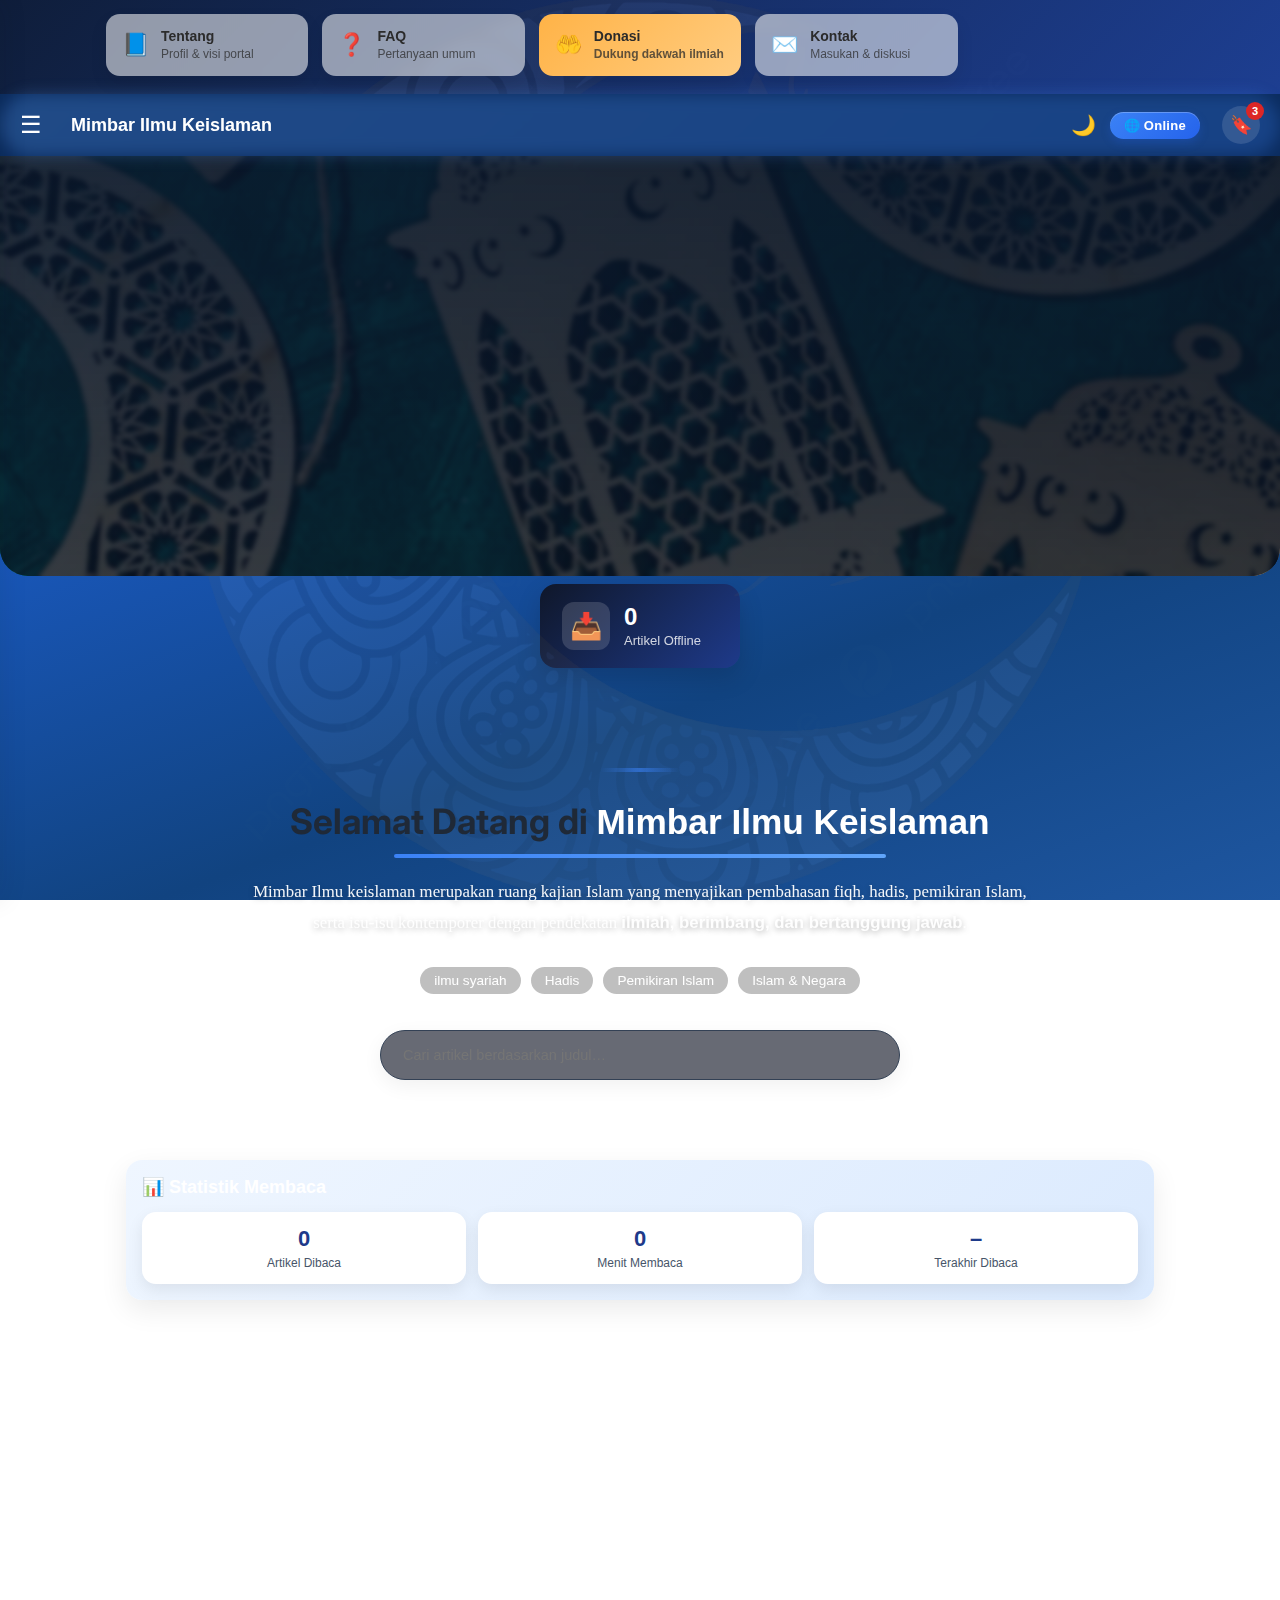
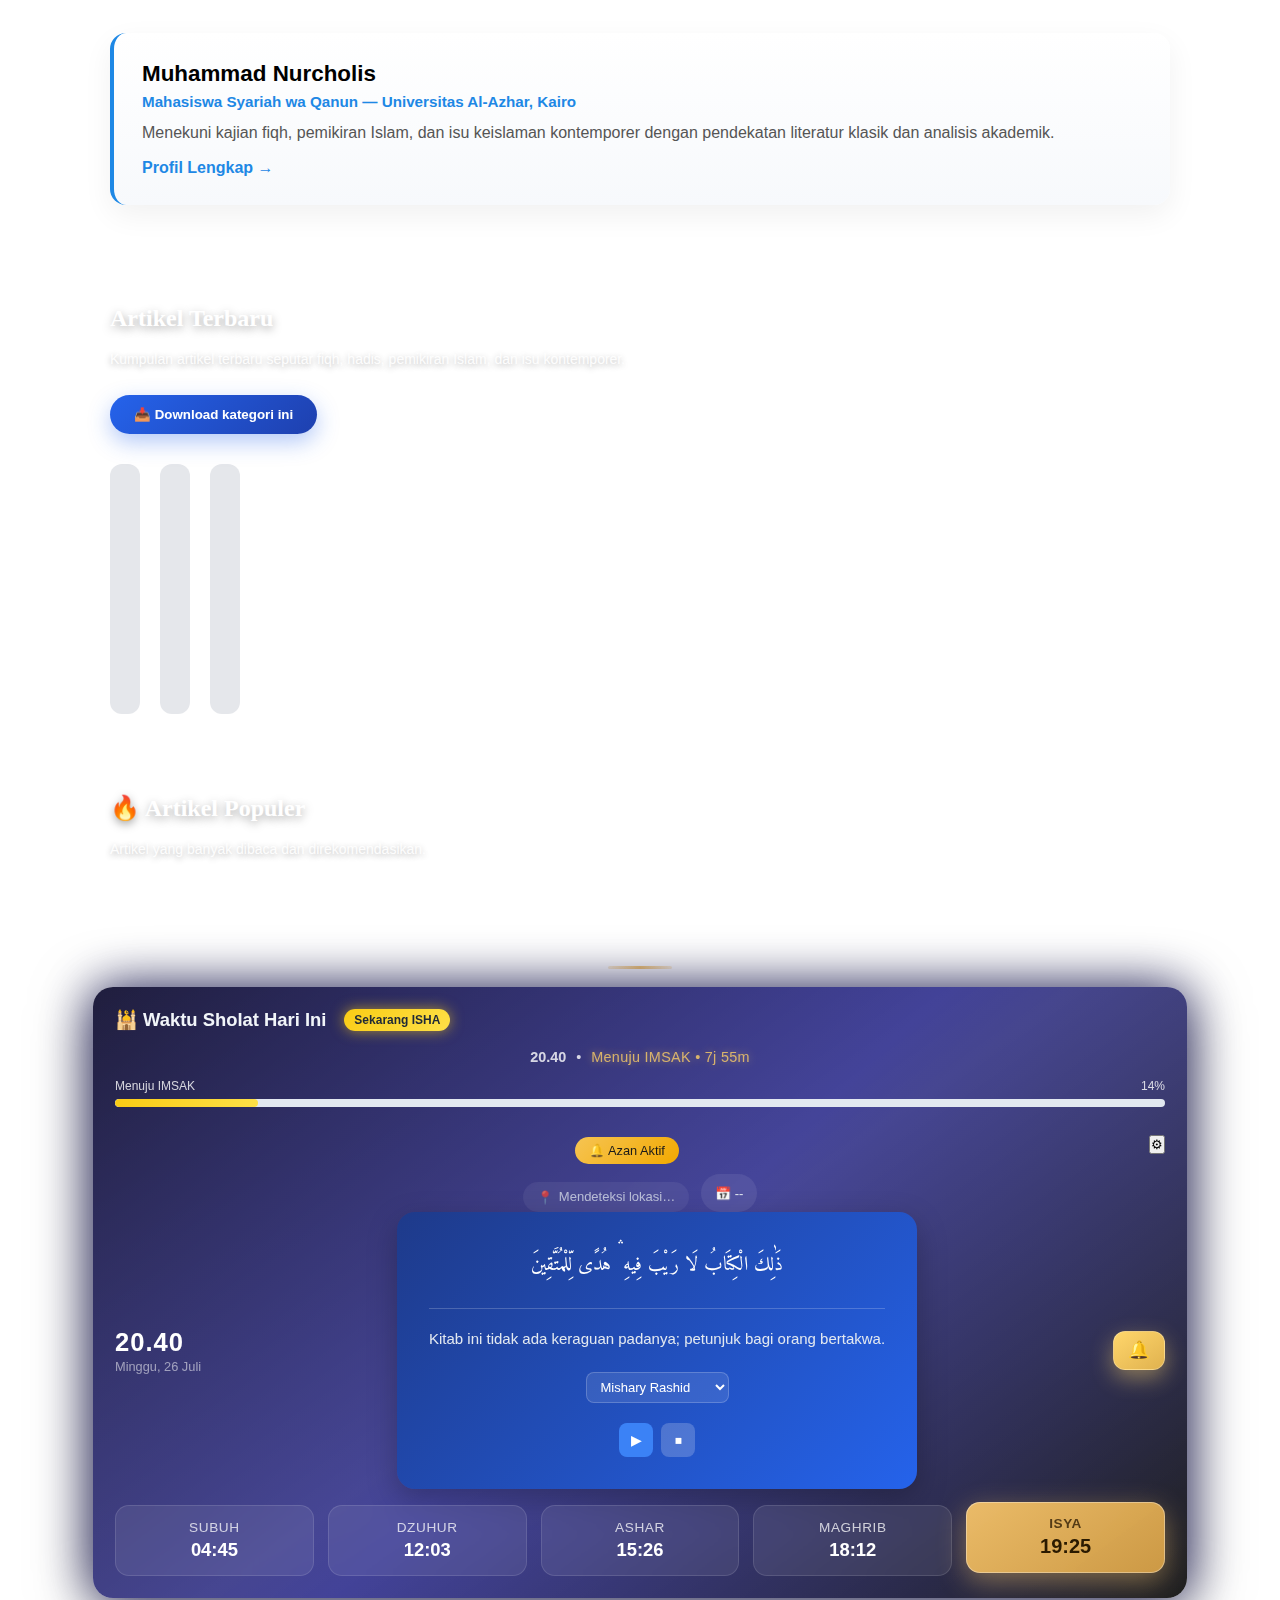
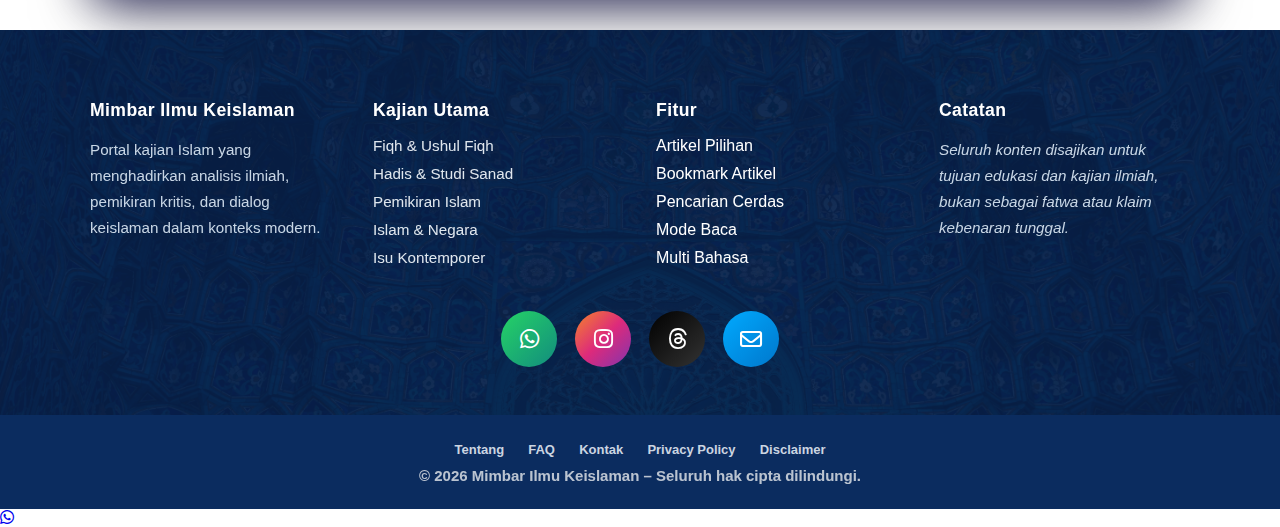
<file: index.html>
<!DOCTYPE html>
<html lang="id">
<head>
  <meta charset="UTF-8">
  <meta name="viewport" content="width=device-width, initial-scale=1.0">
  <title>Mimbar Ilmu Keislaman</title>

  <meta name="description" content="Portal kajian Islam berbasis literatur ilmiah, fiqh, hadis, dan pemikiran Islam kontemporer.">
  <meta name="keywords" content="kajian islam, fiqh, hadis, pemikiran islam, artikel islam, ilmu islam">
  <meta name="author" content="Mimbar Ilmu Keislaman">

  <!-- Open Graph -->
  <meta property="og:title" content="Mimbar Ilmu Keislaman">
  <meta property="og:description" content="Portal kajian Islam berbasis literatur ilmiah.">
  <meta property="og:type" content="website">
  <meta property="og:image" content="assets/img/preview.jpg">

  <!-- SCHEMA WEBSITE -->
<script type="application/ld+json">
{
  "@context": "https://schema.org",
  "@type": "WebSite",
  "name": "Mimbar Ilmu Keislaman",
  "url": "https://islamic-portal.vercel.app/",
  "description": "Portal kajian Islam berbasis literatur ilmiah, fiqh, hadis, dan pemikiran Islam kontemporer.",
  "inLanguage": "id",
  "publisher": {
    "@type": "Organization",
    "name": "Mimbar Ilmu Keislaman"
  }
}
</script>

 <!-- Google tag (gtag.js) -->
<script async src="https://www.googletagmanager.com/gtag/js?id=G-WGG5REMSC6"></script>
<script>
  window.dataLayer = window.dataLayer || [];
  function gtag(){dataLayer.push(arguments);}
  gtag('js', new Date());

  gtag('config', 'G-WGG5REMSC6');
</script>

   <link rel="icon" href="favicon.ico" type="image/x-icon">
<link rel="manifest" href="manifest.json">
<meta name="theme-color" content="#1e3a8a">
  <link rel="stylesheet" href="css/style.css">
   <link href="https://fonts.googleapis.com/css2?family=Amiri:wght@400;700&display=swap" rel="stylesheet">
  <link href="https://fonts.googleapis.com/css2?family=Playfair+Display:wght@600;700&family=Inter:wght@400;500;600&family=Amiri&display=swap" rel="stylesheet">
  <link rel="stylesheet" href="https://cdnjs.cloudflare.com/ajax/libs/font-awesome/6.5.0/css/all.min.css">
</head>


<body>

<!-- TOP QUICK MENU (DI ATAS NAV, NEMPEL) -->
<section class="quick-menu">
  <div class="quick-menu-inner">

    <a href="about.html" class="quick-card">
      <span class="icon">📘</span>
      <div>
        <strong>Tentang</strong>
        <small>Profil & visi portal</small>
      </div>
    </a>

    <a href="faq.html" class="quick-card">
      <span class="icon">❓</span>
      <div>
        <strong>FAQ</strong>
        <small>Pertanyaan umum</small>
      </div>
    </a>

    <a href="donasi.html" class="quick-card highlight">
      <span class="icon">🤲</span>
      <div>
        <strong>Donasi</strong>
        <small>Dukung dakwah ilmiah</small>
      </div>
    </a>

    <a href="kontak.html" class="quick-card">
      <span class="icon">✉️</span>
      <div>
        <strong>Kontak</strong>
        <small>Masukan & diskusi</small>
      </div>
    </a>

  </div>
</section>

  <!-- NAVBAR -->
  <header class="navbar">
    <button id="menuBtn" class="menu-btn">&#9776;</button>
    <h1 class="logo">Mimbar Ilmu Keislaman</h1>
    <button id="themeToggle" class="theme-toggle">🌙</button>
    <span id="offline-indicator" class="offline-indicator">
  🌐 Online
    </span>
      <a href="bookmark.html" class="nav-bookmark-icon">🔖 <span class="bookmark-count">3</span></a>
  </header>

<!-- HERO / SELAMAT DATANG -->
<section class="hero">
  <div class="hero-overlay"></div>

 <div class="hero-content">
  <h1 class="hero-title">Mimbar Ilmu Keislaman</h1>

  <p id="hero-subtitle" class="hero-text">
    Ruang kajian Islam yang membahas fiqh, hadis, dan pemikiran
    keislaman dalam konteks zaman modern secara ilmiah dan mendalam.
  </p>

  <p class="hero-tagline hero-text">
    Portal kajian Islam berbasis literatur, analisis ilmiah,
dan refleksi pemikiran kontemporer
  </p>

  <div class="hero-buttons hero-cta">
    <a href="#articles-container" class="btn-primary">📖 Mulai Membaca</a>
    <a href="#featured-article" class="btn-secondary">⭐ Artikel Pilihan</a>
  </div>

    <div class="hero-featured-mini">
      🔥 Artikel Pilihan:
      <a href="#" id="hero-featured-title">Memuat...</a>
    </div>
  </div>
</section>

<!-- STATISTIK OFFLINE -->
<section class="home-stats">
  <div class="stat-card">
    <div class="stat-icon">📥</div>
    <div class="stat-info">
      <span id="stat-offline">0</span>
      <small>Artikel Offline</small>
    </div>
  </div>
</section>

  <!-- MAIN CONTENT -->
  <main class="content">

    <section class="welcome">
  <h2 class="welcome-title">
    Selamat Datang di <span>Mimbar Ilmu Keislaman</span>
  </h2>

  <p class="welcome-desc">
    Mimbar Ilmu keislaman merupakan ruang kajian Islam yang menyajikan pembahasan
    fiqh, hadis, pemikiran Islam, serta isu-isu kontemporer dengan pendekatan
    <strong>ilmiah, berimbang, dan bertanggung jawab</strong>.
  </p>

  <div class="welcome-topics">
    <span>ilmu syariah</span>
    <span>Hadis</span>
    <span>Pemikiran Islam</span>
    <span>Islam & Negara</span>
  </div>

  <!-- SEARCH (ID TETAP, JS AMAN) -->
  <div class="welcome-search">
    <input
      type="text"
      id="searchInput"
      placeholder="Cari artikel berdasarkan judul…"
    />
  </div>
</section>

<section id="last-reading" class="last-reading" style="display:none;">
  <h2>📖 Lanjutkan Membaca</h2>
  <div id="last-reading-card"></div>
</section>

<section class="reader-stats" id="reader-stats">
  <h3>📊 Statistik Membaca</h3>
  <div class="stats-grid">
    <div class="stat-box">
      <span id="stat-articles">0</span>
      <p>Artikel Dibaca</p>
    </div>

    <div class="stat-box">
      <span id="stat-time">0</span>
      <p>Menit Membaca</p>
    </div>

    <div class="stat-box">
      <span id="stat-last">–</span>
      <p>Terakhir Dibaca</p>
    </div>
  </div>
</section>

<section class="intro-values">
  <div class="values-inner">

    <div class="value-item">
      <h3>Landasan Keilmuan</h3>
      <p>
        Setiap tulisan disusun dengan rujukan literatur dan metodologi yang
        dapat dipertanggungjawabkan secara akademik.
      </p>
    </div>

    <div class="value-item">
      <h3>Konteks Kontemporer</h3>
      <p>
        Islam dibahas dalam relasinya dengan realitas sosial, politik, dan
        intelektual masa kini secara proporsional.
      </p>
    </div>

  </div>
</section>


<section class="author-preview">

  <div class="author-preview-card">

    <h3 class="author-name">
      Muhammad Nurcholis
    </h3>

    <p class="author-cred">
      Mahasiswa Syariah wa Qanun — Universitas Al-Azhar, Kairo
    </p>

    <p class="author-desc">
      Menekuni kajian fiqh, pemikiran Islam, dan isu keislaman kontemporer
      dengan pendekatan literatur klasik dan analisis akademik.
    </p>

    <a href="about.html" class="author-btn">
      Profil Lengkap →
    </a>

  </div>

</section>

</section>



<!-- FEATURED ARTICLE -->
<section id="featured-article" class="featured-section" style="display:none;">
  <a id="featured-link" class="featured-card">
    <img id="featured-thumb" class="featured-thumb" alt="">

    <div class="featured-content">
      <span id="featured-category" class="category"></span>
      <h2 id="featured-title"></h2>
      <p id="featured-excerpt"></p>
      <span class="featured-cta">Baca Artikel →</span>
    </div>
  </a>
</section>


    <!-- LIST ARTIKEL -->
   <section class="articles" id="articles">
  <div class="section-header">
    <h2>Artikel Terbaru</h2>
    <p class="section-subtitle">
      Kumpulan artikel terbaru seputar fiqh, hadis, pemikiran Islam, dan isu kontemporer.
    </p>

    <button id="download-category" class="btn-premium">
    📥 Download kategori ini
  </button>

  <div id="download-progress" class="download-progress" style="display:none;">
  <div class="progress-bar">
    <div id="progress-fill"></div>
  </div>
  <span id="progress-text">0%</span>
</div>
  </div>

  <div id="articles-container">

    <!-- empty state -->
    <p id="empty-state" style="display:none; text-align:center; color:#666; margin-top:40px;">
      😕 Artikel tidak ditemukan
    </p>
  
    <!-- skeleton sementara -->
    <div class="skeleton-card">
      <div class="skeleton-thumb"></div>
      <div class="skeleton-line"></div>
      <div class="skeleton-line short"></div>
    </div>

    <div class="skeleton-card">
      <div class="skeleton-thumb"></div>
      <div class="skeleton-line"></div>
      <div class="skeleton-line short"></div>
    </div>

    <div class="skeleton-card">
      <div class="skeleton-thumb"></div>
      <div class="skeleton-line"></div>
      <div class="skeleton-line short"></div>
    </div>
  </div>
</section>
</section>


<!-- ===================== -->
<!-- ARTIKEL POPULER -->
<!-- ===================== -->
<section class="articles popular-section">
  <div class="section-header">
    <h2>🔥 Artikel Populer</h2>
    <p class="section-subtitle">
      Artikel yang banyak dibaca dan direkomendasikan.
    </p>
  </div>

  <div id="popular-container" class="articles-grid"></div>
</section>

<!-- ===================== -->
<!-- ARTIKEL OFFLINE -->
<!-- ===================== -->
<section id="offline-section" class="offline-section" style="display:none;">
  <div class="section-header">
    <h2>📥 Artikel Offline</h2>
    <a href="offline.html" class="see-all">Lihat Semua</a>
  </div>

  <div id="offline-home-list" class="cards"></div>
</section>
  </main>


 <!-- SIDEBAR -->
<aside id="sidebar" class="sidebar">
  <ul class="sidebar-menu">

    <!-- SEMUA -->
    <li class="single-item">
      <a href="#" data-filter="all" class="sidebar-link">
        <span class="icon">📚</span>
        <span class="text">Semua Artikel</span>
        <span class="badge" data-count="all">0</span>
      </a>
    </li>

   <li class="has-children">
  <button class="sidebar-toggle">
    📕 Ilmu Syariah
    <span class="badge" data-count="ilmusyariah">0</span>
  </button>

  <ul class="submenu">

    <!-- FIQH -->
    <li class="has-children">
      <button class="sidebar-toggle">
        📘 Fiqh
        <span class="badge" data-count="fiqh">0</span>
      </button>
      <ul class="submenu">
        <li>
          <a href="#" data-filter="fiqhibadah">
            Fiqh Ibadah
            <span class="badge" data-count="fiqhibadah">0</span>
          </a>
        </li>
        <li>
          <a href="#" data-filter="fiqhmuamalah">
            Fiqh Muamalah
            <span class="badge" data-count="fiqhmuamalah">0</span>
          </a>
        </li>
      </ul>
    </li>

    <!-- USHUL FIQH -->
    <li class="has-children">
      <button class="sidebar-toggle">
        📗 Ushul Fiqh
        <span class="badge" data-count="ushulfiqh">0</span>
      </button>
      <ul class="submenu">
        <li>
          <a href="#" data-filter="maqashidsyariah">
            Maqashid Syariah
            <span class="badge" data-count="maqashidsyariah">0</span>
          </a>
        </li>
      </ul>
    </li>

  </ul>
</li>


    <!-- HADIS -->
    <li class="has-children">
      <button class="sidebar-toggle">
        <span class="icon">📜</span>
        <span class="text">Hadis</span>
        <span class="badge" data-count="hadis">0</span>
      </button>
      <ul class="submenu">
        <li><a href="#" data-filter="hadis-mustolah">Mustolah Hadis</a></li>
        <li><a href="#" data-filter="hadis-ulumul">Ulumul Hadis</a></li>
         <li><a href="#" data-filter="syama'il">Syama'il</a></li>
      </ul>
    </li>

    <!-- PEMIKIRAN -->
    <li class="has-children">
      <button class="sidebar-toggle">
        <span class="icon">🧠</span>
        <span class="text">Pemikiran Islam</span>
        <span class="badge" data-count="pemikiran">0</span>
      </button>
      <ul class="submenu">
        <li><a href="#" data-filter="pemikiran-klasik">Klasik</a></li>
        <li><a href="#" data-filter="pemikiran-modern">Modern</a></li>
      </ul>
    </li>

    <!-- IBADAH -->
<li class="has-children">
  <button class="sidebar-toggle">
    <span class="icon">🕌</span>
    <span class="text">Ibadah</span>
    <span class="badge" data-count="ibadah">0</span>
  </button>

  <ul class="submenu">
    <li><a href="#" data-filter="ibadah-shalat">Shalat</a></li>
    <li><a href="#" data-filter="ibadah-puasa">Puasa</a></li>
    <li><a href="#" data-filter="ibadah-zakat">Zakat & Sedekah</a></li>
    <li><a href="#" data-filter="ibadah-haji">Haji & Umrah</a></li>
    <li><a href="#" data-filter="ibadah-dzikir">Doa & Dzikir</a></li>
    <li><a href="#" data-filter="ibadah-fadilah">Fadilah Ibadah</a></li>
  </ul>
</li>

<!-- AL-QUR'AN & TAFSIR -->
<li class="has-children">
  <button class="sidebar-toggle">
    <span class="icon">📖</span>
    <span class="text">Al-Qur’an & Tafsir</span>
    <span class="badge" data-count="quran">0</span>
  </button>

  <ul class="submenu">
    <li><a href="#" data-filter="quran-tafsir-ayat">Tafsir Ayat</a></li>
    <li><a href="#" data-filter="quran-tafsir-surah">Tafsir Surah</a></li>
    <li><a href="#" data-filter="quran-tematik">Tafsir Tematik</a></li>
    <li><a href="#" data-filter="quran-ulumul">Ulumul Qur’an</a></li>
    <li><a href="#" data-filter="quran-fadilah">Fadilah Al-Qur’an</a></li>
  </ul>
</li>

    <!-- POLITIK / ISLAM & NEGARA -->
    <li class="has-children">
      <button class="sidebar-toggle">
        <span class="icon">🏛️</span>
        <span class="text">Islam & Negara</span>
        <span class="badge" data-count="politik">0</span>
      </button>
      <ul class="submenu">
        <li><a href="#" data-filter="politik">Politik Islam</a></li>
        <li><a href="#" data-filter="khilafah">Khilafah</a></li>
        <li><a href="#" data-filter="negara">Negara & Syariah</a></li>
      </ul>
    </li>

<li class="has-children">
  <button class="sidebar-toggle">
    <span class="icon">🎓</span>
    <span class="text">Pendidikan & Bahasa Arab</span>
    <span class="badge" data-count="keilmuan">0</span>
  </button>
  <ul class="submenu">
    <li><a href="#" data-filter="bahasa-arab">Inovasi Pembelajaran</a></li>
    <li><a href="#" data-filter="pengembangan-bahan-ajar">Pengembangan Bahan Ajar</a></li>
    <li><a href="#" data-filter="manajemen-pendidikan">Manajemen Pendidikan</a></li>
    <li><a href="#" data-filter="pendidikan-anak-usia-dini">Pendidikan Anak Usia Dini</a></li>
    <li><a href="#" data-filter="tradisi-keilmuan">Tradisi Keilmuan Islam</a></li>
  </ul>
</li>

<li class="has-children">
  <button class="sidebar-toggle">
    <span class="icon">🌍</span>
    <span class="text">Islam & Tantangan Zaman</span>
    <span class="badge" data-count="kontemporer">0</span>
  </button>
  <ul class="submenu">
    <li><a href="#" data-filter="etika-digital">Etika Digital</a></li>
    <li><a href="#" data-filter="politik-global">Politik Global</a></li>
    <li><a href="#" data-filter="gender">Gender & Keadilan</a></li>
    <li><a href="#" data-filter="ekonomi-modern">Ekonomi Syariah Modern</a></li>
  </ul>
</li>

<li class="has-children ramadhan-special">
  <button class="sidebar-toggle">
    <span class="icon">🌙</span>
    <span class="text">Ramadhan di Al-Azhar</span>
    <span class="badge" data-count="ramadhan">0</span>
  </button>
  <ul class="submenu">
    <li><a href="#" data-filter="catatan-ramadhan">Catatan Ramadhan</a></li>
    <li><a href="#" data-filter="tradisi-azhar">Tradisi Al-Azhar</a></li>
    <li><a href="#" data-filter="tadabbur">Tadabbur & Refleksi</a></li>
    <li><a href="#" data-filter="kehidupan-mahasiswa">Kehidupan Mahasantri</a></li>
  </ul>
</li>

<!-- ILMU KALAM -->
<li class="has-children">
  <button class="sidebar-toggle">
    <span class="icon">🧠</span>
    <span class="text">Ilmu Kalam</span>
    <span class="badge" data-count="kalam">0</span>
  </button>
  <ul class="submenu">
    <li><a href="#" data-filter="kalam-akidah">Akidah Islam</a></li>
    <li><a href="#" data-filter="kalam-klasik">Kalam Klasik</a></li>
    <li><a href="#" data-filter="kalam-modern">Kalam Modern</a></li>
  </ul>
</li>

<!-- TASAWUF -->
<li class="has-children">
  <button class="sidebar-toggle">
    <span class="icon">🧿</span>
    <span class="text">Tasawuf</span>
    <span class="badge" data-count="tasawuf">0</span>
  </button>
  <ul class="submenu">
    <li><a href="#" data-filter="tasawuf-akhlak">Akhlak & Tazkiyah</a></li>
    <li><a href="#" data-filter="tasawuf-tarekat">Tasawuf & Tarekat</a></li>
  </ul>
</li>

<!-- SIRAH NABAWIYAH -->
<li class="has-children">
  <button class="sidebar-toggle">
    <span class="icon">📜</span>
    <span class="text">Sirah Nabawiyah</span>
    <span class="badge" data-count="sirah">0</span>
  </button>
  <ul class="submenu">
    <li><a href="#" data-filter="sirah-makkiyah">Periode Makkiyah</a></li>
    <li><a href="#" data-filter="sirah-madaniyah">Periode Madaniyah</a></li>
  </ul>
</li>

<!-- PSIKOLOGI -->
<li class="has-children">
  <button class="sidebar-toggle">
    <span class="icon">🧠</span>
    <span class="text">Psikologi</span>
    <span class="badge" data-count="psikologi">0</span>
  </button>

  <ul class="submenu">
    <li><a href="#" data-filter="nafs-dalam-islam">Konsep Nafs dalam Islam</a></li>
    <li><a href="#" data-filter="psikologi-ibadah">Psikologi Ibadah</a></li>
    <li><a href="#" data-filter="tazkiyatun-nafs">Tazkiyatun Nafs</a></li>
    <li><a href="#" data-filter="psikologi-sosial">Psikologi Sosial</a></li>
    <li><a href="#" data-filter="psikologi-pendidikan">Psikologi Pendidikan</a></li>
    <li><a href="#" data-filter="kesehatan-mental">Kesehatan Mental</a></li>
  </ul>
</li>

<li class="single-item">
  <a href="offline.html" class="sidebar-link menu-offline">
    <span class="icon">📥</span>
    <span class="text">Artikel Offline</span>
    <span id="offline-count" class="badge">0</span>
  </a>
</li>

</ul>
</aside>


<!-- OVERLAY (WAJIB ADA) -->
<div id="overlay"></div>

    <div class="prayer-wrapper">
  <div class="prayer-box">

    <!-- TITLE -->
    <div class="prayer-title">
      🕌 Waktu Sholat Hari Ini
      <span id="prayer-status" class="prayer-status"></span>
    </div>

    <!-- CLOCK + NEXT -->
    <div class="prayer-meta">
      <span id="current-clock">--:--</span>
      <span class="divider">•</span>
      <span id="next-prayer">Menuju sholat berikutnya…</span>
    </div>

    <!-- PROGRESS -->
    <div class="prayer-progress">
      <div class="progress-label">
        <span id="progress-prayer-name">Menuju sholat berikutnya</span>
        <span id="progress-percent">0%</span>
      </div>
      <div class="progress-bar">
        <div class="progress-fill" id="prayer-progress-fill"></div>
      </div>
    </div>

  
    <!-- KONTROL UTAMA (SIMPLE) -->
<div class="prayer-controls-simple">
  <button id="azan-toggle" class="azan-toggle active">
    🔔 Azan Aktif
  </button>

  <button id="settings-toggle" class="settings-btn">
    ⚙
  </button>

  <!-- PANEL SETTINGS MASUK KE DALAM -->
  <div id="settings-panel" class="settings-panel">

    <div class="setting-item">
      <label for="azanTolerance">Toleransi Azan</label>
<select id="azanTolerance">
        <option value="0">Tepat waktu</option>
        <option value="1">1 menit</option>
        <option value="2">2 menit</option>
        <option value="3" selected>3 menit</option>
        <option value="5">5 menit</option>
      </select>
    </div>

    <div class="setting-item">
      <label for="notif-toggle">Notifikasi</label>
<button id="notif-toggle">🔔 Aktifkan Notifikasi</button>
    </div>

    <div class="setting-item">
      <label for="azan-volume">Volume Azan</label>
      <div class="volume-control">
        <button id="volume-toggle">🔊</button>
        <input
          type="range"
          id="azan-volume"
          min="0"
          max="1"
          step="0.01"
          value="1"
        >
      </div>
    </div>

    <div class="setting-item">
    <label for="muadzin-select">Suara Muadzin</label>
<select id="muadzin-select">
        <option value="mishary">Mishary Rashid</option>
        <option value="makkah">Masjidil Haram</option>
        <option value="madinah">Masjid Nabawi</option>
        <option value="egypt">Mesir</option>
      </select>
    </div>

  </div>
</div>


<div class="prayer-info-row">
  <div class="prayer-location">
    📍 <span id="prayer-city">Mendeteksi lokasi…</span>
  </div>
  <div class="prayer-hijri" id="hijri-date">
    📅 --
  </div>
</div>


    <!-- AUDIO -->
    <audio id="azan-audio" preload="auto">
      <source src="assets/audio/azan/mishary.mp3" type="audio/mpeg">
    </audio>

    <!-- DEV ONLY -->
    <div class="azan-extra-controls dev-only">
      <button id="test-azan">🧪 Test Azan</button>
      <button id="azan-stop">⏹ Stop Azan</button>
      <div id="azan-status">
        ⏸ Tidak ada azan
      </div>
    </div>

    <!-- HEADER AYAT -->
    <div class="prayer-header">
      <div class="prayer-clock">
        <span id="current-time">--:--</span>
        <small id="current-date">--</small>
      </div>

      <div class="ayah-player">
        <p id="daily-ayah-arab"></p>
        <p id="daily-ayah-arti"></p>

       <select id="qari-select">
  <option value="mishary">Mishary Rashid</option>
  <option value="sudais">Sudais</option>
  <option value="maher">Maher Al Muaiqly</option>
</select>

        <div class="ayah-controls">
          <button id="daily-ayah-play">▶</button>
          <button id="daily-ayah-stop">⏹</button>
        </div>
      </div>

      <button id="alarm-toggle" class="alarm-btn" title="Alarm Adzan">
        🔔
      </button>
    </div>

    <!-- GRID WAKTU SHOLAT -->
    <div class="prayer-grid">
      <div class="prayer-item" id="prayer-fajr">
        <div class="prayer-name">Subuh</div>
        <div class="prayer-time" id="time-fajr">--:--</div>
      </div>

      <div class="prayer-item" id="prayer-dhuhr">
        <div class="prayer-name">Dzuhur</div>
        <div class="prayer-time" id="time-dhuhr">--:--</div>
      </div>

      <div class="prayer-item" id="prayer-asr">
        <div class="prayer-name">Ashar</div>
        <div class="prayer-time" id="time-asr">--:--</div>
      </div>

      <div class="prayer-item" id="prayer-maghrib">
        <div class="prayer-name">Maghrib</div>
        <div class="prayer-time" id="time-maghrib">--:--</div>
      </div>

      <div class="prayer-item" id="prayer-isha">
        <div class="prayer-name">Isya</div>
        <div class="prayer-time" id="time-isha">--:--</div>
      </div>
    </div>

  </div>
</div>

 <section class="prefooter">
  <div class="prefooter-overlay"></div>

  <div class="prefooter-inner">

    <!-- KOLOM 1 -->
    <div class="prefooter-col">
      <h4>Mimbar Ilmu Keislaman</h4>
      <p>
        Portal kajian Islam yang menghadirkan analisis ilmiah,
        pemikiran kritis, dan dialog keislaman dalam konteks modern.
      </p>
    </div>

    <!-- KOLOM 2 -->
    <div class="prefooter-col">
      <h4>Kajian Utama</h4>
      <ul>
      <li><a href="#" data-filter="fiqh">Fiqh & Ushul Fiqh</a></li>
<li><a href="#" data-filter="hadis">Hadis & Studi Sanad</a></li>
<li><a href="#" data-filter="pemikiran">Pemikiran Islam</a></li>
<li><a href="#" data-filter="politik">Islam & Negara</a></li>
<li><a href="#" data-filter="kontemporer">Isu Kontemporer</a></li>
</ul>
    </div>

    <!-- KOLOM 3 -->
    <div class="prefooter-col">
      <h4>Fitur</h4>
      <ul>
        <li>Artikel Pilihan</li>
        <li>Bookmark Artikel</li>
        <li>Pencarian Cerdas</li>
        <li>Mode Baca</li>
        <li>Multi Bahasa</li>
      </ul>
    </div>

    <!-- KOLOM 4 -->
    <div class="prefooter-col">
      <h4>Catatan</h4>
      <p class="prefooter-note">
        Seluruh konten disajikan untuk tujuan edukasi dan kajian ilmiah,
        bukan sebagai fatwa atau klaim kebenaran tunggal.
      </p>
    </div>

  </div>

  <!-- SOSIAL MEDIA (TENGAH BAWAH) -->
  <div class="prefooter-social">
    <a href="https://wa.me/6282124305278" aria-label="WhatsApp" target="_blank">
      <i class="fa-brands fa-whatsapp"></i>
    </a>
    <a href="https://instagram.com/nurcholism51" aria-label="Instagram" target="_blank">
      <i class="fa-brands fa-instagram"></i>
    </a>
   <a href="https://www.threads.net/@nurcholism51" aria-label="Threads" target="_blank">
  <i class="fa-brands fa-threads"></i>
</a>
    <a href="mailto:nurcholism51@gmail.com" aria-label="Email">
      <i class="fa-regular fa-envelope"></i>
    </a>
  </div>
</section>

  <footer class="site-footer">

  <div class="footer-links">
    <a href="about.html">Tentang</a>
    <a href="faq.html">FAQ</a>
    <a href="kontak.html">Kontak</a>
    <a href="privacy.html">Privacy Policy</a>
    <a href="disclaimer.html">Disclaimer</a>
  </div>

  <div class="footer-copy">
    © 2026 Mimbar Ilmu Keislaman – Seluruh hak cipta dilindungi.
  </div>

</footer>

<!-- FLOATING WHATSAPP -->
<a
  href="https://wa.me/6282124305278"
  class="floating-whatsapp"
  target="_blank"
  aria-label="Chat via WhatsApp"
>
  <i class="fa-brands fa-whatsapp"></i>
</a>

<!-- TOAST NOTIFICATION -->
<div id="toast" class="toast"></div>

 <script src="js/data.js"></script>
  <script src="js/article.js"></script>
  <script src="js/bookmark.js"></script>
  <script src="js/prayer.js"></script>
 
<div id="offline-toast" class="offline-toast">
  ⚠️ Anda sedang offline. Hanya artikel yang sudah diunduh yang bisa dibaca.
</div>

<script>
if ("serviceWorker" in navigator) {
  window.addEventListener("load", () => {
    navigator.serviceWorker.register("./sw.js");
  });
}
</script>

</body>

</html>
</file>
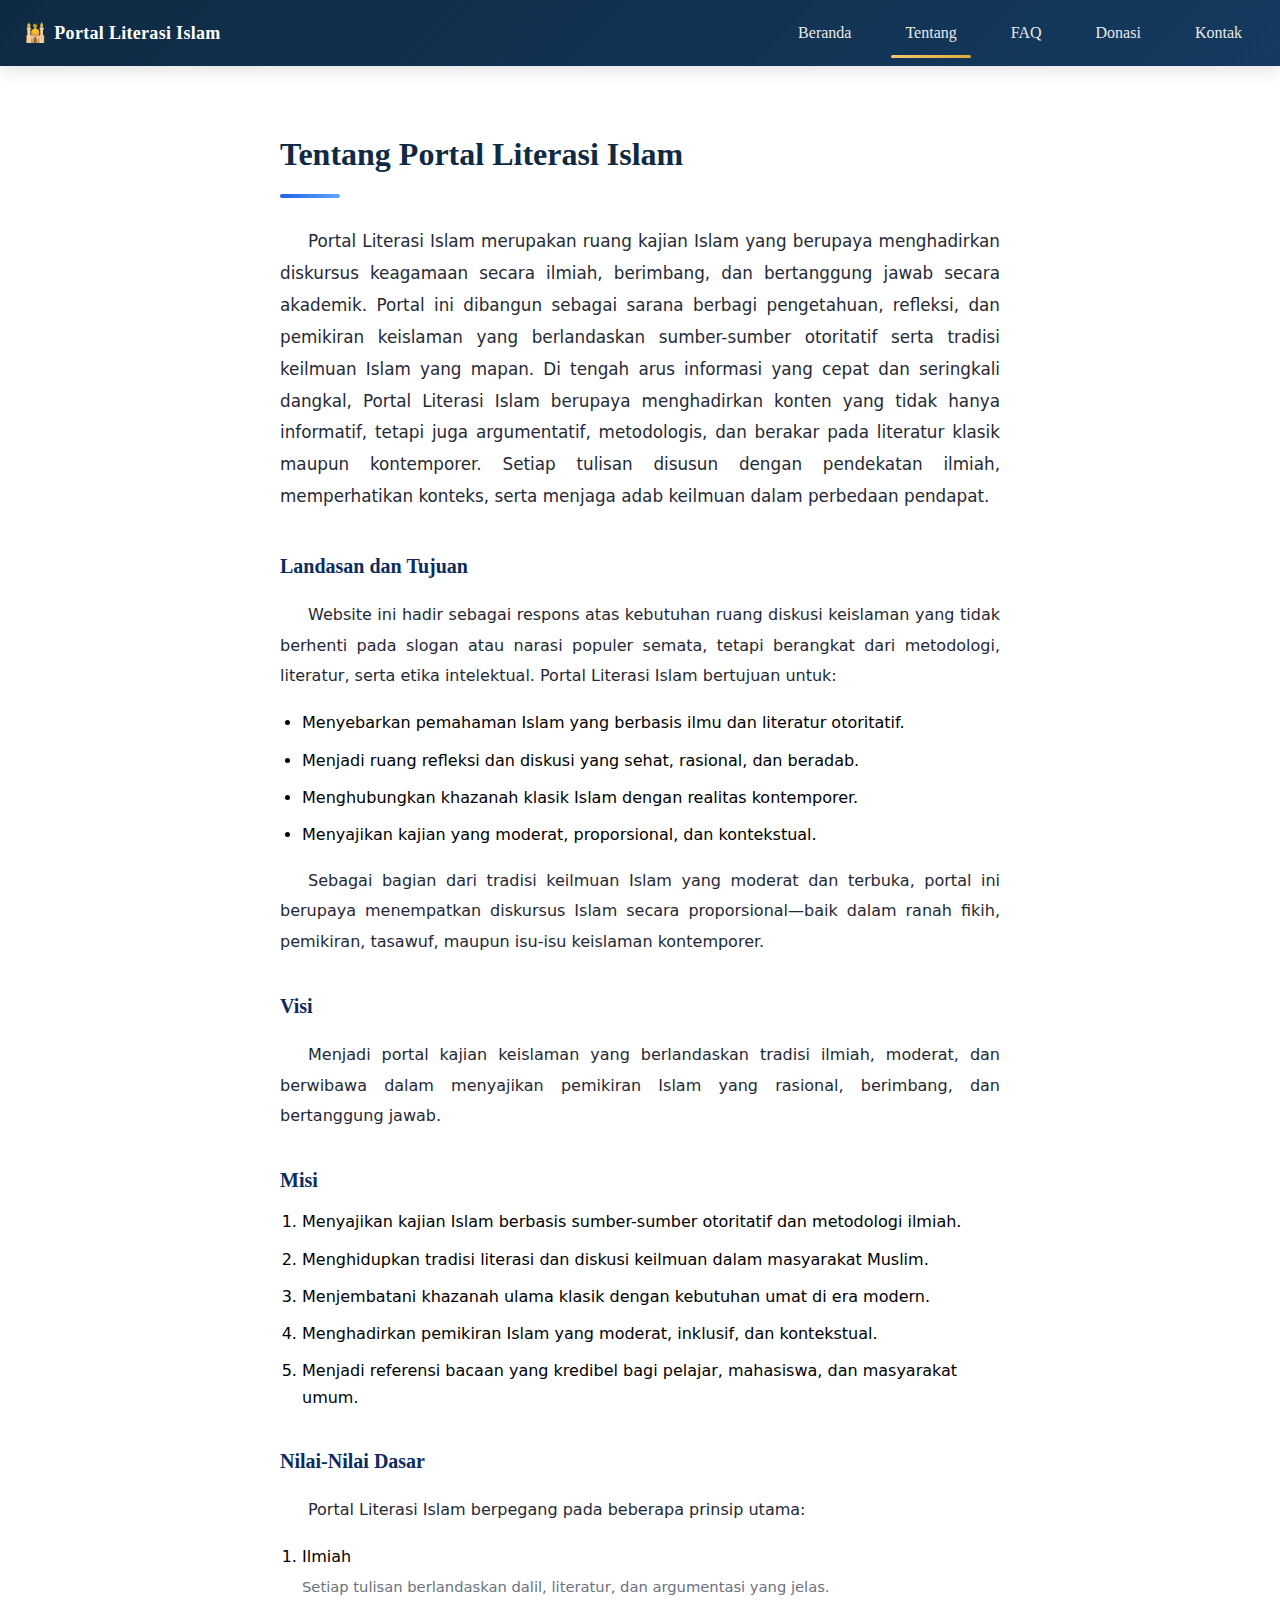
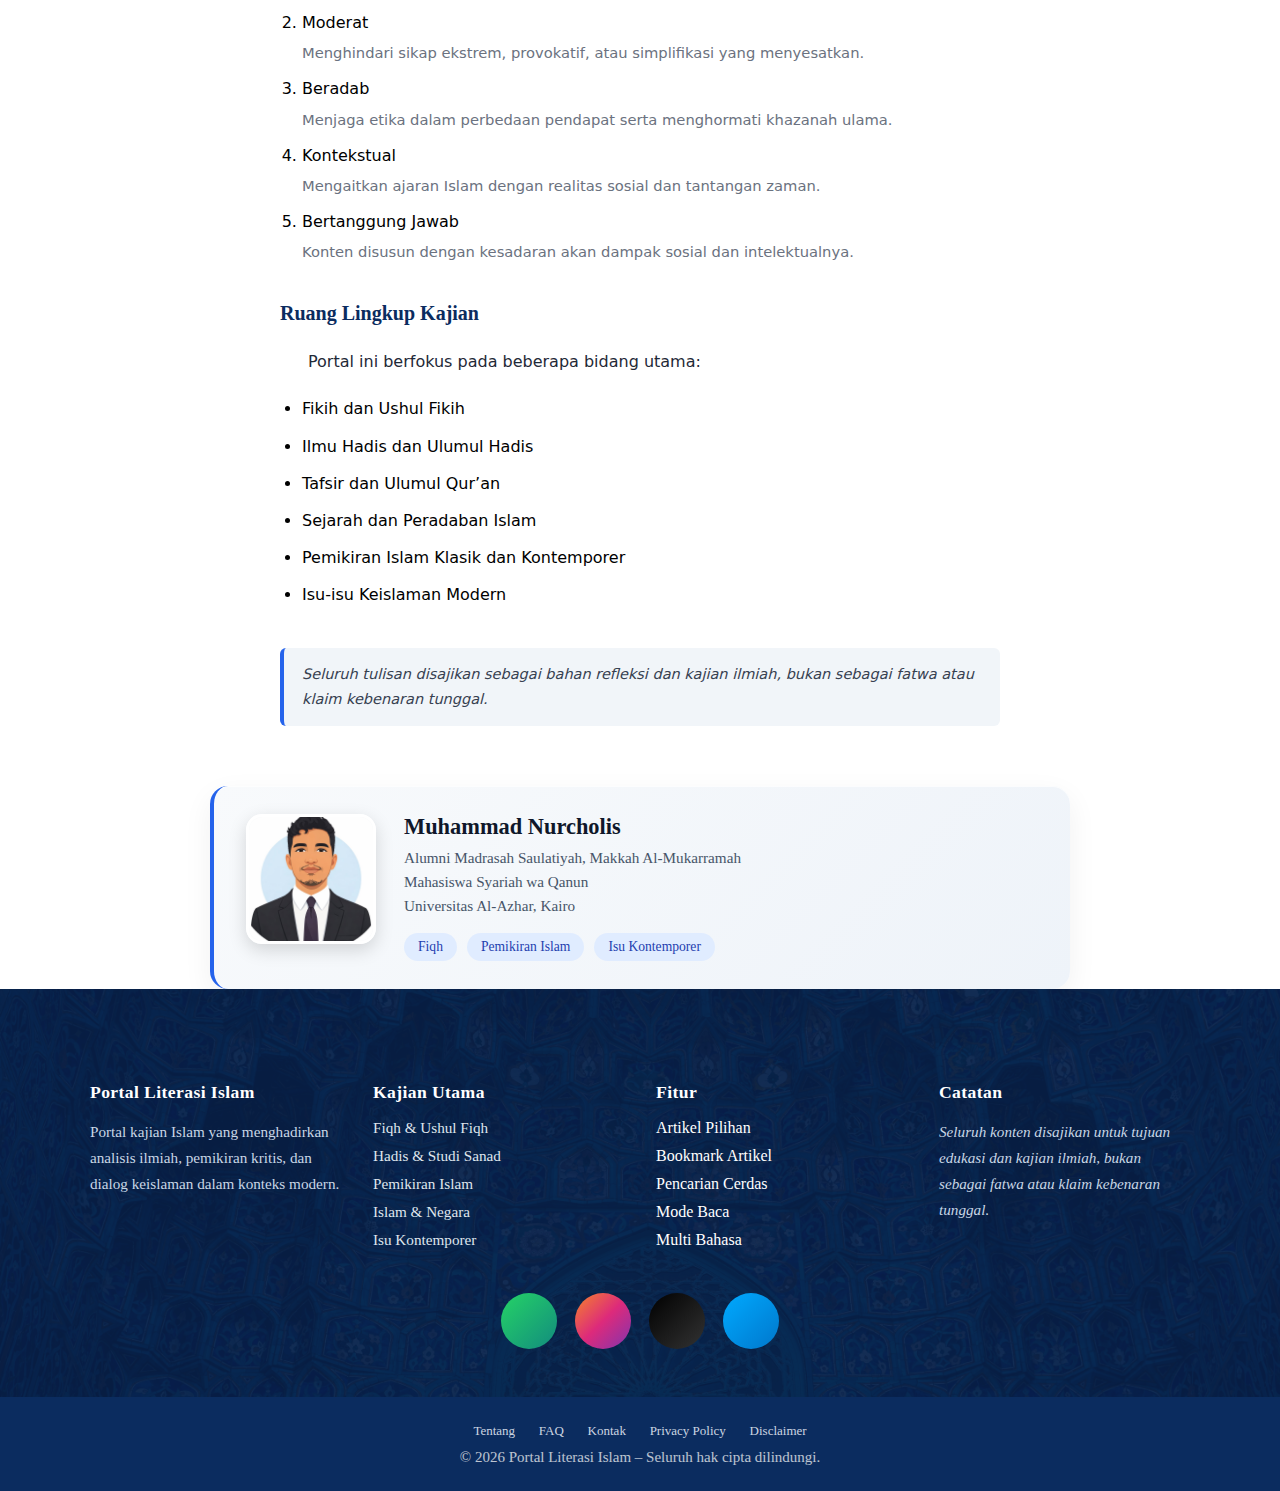
<file: about.html>
<!DOCTYPE html>
<html lang="id">
<head>
  <meta charset="UTF-8">
  <link href="https://fonts.googleapis.com/css2?family=Playfair+Display:wght@600;700&family=Inter:wght@400;500;600&family=Amiri&display=swap" rel="stylesheet">
  <link rel="stylesheet" href="https://cdnjs.cloudflare.com/ajax/libs/font-awesome/6.5.0/css/all.min.css">
  <meta name="viewport" content="width=device-width, initial-scale=1.0">
  <title>Tentang | Portal Literasi Islam</title>

  <!-- Google tag (gtag.js) -->
<script async src="https://www.googletagmanager.com/gtag/js?id=G-FD9932Y04M"></script>
<script>
  window.dataLayer = window.dataLayer || [];
  function gtag(){dataLayer.push(arguments);}
  gtag('js', new Date());

  gtag('config', 'G-FD9932Y04M');
</script>

   <link rel="icon" href="favicon.ico" type="image/x-icon">
  <link rel="stylesheet" href="css/pages.css">
</head>
<body>

<header class="navbar">
  <div class="nav-inner">
    <div class="nav-left">
      <a href="index.html" class="nav-brand">
        🕌 <span>Portal Literasi Islam</span>
      </a>
    </div>

    <nav class="nav-links">
      <a href="index.html">Beranda</a>
      <a href="about.html">Tentang</a>
      <a href="faq.html">FAQ</a>
      <a href="donasi.html">Donasi</a>
      <a href="kontak.html">Kontak</a>
    </nav>
  </div>
</header>

<!-- QUICK MENU -->
<!-- (paste quick menu di sini) -->

<main class="page">

  <h1 class="page-title">Tentang Portal Literasi Islam</h1>
  <div class="page-divider"></div>

  <p class="page-lead">
    Portal Literasi Islam merupakan ruang kajian Islam yang berupaya menghadirkan diskursus keagamaan secara ilmiah, berimbang, dan bertanggung jawab secara akademik. Portal ini dibangun sebagai sarana berbagi pengetahuan, refleksi, dan pemikiran keislaman yang berlandaskan sumber-sumber otoritatif serta tradisi keilmuan Islam yang mapan.
    Di tengah arus informasi yang cepat dan seringkali dangkal, Portal Literasi Islam berupaya menghadirkan konten yang tidak hanya informatif, tetapi juga argumentatif, metodologis, dan berakar pada literatur klasik maupun kontemporer. Setiap tulisan disusun dengan pendekatan ilmiah, memperhatikan konteks, serta menjaga adab keilmuan dalam perbedaan pendapat.
  </p>

  <section class="about-section">
    <h3>Landasan dan Tujuan</h3>
    <p>
      Website ini hadir sebagai respons atas kebutuhan ruang diskusi keislaman yang tidak berhenti pada slogan atau narasi populer semata, tetapi berangkat dari metodologi, literatur, serta etika intelektual.
      Portal Literasi Islam bertujuan untuk:
    </p>

    <ul>
  <li>Menyebarkan pemahaman Islam yang berbasis ilmu dan literatur otoritatif.</li>
  <li>Menjadi ruang refleksi dan diskusi yang sehat, rasional, dan beradab.</li>
  <li>Menghubungkan khazanah klasik Islam dengan realitas kontemporer.</li>
  <li>Menyajikan kajian yang moderat, proporsional, dan kontekstual.</li>
  </ul>

     <p>
     Sebagai bagian dari tradisi keilmuan Islam yang moderat dan terbuka, portal ini berupaya menempatkan diskursus Islam secara proporsional—baik dalam ranah fikih, pemikiran, tasawuf, maupun isu-isu keislaman kontemporer.
    </p>
    
     <h3>Visi</h3>
    <p>
        Menjadi portal kajian keislaman yang berlandaskan tradisi ilmiah, moderat, dan berwibawa dalam menyajikan pemikiran Islam yang rasional, berimbang, dan bertanggung jawab.
      </p>

      <h3>Misi</h3>
      <ol>
        <li>Menyajikan kajian Islam berbasis sumber-sumber otoritatif dan metodologi ilmiah.</li>
        <li>Menghidupkan tradisi literasi dan diskusi keilmuan dalam masyarakat Muslim.</li>
        <li>Menjembatani khazanah ulama klasik dengan kebutuhan umat di era modern.</li>
        <li>Menghadirkan pemikiran Islam yang moderat, inklusif, dan kontekstual.</li>
        <li>Menjadi referensi bacaan yang kredibel bagi pelajar, mahasiswa, dan masyarakat umum.</li>
      </ol>

      <h3>Nilai-Nilai Dasar</h3>
      <p>Portal Literasi Islam berpegang pada beberapa prinsip utama:</p>
      <ol>
  <li>
    Ilmiah<br>
    <span class="sub-text">Setiap tulisan berlandaskan dalil, literatur, dan argumentasi yang jelas.</span>
  </li>
  <li>
    Moderat<br>
    <span class="sub-text">Menghindari sikap ekstrem, provokatif, atau simplifikasi yang menyesatkan.</span>
  </li>
   <li>
   Beradab<br>
    <span class="sub-text">Menjaga etika dalam perbedaan pendapat serta menghormati khazanah ulama.</span>
  </li>
   <li>
   Kontekstual<br>
    <span class="sub-text">Mengaitkan ajaran Islam dengan realitas sosial dan tantangan zaman.</span>
  </li>
   <li>
    Bertanggung Jawab<br>
    <span class="sub-text">Konten disusun dengan kesadaran akan dampak sosial dan intelektualnya.</span>
  </li>
</ol>

      <h3>Ruang Lingkup Kajian</h3>
      <p>Portal ini berfokus pada beberapa bidang utama:</p>
      <ul>
      <li>Fikih dan Ushul Fikih</li>
      <li>Ilmu Hadis dan Ulumul Hadis</li>
      <li>Tafsir dan Ulumul Qur’an</li>
      <li>Sejarah dan Peradaban Islam</li>
      <li>Pemikiran Islam Klasik dan Kontemporer</li>
      <li>Isu-isu Keislaman Modern</li>
      </ul>
      </section>

  <section class="about-note">
    <blockquote>
      Seluruh tulisan disajikan sebagai bahan refleksi
      dan kajian ilmiah, bukan sebagai fatwa atau klaim
      kebenaran tunggal.
    </blockquote>
  </section>

</main>

<!-- PROFIL PENULIS BOX -->
<section class="author-section">
  <div class="author-card">

    <div class="author-photo">
      <img src="assets/images/author.jpg" alt="Muhammad Nurcholis">
    </div>

    <div class="author-info">
      <h3>Muhammad Nurcholis</h3>
      <span class="author-role">
        Alumni Madrasah Saulatiyah, Makkah Al-Mukarramah<br>
        Mahasiswa Syariah wa Qanun<br>
        Universitas Al-Azhar, Kairo
      </span>

      <div class="author-tags">
        <span>Fiqh</span>
        <span>Pemikiran Islam</span>
        <span>Isu Kontemporer</span>
      </div>
    </div>

  </div>
</section>

<section class="prefooter">
  <div class="prefooter-overlay"></div>

  <div class="prefooter-inner">

    <!-- KOLOM 1 -->
    <div class="prefooter-col">
      <h4>Portal Literasi Islam</h4>
      <p>
        Portal kajian Islam yang menghadirkan analisis ilmiah,
        pemikiran kritis, dan dialog keislaman dalam konteks modern.
      </p>
    </div>

    <!-- KOLOM 2 -->
    <div class="prefooter-col">
      <h4>Kajian Utama</h4>
      <ul>
        <li><a href="index.html?filter=fiqh">Fiqh & Ushul Fiqh</a></li>
<li><a href="index.html?filter=hadis">Hadis & Studi Sanad</a></li>
<li><a href="index.html?filter=pemikiran">Pemikiran Islam</a></li>
<li><a href="index.html?filter=politik">Islam & Negara</a></li>
<li><a href="index.html?filter=kontemporer">Isu Kontemporer</a></li>
      </ul>
    </div>

    <!-- KOLOM 3 -->
    <div class="prefooter-col">
      <h4>Fitur</h4>
      <ul>
        <li>Artikel Pilihan</li>
        <li>Bookmark Artikel</li>
        <li>Pencarian Cerdas</li>
        <li>Mode Baca</li>
        <li>Multi Bahasa</li>
      </ul>
    </div>

    <!-- KOLOM 4 -->
    <div class="prefooter-col">
      <h4>Catatan</h4>
      <p class="prefooter-note">
        Seluruh konten disajikan untuk tujuan edukasi dan kajian ilmiah,
        bukan sebagai fatwa atau klaim kebenaran tunggal.
      </p>
    </div>

  </div>

  <!-- SOSIAL MEDIA (TENGAH BAWAH) -->
  <div class="prefooter-social">
    <a href="https://wa.me/6282124305278" aria-label="WhatsApp" target="_blank">
      <i class="fa-brands fa-whatsapp"></i>
    </a>
    <a href="https://instagram.com/nurcholism51" aria-label="Instagram" target="_blank">
      <i class="fa-brands fa-instagram"></i>
    </a>
   <a href="https://www.threads.net/@nurcholism51" aria-label="Threads" target="_blank">
  <i class="fa-brands fa-threads"></i>
</a>
    <a href="mailto:nurcholism51@gmail.com" aria-label="Email">
      <i class="fa-regular fa-envelope"></i>
    </a>
  </div>
</section>

 <footer class="site-footer">

  <div class="footer-links">
    <a href="about.html">Tentang</a>
    <a href="faq.html">FAQ</a>
    <a href="kontak.html">Kontak</a>
    <a href="privacy.html">Privacy Policy</a>
    <a href="disclaimer.html">Disclaimer</a>
  </div>

  <div class="footer-copy">
    © 2026 Portal Literasi Islam – Seluruh hak cipta dilindungi.
  </div>

</footer>

<div id="google_translate_element" style="display:none;"></div>

<script>
function googleTranslateElementInit() {
  new google.translate.TranslateElement({
    pageLanguage: 'id',
    autoDisplay: false
  }, 'google_translate_element');
}
</script>

<script src="//translate.google.com/translate_a/element.js?cb=googleTranslateElementInit"></script>

<script src="js/nav-active.js"></script>
<script src="js/translate.js"></script>
<script src="js/sw-register.js"></script>
  
</body>
</html>
</file>
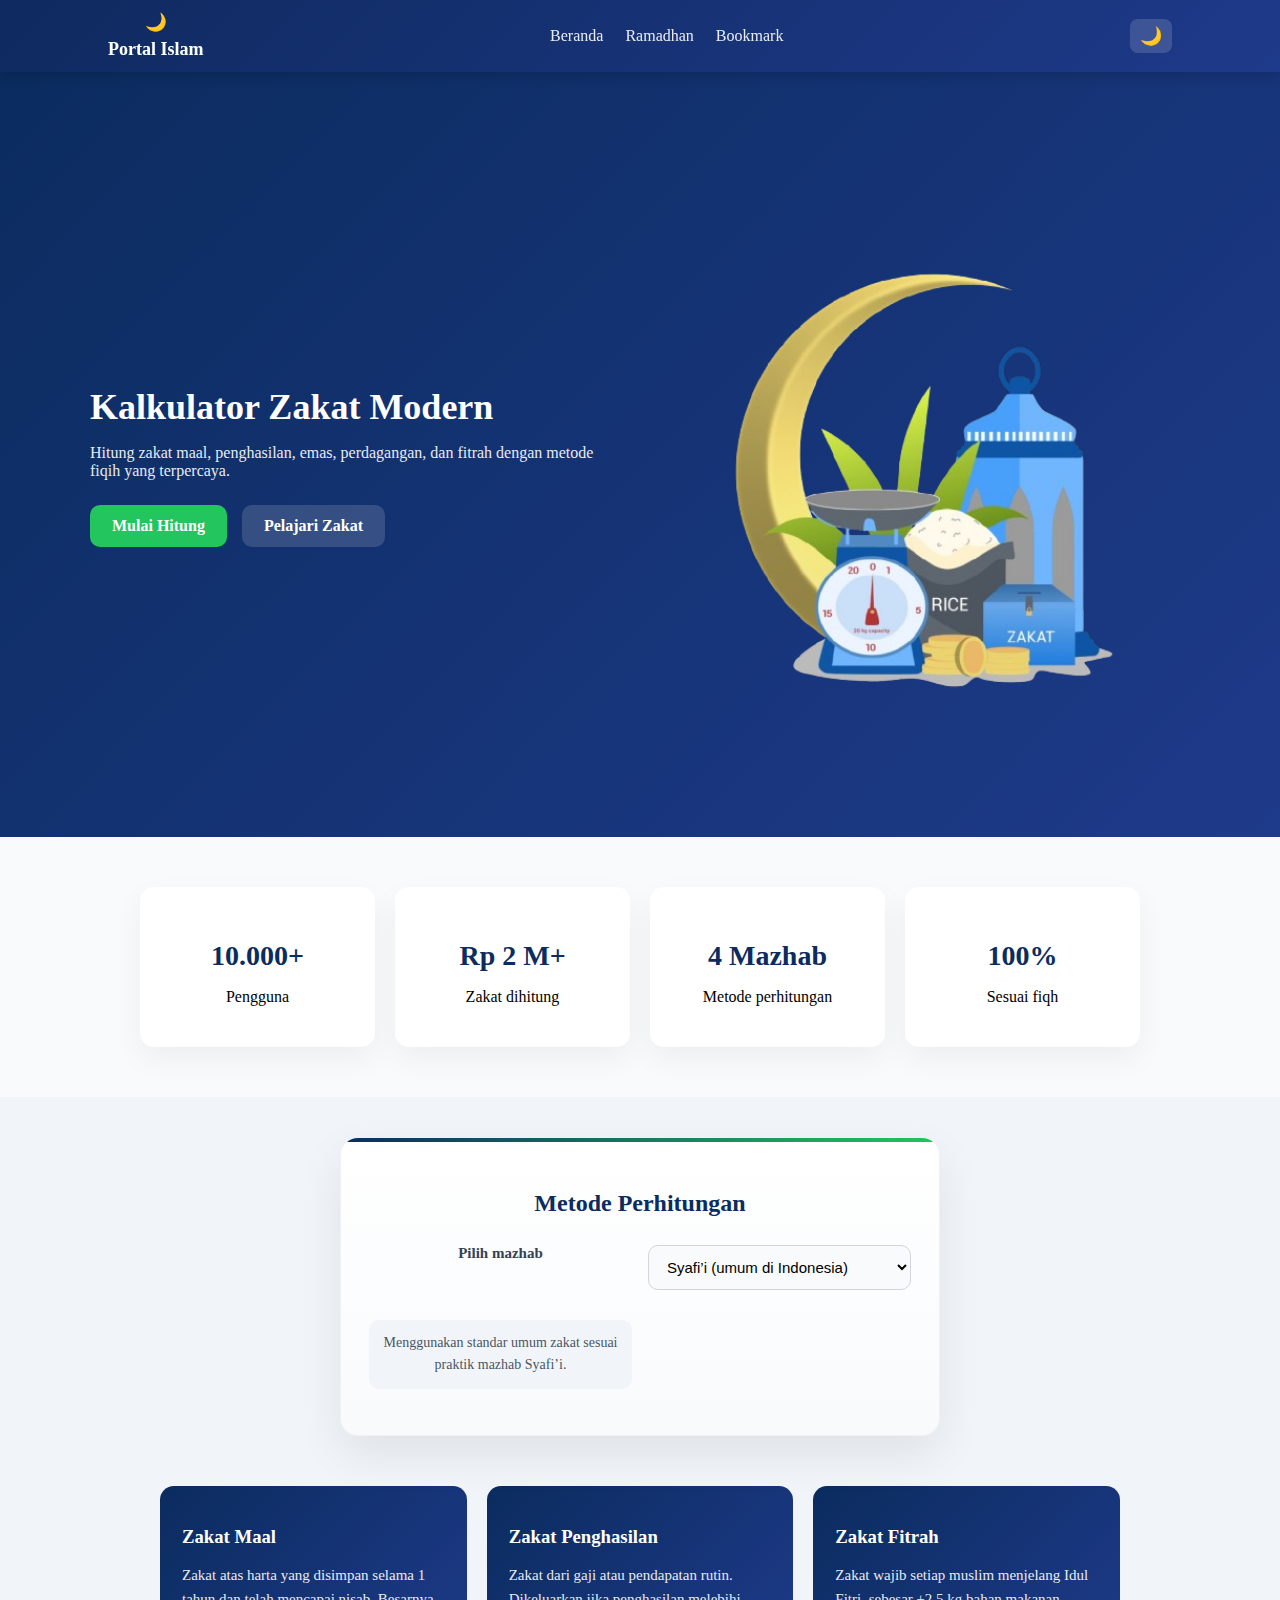
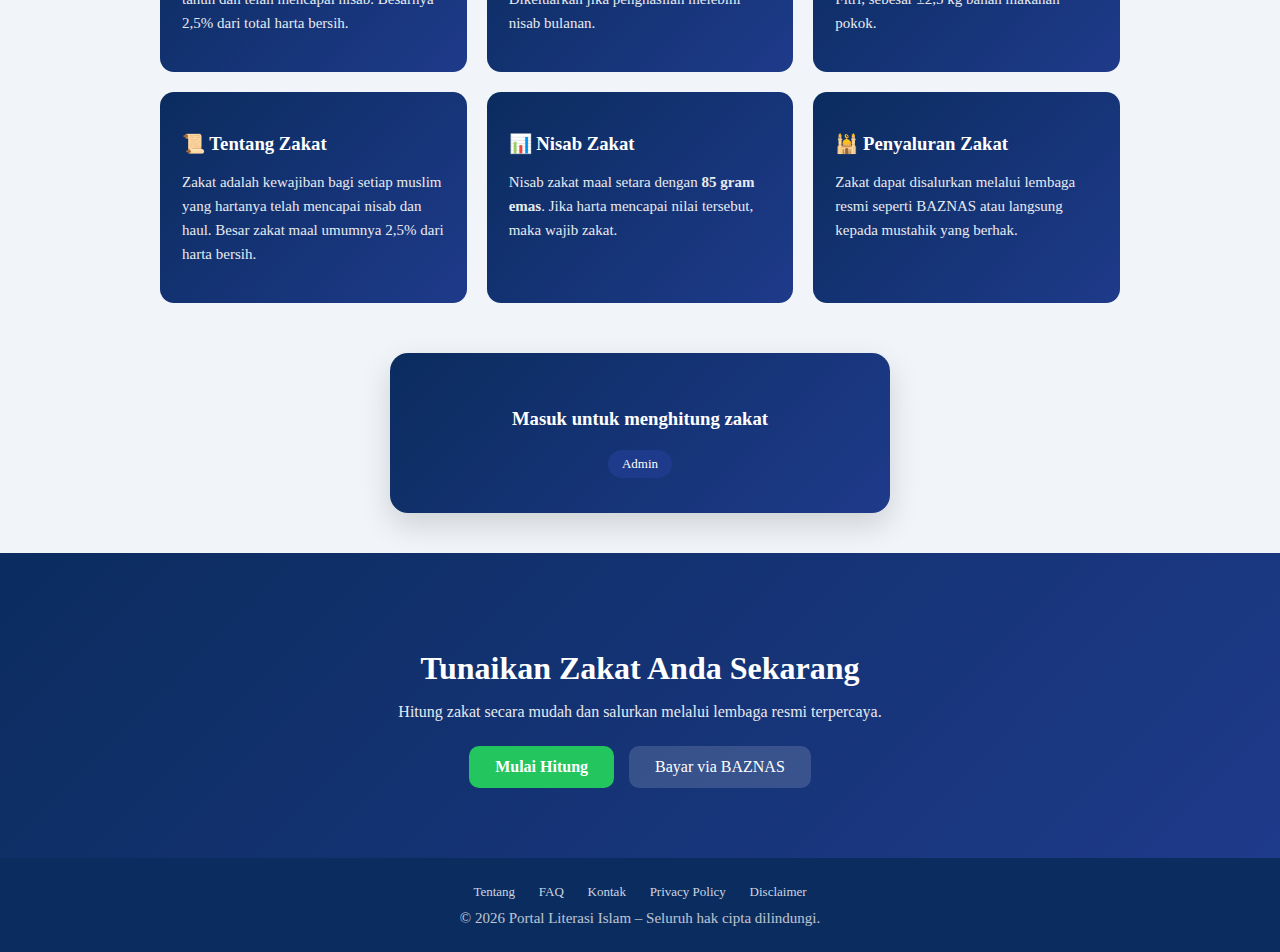
<file: admin.html>
<!DOCTYPE html>
<html lang="id">
<head>
  <meta charset="UTF-8">
  <meta name="viewport" content="width=device-width, initial-scale=1.0">
  <link rel="icon" href="favicon.ico" type="image/x-icon">
  <title>Dashboard Admin Zakat</title>

  <!-- Google tag (gtag.js) -->
<script async src="https://www.googletagmanager.com/gtag/js?id=G-FD9932Y04M"></script>
<script>
  window.dataLayer = window.dataLayer || [];
  function gtag(){dataLayer.push(arguments);}
  gtag('js', new Date());

  gtag('config', 'G-FD9932Y04M');
</script>

  <link rel="stylesheet" href="css/admin.css">
</head>

<nav class="main-navbar">
  <div class="nav-container">
    <div class="logo">
      <span class="logo-icon">🕌</span>
      <span class="logo-text">Zakat Portal</span>
    </div>

    <ul class="nav-menu">
      <li><a href="index.html">Beranda</a></li>
      <li><a href="zakat.html">Kalkulator Zakat</a></li>
      <li><a href="donasi.html">Donasi</a></li>
      <li><a href="about.html">Tentang</a></li>
      <li><a href="admin.html">Admin</a></li>
    </ul>
  </div>
</nav>

<body>


<div class="admin-header">
  <h1>Dashboard Zakat</h1>

  <div class="admin-actions">
    <select id="filter-type" class="filter-select">
      <option value="all">Semua Kategori</option>
      <option value="Zakat">Zakat</option>
      <option value="Donasi">Donasi</option>
      <option value="Fitrah">Fitrah</option>
    </select>

    <button class="export-btn" onclick="exportToExcel()">
      Export Excel
    </button>

    <button class="pdf-btn" onclick="exportToPDF()">
      Export PDF
    </button>

    <button class="reset-btn" onclick="resetAllData()">
      Reset Data
    </button>
  </div>
</div>

</div>
<div class="admin-stats">
  <div class="stat">
    <h2 id="total-users">0</h2>
    <p>Total Pengguna</p>
  </div>

  <div class="stat">
    <h2 id="total-zakat">Rp 0</h2>
    <p>Total Zakat</p>
  </div>
</div>

<h2>Riwayat Zakat</h2>
<table>
  <thead>
    <tr>
      <th>Nama</th>
      <th>Jenis</th>
      <th>Jumlah</th>
      <th>Tanggal</th>
    </tr>
  </thead>
  <tbody id="zakat-table">
  </tbody>
</table>

<div class="admin-chart">
  <h3>Grafik Zakat Bulanan</h3>
  <canvas id="monthlyChart"></canvas>
</div>

<section class="admin-dashboard">

  <!-- STAT CARDS -->
  <div class="admin-stats">
    <div class="stat-card">
      <span>Total Zakat</span>
      <h2 id="stat-total-zakat">Rp 0</h2>
    </div>

    <div class="stat-card">
      <span>Total Transaksi</span>
      <h2 id="stat-total-transaksi">0</h2>
    </div>

    <div class="stat-card">
      <span>Total User</span>
      <h2 id="stat-total-user">0</h2>
    </div>
  </div>

  <!-- FILTER -->
  <div class="admin-filters">
    <label>Dari:</label>
    <input type="date" id="filter-from">

    <label>Sampai:</label>
    <input type="date" id="filter-to">

    <button onclick="applyDateFilter()" class="filter-btn">
      Terapkan
    </button>
  </div>

  <!-- GRAFIK -->
  <div class="admin-charts">
    <canvas id="monthlyChart" height="120"></canvas>
    <canvas id="yearlyChart" height="120"></canvas>
  </div>

</section>

<footer class="main-footer">
  <div class="footer-container">

    <div class="footer-col">
      <h3>Zakat Portal</h3>
      <p>
        Platform kalkulator dan pengelolaan zakat modern
        untuk memudahkan umat menunaikan kewajiban.
      </p>
    </div>

    <div class="footer-col">
      <h4>Menu</h4>
      <ul>
        <li><a href="index.html">Beranda</a></li>
        <li><a href="zakat.html">Kalkulator</a></li>
        <li><a href="donasi.html">Donasi</a></li>
        <li><a href="about.html">Tentang</a></li>
      </ul>
    </div>

    <div class="footer-col">
      <h4>Kontak</h4>
      <p>Email: info@zakatportal.com</p>
      <p>WhatsApp: +62 812-0000-0000</p>
    </div>

  </div>

  <div class="footer-bottom">
    © 2026 Zakat Portal. All rights reserved.
  </div>
</footer>

<script src="https://cdn.jsdelivr.net/npm/chart.js"></script>

<script src="js/zakat.js"></script>
<script src="js/admin.js"></script>
  <script src="js/clean-url.js"></script>
 <script src="js/translate.js"></script>
  
  <div id="google_translate_element" style="display:none;"></div>

<script>
function googleTranslateElementInit() {
  new google.translate.TranslateElement({
    pageLanguage: 'id',
    autoDisplay: false
  }, 'google_translate_element');
}
</script>

<script src="//translate.google.com/translate_a/element.js?cb=googleTranslateElementInit"></script>
  
</body>
</html>
</file>
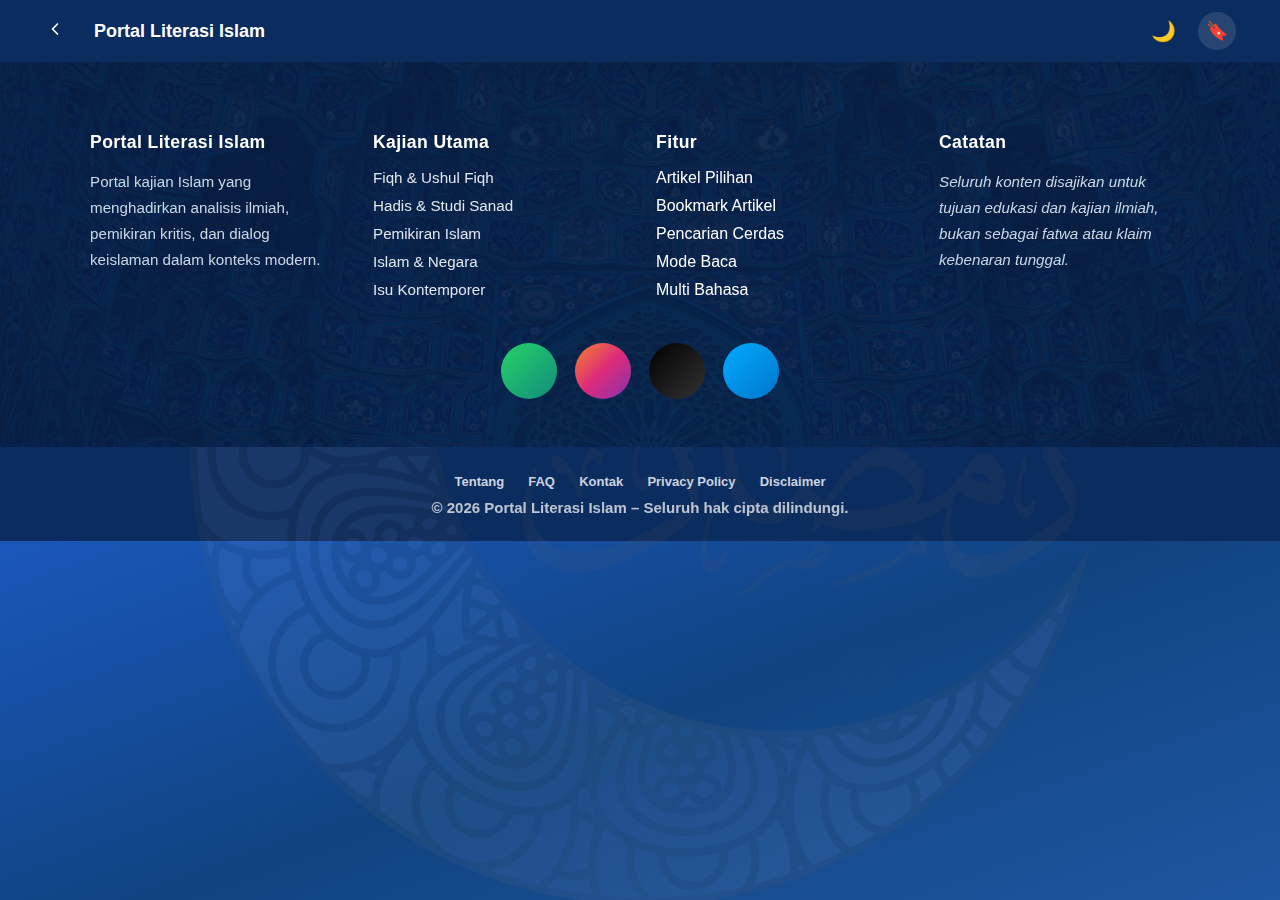
<file: article.html>
<!DOCTYPE html>
<html lang="id">
<head>
<meta charset="UTF-8">
<link rel="icon" href="favicon.ico" type="image/x-icon">
<meta name="viewport" content="width=device-width, initial-scale=1.0">

<!-- BASIC SEO -->
<title>Portal Literasi Islam | Mimbar Ilmu untuk Umat</title>


<!-- Google tag (gtag.js) -->
<script async src="https://www.googletagmanager.com/gtag/js?id=G-FD9932Y04M"></script>
<script>
  window.dataLayer = window.dataLayer || [];
  function gtag(){dataLayer.push(arguments);}
  gtag('js', new Date());

  gtag('config', 'G-FD9932Y04M');
</script>

<meta name="description" content="Portal artikel Islam ilmiah dan akademik.">
<meta name="author" content="Muhammad Nurcholis">


<!-- OPEN GRAPH -->
<meta property="og:title" content="">
<meta property="og:description" content="">
<meta property="og:image" content="">
<meta property="og:url" content="">
<meta property="og:type" content="article">
<meta property="og:site_name" content="Portal Literasi Islam">

<!-- Twitter Card -->
<meta name="twitter:card" content="summary_large_image">
<meta name="twitter:title" content="Portal Literasi Islam">
<meta name="twitter:description" content="Mimbar Ilmu untuk Umat. Kajian fiqih, hadis, dan pemikiran Islam.">
<meta name="twitter:image" content="https://islamic-portal.vercel.app/assets/images/preview.jpg">

<!-- SCHEMA JSON -->
<script id="schema-article" type="application/ld+json"></script>

<!-- STYLE -->
  <link rel="icon" href="favicon.ico" type="image/x-icon">
<link rel="stylesheet" href="css/style.css">
<link rel="stylesheet" href="css/article.css">
<link href="https://fonts.googleapis.com/css2?family=Amiri&family=Scheherazade+New&display=swap" rel="stylesheet">
<link rel="stylesheet" href="https://cdnjs.cloudflare.com/ajax/libs/font-awesome/6.5.0/css/all.min.css">
<link href="https://fonts.googleapis.com/css2?family=Playfair+Display:wght@600;700&family=Inter:wght@400;500;600&family=Amiri&display=swap" rel="stylesheet">
</head>

<body>
<div id="progress-bar"></div>

<!-- NAVBAR -->
<header class="navbar">
  <a href="/index" class="back-btn" aria-label="Kembali ke Beranda">
    <svg width="20" height="20" viewBox="0 0 24 24" fill="none"
         stroke="white" stroke-width="2"
         stroke-linecap="round" stroke-linejoin="round">
      <polyline points="15 18 9 12 15 6"></polyline>
    </svg>
  </a>
  <h1 class="logo">Portal Literasi Islam</h1>
   <!-- 🌙 DARK MODE -->
  <button id="themeToggle" class="theme-toggle">🌙</button>
  <a href="/bookmark" class="nav-bookmark-icon">🔖 <span class="bookmark-count">3</span></a>
  <a href="/bookmark" class="nav-bookmark">
  <i class="fa-solid fa-bookmark"></i>
  <span id="bookmark-count" class="bookmark-badge">0</span>
</a>
</header>

<!-- ARTIKEL -->
<main class="article-content">

  <!-- BREADCRUMB -->
  <nav class="breadcrumb">
    <a href="/index">Home</a>
    <span id="breadcrumb-category"></span>
    <span id="breadcrumb-title"></span>
  </nav>

<button id="musicToggle" class="music-toggle">
  🎵
</button>

<audio id="bgMusic" loop></audio>


  <!-- THUMBNAIL -->
  <img id="article-thumb" class="article-thumb" alt="">

  <button id="tocToggle" class="toc-toggle">
  📑 Daftar Isi
</button>

  <!-- TABLE OF CONTENTS -->
  <nav id="toc" class="toc">
    <h3>Daftar Isi</h3>
    <ul id="toc-list"></ul>
  </nav>

  <!-- NOT FOUND -->
  <div id="not-found" style="display:none; text-align:center; padding:40px;">
    <h2>Artikel tidak ditemukan</h2>
    <p>Artikel yang Anda cari belum tersedia atau tautan tidak valid.</p>
    <a href="/index" class="btn-premium">Kembali ke Beranda</a>
  </div>

 <!-- KONTEN ARTIKEL -->
<article id="article-body">

  <h2 id="judul-artikel"></h2>

  <!-- TOOLBAR ATAS -->
  <div class="article-tools">
    <div class="article-translate">
      🌐 Terjemahkan:
      <button onclick="translateTo('id')">ID</button>
      <button onclick="translateTo('en')">EN</button>
      <button onclick="translateTo('ar')">AR</button>
    </div>

    <div class="font-size-control">
      <button id="fontMinus">A−</button>
      <button id="fontPlus">A+</button>
    </div>
  </div>

  <!-- READER CONTROLS -->
 <div class="reader-controls">
  <button id="focusModeBtn" class="focus-btn">
    🔔 Mode Fokus
  </button>
<button id="offlineSaveBtn" class="reader-btn">
  ⬇️ Simpan Offline
</button>
  <button id="bookmarkBtn" class="bookmark-btn">⭐ Simpan</button>
  <button id="readModeBtn" class="reader-btn">📖 Mode Baca</button>
  <button id="resetBtn" class="reader-btn danger">♻️ Reset</button>
</div>

<p class="bookmark-hint">
  🔖 Artikel tersimpan dapat dilihat di menu <strong>Bookmark</strong>
</p>


  <!-- META -->
  <div class="meta">
    <span id="penulis"></span>
    <span id="tanggal"></span>
    <span id="read-time">⏱️ 0 menit baca</span>
    <span id="kategori" class="category"></span>
  </div>

  <!-- SHARE -->
  <div class="share-buttons">
    <button id="share-wa" class="share-btn wa">🟢 WhatsApp</button>
    <button id="copy-link" class="share-btn">🔗 Copy Link</button>
  </div>

  <!-- ISI -->
  <div id="isi-artikel"></div>

</article>
<!-- QUOTE BOX (GLOBAL, FIXED) -->
<div id="quoteBox" class="quote-box">
  <p id="quoteText"></p>
  <div class="quote-actions">
    <button id="copyQuote">📋 Copy</button>
    <button id="waQuote">🟢 WhatsApp</button>
    <button id="closeQuote">✖</button>
  </div>
</div>

  <!-- PREV / NEXT -->
  <div class="article-nav">
    <a id="prev-article" class="nav-link"></a>
    <a id="next-article" class="nav-link"></a>
  </div>

  <!-- RELATED ARTICLES -->
  <section class="related-articles">
    <h3>Artikel Terkait</h3>
    <div id="related-container" class="related-list"></div>
  </section>

<section class="recommended-section">
  <h3>📚 Artikel Direkomendasikan</h3>
  <div id="recommended-container" class="recommended-list"></div>
</section>

</main>
<section class="prefooter">
  <div class="prefooter-overlay"></div>

  <div class="prefooter-inner">

    <!-- KOLOM 1 -->
    <div class="prefooter-col">
      <h4>Portal Literasi Islam</h4>
      <p>
        Portal kajian Islam yang menghadirkan analisis ilmiah,
        pemikiran kritis, dan dialog keislaman dalam konteks modern.
      </p>
    </div>

    <!-- KOLOM 2 -->
    <div class="prefooter-col">
      <h4>Kajian Utama</h4>
      <ul>
      <li><a href="/index?filter=fiqh">Fiqh & Ushul Fiqh</a></li>
<li><a href="/index?filter=hadis">Hadis & Studi Sanad</a></li>
<li><a href="/index?filter=pemikiran">Pemikiran Islam</a></li>
<li><a href="/index?filter=politik">Islam & Negara</a></li>
<li><a href="/index?filter=kontemporer">Isu Kontemporer</a></li>
</ul>
    </div>

    <!-- KOLOM 3 -->
    <div class="prefooter-col">
      <h4>Fitur</h4>
      <ul>
        <li>Artikel Pilihan</li>
        <li>Bookmark Artikel</li>
        <li>Pencarian Cerdas</li>
        <li>Mode Baca</li>
        <li>Multi Bahasa</li>
      </ul>
    </div>

    <!-- KOLOM 4 -->
    <div class="prefooter-col">
      <h4>Catatan</h4>
      <p class="prefooter-note">
        Seluruh konten disajikan untuk tujuan edukasi dan kajian ilmiah,
        bukan sebagai fatwa atau klaim kebenaran tunggal.
      </p>
    </div>

  </div>

  <!-- SOSIAL MEDIA (TENGAH BAWAH) -->
   <div class="prefooter-social">
    <a href="https://wa.me/6282124305278" aria-label="WhatsApp" target="_blank">
      <i class="fa-brands fa-whatsapp"></i>
    </a>
    <a href="https://instagram.com/nurcholism51" aria-label="Instagram" target="_blank">
      <i class="fa-brands fa-instagram"></i>
    </a>
    <a href="https://www.threads.net/@nurcholism51" aria-label="Threads" target="_blank">
  <i class="fa-brands fa-threads"></i>
</a>
    <a href="mailto:nurcholism51@gmail.com" aria-label="Email">
      <i class="fa-regular fa-envelope"></i>
    </a>
  </div>
</section>


 <footer class="site-footer">

  <div class="footer-links">
    <a href="/about">Tentang</a>
    <a href="/faq">FAQ</a>
    <a href="/kontak">Kontak</a>
    <a href="/privacy">Privacy Policy</a>
    <a href="/disclaimer">Disclaimer</a>
  </div>

  <div class="footer-copy">
    © 2026 Portal Literasi Islam – Seluruh hak cipta dilindungi.
  </div>

</footer>

<script type="module" src="js/data.js"></script>
<script type="module" src="js/bookmark.js"></script>
<script type="module" src="js/article.js"></script>
<script type="module" src="js/music.js"></script>
<script src="js/translate.js"></script>

<!-- TOAST NOTIFICATION -->
<div id="toast" class="toast"></div>

<div id="google_translate_element" style="display:none;"></div>

<script>
function googleTranslateElementInit() {
  new google.translate.TranslateElement({
    pageLanguage: 'id',
    autoDisplay: false
  }, 'google_translate_element');
}
</script>

<script src="//translate.google.com/translate_a/element.js?cb=googleTranslateElementInit"></script>

</body>
</html>
</file>
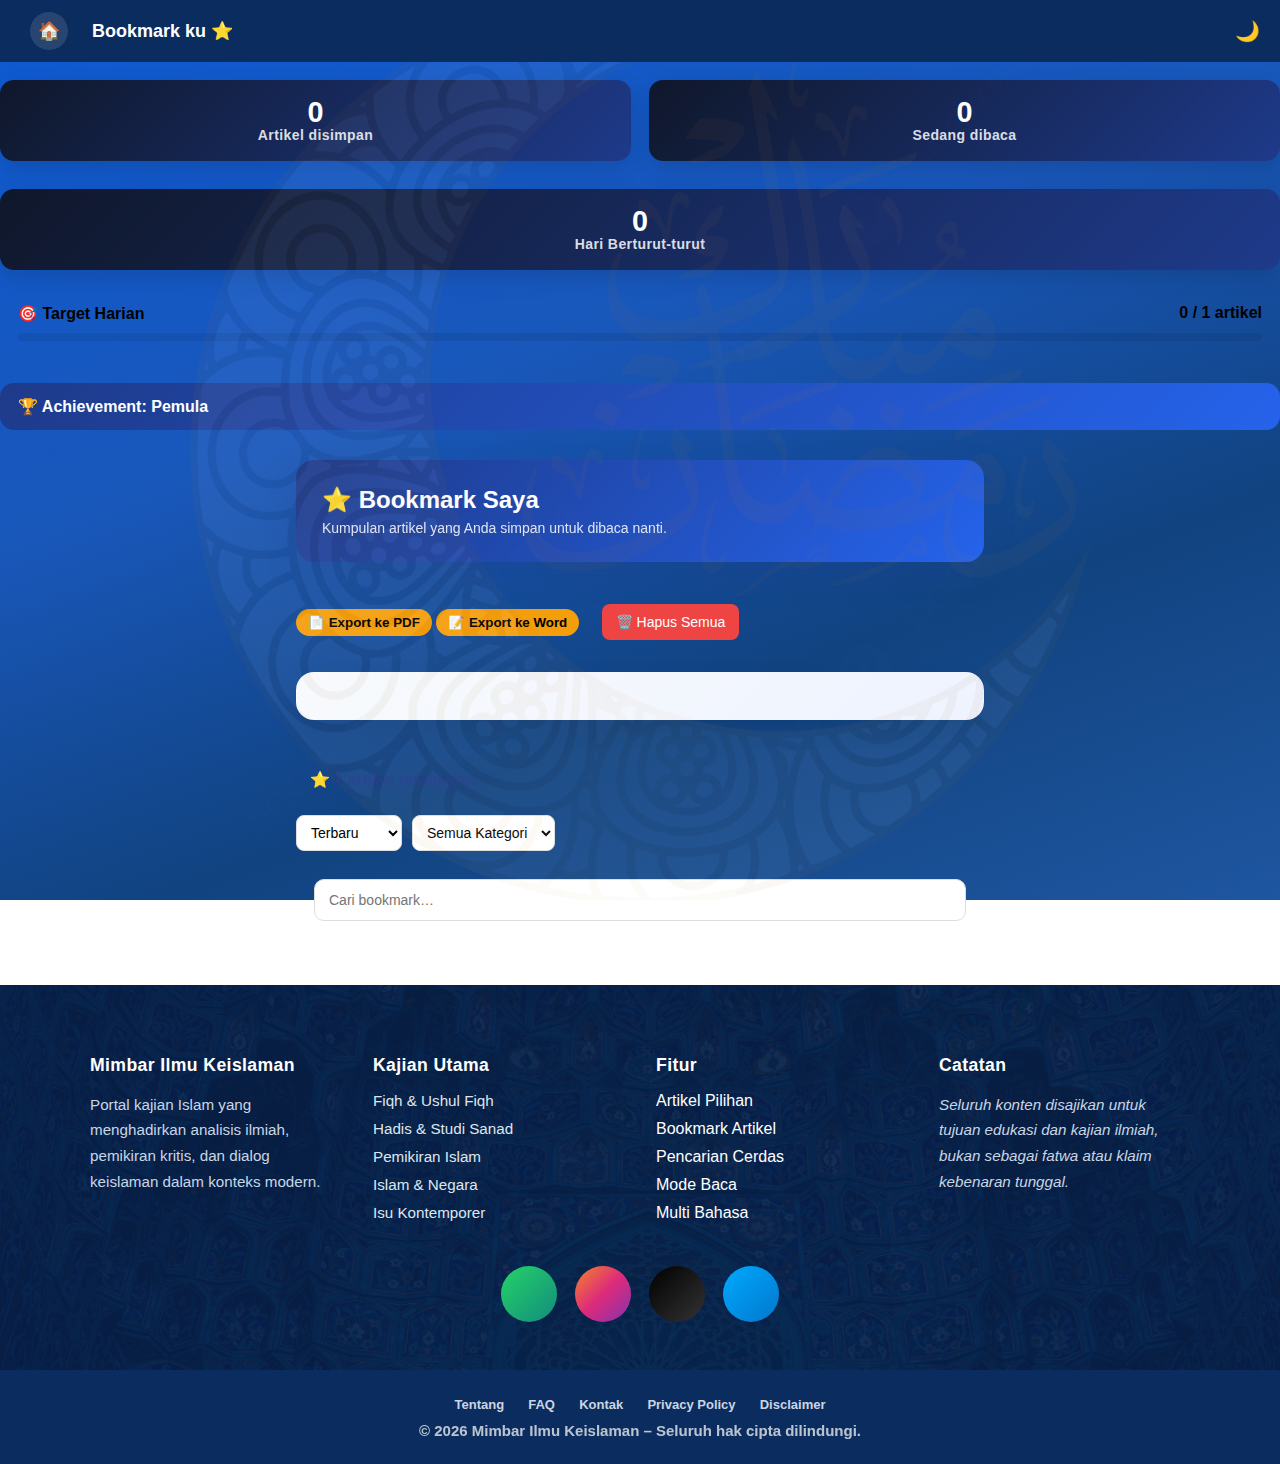
<file: bookmark.html>
<!DOCTYPE html>
<html lang="id">
<head>
  <meta charset="UTF-8">
  <link rel="stylesheet" href="https://cdnjs.cloudflare.com/ajax/libs/font-awesome/6.5.0/css/all.min.css">
  <meta name="viewport" content="width=device-width, initial-scale=1.0">
  <title>Artikel Tersimpan</title>

  <!-- Google tag (gtag.js) -->
<script async src="https://www.googletagmanager.com/gtag/js?id=G-WGG5REMSC6"></script>
<script>
  window.dataLayer = window.dataLayer || [];
  function gtag(){dataLayer.push(arguments);}
  gtag('js', new Date());

  gtag('config', 'G-WGG5REMSC6');
</script>

  <link rel="stylesheet" href="css/style.css">
  <link rel="stylesheet" href="css/bookmark.css">
   <link rel="stylesheet" href="css/article.css">
</head>
<body>

<header class="navbar">
  <a href="index.html" class="nav-icon" title="Beranda">🏠</a>
  <h1 class="logo">Bookmark ku ⭐</h1>
  <button id="themeToggle" class="theme-toggle">🌙</button>
</header>

<div class="bookmark-stats-modern">
  <div class="stat-box">
    <b id="stat-bookmark-count">0</b>
    <span>Artikel disimpan</span>
  </div>

  <div class="stat-box">
    <b id="stat-reading-count">0</b>
    <span>Sedang dibaca</span>
  </div>
</div>

<div class="stat-box">
  <b id="stat-streak">0</b>
  <span>Hari Berturut-turut</span>
</div>

<div class="reading-goal">
  <div class="goal-info">
    <span>🎯 Target Harian</span>
    <strong id="goal-status">0 / 1 artikel</strong>
  </div>
  <div class="goal-bar">
    <div id="goal-progress"></div>
  </div>
</div>

<div class="reading-achievement">
  <span>🏆 Achievement:</span>
  <strong id="achievement-label">Pemula</strong>
</div>

<main class="bookmark-container">
<div class="bookmark-header">
  <h1>⭐ Bookmark Saya</h1>
  <p>Kumpulan artikel yang Anda simpan untuk dibaca nanti.</p>
</div>

<button id="exportPdfBtn" class="bookmark-btn">
  📄 Export ke PDF
</button>
<button id="exportWordBtn" class="bookmark-btn">
  📝 Export ke Word
</button>
<button id="clearBookmarks" class="clear-bookmark">
  🗑️ Hapus Semua
</button>

<div id="continue-reading" class="continue-reading"></div>

<div id="bookmarkStats" class="bookmark-stats">
  ⭐ 0 artikel tersimpan
</div>

<div class="bookmark-controls">
  <select id="bookmarkSort">
    <option value="newest">Terbaru</option>
    <option value="oldest">Terlama</option>
    <option value="az">Judul A–Z</option>
  </select>

  <select id="bookmarkFilter">
    <option value="all">Semua Kategori</option>
  </select>
</div>

<div class="bookmark-search">
  <input
    type="text"
    id="bookmarkSearch"
    placeholder="Cari bookmark…"
  />
</div>

<div id="bookmarkNotFound" class="not-found" style="display:none;">
  ❌ Bookmark tidak ditemukan
</div>


  <!-- LIST BOOKMARK (DIISI JS) -->
  <div id="bookmark-list" class="bookmark-list"></div>

  <!-- EMPTY STATE -->
  <p id="bookmark-empty" class="bookmark-empty" style="display:none;">
    ⭐ Belum ada artikel yang disimpan
  </p>

</main>

<section class="prefooter">
  <div class="prefooter-overlay"></div>

  <div class="prefooter-inner">

    <!-- KOLOM 1 -->
    <div class="prefooter-col">
      <h4>Mimbar Ilmu Keislaman</h4>
      <p>
        Portal kajian Islam yang menghadirkan analisis ilmiah,
        pemikiran kritis, dan dialog keislaman dalam konteks modern.
      </p>
    </div>

    <!-- KOLOM 2 -->
    <div class="prefooter-col">
      <h4>Kajian Utama</h4>
      <ul>
        <li><a href="index.html?filter=fiqh">Fiqh & Ushul Fiqh</a></li>
<li><a href="index.html?filter=hadis">Hadis & Studi Sanad</a></li>
<li><a href="index.html?filter=pemikiran">Pemikiran Islam</a></li>
<li><a href="index.html?filter=politik">Islam & Negara</a></li>
<li><a href="index.html?filter=kontemporer">Isu Kontemporer</a></li>
      </ul>
    </div>

    <!-- KOLOM 3 -->
    <div class="prefooter-col">
      <h4>Fitur</h4>
      <ul>
        <li>Artikel Pilihan</li>
        <li>Bookmark Artikel</li>
        <li>Pencarian Cerdas</li>
        <li>Mode Baca</li>
        <li>Multi Bahasa</li>
      </ul>
    </div>

    <!-- KOLOM 4 -->
    <div class="prefooter-col">
      <h4>Catatan</h4>
      <p class="prefooter-note">
        Seluruh konten disajikan untuk tujuan edukasi dan kajian ilmiah,
        bukan sebagai fatwa atau klaim kebenaran tunggal.
      </p>
    </div>

  </div>

  <!-- SOSIAL MEDIA (TENGAH BAWAH) -->
   <div class="prefooter-social">
    <a href="https://wa.me/6282124305278" aria-label="WhatsApp" target="_blank">
      <i class="fa-brands fa-whatsapp"></i>
    </a>
    <a href="https://instagram.com/nurcholism51" aria-label="Instagram" target="_blank">
      <i class="fa-brands fa-instagram"></i>
    </a>
   <a href="https://www.threads.net/@nurcholism51" aria-label="Threads" target="_blank">
  <i class="fa-brands fa-threads"></i>
</a>
    <a href="mailto:nurcholism51@gmail.com" aria-label="Email">
      <i class="fa-regular fa-envelope"></i>
    </a>
  </div>
</section>

<footer class="site-footer">

  <div class="footer-links">
    <a href="about.html">Tentang</a>
    <a href="faq.html">FAQ</a>
    <a href="kontak.html">Kontak</a>
    <a href="privacy.html">Privacy Policy</a>
    <a href="disclaimer.html">Disclaimer</a>
  </div>

  <div class="footer-copy">
    © 2026 Mimbar Ilmu Keislaman – Seluruh hak cipta dilindungi.
  </div>

</footer>

<div id="toast" class="toast"></div>
<script src="js/data.js"></script>
<script src="js/article.js"></script>
<script src="js/bookmark.js"></script>
<!-- TOAST NOTIFICATION -->
<div id="toast" class="toast"></div>

</body>
</html>
</file>
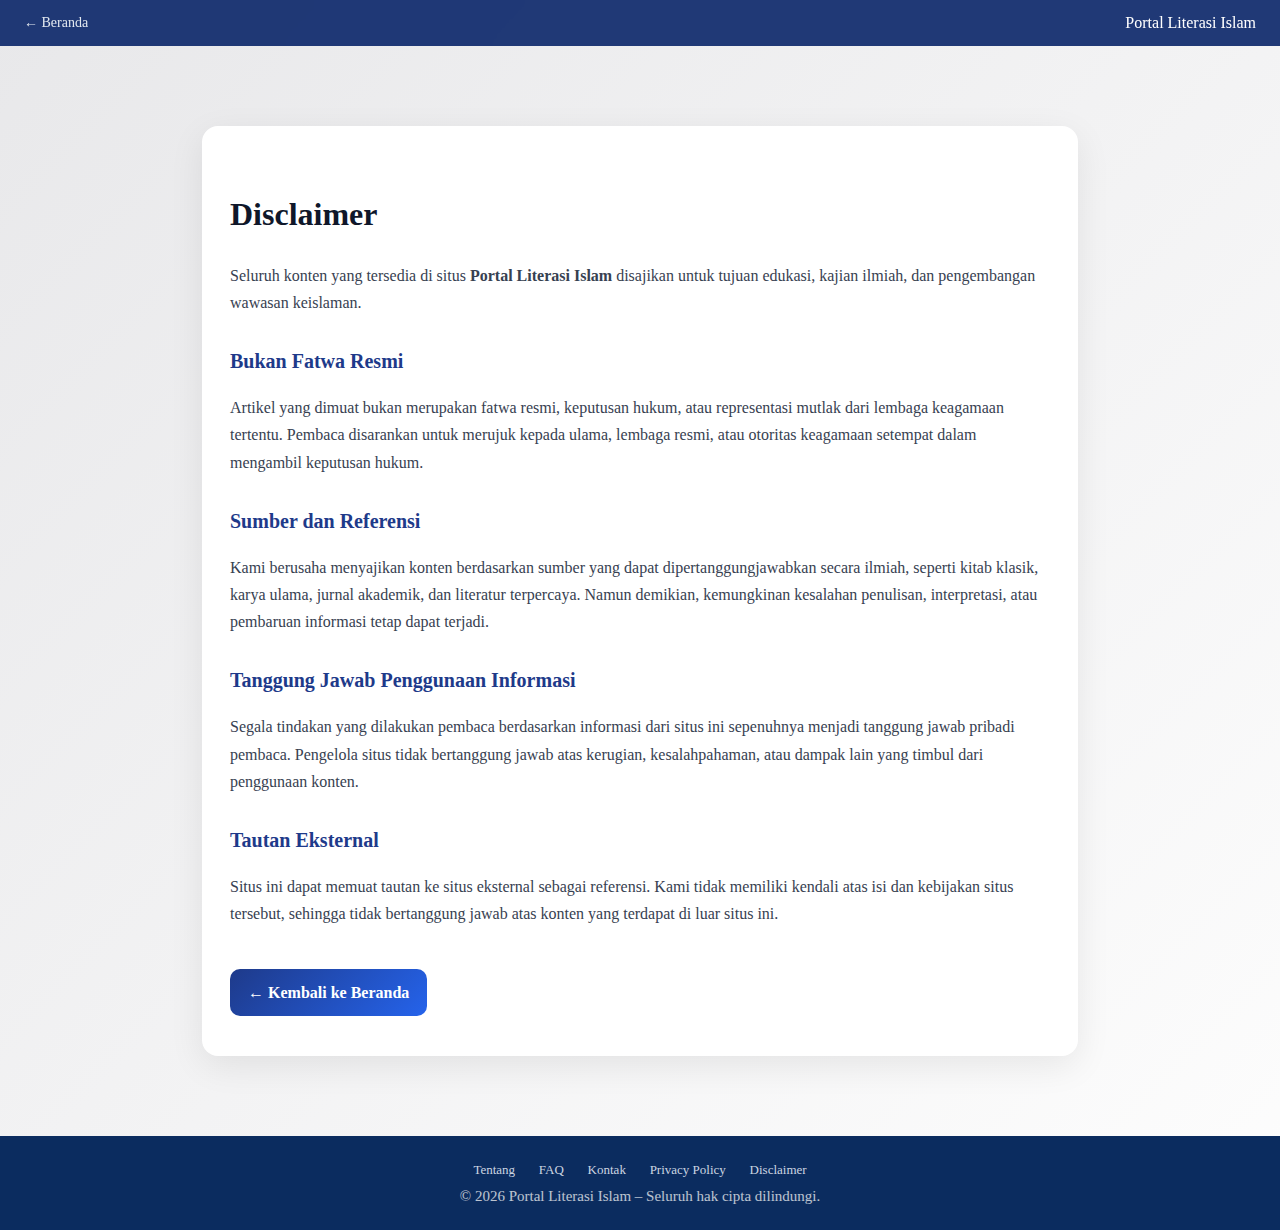
<file: disclaimer.html>
<!DOCTYPE html>
<html lang="id">
<head>
  <meta charset="UTF-8">
  <meta name="viewport" content="width=device-width, initial-scale=1.0">
  <title>Disclaimer - Portal Literasi Islam</title>

 <!-- Google tag (gtag.js) -->
<script async src="https://www.googletagmanager.com/gtag/js?id=G-FD9932Y04M"></script>
<script>
  window.dataLayer = window.dataLayer || [];
  function gtag(){dataLayer.push(arguments);}
  gtag('js', new Date());

  gtag('config', 'G-FD9932Y04M');
</script>

  <link rel="icon" href="favicon.ico" type="image/x-icon">
  <link rel="stylesheet" href="css/legal.css">
</head>


  <body>

    <header class="legal-header">
  <a href="index.html" class="legal-back">← Beranda</a>
  <div class="legal-title">Portal Literasi Islam</div>
</header>

<div class="page-container">
  <h1>Disclaimer</h1>

  <p>
    Seluruh konten yang tersedia di situs <strong>Portal Literasi Islam</strong>
    disajikan untuk tujuan edukasi, kajian ilmiah, dan pengembangan wawasan keislaman.
  </p>

  <h2>Bukan Fatwa Resmi</h2>
  <p>
    Artikel yang dimuat bukan merupakan fatwa resmi, keputusan hukum,
    atau representasi mutlak dari lembaga keagamaan tertentu.
    Pembaca disarankan untuk merujuk kepada ulama,
    lembaga resmi, atau otoritas keagamaan setempat
    dalam mengambil keputusan hukum.
  </p>

  <h2>Sumber dan Referensi</h2>
  <p>
    Kami berusaha menyajikan konten berdasarkan sumber yang dapat
    dipertanggungjawabkan secara ilmiah, seperti kitab klasik,
    karya ulama, jurnal akademik, dan literatur terpercaya.
    Namun demikian, kemungkinan kesalahan penulisan,
    interpretasi, atau pembaruan informasi tetap dapat terjadi.
  </p>

  <h2>Tanggung Jawab Penggunaan Informasi</h2>
  <p>
    Segala tindakan yang dilakukan pembaca berdasarkan informasi
    dari situs ini sepenuhnya menjadi tanggung jawab pribadi pembaca.
    Pengelola situs tidak bertanggung jawab atas kerugian,
    kesalahpahaman, atau dampak lain yang timbul
    dari penggunaan konten.
  </p>

  <h2>Tautan Eksternal</h2>
  <p>
    Situs ini dapat memuat tautan ke situs eksternal sebagai referensi.
    Kami tidak memiliki kendali atas isi dan kebijakan situs tersebut,
    sehingga tidak bertanggung jawab atas konten yang terdapat
    di luar situs ini.
  </p>

    <a href="index.html" class="page-back">← Kembali ke Beranda</a>
</div>

 <footer class="site-footer">

  <div class="footer-links">
    <a href="about.html">Tentang</a>
    <a href="faq.html">FAQ</a>
    <a href="kontak.html">Kontak</a>
    <a href="privacy.html">Privacy Policy</a>
    <a href="disclaimer.html">Disclaimer</a>
  </div>

  <div class="footer-copy">
    © 2026 Portal Literasi Islam – Seluruh hak cipta dilindungi.
  </div>

</footer>

    <script src="js/article.js"></script>

    <div id="google_translate_element" style="display:none;"></div>

<script>
function googleTranslateElementInit() {
  new google.translate.TranslateElement({
    pageLanguage: 'id',
    autoDisplay: false
  }, 'google_translate_element');
}
</script>

<script src="//translate.google.com/translate_a/element.js?cb=googleTranslateElementInit"></script>

</body>
</html>
</file>
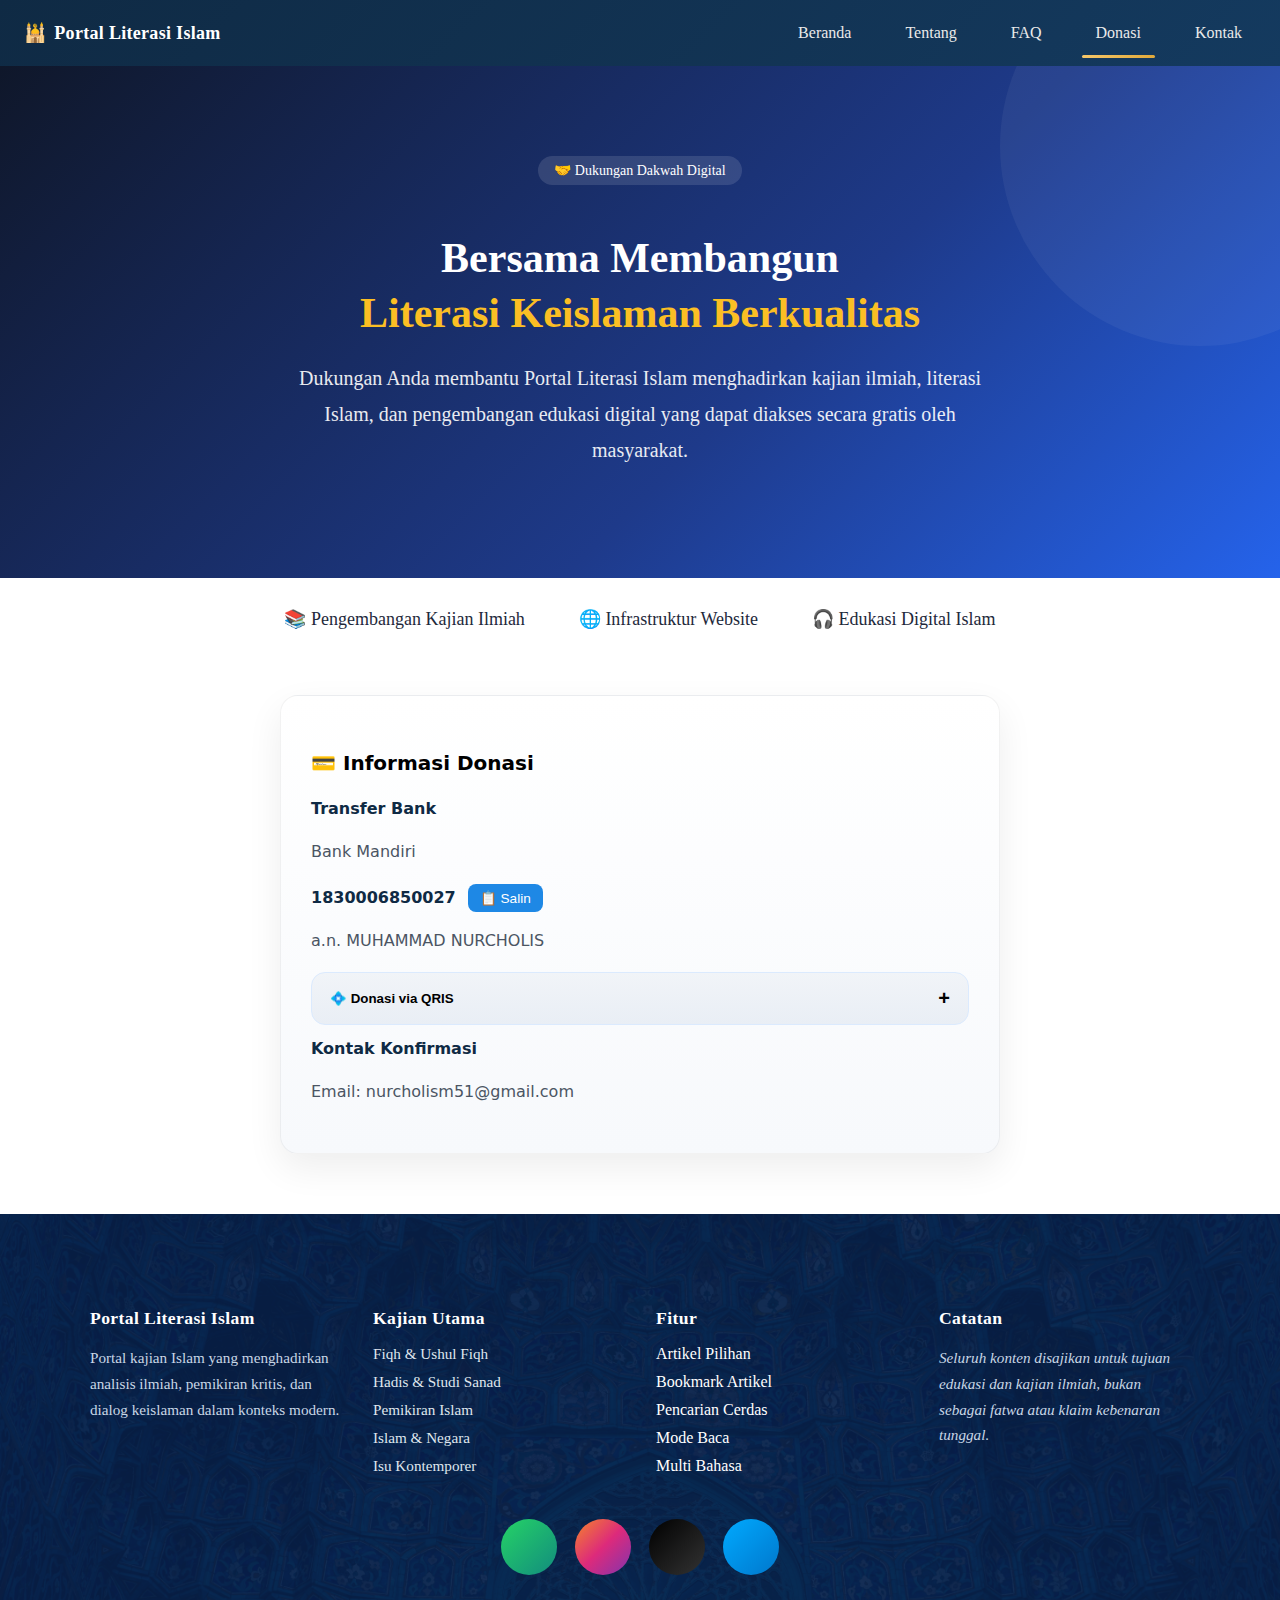
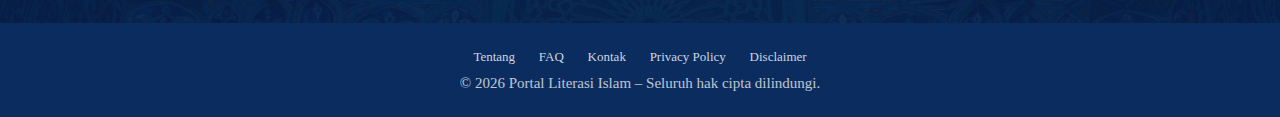
<file: donasi.html>
<!DOCTYPE html>
<html lang="id">
<head>
  <meta charset="UTF-8">
  <link href="https://fonts.googleapis.com/css2?family=Playfair+Display:wght@600;700&family=Inter:wght@400;500;600&family=Amiri&display=swap" rel="stylesheet">
  <link rel="stylesheet" href="https://cdnjs.cloudflare.com/ajax/libs/font-awesome/6.5.0/css/all.min.css">
  <meta name="viewport" content="width=device-width, initial-scale=1.0">
  <title>Donasi | Portal Literasi Islam</title>
  
<!-- Google tag (gtag.js) -->
<script async src="https://www.googletagmanager.com/gtag/js?id=G-FD9932Y04M"></script>
<script>
  window.dataLayer = window.dataLayer || [];
  function gtag(){dataLayer.push(arguments);}
  gtag('js', new Date());

  gtag('config', 'G-FD9932Y04M');
</script>
  
   <link rel="icon" href="favicon.ico" type="image/x-icon">
  <link rel="stylesheet" href="css/pages.css">
</head>
<body>

<header class="navbar">
  <div class="nav-inner">
    <div class="nav-left">
      <a href="index.html" class="nav-brand">
        🕌 <span>Portal Literasi Islam</span>
      </a>
    </div>

    <nav class="nav-links">
      <a href="index.html">Beranda</a>
      <a href="about.html">Tentang</a>
      <a href="faq.html">FAQ</a>
      <a href="donasi.html">Donasi</a>
      <a href="kontak.html">Kontak</a>
    </nav>
  </div>
</header>
<!-- QUICK MENU -->

<section class="donation-hero">

  <div class="donation-hero-content">

    <span class="donation-tag">🤝 Dukungan Dakwah Digital</span>

    <h1>
      Bersama Membangun <br>
      <span>Literasi Keislaman Berkualitas</span>
    </h1>

    <p>
      Dukungan Anda membantu Portal Literasi Islam menghadirkan
      kajian ilmiah, literasi Islam, dan pengembangan edukasi digital
      yang dapat diakses secara gratis oleh masyarakat.
    </p>

  </div>

</section>

 <div class="donation-highlights">

  <div class="highlight">
    📚 Pengembangan Kajian Ilmiah
  </div>

  <div class="highlight">
    🌐 Infrastruktur Website
  </div>

  <div class="highlight">
    🎧 Edukasi Digital Islam
  </div>

</div>

<main class="page">
  <div class="donation-card">
    <div class="donation-wrapper">
  <div class="donation-box">
  <h3>💳 Informasi Donasi</h3>

  <!-- TRANSFER BANK -->
  <div class="donation-info">
  <strong>Transfer Bank</strong>
  <p>Bank Mandiri</p>

  <div class="copy-row">
    <span id="bank-number">1830006850027</span>
    <button class="copy-btn" data-copy="bank-number">
      📋 Salin
    </button>
  </div>

  <p>a.n. MUHAMMAD NURCHOLIS</p>
</div>

  <!-- QRIS TOGGLE -->
  <button class="qris-toggle" type="button">
    <span>💠 Donasi via QRIS</span>
    <span class="qris-icon">+</span>
  </button>

  <div class="qris-content">
    <img
      src="assets/images/qris.png"
      alt="QRIS Donasi Portal Literasi Islam"
    />
    <p class="qris-text">
      Scan QRIS menggunakan e-wallet atau mobile banking Anda.
    </p>
  </div>

  <!-- KONFIRMASI -->
  <div class="donation-info">
    <strong>Kontak Konfirmasi</strong>
    <p>Email: nurcholism51@gmail.com</p>
  </div>
</div>
</main>
<section class="prefooter">
  <div class="prefooter-overlay"></div>

  <div class="prefooter-inner">

    <!-- KOLOM 1 -->
    <div class="prefooter-col">
      <h4>Portal Literasi Islam</h4>
      <p>
        Portal kajian Islam yang menghadirkan analisis ilmiah,
        pemikiran kritis, dan dialog keislaman dalam konteks modern.
      </p>
    </div>

    <!-- KOLOM 2 -->
    <div class="prefooter-col">
      <h4>Kajian Utama</h4>
      <ul>
      <li><a href="index.html?filter=fiqh">Fiqh & Ushul Fiqh</a></li>
<li><a href="index.html?filter=hadis">Hadis & Studi Sanad</a></li>
<li><a href="index.html?filter=pemikiran">Pemikiran Islam</a></li>
<li><a href="index.html?filter=politik">Islam & Negara</a></li>
<li><a href="index.html?filter=kontemporer">Isu Kontemporer</a></li>
      </ul>
    </div>

    <!-- KOLOM 3 -->
    <div class="prefooter-col">
      <h4>Fitur</h4>
      <ul>
        <li>Artikel Pilihan</li>
        <li>Bookmark Artikel</li>
        <li>Pencarian Cerdas</li>
        <li>Mode Baca</li>
        <li>Multi Bahasa</li>
      </ul>
    </div>

    <!-- KOLOM 4 -->
    <div class="prefooter-col">
      <h4>Catatan</h4>
      <p class="prefooter-note">
        Seluruh konten disajikan untuk tujuan edukasi dan kajian ilmiah,
        bukan sebagai fatwa atau klaim kebenaran tunggal.
      </p>
    </div>

  </div>

  <!-- SOSIAL MEDIA (TENGAH BAWAH) -->
  <div class="prefooter-social">
    <a href="https://wa.me/6282124305278" aria-label="WhatsApp" target="_blank">
      <i class="fa-brands fa-whatsapp"></i>
    </a>
    <a href="https://instagram.com/nurcholism51" aria-label="Instagram" target="_blank">
      <i class="fa-brands fa-instagram"></i>
    </a>
   <a href="https://www.threads.net/@nurcholism51" aria-label="Threads" target="_blank">
  <i class="fa-brands fa-threads"></i>
</a>
    <a href="mailto:nurcholism51@gmail.com" aria-label="Email">
      <i class="fa-regular fa-envelope"></i>
    </a>
  </div>
</section>

 <footer class="site-footer">

  <div class="footer-links">
    <a href="about.html">Tentang</a>
    <a href="faq.html">FAQ</a>
    <a href="kontak.html">Kontak</a>
    <a href="privacy.html">Privacy Policy</a>
    <a href="disclaimer.html">Disclaimer</a>
  </div>

  <div class="footer-copy">
    © 2026 Portal Literasi Islam – Seluruh hak cipta dilindungi.
  </div>

</footer>

<div id="google_translate_element" style="display:none;"></div>

<script>
function googleTranslateElementInit() {
  new google.translate.TranslateElement({
    pageLanguage: 'id',
    autoDisplay: false
  }, 'google_translate_element');
}
</script>

<script src="//translate.google.com/translate_a/element.js?cb=googleTranslateElementInit"></script>

<script src="js/nav-active.js"></script>
<script src="js/donation.js"></script>
<script src="js/translate.js"></script>
<script src="js/sw-register.js"></script>

</body>
</html>
</file>
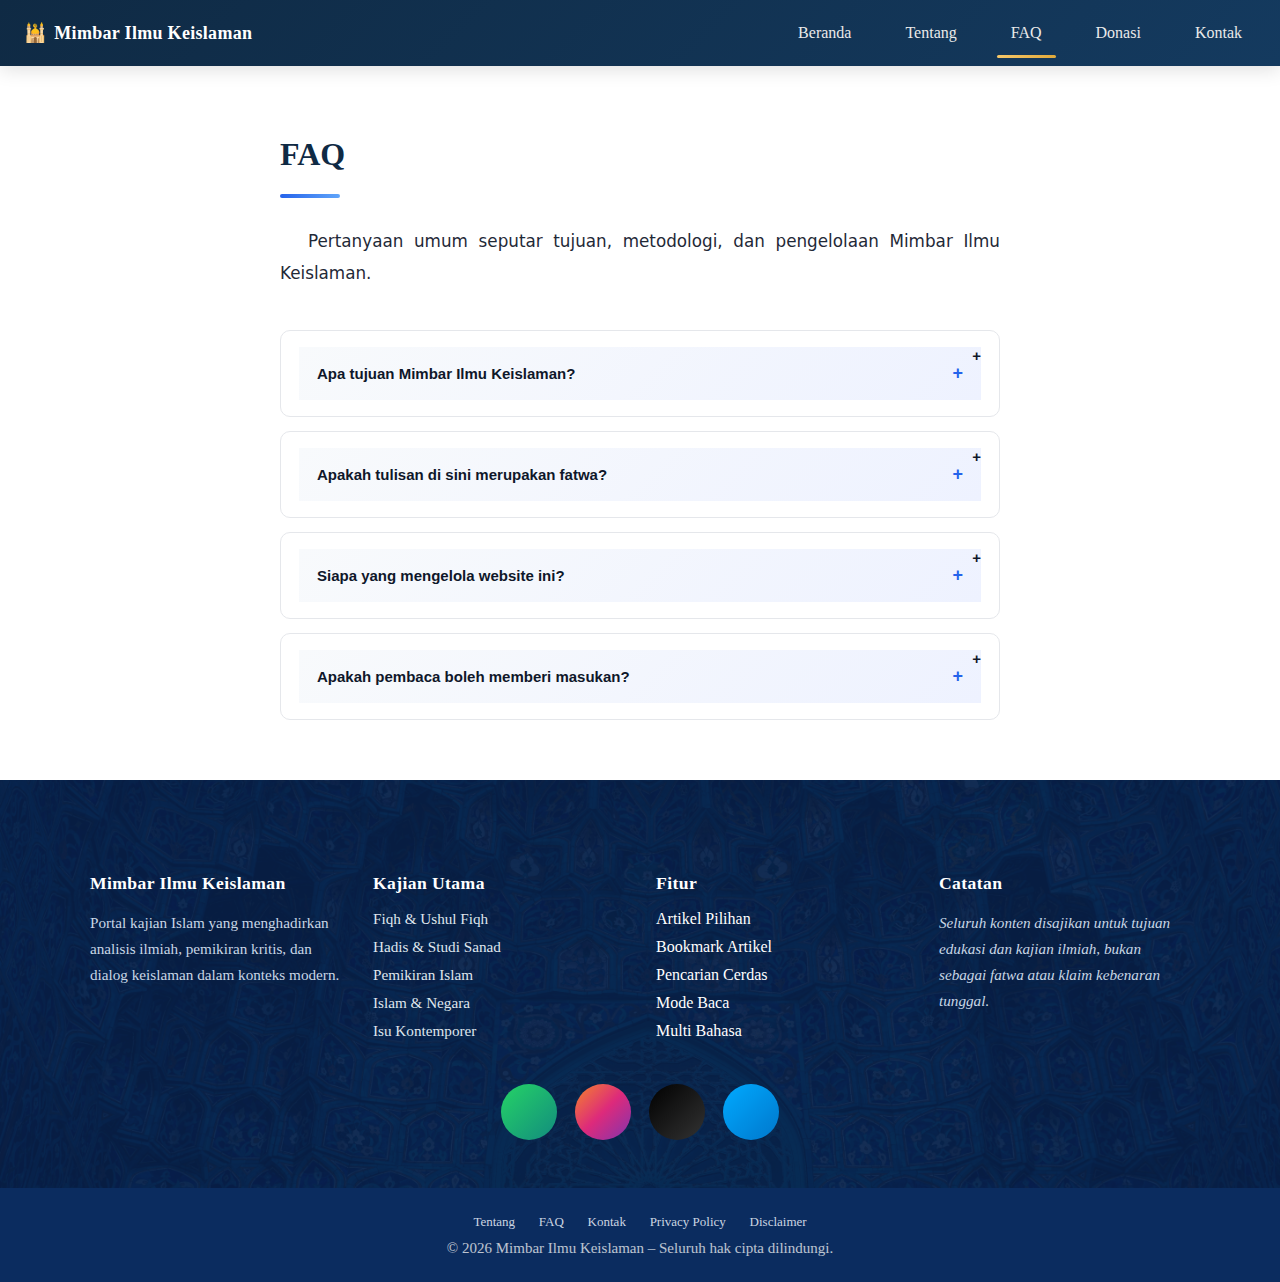
<file: faq.html>
<!DOCTYPE html>
<html lang="id">
<head>
  <meta charset="UTF-8">
  <link href="https://fonts.googleapis.com/css2?family=Playfair+Display:wght@600;700&family=Inter:wght@400;500;600&family=Amiri&display=swap" rel="stylesheet">
  <link rel="stylesheet" href="https://cdnjs.cloudflare.com/ajax/libs/font-awesome/6.5.0/css/all.min.css">
  <meta name="viewport" content="width=device-width, initial-scale=1.0">
  <title>FAQ | Mimbar Ilmu Keislaman</title>

  <!-- Google tag (gtag.js) -->
<script async src="https://www.googletagmanager.com/gtag/js?id=G-B4XQ6GMWZ6"></script>
<script>
  window.dataLayer = window.dataLayer || [];
  function gtag(){dataLayer.push(arguments);}
  gtag('js', new Date());

  gtag('config', 'G-B4XQ6GMWZ6');
</script>

  <link rel="stylesheet" href="css/pages.css">
</head>

<body>

<header class="navbar">
  <div class="nav-inner">
    <div class="nav-left">
      <a href="index.html" class="nav-brand">
        🕌 <span>Mimbar Ilmu Keislaman</span>
      </a>
    </div>

    <nav class="nav-links">
      <a href="index.html">Beranda</a>
      <a href="about.html">Tentang</a>
      <a href="faq.html">FAQ</a>
      <a href="donasi.html">Donasi</a>
      <a href="kontak.html">Kontak</a>
    </nav>
  </div>
</header>

<!-- QUICK MENU -->

<main class="page">
  <h1 class="page-title">FAQ</h1>
<div class="page-divider"></div>

<p class="page-lead">
  Pertanyaan umum seputar tujuan, metodologi, dan pengelolaan
  Mimbar Ilmu Keislaman.
</p>

<section class="faq-section">

  <div class="faq-item">
    <button class="faq-question">
      Apa tujuan Mimbar Ilmu Keislaman?
      <span class="faq-icon">+</span>
    </button>
    <div class="faq-answer">
      Portal ini bertujuan menghadirkan kajian Islam berbasis keilmuan,
      metodologi yang jelas, serta adab akademik yang bertanggung jawab.
    </div>
  </div>

  <div class="faq-item">
    <button class="faq-question">
      Apakah tulisan di sini merupakan fatwa?
      <span class="faq-icon">+</span>
    </button>
    <div class="faq-answer">
      Tidak. Seluruh tulisan disajikan sebagai bahan kajian dan refleksi
      ilmiah, bukan sebagai fatwa atau klaim kebenaran tunggal.
    </div>
  </div>

  <div class="faq-item">
    <button class="faq-question">
      Siapa yang mengelola website ini?
      <span class="faq-icon">+</span>
    </button>
    <div class="faq-answer">
      Website ini dikelola secara mandiri oleh Muhammad Nurcholis,
      mahasiswa Syariah wa Qanun Universitas Al-Azhar, Kairo.
    </div>
  </div>

  <div class="faq-item">
    <button class="faq-question">
      Apakah pembaca boleh memberi masukan?
      <span class="faq-icon">+</span>
    </button>
    <div class="faq-answer">
      Sangat boleh. Masukan dan diskusi terbuka melalui halaman Kontak
      atau media sosial yang tersedia.
    </div>
  </div>

</section>
</main>

<section class="prefooter">
  <div class="prefooter-overlay"></div>

  <div class="prefooter-inner">

    <!-- KOLOM 1 -->
    <div class="prefooter-col">
      <h4>Mimbar Ilmu Keislaman</h4>
      <p>
        Portal kajian Islam yang menghadirkan analisis ilmiah,
        pemikiran kritis, dan dialog keislaman dalam konteks modern.
      </p>
    </div>

    <!-- KOLOM 2 -->
    <div class="prefooter-col">
      <h4>Kajian Utama</h4>
      <ul>
       <li><a href="index.html?filter=fiqh">Fiqh & Ushul Fiqh</a></li>
<li><a href="index.html?filter=hadis">Hadis & Studi Sanad</a></li>
<li><a href="index.html?filter=pemikiran">Pemikiran Islam</a></li>
<li><a href="index.html?filter=politik">Islam & Negara</a></li>
<li><a href="index.html?filter=kontemporer">Isu Kontemporer</a></li>
      </ul>
    </div>

    <!-- KOLOM 3 -->
    <div class="prefooter-col">
      <h4>Fitur</h4>
      <ul>
        <li>Artikel Pilihan</li>
        <li>Bookmark Artikel</li>
        <li>Pencarian Cerdas</li>
        <li>Mode Baca</li>
        <li>Multi Bahasa</li>
      </ul>
    </div>

    <!-- KOLOM 4 -->
    <div class="prefooter-col">
      <h4>Catatan</h4>
      <p class="prefooter-note">
        Seluruh konten disajikan untuk tujuan edukasi dan kajian ilmiah,
        bukan sebagai fatwa atau klaim kebenaran tunggal.
      </p>
    </div>

  </div>

  <!-- SOSIAL MEDIA (TENGAH BAWAH) -->
  <div class="prefooter-social">
    <a href="https://wa.me/6282124305278" aria-label="WhatsApp" target="_blank">
      <i class="fa-brands fa-whatsapp"></i>
    </a>
    <a href="https://instagram.com/nurcholism51" aria-label="Instagram" target="_blank">
      <i class="fa-brands fa-instagram"></i>
    </a>
   <a href="https://www.threads.net/@nurcholism51" aria-label="Threads" target="_blank">
  <i class="fa-brands fa-threads"></i>
</a>
    <a href="mailto:nurcholism51@gmail.com" aria-label="Email">
      <i class="fa-regular fa-envelope"></i>
    </a>
  </div>
</section>

 <footer class="site-footer">

  <div class="footer-links">
    <a href="about.html">Tentang</a>
    <a href="faq.html">FAQ</a>
    <a href="kontak.html">Kontak</a>
    <a href="privacy.html">Privacy Policy</a>
    <a href="disclaimer.html">Disclaimer</a>
  </div>

  <div class="footer-copy">
    © 2026 Mimbar Ilmu Keislaman – Seluruh hak cipta dilindungi.
  </div>

</footer>
<script src="js/faq.js"></script>
<script src="js/nav-active.js"></script>
</body>
</html>
</file>
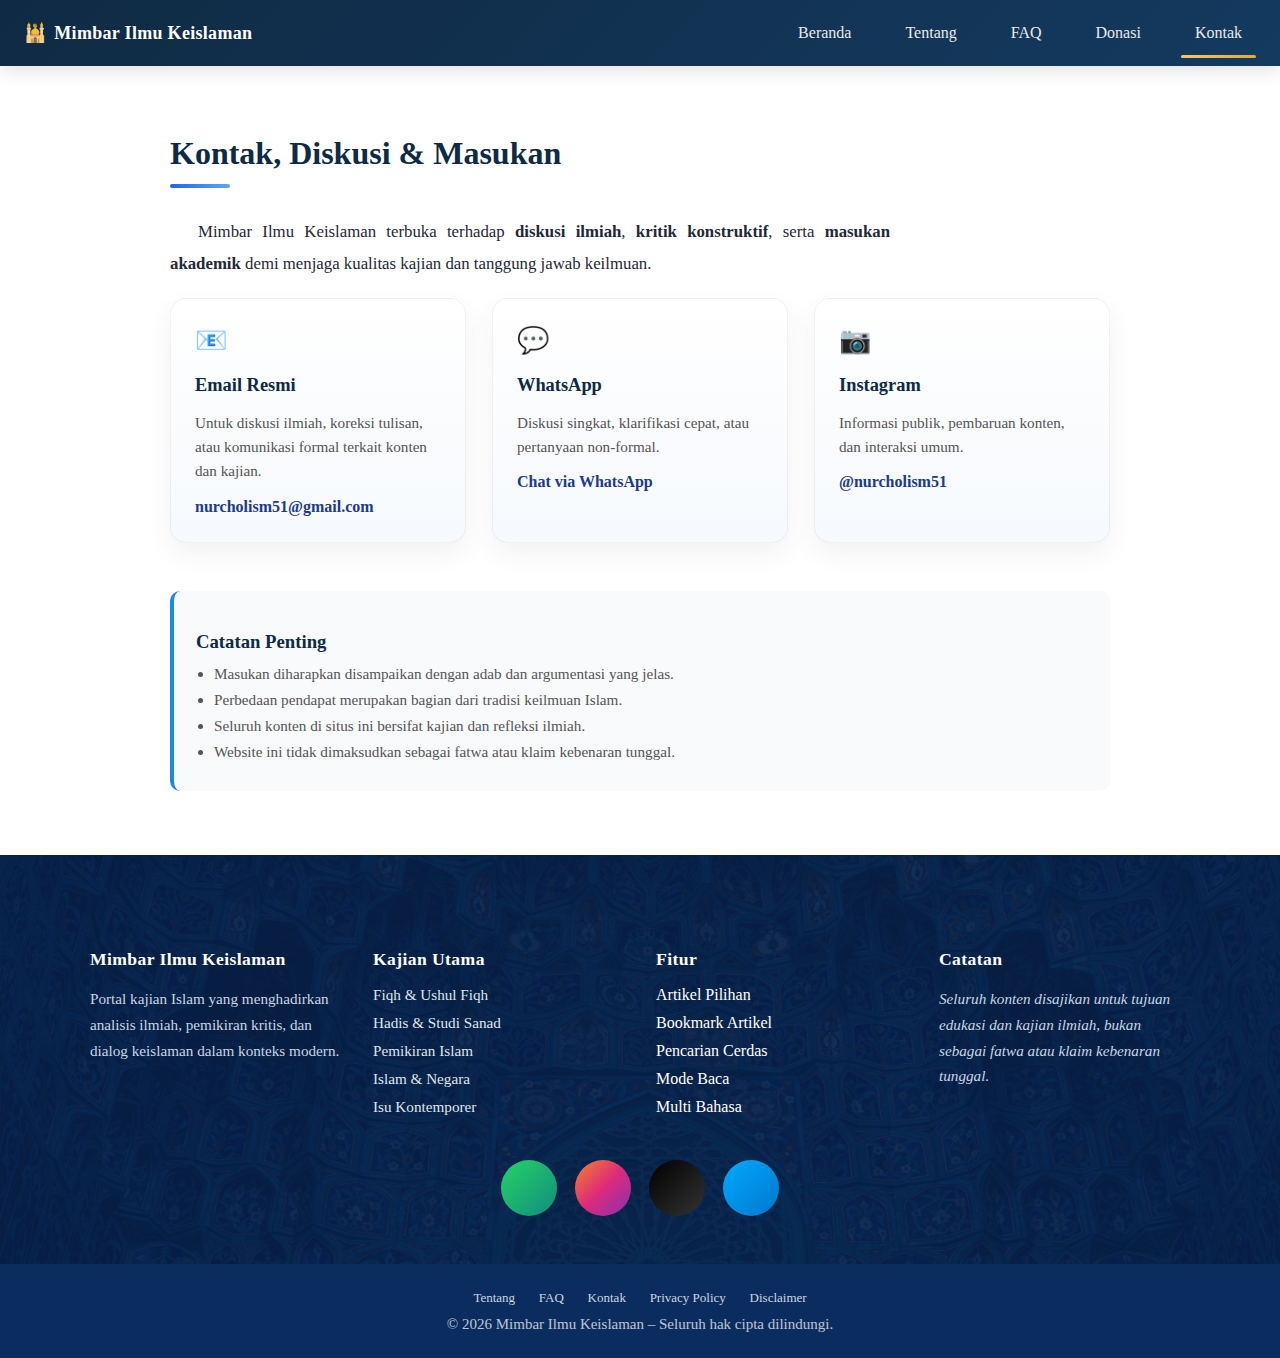
<file: kontak.html>
<!DOCTYPE html>
<html lang="id">
<head>
  <meta charset="UTF-8">
  <link href="https://fonts.googleapis.com/css2?family=Playfair+Display:wght@600;700&family=Inter:wght@400;500;600&family=Amiri&display=swap" rel="stylesheet">
  <link rel="stylesheet" href="https://cdnjs.cloudflare.com/ajax/libs/font-awesome/6.5.0/css/all.min.css">
  <meta name="viewport" content="width=device-width, initial-scale=1.0">
  <title>Kontak | Mimbar Ilmu Keislaman</title>

  
 <!-- Google tag (gtag.js) -->
<script async src="https://www.googletagmanager.com/gtag/js?id=G-WGG5REMSC6"></script>
<script>
  window.dataLayer = window.dataLayer || [];
  function gtag(){dataLayer.push(arguments);}
  gtag('js', new Date());

  gtag('config', 'G-WGG5REMSC6');
</script>

  <link rel="stylesheet" href="css/pages.css">
</head>
<body>

<header class="navbar">
  <div class="nav-inner">
    <div class="nav-left">
      <a href="index.html" class="nav-brand">
        🕌 <span>Mimbar Ilmu Keislaman</span>
      </a>
    </div>

    <nav class="nav-links">
      <a href="index.html">Beranda</a>
      <a href="about.html">Tentang</a>
      <a href="faq.html">FAQ</a>
      <a href="donasi.html">Donasi</a>
      <a href="kontak.html">Kontak</a>
    </nav>
  </div>
</header>

<!-- QUICK MENU -->

<main class="page-container">

  <h1 class="page-title">Kontak, Diskusi & Masukan</h1>
  <div class="page-divider"></div>

  <p class="page-lead">
    Mimbar Ilmu Keislaman terbuka terhadap <b>diskusi ilmiah</b>,
    <b>kritik konstruktif</b>, serta <b>masukan akademik</b> demi
    menjaga kualitas kajian dan tanggung jawab keilmuan.
  </p>

  <!-- GRID KONTAK -->
  <section class="contact-grid">

    <!-- EMAIL -->
    <div class="contact-card">
      <div class="contact-icon">📧</div>
      <h3>Email Resmi</h3>
      <p>
        Untuk diskusi ilmiah, koreksi tulisan, atau komunikasi formal
        terkait konten dan kajian.
      </p>
      <a href="mailto:nurcholism51@gmail.com" class="contact-link">
        nurcholism51@gmail.com
      </a>
    </div>

    <!-- WHATSAPP -->
    <div class="contact-card">
      <div class="contact-icon">💬</div>
      <h3>WhatsApp</h3>
      <p>
        Diskusi singkat, klarifikasi cepat, atau pertanyaan non-formal.
      </p>
      <a href="https://wa.me/6282124305278" target="_blank" class="contact-link">
        Chat via WhatsApp
      </a>
    </div>

    <!-- INSTAGRAM -->
    <div class="contact-card">
      <div class="contact-icon">📷</div>
      <h3>Instagram</h3>
      <p>
        Informasi publik, pembaruan konten, dan interaksi umum.
      </p>
      <a href="https://instagram.com/nurcholism51" target="_blank" class="contact-link">
        @nurcholism51
      </a>
    </div>

  </section>

  <!-- CATATAN DISKUSI -->
  <section class="contact-note">
    <h3>Catatan Penting</h3>
    <ul>
      <li>Masukan diharapkan disampaikan dengan adab dan argumentasi yang jelas.</li>
      <li>Perbedaan pendapat merupakan bagian dari tradisi keilmuan Islam.</li>
      <li>Seluruh konten di situs ini bersifat kajian dan refleksi ilmiah.</li>
      <li>Website ini tidak dimaksudkan sebagai fatwa atau klaim kebenaran tunggal.</li>
    </ul>
  </section>
</main>

<section class="prefooter">
  <div class="prefooter-overlay"></div>

  <div class="prefooter-inner">

    <!-- KOLOM 1 -->
    <div class="prefooter-col">
      <h4>Mimbar Ilmu Keislaman</h4>
      <p>
        Portal kajian Islam yang menghadirkan analisis ilmiah,
        pemikiran kritis, dan dialog keislaman dalam konteks modern.
      </p>
    </div>

    <!-- KOLOM 2 -->
    <div class="prefooter-col">
      <h4>Kajian Utama</h4>
      <ul>
       <li><a href="index.html?filter=fiqh">Fiqh & Ushul Fiqh</a></li>
<li><a href="index.html?filter=hadis">Hadis & Studi Sanad</a></li>
<li><a href="index.html?filter=pemikiran">Pemikiran Islam</a></li>
<li><a href="index.html?filter=politik">Islam & Negara</a></li>
<li><a href="index.html?filter=kontemporer">Isu Kontemporer</a></li>
      </ul>
    </div>

    <!-- KOLOM 3 -->
    <div class="prefooter-col">
      <h4>Fitur</h4>
      <ul>
        <li>Artikel Pilihan</li>
        <li>Bookmark Artikel</li>
        <li>Pencarian Cerdas</li>
        <li>Mode Baca</li>
        <li>Multi Bahasa</li>
      </ul>
    </div>

    <!-- KOLOM 4 -->
    <div class="prefooter-col">
      <h4>Catatan</h4>
      <p class="prefooter-note">
        Seluruh konten disajikan untuk tujuan edukasi dan kajian ilmiah,
        bukan sebagai fatwa atau klaim kebenaran tunggal.
      </p>
    </div>

  </div>

  <!-- SOSIAL MEDIA (TENGAH BAWAH) -->
  <div class="prefooter-social">
    <a href="https://wa.me/6282124305278" aria-label="WhatsApp" target="_blank">
      <i class="fa-brands fa-whatsapp"></i>
    </a>
    <a href="https://instagram.com/nurcholism51" aria-label="Instagram" target="_blank">
      <i class="fa-brands fa-instagram"></i>
    </a>
   <a href="https://www.threads.net/@nurcholism51" aria-label="Threads" target="_blank">
  <i class="fa-brands fa-threads"></i>
</a>
    <a href="mailto:nurcholism51@gmail.com" aria-label="Email">
      <i class="fa-regular fa-envelope"></i>
    </a>
  </div>
</section>

  <footer class="site-footer">

  <div class="footer-links">
    <a href="about.html">Tentang</a>
    <a href="faq.html">FAQ</a>
    <a href="kontak.html">Kontak</a>
    <a href="privacy.html">Privacy Policy</a>
    <a href="disclaimer.html">Disclaimer</a>
  </div>

  <div class="footer-copy">
    © 2026 Mimbar Ilmu Keislaman – Seluruh hak cipta dilindungi.
  </div>

</footer>
<script src="js/nav-active.js"></script>
<script src="js/kontak.js"></script>

</body>

</html>
</file>
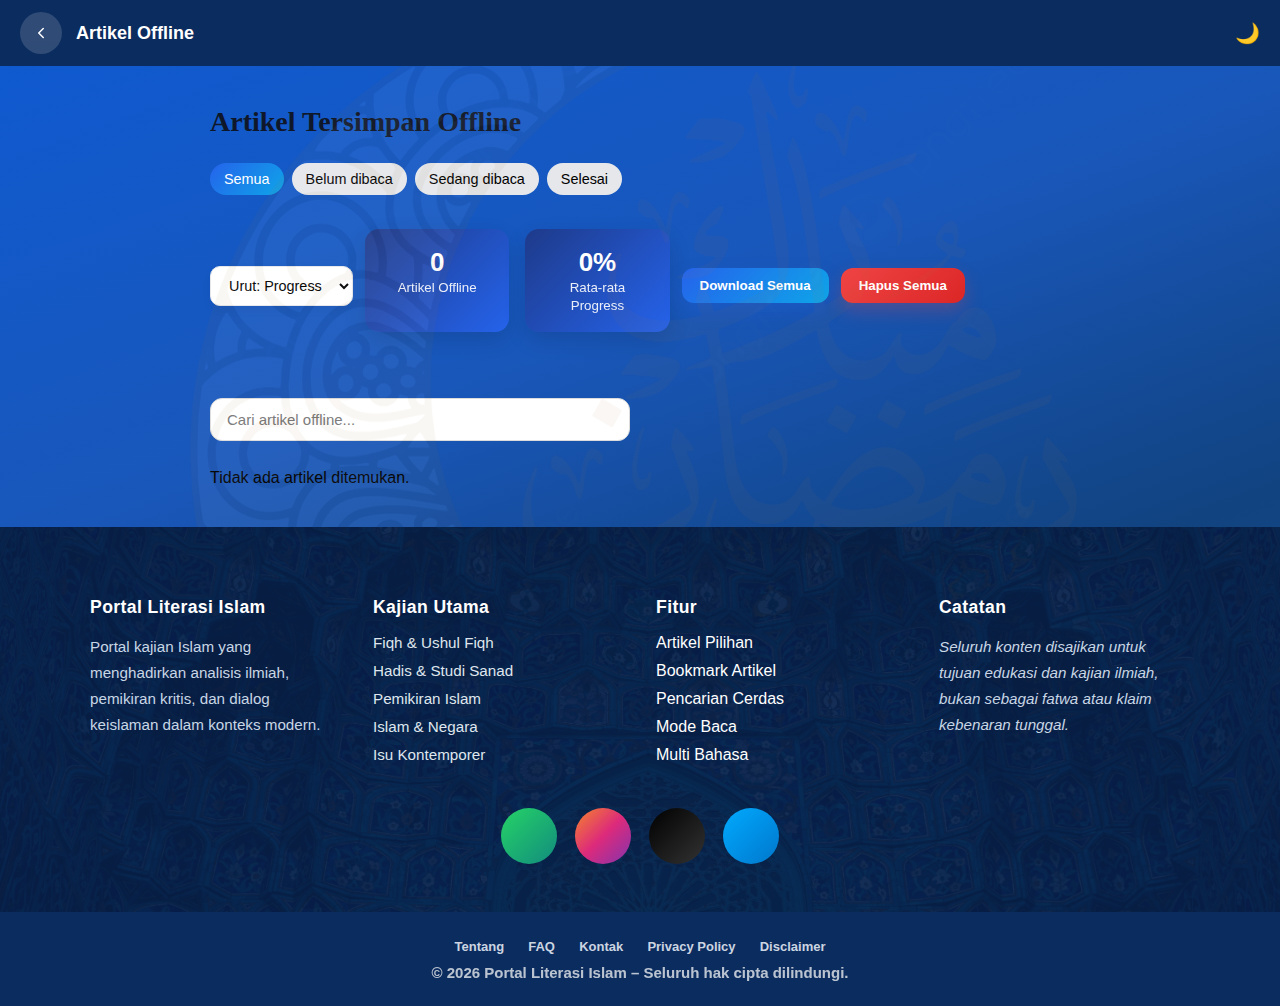
<file: offline.html>
<!DOCTYPE html>
<html lang="id">
<head>
  <meta charset="UTF-8">
  <title>Artikel Offline</title>

 <!-- Google tag (gtag.js) -->
<script async src="https://www.googletagmanager.com/gtag/js?id=G-FD9932Y04M"></script>
<script>
  window.dataLayer = window.dataLayer || [];
  function gtag(){dataLayer.push(arguments);}
  gtag('js', new Date());

  gtag('config', 'G-FD9932Y04M');
</script>

    <link rel="icon" href="favicon.ico" type="image/x-icon">
   <link rel="stylesheet" href="https://cdnjs.cloudflare.com/ajax/libs/font-awesome/6.5.0/css/all.min.css">
  <meta name="viewport" content="width=device-width, initial-scale=1.0">

  <link rel="stylesheet" href="css/style.css">
    <link rel="stylesheet" href="css/offline.css">
</head>

<body>

<header class="navbar">
  <a href="index.html" class="back-btn" aria-label="Kembali">
  <svg width="18" height="18" viewBox="0 0 24 24" fill="none"
       stroke="white" stroke-width="2"
       stroke-linecap="round" stroke-linejoin="round">
    <polyline points="15 18 9 12 15 6"></polyline>
  </svg>
</a>
  <h1 class="logo">Artikel Offline</h1>
  <button id="themeToggle" class="theme-toggle">🌙</button>
</header>

<main class="container">
  <h2>Artikel Tersimpan Offline</h2>

  <div class="offline-tools">

    <div class="offline-filters">
      <button class="filter-btn active" data-filter="all">Semua</button>
      <button class="filter-btn" data-filter="new">Belum dibaca</button>
      <button class="filter-btn" data-filter="reading">Sedang dibaca</button>
      <button class="filter-btn" data-filter="done">Selesai</button>
    </div>

    <div class="offline-actions-top">
      <select id="sort-select">
        <option value="progress">Urut: Progress</option>
        <option value="title">Urut: Judul</option>
      </select>

      <div class="offline-stats">
  <div class="offline-stat-card">
    <span id="stat-offline-count">0</span>
    <small>Artikel Offline</small>
  </div>

  <div class="offline-stat-card">
    <span id="stat-offline-progress">0%</span>
    <small>Rata-rata Progress</small>
  </div>
</div>

      <button id="download-all" class="btn-premium">
        Download Semua
      </button>

      <button id="delete-all" class="btn-danger">
        Hapus Semua
      </button>
    </div>

  </div>

  <input
    type="text"
    id="offline-search"
    class="offline-search"
    placeholder="Cari artikel offline..."
  />

  <div id="offline-list" class="cards"></div>
</main>

 <section class="prefooter">
  <div class="prefooter-overlay"></div>

  <div class="prefooter-inner">

    <!-- KOLOM 1 -->
    <div class="prefooter-col">
      <h4>Portal Literasi Islam</h4>
      <p>
        Portal kajian Islam yang menghadirkan analisis ilmiah,
        pemikiran kritis, dan dialog keislaman dalam konteks modern.
      </p>
    </div>

    <!-- KOLOM 2 -->
    <div class="prefooter-col">
      <h4>Kajian Utama</h4>
      <ul>
 <li><a href="index.html?filter=fiqh">Fiqh & Ushul Fiqh</a></li>
<li><a href="index.html?filter=hadis">Hadis & Studi Sanad</a></li>
<li><a href="index.html?filter=pemikiran">Pemikiran Islam</a></li>
<li><a href="index.html?filter=politik">Islam & Negara</a></li>
<li><a href="index.html?filter=kontemporer">Isu Kontemporer</a></li>
</ul>
    </div>

    <!-- KOLOM 3 -->
    <div class="prefooter-col">
      <h4>Fitur</h4>
      <ul>
        <li>Artikel Pilihan</li>
        <li>Bookmark Artikel</li>
        <li>Pencarian Cerdas</li>
        <li>Mode Baca</li>
        <li>Multi Bahasa</li>
      </ul>
    </div>

    <!-- KOLOM 4 -->
    <div class="prefooter-col">
      <h4>Catatan</h4>
      <p class="prefooter-note">
        Seluruh konten disajikan untuk tujuan edukasi dan kajian ilmiah,
        bukan sebagai fatwa atau klaim kebenaran tunggal.
      </p>
    </div>

  </div>

  <!-- SOSIAL MEDIA (TENGAH BAWAH) -->
  <div class="prefooter-social">
    <a href="https://wa.me/6282124305278" aria-label="WhatsApp" target="_blank">
      <i class="fa-brands fa-whatsapp"></i>
    </a>
    <a href="https://instagram.com/nurcholism51" aria-label="Instagram" target="_blank">
      <i class="fa-brands fa-instagram"></i>
    </a>
   <a href="https://www.threads.net/@nurcholism51" aria-label="Threads" target="_blank">
  <i class="fa-brands fa-threads"></i>
</a>
    <a href="mailto:nurcholism51@gmail.com" aria-label="Email">
      <i class="fa-regular fa-envelope"></i>
    </a>
  </div>
</section>

  <footer class="site-footer">

  <div class="footer-links">
    <a href="about.html">Tentang</a>
    <a href="faq.html">FAQ</a>
    <a href="kontak.html">Kontak</a>
    <a href="privacy.html">Privacy Policy</a>
    <a href="disclaimer.html">Disclaimer</a>
  </div>

  <div class="footer-copy">
    © 2026 Portal Literasi Islam – Seluruh hak cipta dilindungi.
  </div>

</footer>

<script src="js/offline.js"></script>
<script type="module" src="js/data.js"></script>
<script type="module" src="js/article.js"></script>
<script type="module" src="js/bookmark.js"></script>
 <script src="js/translate.js"></script> 

  <div id="google_translate_element" style="display:none;"></div>

<script>
function googleTranslateElementInit() {
  new google.translate.TranslateElement({
    pageLanguage: 'id',
    autoDisplay: false
  }, 'google_translate_element');
}
</script>

<script src="//translate.google.com/translate_a/element.js?cb=googleTranslateElementInit"></script>


</body>
</html>
</file>
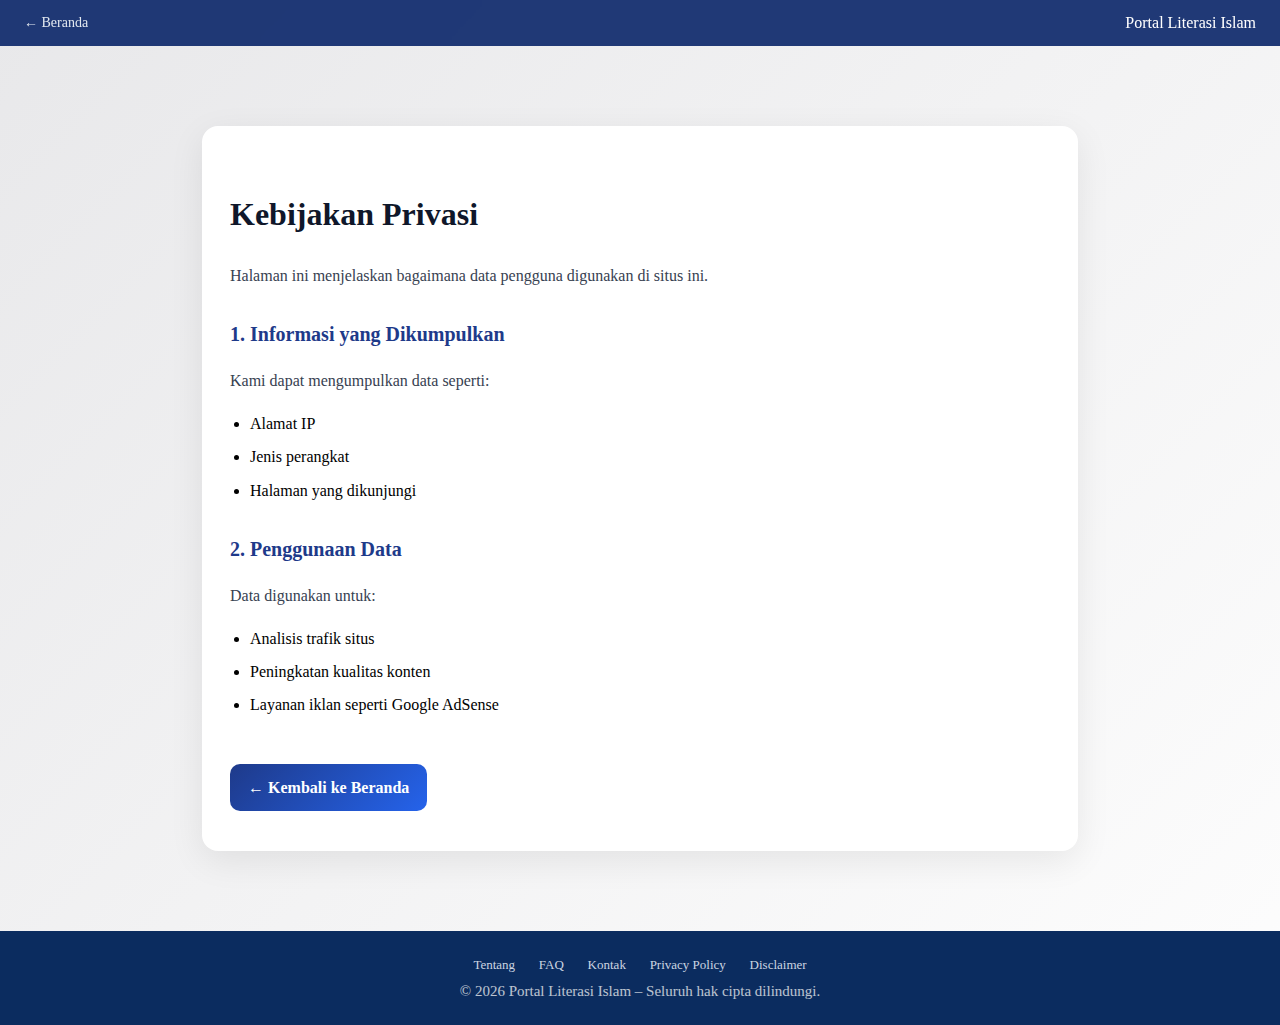
<file: privacy.html>
<!DOCTYPE html>
<html lang="id">
<head>
  <meta charset="UTF-8">
  <meta name="viewport" content="width=device-width, initial-scale=1.0">
  <title>Privacy Policy - Portal Literasi Islam</title>

  
  <!-- Security headers (HTML-level) -->
 <!-- Google tag (gtag.js) -->
<script async src="https://www.googletagmanager.com/gtag/js?id=G-FD9932Y04M"></script>
<script>
  window.dataLayer = window.dataLayer || [];
  function gtag(){dataLayer.push(arguments);}
  gtag('js', new Date());

  gtag('config', 'G-FD9932Y04M');
</script>

  <link rel="icon" href="favicon.ico" type="image/x-icon">
  <link rel="stylesheet" href="css/legal.css">
</head>

  <body>

     <header class="legal-header">
  <a href="index.html" class="legal-back">← Beranda</a>
  <div class="legal-title">Portal Literasi Islam</div>
</header>

<div class="page-container">
  <h1>Kebijakan Privasi</h1>

  <p>Halaman ini menjelaskan bagaimana data pengguna digunakan di situs ini.</p>

  <h2>1. Informasi yang Dikumpulkan</h2>
  <p>Kami dapat mengumpulkan data seperti:</p>
  <ul>
    <li>Alamat IP</li>
    <li>Jenis perangkat</li>
    <li>Halaman yang dikunjungi</li>
  </ul>

  <h2>2. Penggunaan Data</h2>
  <p>Data digunakan untuk:</p>
  <ul>
    <li>Analisis trafik situs</li>
    <li>Peningkatan kualitas konten</li>
    <li>Layanan iklan seperti Google AdSense</li>
  </ul>

  <a href="index.html" class="page-back">← Kembali ke Beranda</a>
</div>

 <footer class="site-footer">

  <div class="footer-links">
    <a href="about.html">Tentang</a>
    <a href="faq.html">FAQ</a>
    <a href="kontak.html">Kontak</a>
    <a href="privacy.html">Privacy Policy</a>
    <a href="disclaimer.html">Disclaimer</a>
  </div>

  <div class="footer-copy">
    © 2026 Portal Literasi Islam – Seluruh hak cipta dilindungi.
  </div>

</footer>



<div id="google_translate_element" style="display:none;"></div>

<script>
function googleTranslateElementInit() {
  new google.translate.TranslateElement({
    pageLanguage: 'id',
    autoDisplay: false
  }, 'google_translate_element');
}
</script>

<script src="//translate.google.com/translate_a/element.js?cb=googleTranslateElementInit"></script>

<script src="js/translate.js"></script>
<script src="js/sw-register.js"></script>
    
</body>
</html>
</file>
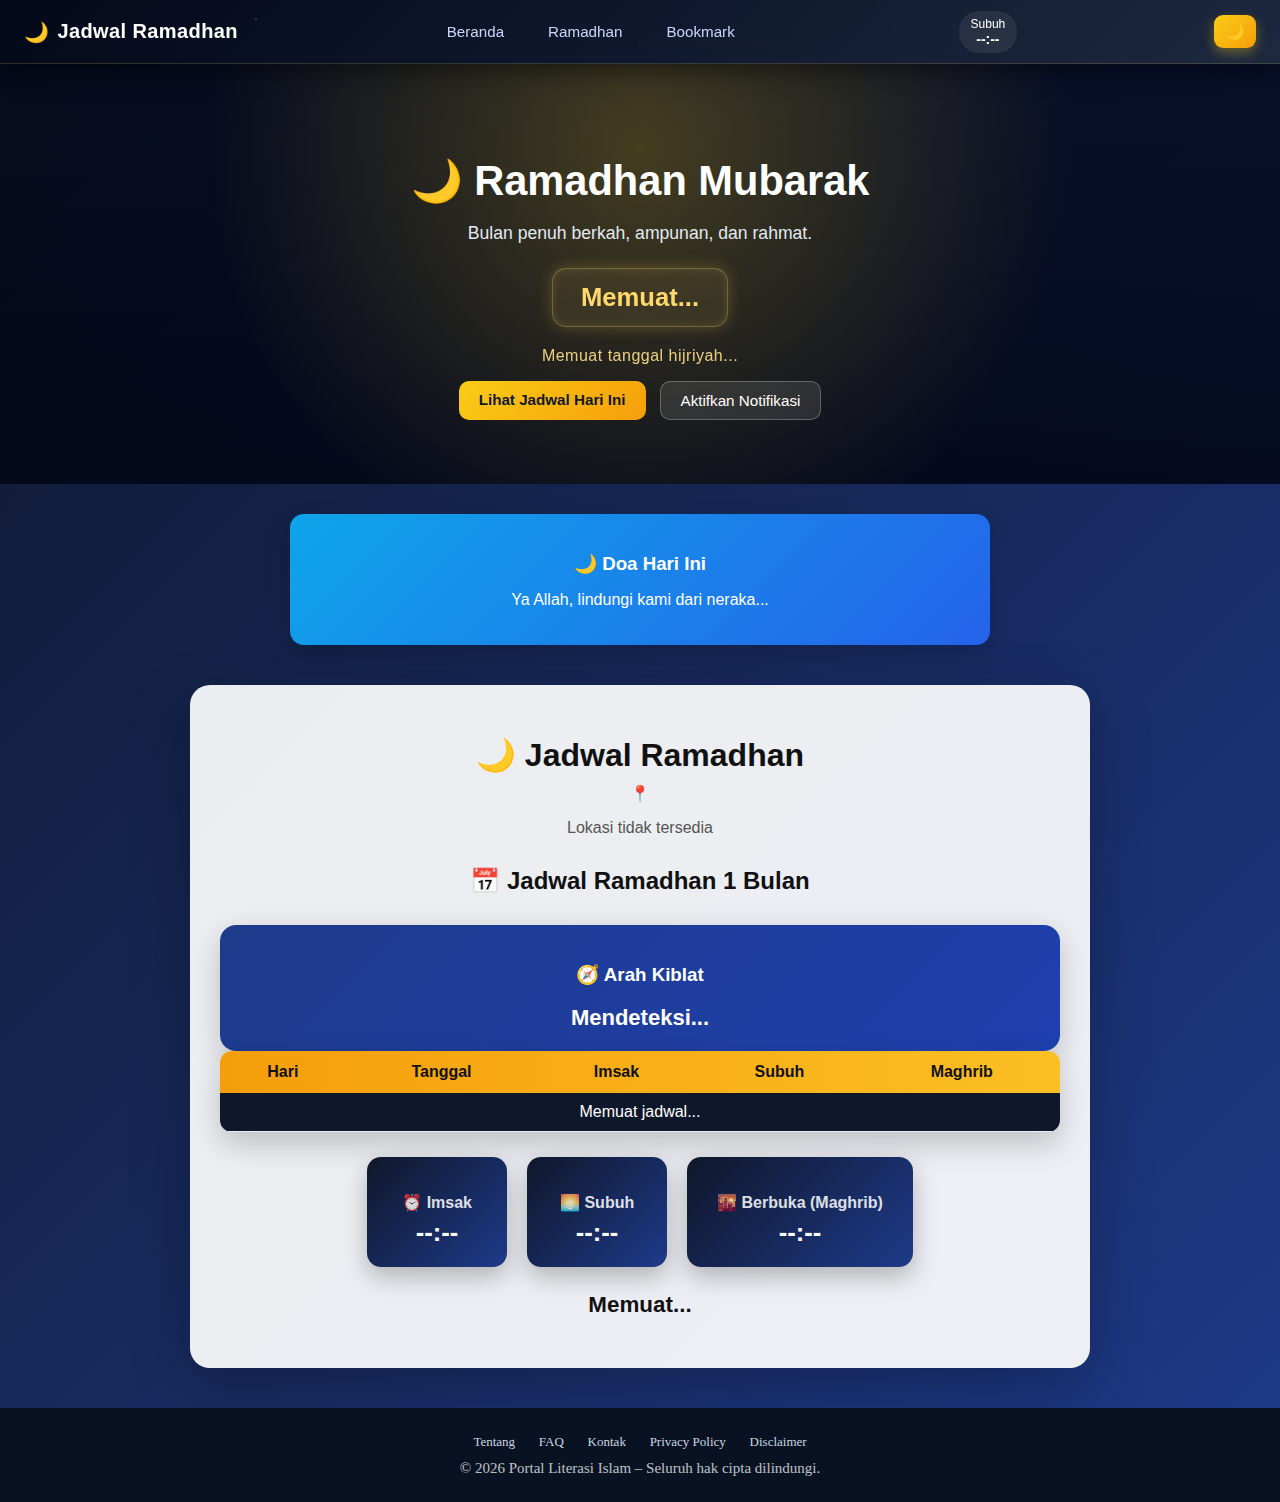
<file: ramadhan.html>
<!DOCTYPE html>
<html lang="id">
<head>
  <meta charset="UTF-8">
   <meta name="viewport" content="width=device-width, initial-scale=1.0">
  <title>Jadwal Ramadhan</title>

  <meta name="description" content="Jadwal Ramadhan, waktu imsak, subuh, dan berbuka puasa otomatis berdasarkan lokasi Anda.">
<meta name="keywords" content="Ramadhan, Jadwal Puasa, Imsak, Subuh, Maghrib, Al-Qur'an">
<meta name="author" content="Portal Literasi Islam">
<meta name="theme-color" content="#0f172a">

   <!-- Google tag (gtag.js) -->
<script async src="https://www.googletagmanager.com/gtag/js?id=G-FD9932Y04M"></script>
<script>
  window.dataLayer = window.dataLayer || [];
  function gtag(){dataLayer.push(arguments);}
  gtag('js', new Date());

  gtag('config', 'G-FD9932Y04M');
</script>

  <link rel="icon" href="favicon.ico" type="image/x-icon">

  <link rel="stylesheet" href="css/ramadhan.css">
</head>
<body>

    <nav class="ramadhan-navbar">
  <div class="logo">
    🌙 <span>Jadwal Ramadhan</span>
  </div>

  <div class="nav-links">
    <a href="index.html">Beranda</a>
    <a href="ramadhan.html">Ramadhan</a>
    <a href="bookmark.html">Bookmark</a>
  </div>

  <div class="prayer-mini" id="prayerMini">
  <span id="mini-name">Subuh</span>
  <strong id="mini-time">--:--</strong>
</div>

  <button id="themeToggle">🌙</button>
</nav>

<section class="ramadhan-hero">
  <div class="hero-overlay"></div>

  <div class="hero-content">
    <h1>🌙 Ramadhan Mubarak</h1>
    <p class="hero-sub">
      Bulan penuh berkah, ampunan, dan rahmat.
    </p>

   <h2 class="ramadhan-countdown">
  <span id="hero-countdown" class="countdown-box">
    Memuat...
  </span>
</h2>

<p class="hijri-date" id="hijriDate">Memuat tanggal hijriyah...</p>

    <div class="hero-buttons">
      <a href="#jadwal" class="hero-btn primary">
        Lihat Jadwal Hari Ini
      </a>
      <button class="hero-btn secondary" id="notifyBtn">
        Aktifkan Notifikasi
      </button>
    </div>
  </div>
</section>

<main>

<div class="doa-harian-box">
  <h3>🌙 Doa Hari Ini</h3>
  <p id="doa-harian">Memuat doa...</p>
</div>

<section class="ramadhan-box" id="jadwal">
  <h1>🌙 Jadwal Ramadhan</h1>
 📍 <p id="ramadhan-city">Mendeteksi lokasi…</p>

 <!-- DOA RAMADHAN -->
<div id="ramadhan-dua" class="ramadhan-dua" style="display:none;">
  <p id="dua-text"></p>
</div>

 <!-- TABEL RAMADHAN -->
<div class="ramadhan-table-box">
  <h2>📅 Jadwal Ramadhan 1 Bulan</h2>

  <div class="qibla-box">
  <h3>🧭 Arah Kiblat</h3>
  <div id="qiblaDirection">Mendeteksi...</div>
</div>

  <div class="table-scroll">
    <table class="ramadhan-table">
      <thead>
        <tr>
          <th>Hari</th>
          <th>Tanggal</th>
          <th>Imsak</th>
          <th>Subuh</th>
          <th>Maghrib</th>
        </tr>
      </thead>
      <tbody id="ramadhan-table-body">
        <tr>
          <td colspan="5">Memuat jadwal...</td>
        </tr>
      </tbody>
    </table>
  </div>
</div>

  <div class="ramadhan-grid">
    <div class="ramadhan-card">
      <h3>⏰ Imsak</h3>
      <span id="time-imsak">--:--</span>
    </div>

    <div class="ramadhan-card">
      <h3>🌅 Subuh</h3>
      <span id="time-fajr">--:--</span>
    </div>

    <div class="ramadhan-card">
      <h3>🌇 Berbuka (Maghrib)</h3>
      <span id="time-maghrib">--:--</span>
    </div>
  </div>

  <div class="ramadhan-countdown">
  <h2 id="ramadhan-next">Memuat...</h2>
</div>

</section>

</main>

<footer class="site-footer">

  <div class="footer-links">
    <a href="about.html">Tentang</a>
    <a href="faq.html">FAQ</a>
    <a href="kontak.html">Kontak</a>
    <a href="privacy.html">Privacy Policy</a>
    <a href="disclaimer.html">Disclaimer</a>
  </div>

  <div class="footer-copy">
    © 2026 Portal Literasi Islam – Seluruh hak cipta dilindungi.
  </div>

</footer>

<script src="js/ramadhan.js"></script>
 <script src="js/translate.js"></script>

<audio id="adzan-audio" src="assets/audio/azan/mishary.mp3" preload="auto"></audio>

  <div id="google_translate_element" style="display:none;"></div>

<script>
function googleTranslateElementInit() {
  new google.translate.TranslateElement({
    pageLanguage: 'id',
    autoDisplay: false
  }, 'google_translate_element');
}
</script>

<script src="//translate.google.com/translate_a/element.js?cb=googleTranslateElementInit"></script>


</body>
</html>
</file>
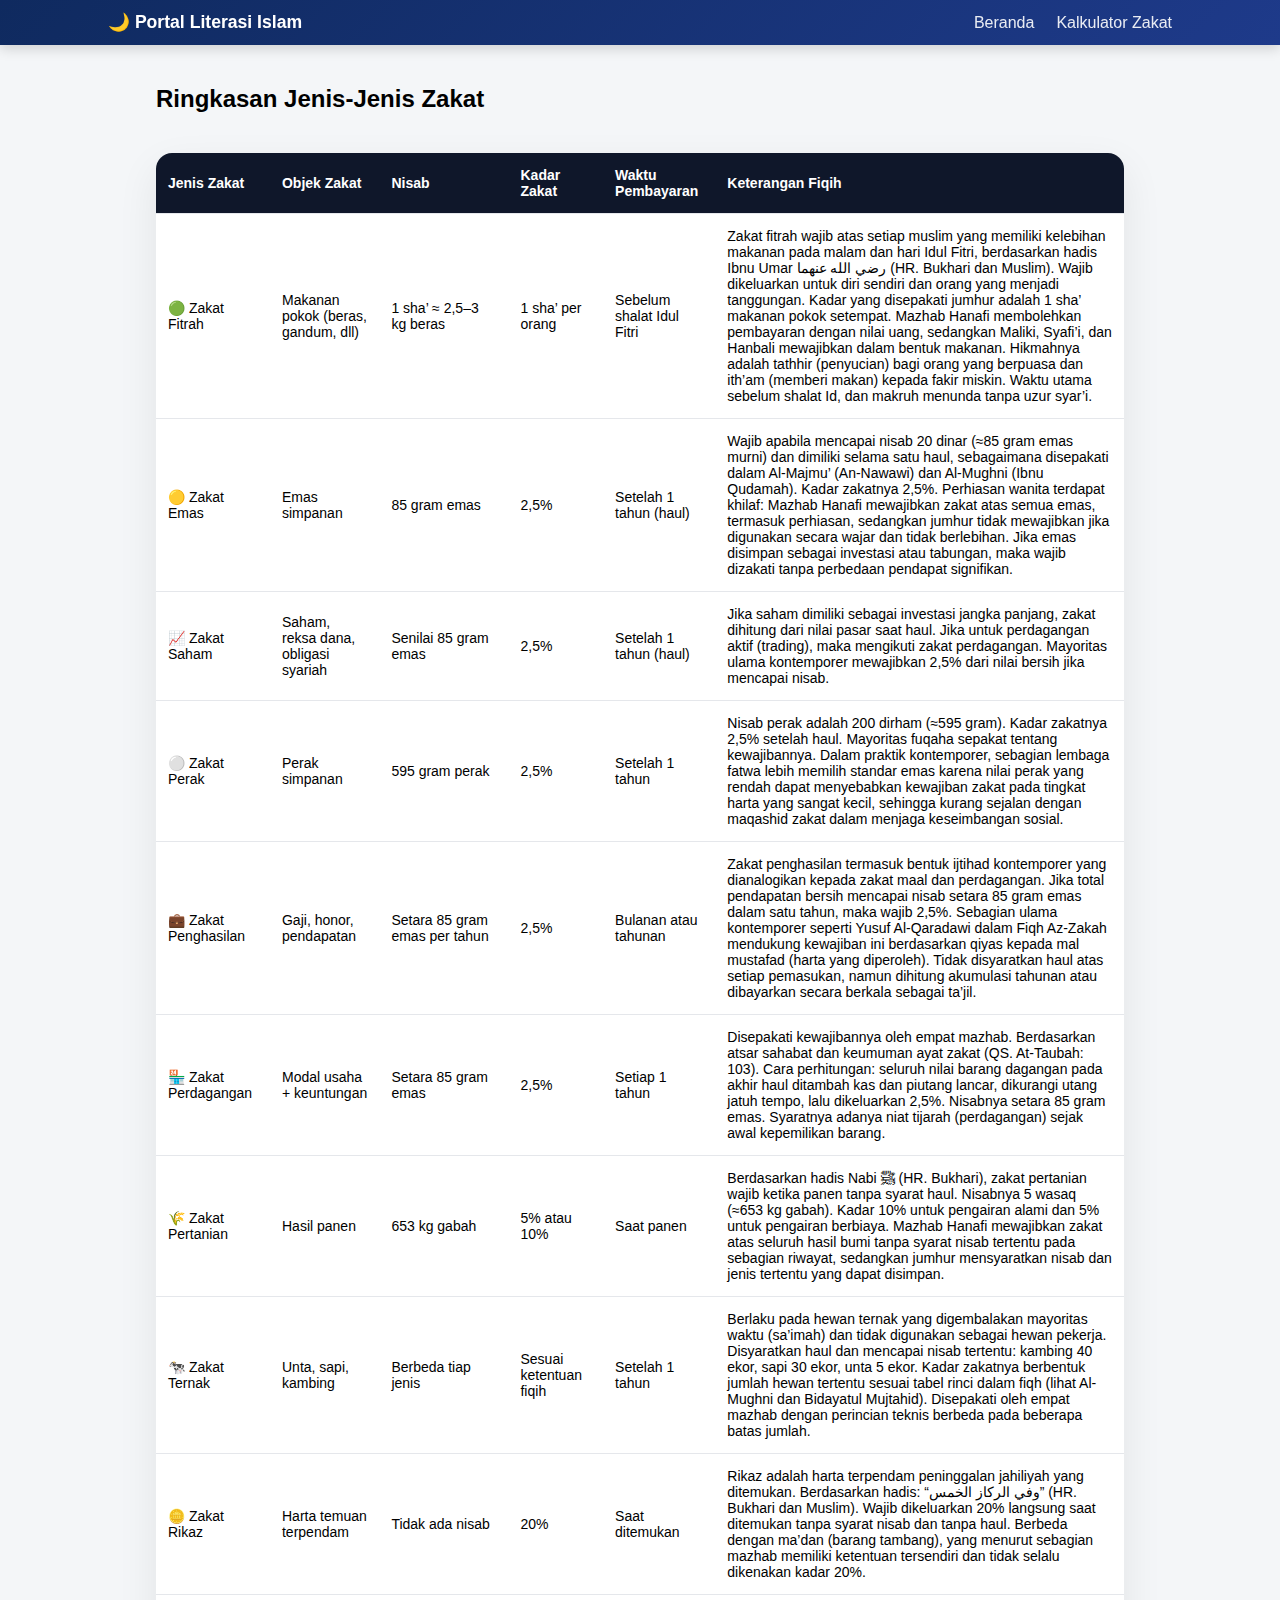
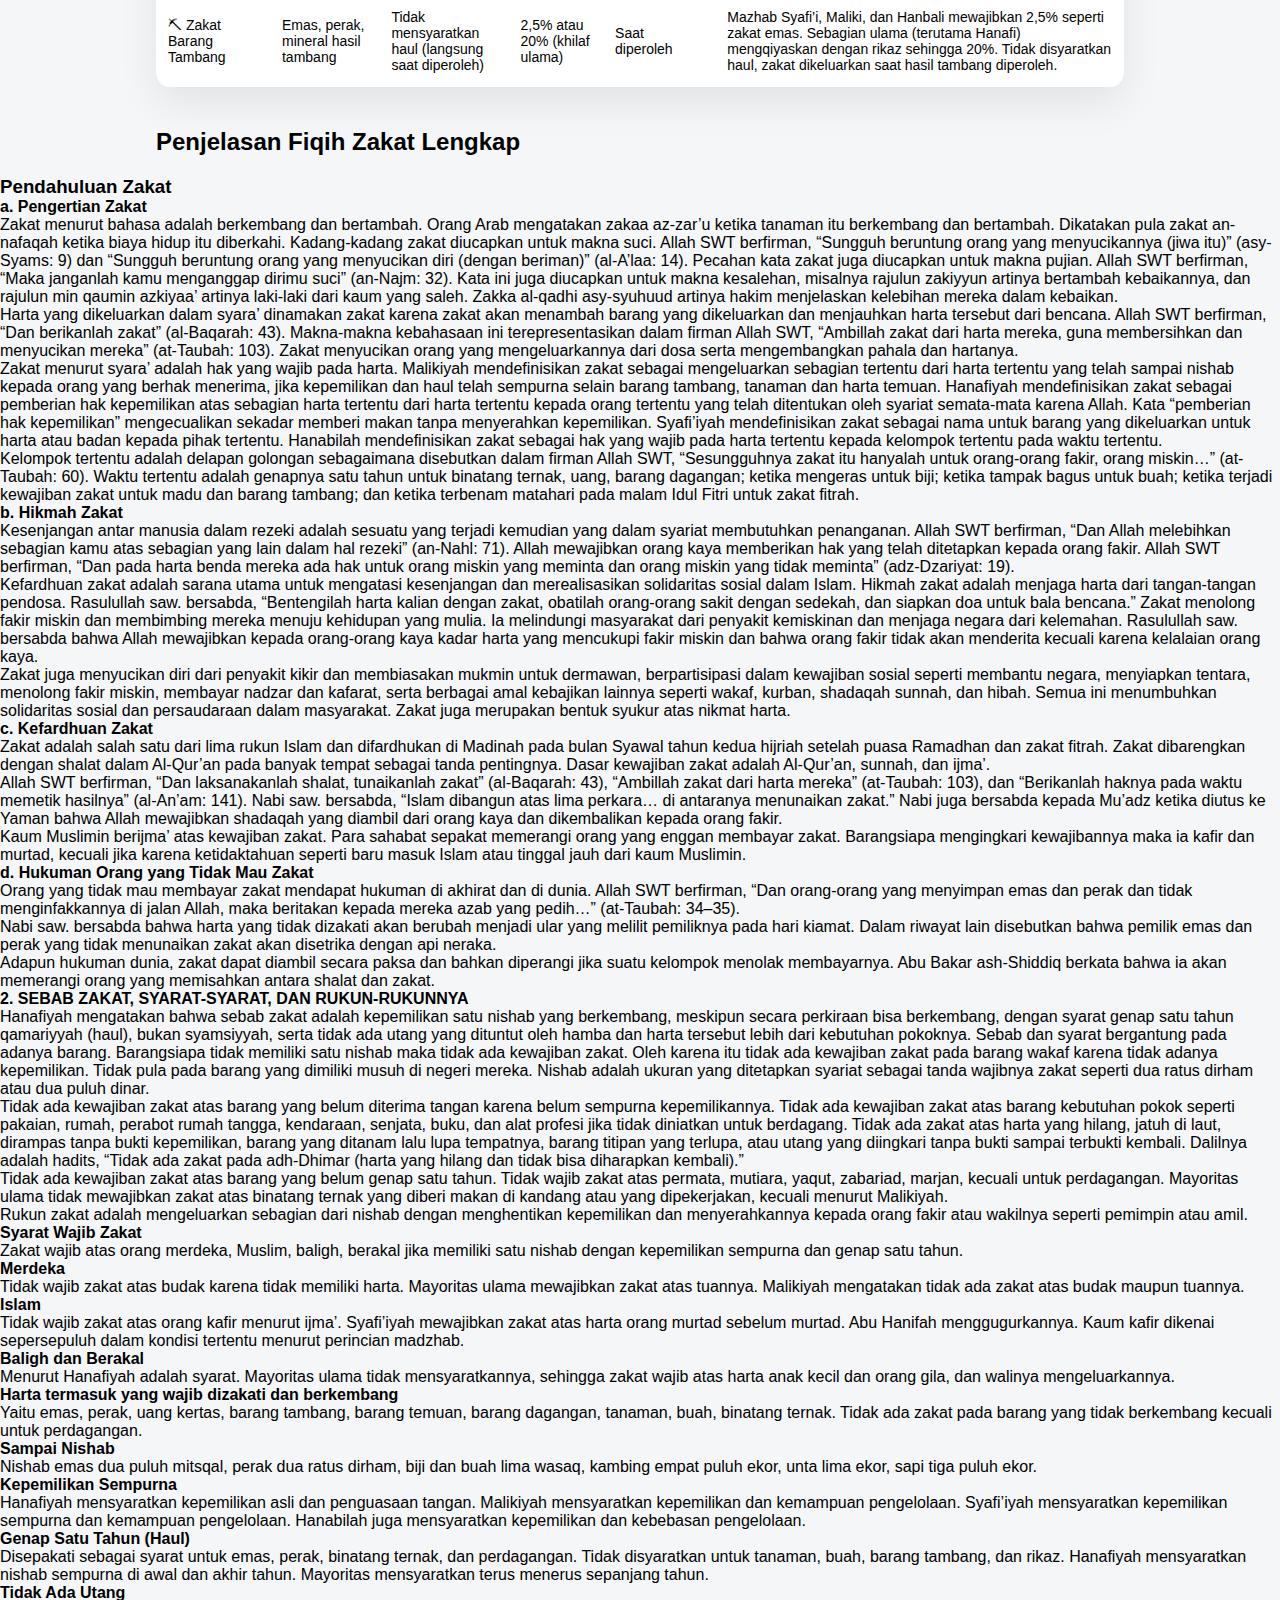
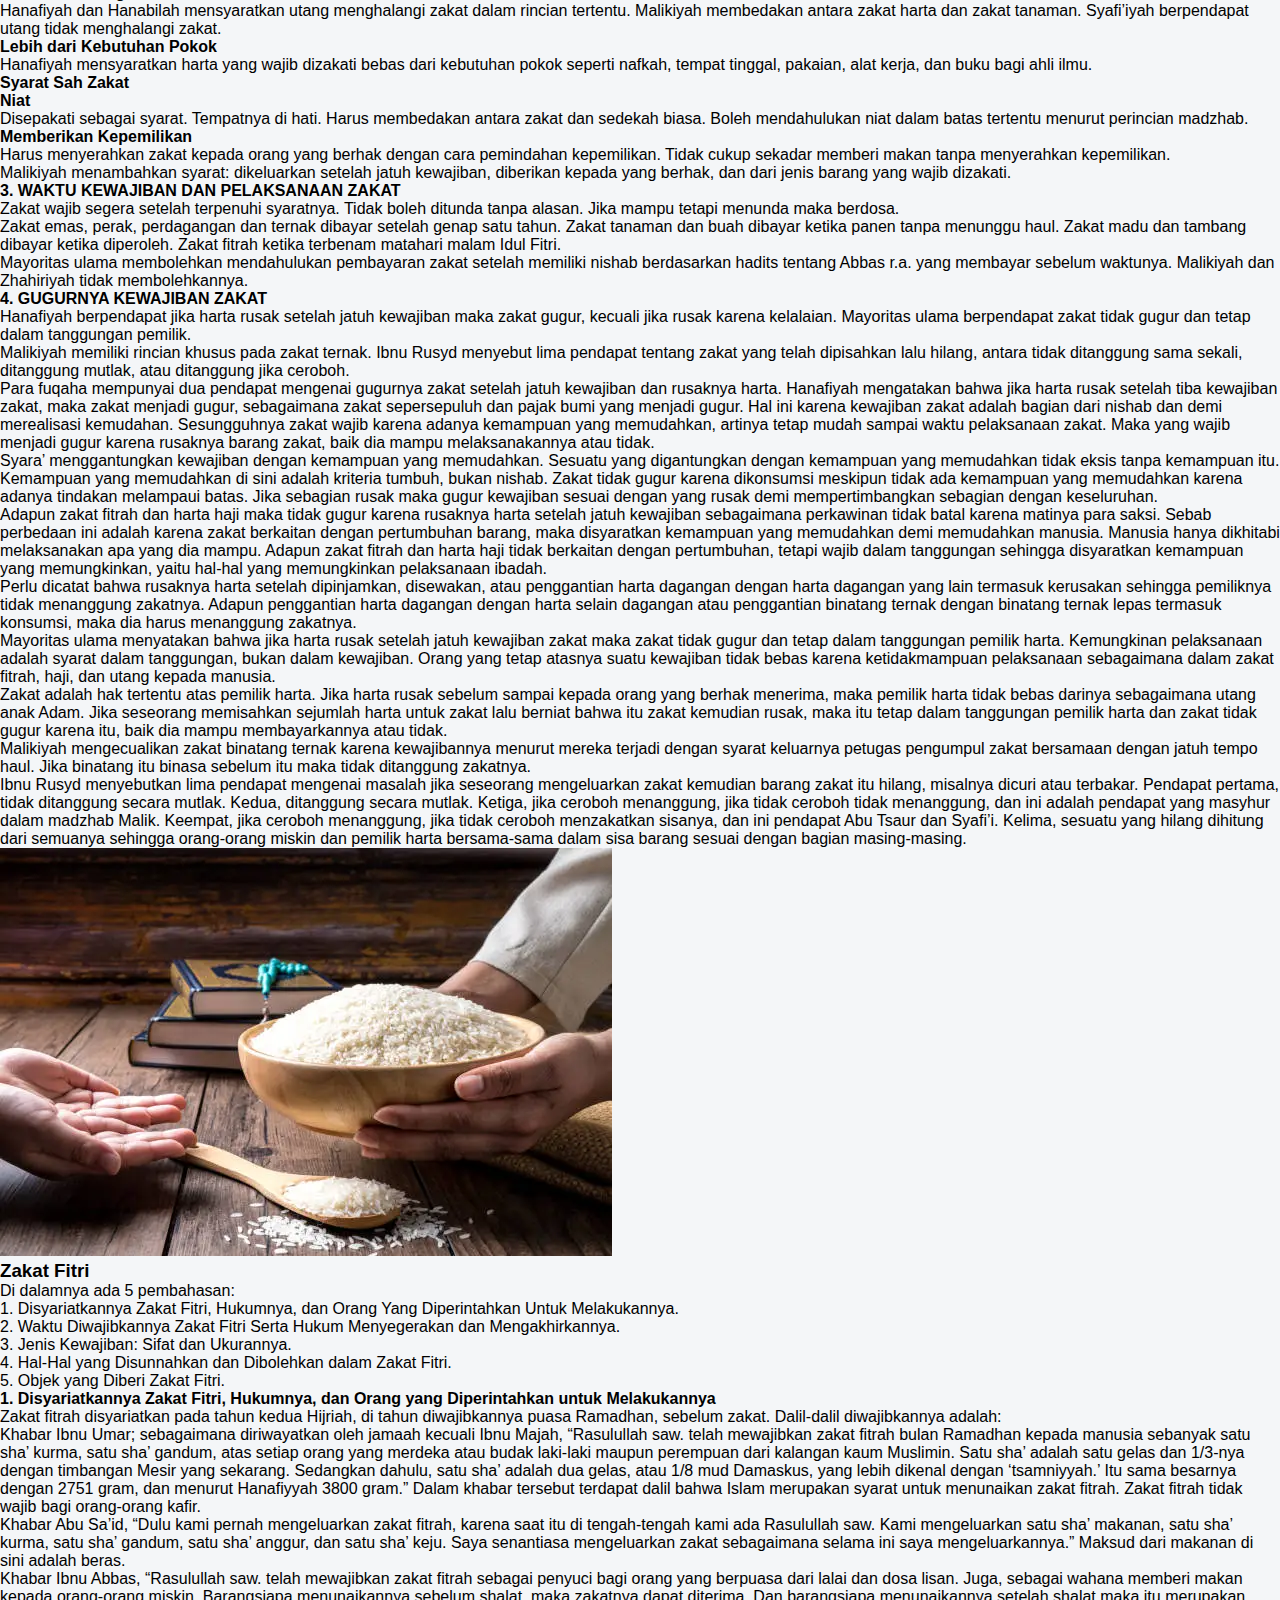
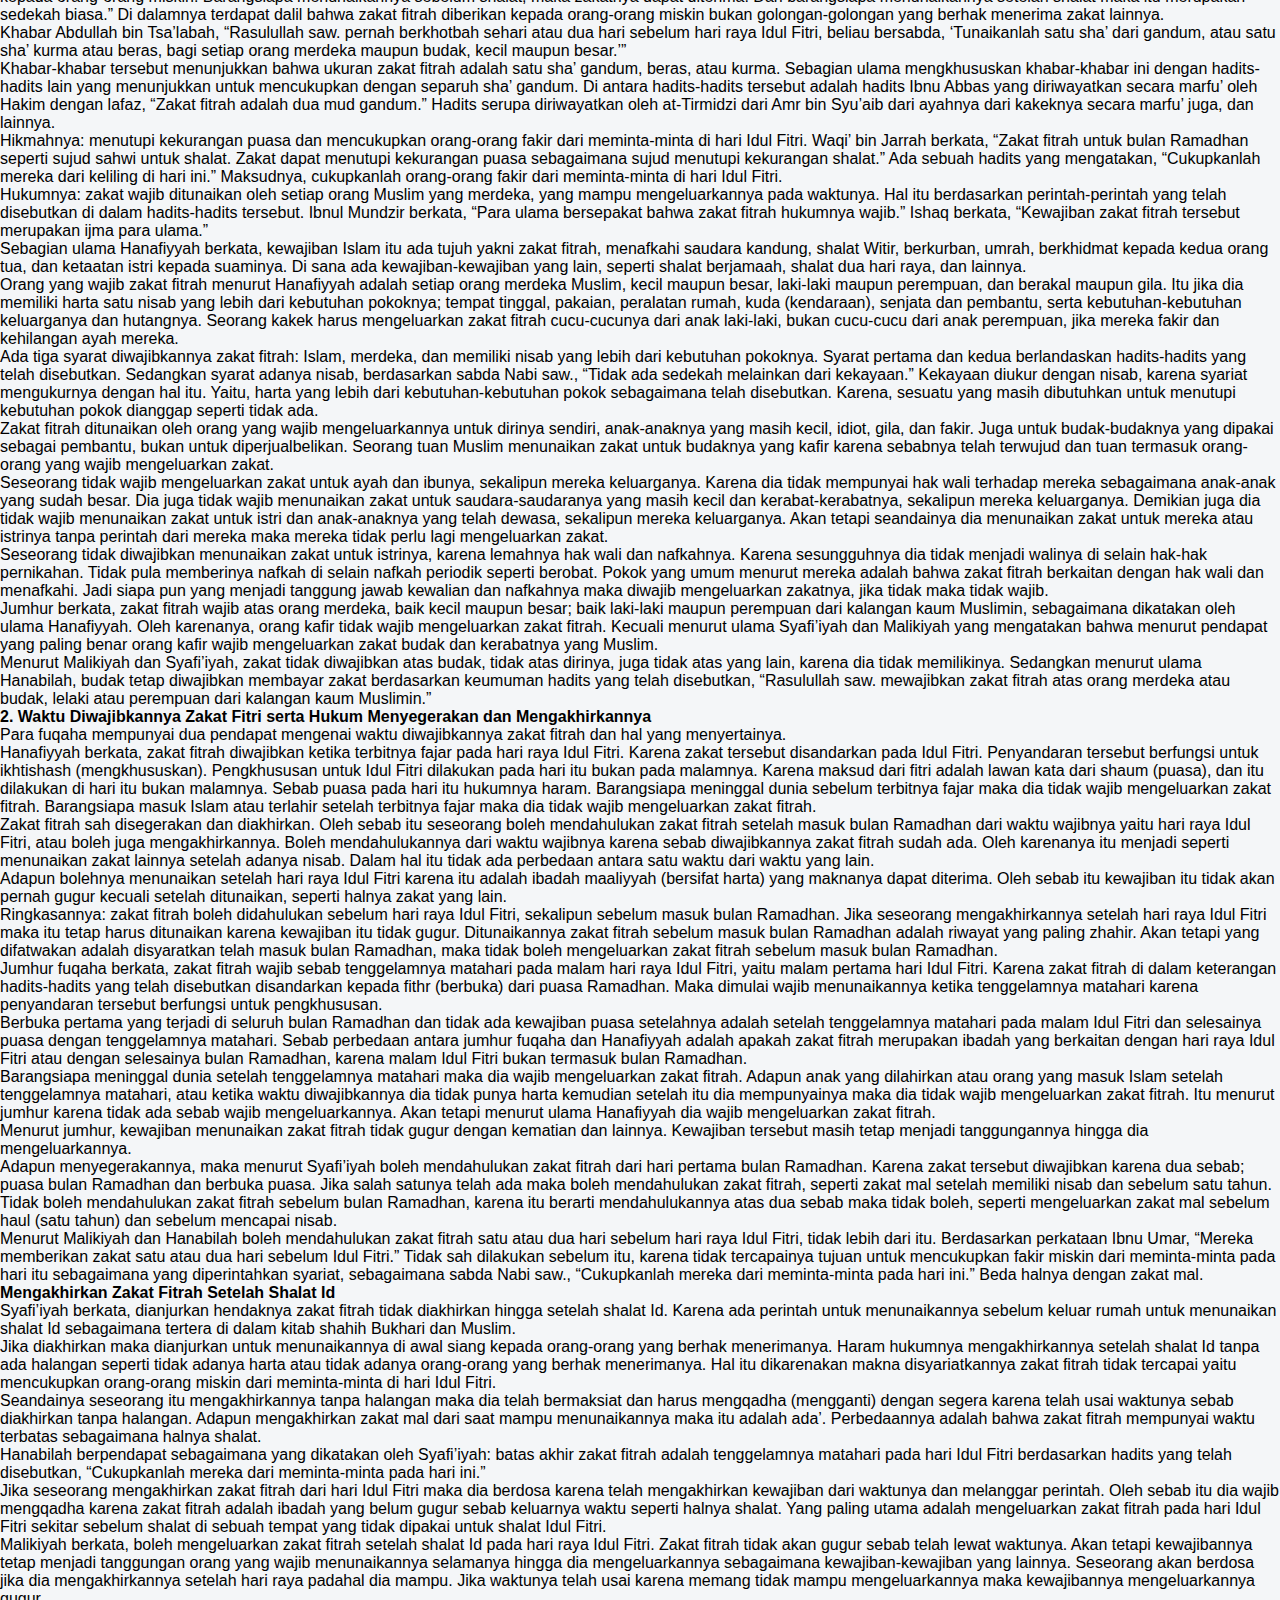
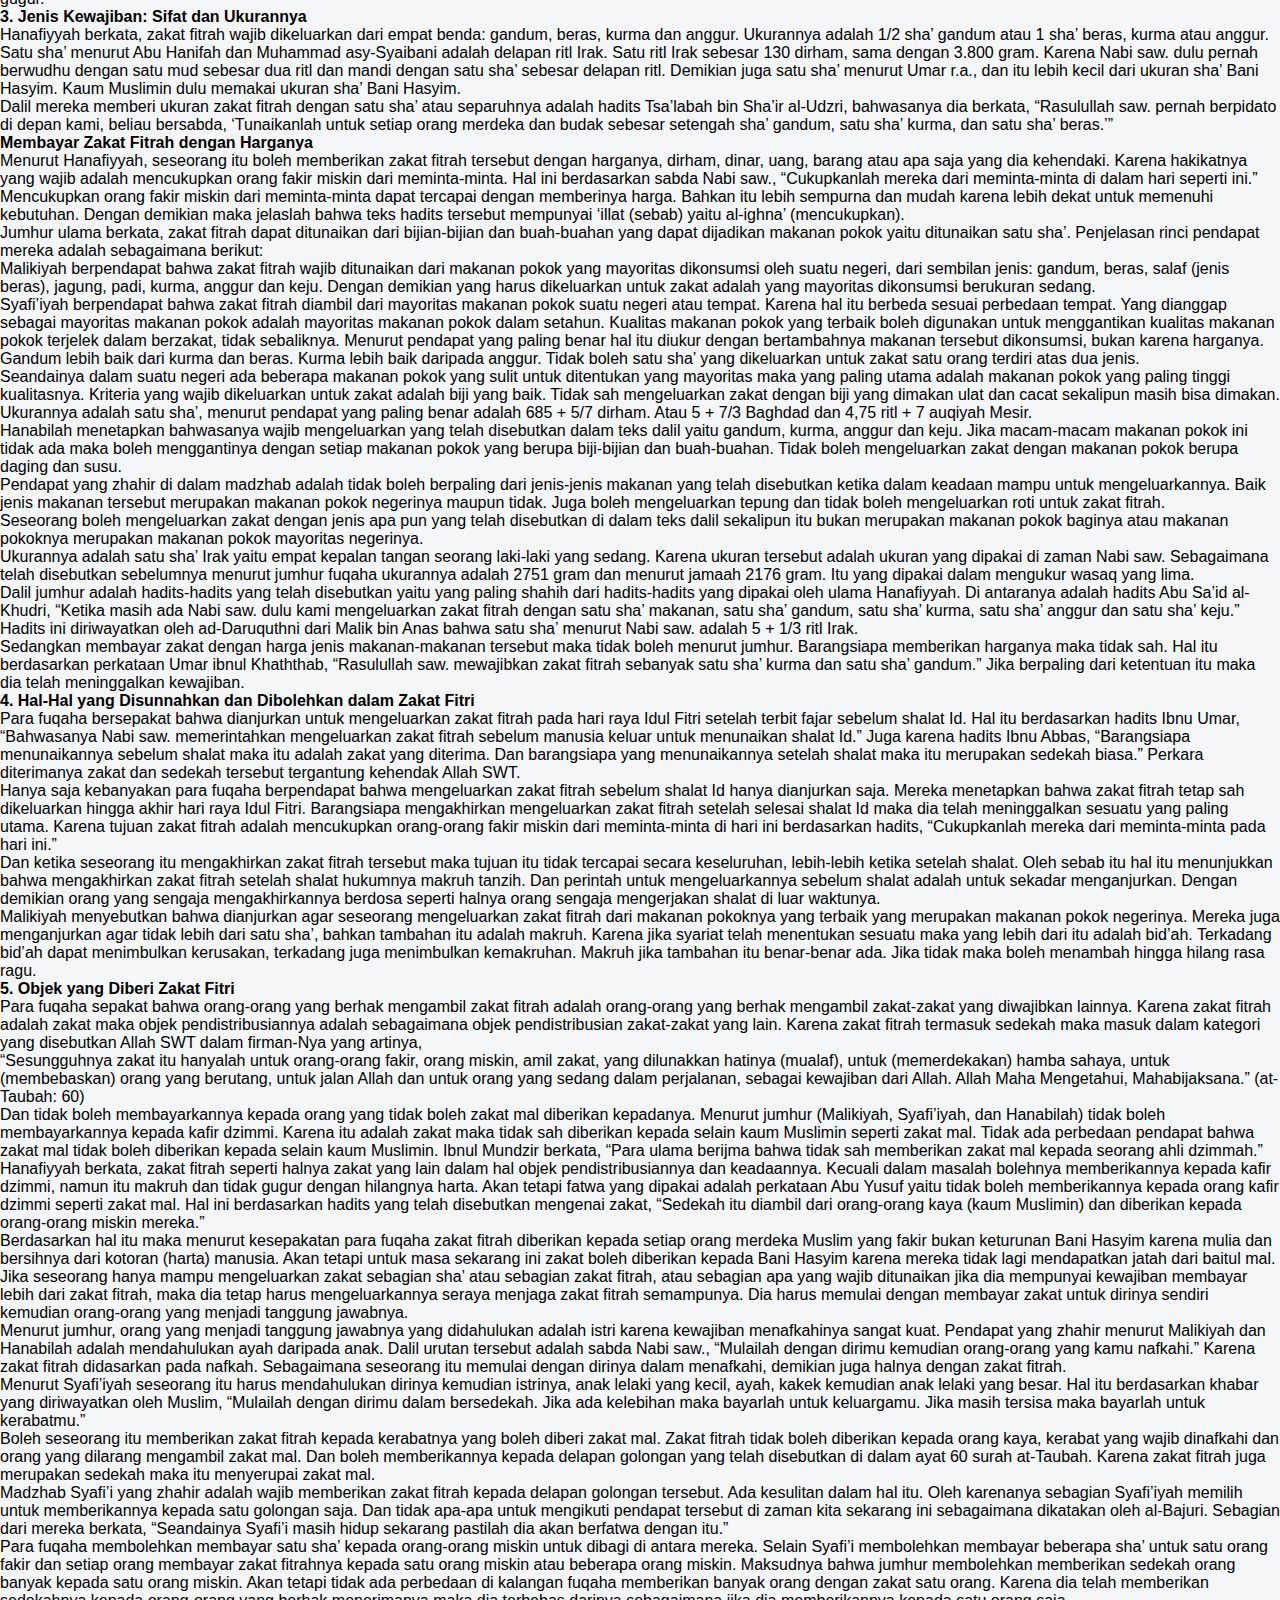
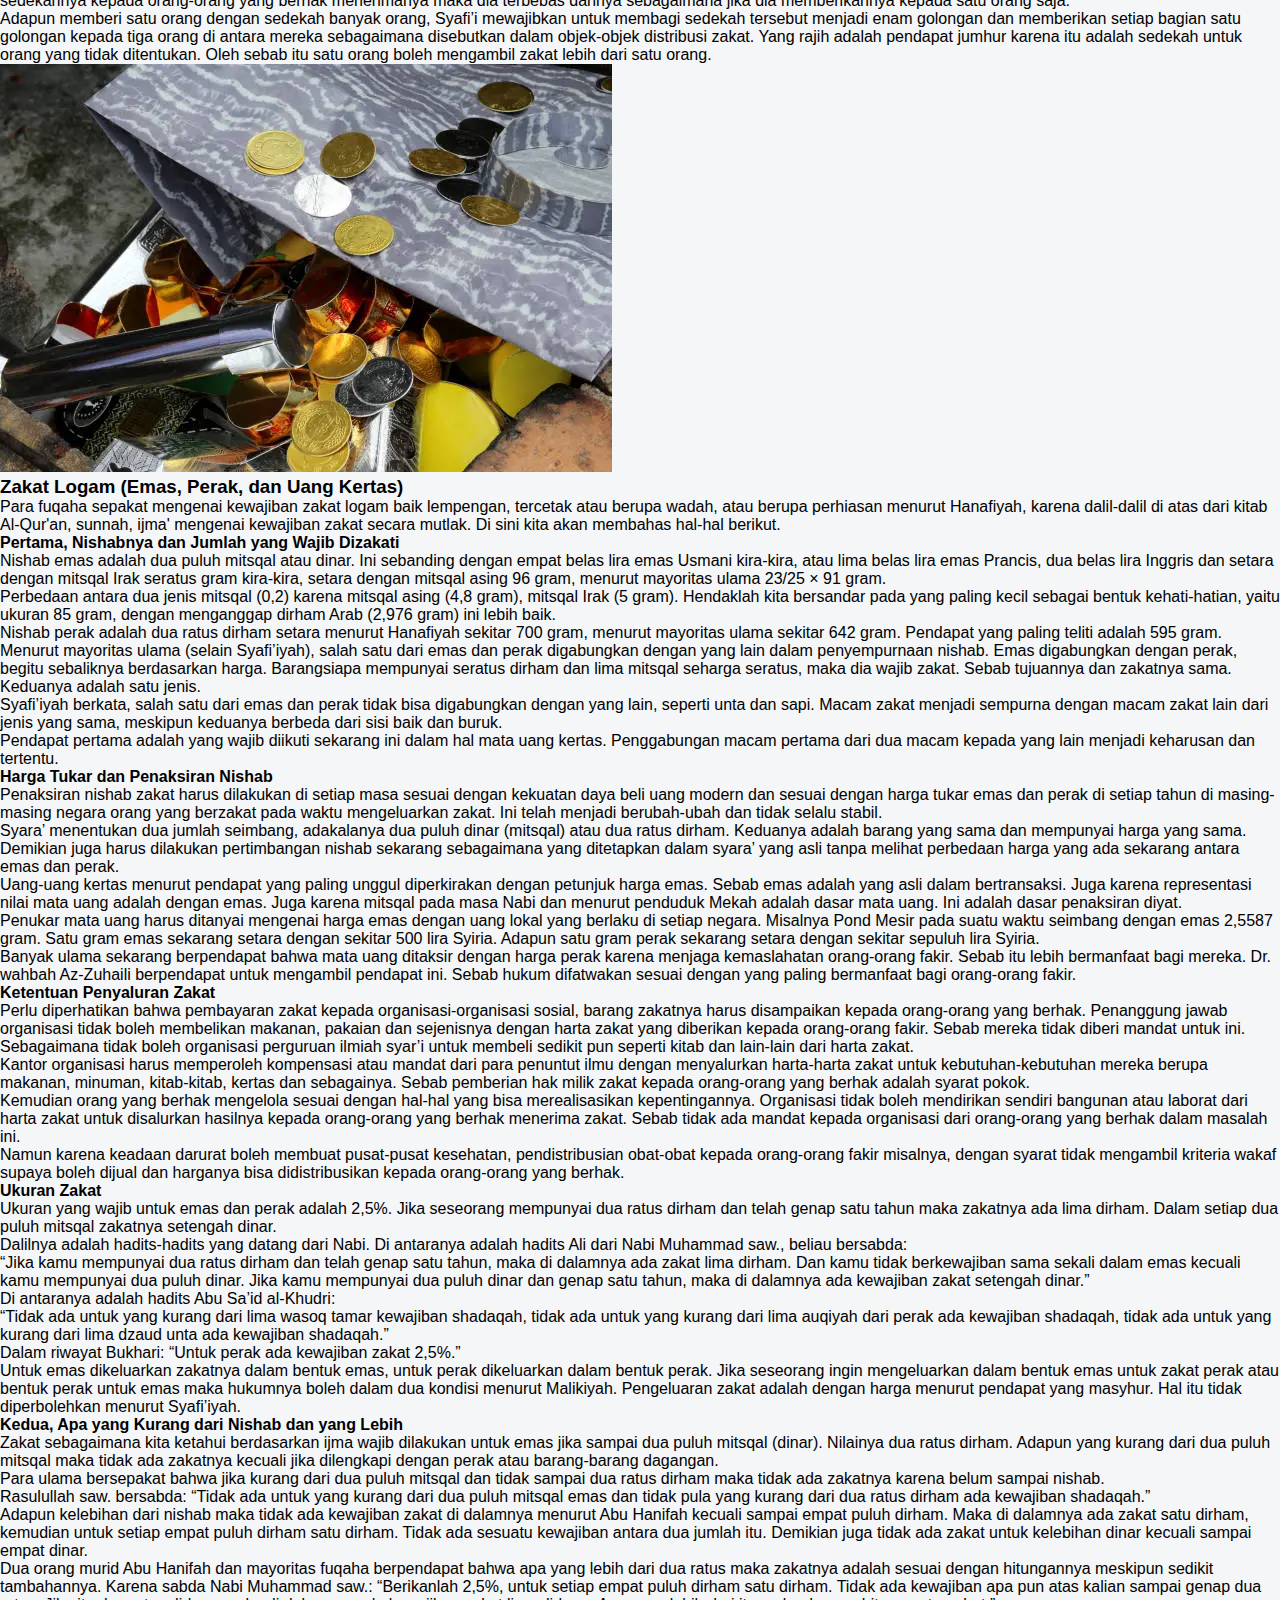
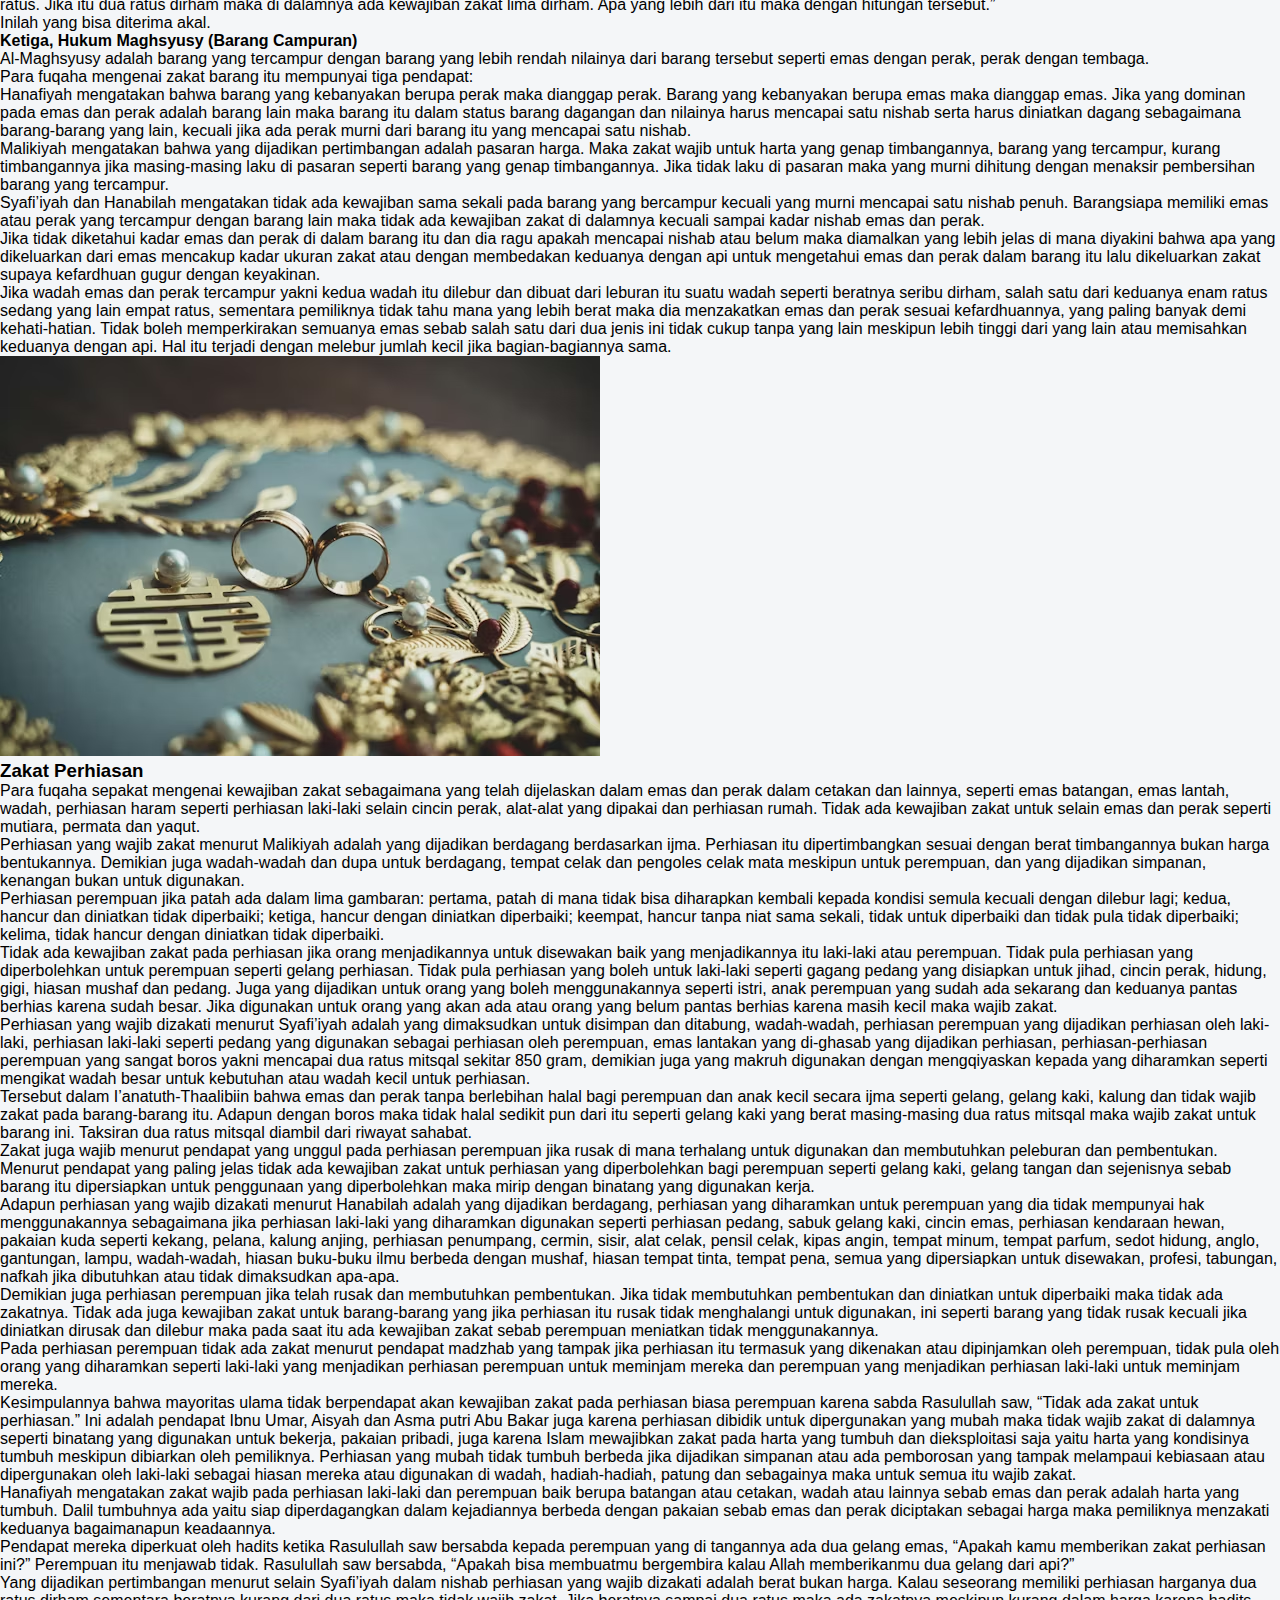
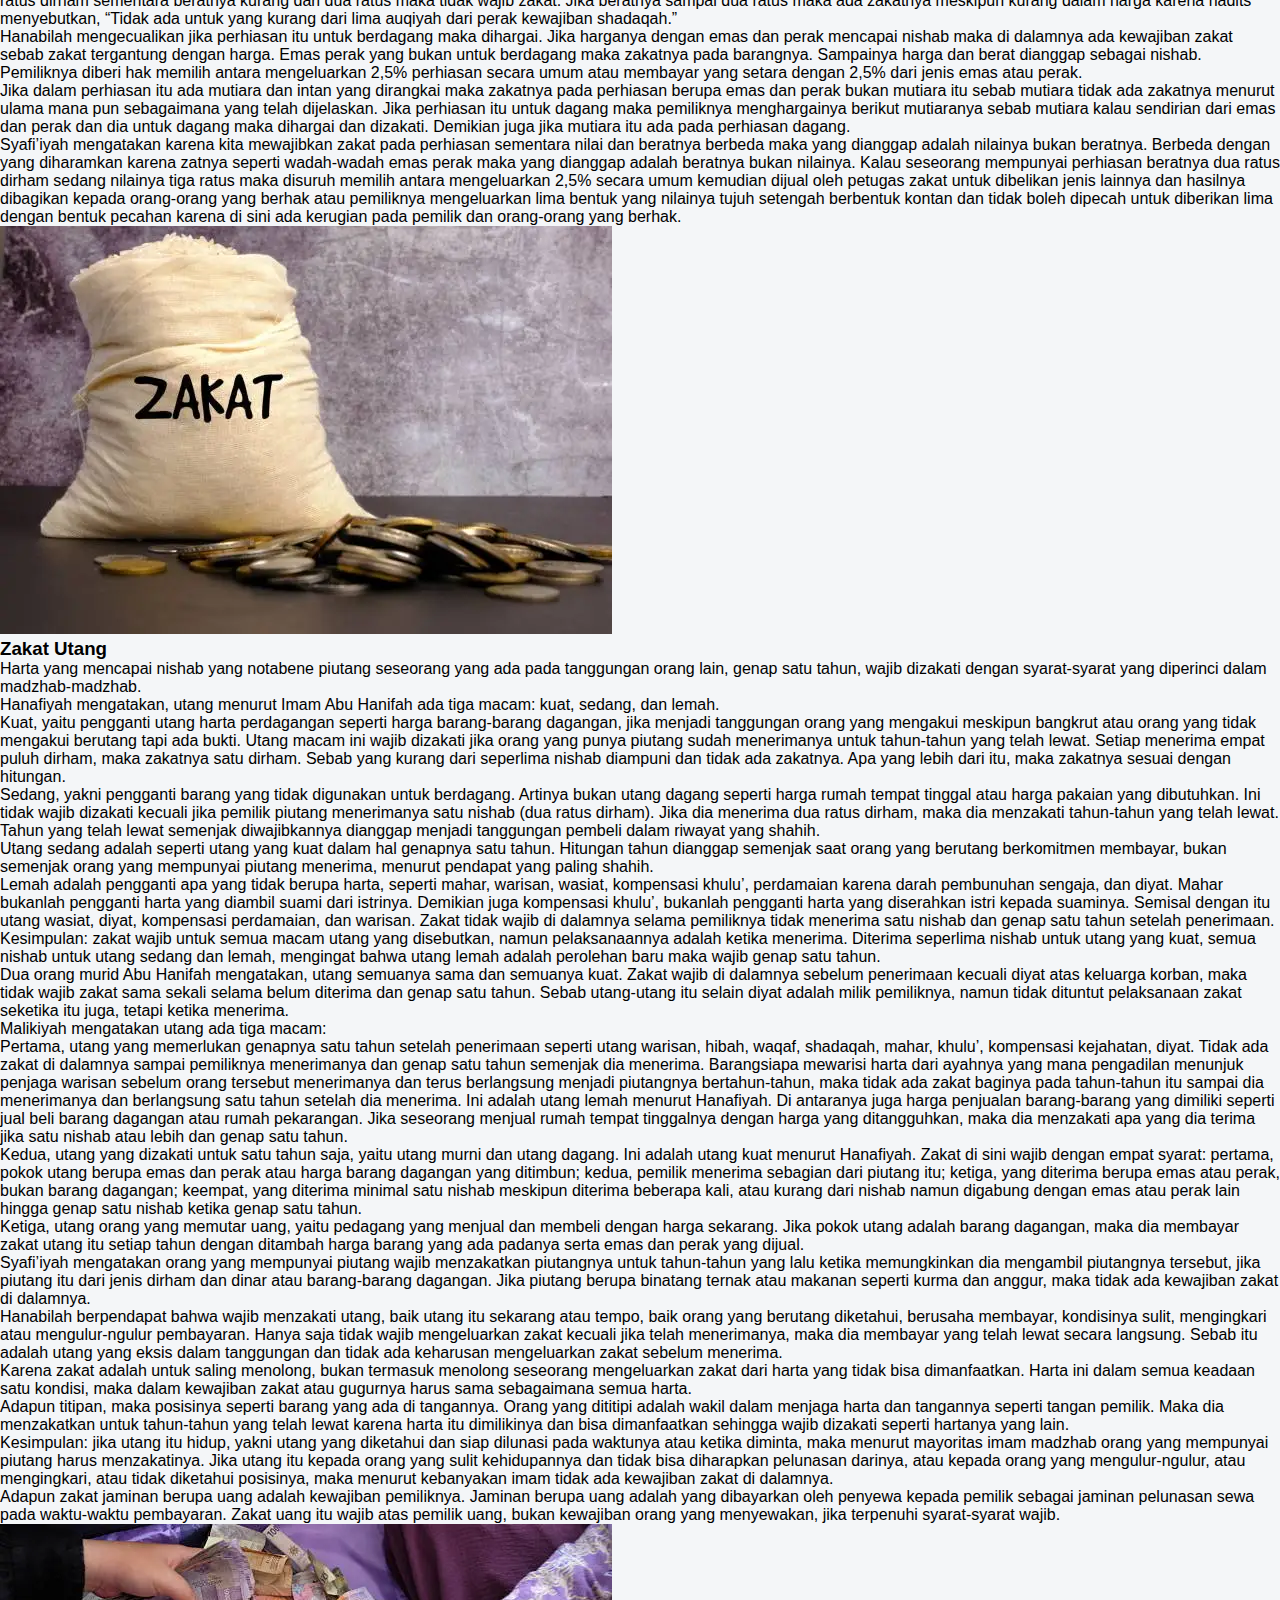
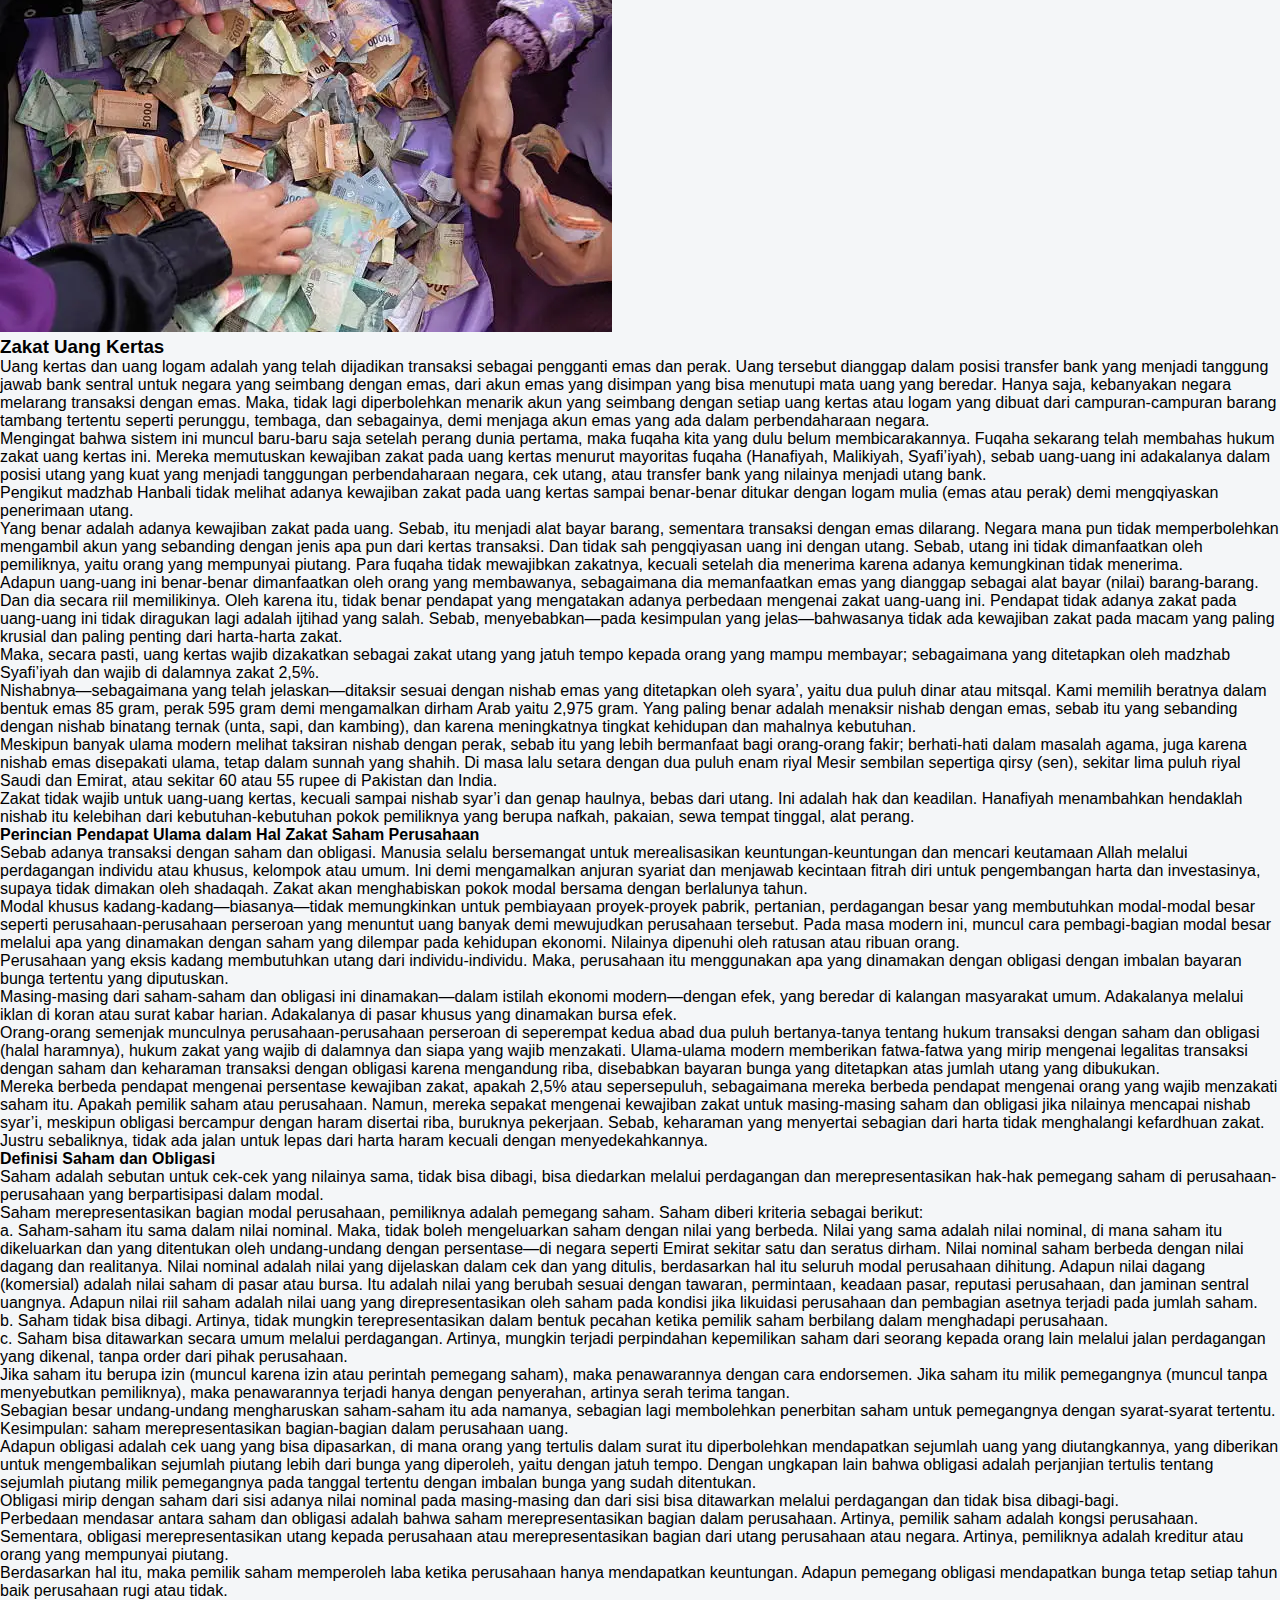
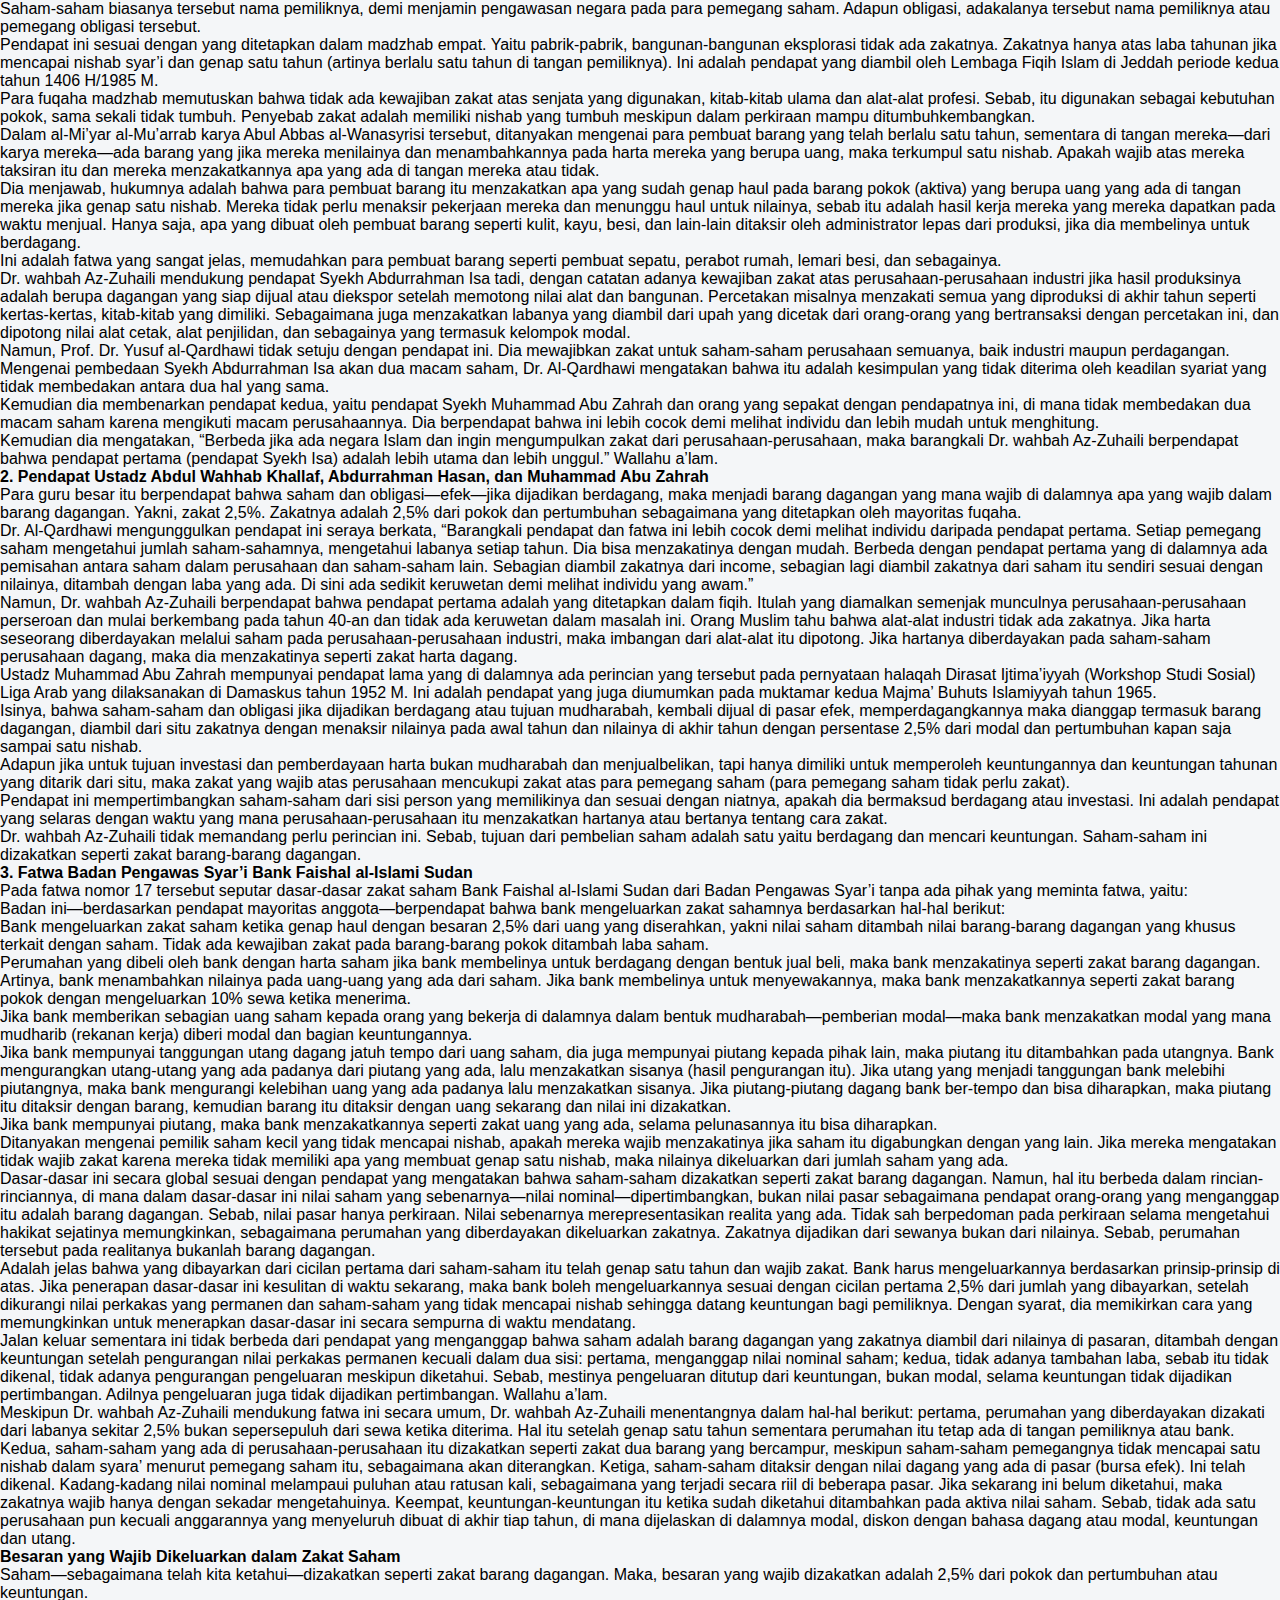
<file: zakat-info.html>
<!DOCTYPE html>
<html lang="id">
<head>
  <meta charset="UTF-8">
  <title>Penjelasan Zakat</title>
  <meta name="viewport" content="width=device-width, initial-scale=1.0">
  <link rel="stylesheet" href="css/zakat-info.css">
</head>
<body>

<nav class="main-navbar">
  <div class="nav-container">
    <div class="logo">🌙 Portal Literasi Islam</div>
    <div class="nav-links">
      <a href="index.html">Beranda</a>
      <a href="zakat.html">Kalkulator Zakat</a>
    </div>
  </div>
</nav>

<h2>Ringkasan Jenis-Jenis Zakat</h2>

<div class="table-wrapper">
<table class="zakat-table">
  <thead>
    <tr>
      <th>Jenis Zakat</th>
      <th>Objek Zakat</th>
      <th>Nisab</th>
      <th>Kadar Zakat</th>
      <th>Waktu Pembayaran</th>
      <th>Keterangan Fiqih</th>
    </tr>
  </thead>
  <tbody>
    <tr>
      <td>🟢 Zakat Fitrah</td>
      <td>Makanan pokok (beras, gandum, dll)</td>
      <td>1 sha’ ≈ 2,5–3 kg beras</td>
      <td>1 sha’ per orang</td>
      <td>Sebelum shalat Idul Fitri</td>
      <td>Zakat fitrah wajib atas setiap muslim yang memiliki kelebihan makanan pada malam dan hari Idul Fitri, berdasarkan hadis Ibnu Umar رضي الله عنهما (HR. Bukhari dan Muslim). Wajib dikeluarkan untuk diri sendiri dan orang yang menjadi tanggungan. Kadar yang disepakati jumhur adalah 1 sha’ makanan pokok setempat. Mazhab Hanafi membolehkan pembayaran dengan nilai uang, sedangkan Maliki, Syafi’i, dan Hanbali mewajibkan dalam bentuk makanan. Hikmahnya adalah tathhir (penyucian) bagi orang yang berpuasa dan ith’am (memberi makan) kepada fakir miskin. Waktu utama sebelum shalat Id, dan makruh menunda tanpa uzur syar’i.</td>
    </tr>

    <tr>
      <td>🟡 Zakat Emas</td>
      <td>Emas simpanan</td>
      <td>85 gram emas</td>
      <td>2,5%</td>
      <td>Setelah 1 tahun (haul)</td>
      <td>Wajib apabila mencapai nisab 20 dinar (≈85 gram emas murni) dan dimiliki selama satu haul, sebagaimana disepakati dalam Al-Majmu’ (An-Nawawi) dan Al-Mughni (Ibnu Qudamah). Kadar zakatnya 2,5%. Perhiasan wanita terdapat khilaf: Mazhab Hanafi mewajibkan zakat atas semua emas, termasuk perhiasan, sedangkan jumhur tidak mewajibkan jika digunakan secara wajar dan tidak berlebihan. Jika emas disimpan sebagai investasi atau tabungan, maka wajib dizakati tanpa perbedaan pendapat signifikan.</td>
    </tr>

    <tr>
  <td>📈 Zakat Saham</td>
  <td>Saham, reksa dana, obligasi syariah</td>
  <td>Senilai 85 gram emas</td>
  <td>2,5%</td>
  <td>Setelah 1 tahun (haul)</td>
  <td>
    Jika saham dimiliki sebagai investasi jangka panjang, zakat dihitung dari nilai pasar saat haul.
    Jika untuk perdagangan aktif (trading), maka mengikuti zakat perdagangan.
    Mayoritas ulama kontemporer mewajibkan 2,5% dari nilai bersih jika mencapai nisab.
  </td>
</tr>

    <tr>
      <td>⚪ Zakat Perak</td>
      <td>Perak simpanan</td>
      <td>595 gram perak</td>
      <td>2,5%</td>
      <td>Setelah 1 tahun</td>
      <td>Nisab perak adalah 200 dirham (≈595 gram). Kadar zakatnya 2,5% setelah haul. Mayoritas fuqaha sepakat tentang kewajibannya. Dalam praktik kontemporer, sebagian lembaga fatwa lebih memilih standar emas karena nilai perak yang rendah dapat menyebabkan kewajiban zakat pada tingkat harta yang sangat kecil, sehingga kurang sejalan dengan maqashid zakat dalam menjaga keseimbangan sosial.</td>
    </tr>

    <tr>
      <td>💼 Zakat Penghasilan</td>
      <td>Gaji, honor, pendapatan</td>
      <td>Setara 85 gram emas per tahun</td>
      <td>2,5%</td>
      <td>Bulanan atau tahunan</td>
      <td>Zakat penghasilan termasuk bentuk ijtihad kontemporer yang dianalogikan kepada zakat maal dan perdagangan. Jika total pendapatan bersih mencapai nisab setara 85 gram emas dalam satu tahun, maka wajib 2,5%. Sebagian ulama kontemporer seperti Yusuf Al-Qaradawi dalam Fiqh Az-Zakah mendukung kewajiban ini berdasarkan qiyas kepada mal mustafad (harta yang diperoleh). Tidak disyaratkan haul atas setiap pemasukan, namun dihitung akumulasi tahunan atau dibayarkan secara berkala sebagai ta’jil.</td>
    </tr>

    <tr>
      <td>🏪 Zakat Perdagangan</td>
      <td>Modal usaha + keuntungan</td>
      <td>Setara 85 gram emas</td>
      <td>2,5%</td>
      <td>Setiap 1 tahun</td>
      <td>Disepakati kewajibannya oleh empat mazhab. Berdasarkan atsar sahabat dan keumuman ayat zakat (QS. At-Taubah: 103). Cara perhitungan: seluruh nilai barang dagangan pada akhir haul ditambah kas dan piutang lancar, dikurangi utang jatuh tempo, lalu dikeluarkan 2,5%. Nisabnya setara 85 gram emas. Syaratnya adanya niat tijarah (perdagangan) sejak awal kepemilikan barang.</td>
    </tr>

    <tr>
      <td>🌾 Zakat Pertanian</td>
      <td>Hasil panen</td>
      <td>653 kg gabah</td>
      <td>5% atau 10%</td>
      <td>Saat panen</td>
      <td>Berdasarkan hadis Nabi ﷺ (HR. Bukhari), zakat pertanian wajib ketika panen tanpa syarat haul. Nisabnya 5 wasaq (≈653 kg gabah). Kadar 10% untuk pengairan alami dan 5% untuk pengairan berbiaya. Mazhab Hanafi mewajibkan zakat atas seluruh hasil bumi tanpa syarat nisab tertentu pada sebagian riwayat, sedangkan jumhur mensyaratkan nisab dan jenis tertentu yang dapat disimpan.</td>
    </tr>

    <tr>
      <td>🐄 Zakat Ternak</td>
      <td>Unta, sapi, kambing</td>
      <td>Berbeda tiap jenis</td>
      <td>Sesuai ketentuan fiqih</td>
      <td>Setelah 1 tahun</td>
      <td>Berlaku pada hewan ternak yang digembalakan mayoritas waktu (sa’imah) dan tidak digunakan sebagai hewan pekerja. Disyaratkan haul dan mencapai nisab tertentu: kambing 40 ekor, sapi 30 ekor, unta 5 ekor. Kadar zakatnya berbentuk jumlah hewan tertentu sesuai tabel rinci dalam fiqh (lihat Al-Mughni dan Bidayatul Mujtahid). Disepakati oleh empat mazhab dengan perincian teknis berbeda pada beberapa batas jumlah.</td>
    </tr>

    <tr>
      <td>🪙 Zakat Rikaz</td>
      <td>Harta temuan terpendam</td>
      <td>Tidak ada nisab</td>
      <td>20%</td>
      <td>Saat ditemukan</td>
      <td>Rikaz adalah harta terpendam peninggalan jahiliyah yang ditemukan. Berdasarkan hadis: “وفي الركاز الخمس” (HR. Bukhari dan Muslim). Wajib dikeluarkan 20% langsung saat ditemukan tanpa syarat nisab dan tanpa haul. Berbeda dengan ma’dan (barang tambang), yang menurut sebagian mazhab memiliki ketentuan tersendiri dan tidak selalu dikenakan kadar 20%.</td>
    </tr>

    <tr>
  <td>⛏ Zakat Barang Tambang</td>
  <td>Emas, perak, mineral hasil tambang</td>
  <td>Tidak mensyaratkan haul (langsung saat diperoleh)</td>
  <td>2,5% atau 20% (khilaf ulama)</td>
  <td>Saat diperoleh</td>
  <td>
    Mazhab Syafi’i, Maliki, dan Hanbali mewajibkan 2,5% seperti zakat emas.
    Sebagian ulama (terutama Hanafi) mengqiyaskan dengan rikaz sehingga 20%.
    Tidak disyaratkan haul, zakat dikeluarkan saat hasil tambang diperoleh.
  </td>
</tr>
  </tbody>
</table>
</div>


<section class="fiqh-section">

    <h2 class="fiqh-title">Penjelasan Fiqih Zakat Lengkap</h2>

  <div class="fiqh-container">

     <div class="fiqh-card">
      <h3>Pendahuluan Zakat</h3>
     <p><strong>a. Pengertian Zakat</strong></p>

<p>Zakat menurut bahasa adalah berkembang dan bertambah. Orang Arab mengatakan zakaa az-zar’u ketika tanaman itu berkembang dan bertambah. Dikatakan pula zakat an-nafaqah ketika biaya hidup itu diberkahi. Kadang-kadang zakat diucapkan untuk makna suci. Allah SWT berfirman, “Sungguh beruntung orang yang menyucikannya (jiwa itu)” (asy-Syams: 9) dan “Sungguh beruntung orang yang menyucikan diri (dengan beriman)” (al-A’laa: 14). Pecahan kata zakat juga diucapkan untuk makna pujian. Allah SWT berfirman, “Maka janganlah kamu menganggap dirimu suci” (an-Najm: 32). Kata ini juga diucapkan untuk makna kesalehan, misalnya rajulun zakiyyun artinya bertambah kebaikannya, dan rajulun min qaumin azkiyaa’ artinya laki-laki dari kaum yang saleh. Zakka al-qadhi asy-syuhuud artinya hakim menjelaskan kelebihan mereka dalam kebaikan.</p>

<p>Harta yang dikeluarkan dalam syara’ dinamakan zakat karena zakat akan menambah barang yang dikeluarkan dan menjauhkan harta tersebut dari bencana. Allah SWT berfirman, “Dan berikanlah zakat” (al-Baqarah: 43). Makna-makna kebahasaan ini terepresentasikan dalam firman Allah SWT, “Ambillah zakat dari harta mereka, guna membersihkan dan menyucikan mereka” (at-Taubah: 103). Zakat menyucikan orang yang mengeluarkannya dari dosa serta mengembangkan pahala dan hartanya.</p>

<p>Zakat menurut syara’ adalah hak yang wajib pada harta. Malikiyah mendefinisikan zakat sebagai mengeluarkan sebagian tertentu dari harta tertentu yang telah sampai nishab kepada orang yang berhak menerima, jika kepemilikan dan haul telah sempurna selain barang tambang, tanaman dan harta temuan. Hanafiyah mendefinisikan zakat sebagai pemberian hak kepemilikan atas sebagian harta tertentu dari harta tertentu kepada orang tertentu yang telah ditentukan oleh syariat semata-mata karena Allah. Kata “pemberian hak kepemilikan” mengecualikan sekadar memberi makan tanpa menyerahkan kepemilikan. Syafi’iyah mendefinisikan zakat sebagai nama untuk barang yang dikeluarkan untuk harta atau badan kepada pihak tertentu. Hanabilah mendefinisikan zakat sebagai hak yang wajib pada harta tertentu kepada kelompok tertentu pada waktu tertentu.</p>

<p>Kelompok tertentu adalah delapan golongan sebagaimana disebutkan dalam firman Allah SWT, “Sesungguhnya zakat itu hanyalah untuk orang-orang fakir, orang miskin…” (at-Taubah: 60). Waktu tertentu adalah genapnya satu tahun untuk binatang ternak, uang, barang dagangan; ketika mengeras untuk biji; ketika tampak bagus untuk buah; ketika terjadi kewajiban zakat untuk madu dan barang tambang; dan ketika terbenam matahari pada malam Idul Fitri untuk zakat fitrah.</p>

<p><strong>b. Hikmah Zakat</strong></p>

<p>Kesenjangan antar manusia dalam rezeki adalah sesuatu yang terjadi kemudian yang dalam syariat membutuhkan penanganan. Allah SWT berfirman, “Dan Allah melebihkan sebagian kamu atas sebagian yang lain dalam hal rezeki” (an-Nahl: 71). Allah mewajibkan orang kaya memberikan hak yang telah ditetapkan kepada orang fakir. Allah SWT berfirman, “Dan pada harta benda mereka ada hak untuk orang miskin yang meminta dan orang miskin yang tidak meminta” (adz-Dzariyat: 19).</p>

<p>Kefardhuan zakat adalah sarana utama untuk mengatasi kesenjangan dan merealisasikan solidaritas sosial dalam Islam. Hikmah zakat adalah menjaga harta dari tangan-tangan pendosa. Rasulullah saw. bersabda, “Bentengilah harta kalian dengan zakat, obatilah orang-orang sakit dengan sedekah, dan siapkan doa untuk bala bencana.” Zakat menolong fakir miskin dan membimbing mereka menuju kehidupan yang mulia. Ia melindungi masyarakat dari penyakit kemiskinan dan menjaga negara dari kelemahan. Rasulullah saw. bersabda bahwa Allah mewajibkan kepada orang-orang kaya kadar harta yang mencukupi fakir miskin dan bahwa orang fakir tidak akan menderita kecuali karena kelalaian orang kaya.</p>

<p>Zakat juga menyucikan diri dari penyakit kikir dan membiasakan mukmin untuk dermawan, berpartisipasi dalam kewajiban sosial seperti membantu negara, menyiapkan tentara, menolong fakir miskin, membayar nadzar dan kafarat, serta berbagai amal kebajikan lainnya seperti wakaf, kurban, shadaqah sunnah, dan hibah. Semua ini menumbuhkan solidaritas sosial dan persaudaraan dalam masyarakat. Zakat juga merupakan bentuk syukur atas nikmat harta.</p>

<p><strong>c. Kefardhuan Zakat</strong></p>

<p>Zakat adalah salah satu dari lima rukun Islam dan difardhukan di Madinah pada bulan Syawal tahun kedua hijriah setelah puasa Ramadhan dan zakat fitrah. Zakat dibarengkan dengan shalat dalam Al-Qur’an pada banyak tempat sebagai tanda pentingnya. Dasar kewajiban zakat adalah Al-Qur’an, sunnah, dan ijma’.</p>

<p>Allah SWT berfirman, “Dan laksanakanlah shalat, tunaikanlah zakat” (al-Baqarah: 43), “Ambillah zakat dari harta mereka” (at-Taubah: 103), dan “Berikanlah haknya pada waktu memetik hasilnya” (al-An’am: 141). Nabi saw. bersabda, “Islam dibangun atas lima perkara… di antaranya menunaikan zakat.” Nabi juga bersabda kepada Mu’adz ketika diutus ke Yaman bahwa Allah mewajibkan shadaqah yang diambil dari orang kaya dan dikembalikan kepada orang fakir.</p>

<p>Kaum Muslimin berijma’ atas kewajiban zakat. Para sahabat sepakat memerangi orang yang enggan membayar zakat. Barangsiapa mengingkari kewajibannya maka ia kafir dan murtad, kecuali jika karena ketidaktahuan seperti baru masuk Islam atau tinggal jauh dari kaum Muslimin.</p>

<p><strong>d. Hukuman Orang yang Tidak Mau Zakat</strong></p>

<p>Orang yang tidak mau membayar zakat mendapat hukuman di akhirat dan di dunia. Allah SWT berfirman, “Dan orang-orang yang menyimpan emas dan perak dan tidak menginfakkannya di jalan Allah, maka beritakan kepada mereka azab yang pedih…” (at-Taubah: 34–35).</p>

<p>Nabi saw. bersabda bahwa harta yang tidak dizakati akan berubah menjadi ular yang melilit pemiliknya pada hari kiamat. Dalam riwayat lain disebutkan bahwa pemilik emas dan perak yang tidak menunaikan zakat akan disetrika dengan api neraka.</p>

<p>Adapun hukuman dunia, zakat dapat diambil secara paksa dan bahkan diperangi jika suatu kelompok menolak membayarnya. Abu Bakar ash-Shiddiq berkata bahwa ia akan memerangi orang yang memisahkan antara shalat dan zakat.</p>

<p><strong>2. SEBAB ZAKAT, SYARAT-SYARAT, DAN RUKUN-RUKUNNYA</strong></p>

<p>Hanafiyah mengatakan bahwa sebab zakat adalah kepemilikan satu nishab yang berkembang, meskipun secara perkiraan bisa berkembang, dengan syarat genap satu tahun qamariyyah (haul), bukan syamsiyyah, serta tidak ada utang yang dituntut oleh hamba dan harta tersebut lebih dari kebutuhan pokoknya. Sebab dan syarat bergantung pada adanya barang. Barangsiapa tidak memiliki satu nishab maka tidak ada kewajiban zakat. Oleh karena itu tidak ada kewajiban zakat pada barang wakaf karena tidak adanya kepemilikan. Tidak pula pada barang yang dimiliki musuh di negeri mereka. Nishab adalah ukuran yang ditetapkan syariat sebagai tanda wajibnya zakat seperti dua ratus dirham atau dua puluh dinar.</p>

<p>Tidak ada kewajiban zakat atas barang yang belum diterima tangan karena belum sempurna kepemilikannya. Tidak ada kewajiban zakat atas barang kebutuhan pokok seperti pakaian, rumah, perabot rumah tangga, kendaraan, senjata, buku, dan alat profesi jika tidak diniatkan untuk berdagang. Tidak ada zakat atas harta yang hilang, jatuh di laut, dirampas tanpa bukti kepemilikan, barang yang ditanam lalu lupa tempatnya, barang titipan yang terlupa, atau utang yang diingkari tanpa bukti sampai terbukti kembali. Dalilnya adalah hadits, “Tidak ada zakat pada adh-Dhimar (harta yang hilang dan tidak bisa diharapkan kembali).”</p>

<p>Tidak ada kewajiban zakat atas barang yang belum genap satu tahun. Tidak wajib zakat atas permata, mutiara, yaqut, zabariad, marjan, kecuali untuk perdagangan. Mayoritas ulama tidak mewajibkan zakat atas binatang ternak yang diberi makan di kandang atau yang dipekerjakan, kecuali menurut Malikiyah.</p>

<p>Rukun zakat adalah mengeluarkan sebagian dari nishab dengan menghentikan kepemilikan dan menyerahkannya kepada orang fakir atau wakilnya seperti pemimpin atau amil.</p>

<p><strong>Syarat Wajib Zakat</strong></p>

<p>Zakat wajib atas orang merdeka, Muslim, baligh, berakal jika memiliki satu nishab dengan kepemilikan sempurna dan genap satu tahun.</p>

<p><strong>Merdeka</strong></p>
<p>Tidak wajib zakat atas budak karena tidak memiliki harta. Mayoritas ulama mewajibkan zakat atas tuannya. Malikiyah mengatakan tidak ada zakat atas budak maupun tuannya.</p>

<p><strong>Islam</strong></p>
<p>Tidak wajib zakat atas orang kafir menurut ijma’. Syafi’iyah mewajibkan zakat atas harta orang murtad sebelum murtad. Abu Hanifah menggugurkannya. Kaum kafir dikenai sepersepuluh dalam kondisi tertentu menurut perincian madzhab.</p>

<p><strong>Baligh dan Berakal</strong></p>
<p>Menurut Hanafiyah adalah syarat. Mayoritas ulama tidak mensyaratkannya, sehingga zakat wajib atas harta anak kecil dan orang gila, dan walinya mengeluarkannya.</p>

<p><strong>Harta termasuk yang wajib dizakati dan berkembang</strong></p>
<p>Yaitu emas, perak, uang kertas, barang tambang, barang temuan, barang dagangan, tanaman, buah, binatang ternak. Tidak ada zakat pada barang yang tidak berkembang kecuali untuk perdagangan.</p>

<p><strong>Sampai Nishab</strong></p>
<p>Nishab emas dua puluh mitsqal, perak dua ratus dirham, biji dan buah lima wasaq, kambing empat puluh ekor, unta lima ekor, sapi tiga puluh ekor.</p>

<p><strong>Kepemilikan Sempurna</strong></p>
<p>Hanafiyah mensyaratkan kepemilikan asli dan penguasaan tangan. Malikiyah mensyaratkan kepemilikan dan kemampuan pengelolaan. Syafi’iyah mensyaratkan kepemilikan sempurna dan kemampuan pengelolaan. Hanabilah juga mensyaratkan kepemilikan dan kebebasan pengelolaan.</p>

<p><strong>Genap Satu Tahun (Haul)</strong></p>
<p>Disepakati sebagai syarat untuk emas, perak, binatang ternak, dan perdagangan. Tidak disyaratkan untuk tanaman, buah, barang tambang, dan rikaz. Hanafiyah mensyaratkan nishab sempurna di awal dan akhir tahun. Mayoritas mensyaratkan terus menerus sepanjang tahun.</p>

<p><strong>Tidak Ada Utang</strong></p>
<p>Hanafiyah dan Hanabilah mensyaratkan utang menghalangi zakat dalam rincian tertentu. Malikiyah membedakan antara zakat harta dan zakat tanaman. Syafi’iyah berpendapat utang tidak menghalangi zakat.</p>

<p><strong>Lebih dari Kebutuhan Pokok</strong></p>
<p>Hanafiyah mensyaratkan harta yang wajib dizakati bebas dari kebutuhan pokok seperti nafkah, tempat tinggal, pakaian, alat kerja, dan buku bagi ahli ilmu.</p>

<p><strong>Syarat Sah Zakat</strong></p>

<p><strong>Niat</strong></p>
<p>Disepakati sebagai syarat. Tempatnya di hati. Harus membedakan antara zakat dan sedekah biasa. Boleh mendahulukan niat dalam batas tertentu menurut perincian madzhab.</p>

<p><strong>Memberikan Kepemilikan</strong></p>
<p>Harus menyerahkan zakat kepada orang yang berhak dengan cara pemindahan kepemilikan. Tidak cukup sekadar memberi makan tanpa menyerahkan kepemilikan.</p>

<p>Malikiyah menambahkan syarat: dikeluarkan setelah jatuh kewajiban, diberikan kepada yang berhak, dan dari jenis barang yang wajib dizakati.</p>

<p><strong>3. WAKTU KEWAJIBAN DAN PELAKSANAAN ZAKAT</strong></p>

<p>Zakat wajib segera setelah terpenuhi syaratnya. Tidak boleh ditunda tanpa alasan. Jika mampu tetapi menunda maka berdosa.</p>

<p>Zakat emas, perak, perdagangan dan ternak dibayar setelah genap satu tahun. Zakat tanaman dan buah dibayar ketika panen tanpa menunggu haul. Zakat madu dan tambang dibayar ketika diperoleh. Zakat fitrah ketika terbenam matahari malam Idul Fitri.</p>

<p>Mayoritas ulama membolehkan mendahulukan pembayaran zakat setelah memiliki nishab berdasarkan hadits tentang Abbas r.a. yang membayar sebelum waktunya. Malikiyah dan Zhahiriyah tidak membolehkannya.</p>

<p><strong>4. GUGURNYA KEWAJIBAN ZAKAT</strong></p>

<p>Hanafiyah berpendapat jika harta rusak setelah jatuh kewajiban maka zakat gugur, kecuali jika rusak karena kelalaian. Mayoritas ulama berpendapat zakat tidak gugur dan tetap dalam tanggungan pemilik.</p>

<p>Malikiyah memiliki rincian khusus pada zakat ternak. Ibnu Rusyd menyebut lima pendapat tentang zakat yang telah dipisahkan lalu hilang, antara tidak ditanggung sama sekali, ditanggung mutlak, atau ditanggung jika ceroboh.</p>

<p>Para fuqaha mempunyai dua pendapat mengenai gugurnya zakat setelah jatuh kewajiban dan rusaknya harta. Hanafiyah mengatakan bahwa jika harta rusak setelah tiba kewajiban zakat, maka zakat menjadi gugur, sebagaimana zakat sepersepuluh dan pajak bumi yang menjadi gugur. Hal ini karena kewajiban zakat adalah bagian dari nishab dan demi merealisasi kemudahan. Sesungguhnya zakat wajib karena adanya kemampuan yang memudahkan, artinya tetap mudah sampai waktu pelaksanaan zakat. Maka yang wajib menjadi gugur karena rusaknya barang zakat, baik dia mampu melaksanakannya atau tidak.</p>

<p>Syara’ menggantungkan kewajiban dengan kemampuan yang memudahkan. Sesuatu yang digantungkan dengan kemampuan yang memudahkan tidak eksis tanpa kemampuan itu. Kemampuan yang memudahkan di sini adalah kriteria tumbuh, bukan nishab. Zakat tidak gugur karena dikonsumsi meskipun tidak ada kemampuan yang memudahkan karena adanya tindakan melampaui batas. Jika sebagian rusak maka gugur kewajiban sesuai dengan yang rusak demi mempertimbangkan sebagian dengan keseluruhan.</p>

<p>Adapun zakat fitrah dan harta haji maka tidak gugur karena rusaknya harta setelah jatuh kewajiban sebagaimana perkawinan tidak batal karena matinya para saksi. Sebab perbedaan ini adalah karena zakat berkaitan dengan pertumbuhan barang, maka disyaratkan kemampuan yang memudahkan demi memudahkan manusia. Manusia hanya dikhitabi melaksanakan apa yang dia mampu. Adapun zakat fitrah dan harta haji tidak berkaitan dengan pertumbuhan, tetapi wajib dalam tanggungan sehingga disyaratkan kemampuan yang memungkinkan, yaitu hal-hal yang memungkinkan pelaksanaan ibadah.</p>

<p>Perlu dicatat bahwa rusaknya harta setelah dipinjamkan, disewakan, atau penggantian harta dagangan dengan harta dagangan yang lain termasuk kerusakan sehingga pemiliknya tidak menanggung zakatnya. Adapun penggantian harta dagangan dengan harta selain dagangan atau penggantian binatang ternak dengan binatang ternak lepas termasuk konsumsi, maka dia harus menanggung zakatnya.</p>

<p>Mayoritas ulama menyatakan bahwa jika harta rusak setelah jatuh kewajiban zakat maka zakat tidak gugur dan tetap dalam tanggungan pemilik harta. Kemungkinan pelaksanaan adalah syarat dalam tanggungan, bukan dalam kewajiban. Orang yang tetap atasnya suatu kewajiban tidak bebas karena ketidakmampuan pelaksanaan sebagaimana dalam zakat fitrah, haji, dan utang kepada manusia.</p>

<p>Zakat adalah hak tertentu atas pemilik harta. Jika harta rusak sebelum sampai kepada orang yang berhak menerima, maka pemilik harta tidak bebas darinya sebagaimana utang anak Adam. Jika seseorang memisahkan sejumlah harta untuk zakat lalu berniat bahwa itu zakat kemudian rusak, maka itu tetap dalam tanggungan pemilik harta dan zakat tidak gugur karena itu, baik dia mampu membayarkannya atau tidak.</p>

<p>Malikiyah mengecualikan zakat binatang ternak karena kewajibannya menurut mereka terjadi dengan syarat keluarnya petugas pengumpul zakat bersamaan dengan jatuh tempo haul. Jika binatang itu binasa sebelum itu maka tidak ditanggung zakatnya.</p>

<p>Ibnu Rusyd menyebutkan lima pendapat mengenai masalah jika seseorang mengeluarkan zakat kemudian barang zakat itu hilang, misalnya dicuri atau terbakar. Pendapat pertama, tidak ditanggung secara mutlak. Kedua, ditanggung secara mutlak. Ketiga, jika ceroboh menanggung, jika tidak ceroboh tidak menanggung, dan ini adalah pendapat yang masyhur dalam madzhab Malik. Keempat, jika ceroboh menanggung, jika tidak ceroboh menzakatkan sisanya, dan ini pendapat Abu Tsaur dan Syafi’i. Kelima, sesuatu yang hilang dihitung dari semuanya sehingga orang-orang miskin dan pemilik harta bersama-sama dalam sisa barang sesuai dengan bagian masing-masing.</p>

    </div>

    <div class="fiqh-card">
<div class="fiqh-image">
    <img src="assets/images/fitri.png" alt="Ilustrasi Zakat">
  </div>


     <h3>Zakat Fitri</h3>

<p>Di dalamnya ada 5 pembahasan:</p>
<p>1. Disyariatkannya Zakat Fitri, Hukumnya, dan Orang Yang Diperintahkan Untuk Melakukannya.</p>
<p>2. Waktu Diwajibkannya Zakat Fitri Serta Hukum Menyegerakan dan Mengakhirkannya.</p>
<p>3. Jenis Kewajiban: Sifat dan Ukurannya.</p>
<p>4. Hal-Hal yang Disunnahkan dan Dibolehkan dalam Zakat Fitri.</p>
<p>5. Objek yang Diberi Zakat Fitri.</p>

<p><strong>1. Disyariatkannya Zakat Fitri, Hukumnya, dan Orang yang Diperintahkan untuk Melakukannya</strong></p>

<p>Zakat fitrah disyariatkan pada tahun kedua Hijriah, di tahun diwajibkannya puasa Ramadhan, sebelum zakat. Dalil-dalil diwajibkannya adalah:</p>

<p>Khabar Ibnu Umar; sebagaimana diriwayatkan oleh jamaah kecuali Ibnu Majah, “Rasulullah saw. telah mewajibkan zakat fitrah bulan Ramadhan kepada manusia sebanyak satu sha’ kurma, satu sha’ gandum, atas setiap orang yang merdeka atau budak laki-laki maupun perempuan dari kalangan kaum Muslimin. Satu sha’ adalah satu gelas dan 1/3-nya dengan timbangan Mesir yang sekarang. Sedangkan dahulu, satu sha’ adalah dua gelas, atau 1/8 mud Damaskus, yang lebih dikenal dengan ‘tsamniyyah.’ Itu sama besarnya dengan 2751 gram, dan menurut Hanafiyyah 3800 gram.” Dalam khabar tersebut terdapat dalil bahwa Islam merupakan syarat untuk menunaikan zakat fitrah. Zakat fitrah tidak wajib bagi orang-orang kafir.</p>

<p>Khabar Abu Sa’id, “Dulu kami pernah mengeluarkan zakat fitrah, karena saat itu di tengah-tengah kami ada Rasulullah saw. Kami mengeluarkan satu sha’ makanan, satu sha’ kurma, satu sha’ gandum, satu sha’ anggur, dan satu sha’ keju. Saya senantiasa mengeluarkan zakat sebagaimana selama ini saya mengeluarkannya.” Maksud dari makanan di sini adalah beras.</p>

<p>Khabar Ibnu Abbas, “Rasulullah saw. telah mewajibkan zakat fitrah sebagai penyuci bagi orang yang berpuasa dari lalai dan dosa lisan. Juga, sebagai wahana memberi makan kepada orang-orang miskin. Barangsiapa menunaikannya sebelum shalat, maka zakatnya dapat diterima. Dan barangsiapa menunaikannya setelah shalat maka itu merupakan sedekah biasa.” Di dalamnya terdapat dalil bahwa zakat fitrah diberikan kepada orang-orang miskin bukan golongan-golongan yang berhak menerima zakat lainnya.</p>

<p>Khabar Abdullah bin Tsa’labah, “Rasulullah saw. pernah berkhotbah sehari atau dua hari sebelum hari raya Idul Fitri, beliau bersabda, ‘Tunaikanlah satu sha’ dari gandum, atau satu sha’ kurma atau beras, bagi setiap orang merdeka maupun budak, kecil maupun besar.’”</p>

<p>Khabar-khabar tersebut menunjukkan bahwa ukuran zakat fitrah adalah satu sha’ gandum, beras, atau kurma. Sebagian ulama mengkhususkan khabar-khabar ini dengan hadits-hadits lain yang menunjukkan untuk mencukupkan dengan separuh sha’ gandum. Di antara hadits-hadits tersebut adalah hadits Ibnu Abbas yang diriwayatkan secara marfu’ oleh Hakim dengan lafaz, “Zakat fitrah adalah dua mud gandum.” Hadits serupa diriwayatkan oleh at-Tirmidzi dari Amr bin Syu’aib dari ayahnya dari kakeknya secara marfu’ juga, dan lainnya.</p>

<p>Hikmahnya: menutupi kekurangan puasa dan mencukupkan orang-orang fakir dari meminta-minta di hari Idul Fitri. Waqi’ bin Jarrah berkata, “Zakat fitrah untuk bulan Ramadhan seperti sujud sahwi untuk shalat. Zakat dapat menutupi kekurangan puasa sebagaimana sujud menutupi kekurangan shalat.” Ada sebuah hadits yang mengatakan, “Cukupkanlah mereka dari keliling di hari ini.” Maksudnya, cukupkanlah orang-orang fakir dari meminta-minta di hari Idul Fitri.</p>

<p>Hukumnya: zakat wajib ditunaikan oleh setiap orang Muslim yang merdeka, yang mampu mengeluarkannya pada waktunya. Hal itu berdasarkan perintah-perintah yang telah disebutkan di dalam hadits-hadits tersebut. Ibnul Mundzir berkata, “Para ulama bersepakat bahwa zakat fitrah hukumnya wajib.” Ishaq berkata, “Kewajiban zakat fitrah tersebut merupakan ijma para ulama.”</p>

<p>Sebagian ulama Hanafiyyah berkata, kewajiban Islam itu ada tujuh yakni zakat fitrah, menafkahi saudara kandung, shalat Witir, berkurban, umrah, berkhidmat kepada kedua orang tua, dan ketaatan istri kepada suaminya. Di sana ada kewajiban-kewajiban yang lain, seperti shalat berjamaah, shalat dua hari raya, dan lainnya.</p>

<p>Orang yang wajib zakat fitrah menurut Hanafiyyah adalah setiap orang merdeka Muslim, kecil maupun besar, laki-laki maupun perempuan, dan berakal maupun gila. Itu jika dia memiliki harta satu nisab yang lebih dari kebutuhan pokoknya; tempat tinggal, pakaian, peralatan rumah, kuda (kendaraan), senjata dan pembantu, serta kebutuhan-kebutuhan keluarganya dan hutangnya. Seorang kakek harus mengeluarkan zakat fitrah cucu-cucunya dari anak laki-laki, bukan cucu-cucu dari anak perempuan, jika mereka fakir dan kehilangan ayah mereka.</p>

<p>Ada tiga syarat diwajibkannya zakat fitrah: Islam, merdeka, dan memiliki nisab yang lebih dari kebutuhan pokoknya. Syarat pertama dan kedua berlandaskan hadits-hadits yang telah disebutkan. Sedangkan syarat adanya nisab, berdasarkan sabda Nabi saw., “Tidak ada sedekah melainkan dari kekayaan.” Kekayaan diukur dengan nisab, karena syariat mengukurnya dengan hal itu. Yaitu, harta yang lebih dari kebutuhan-kebutuhan pokok sebagaimana telah disebutkan. Karena, sesuatu yang masih dibutuhkan untuk menutupi kebutuhan pokok dianggap seperti tidak ada.</p>

<p>Zakat fitrah ditunaikan oleh orang yang wajib mengeluarkannya untuk dirinya sendiri, anak-anaknya yang masih kecil, idiot, gila, dan fakir. Juga untuk budak-budaknya yang dipakai sebagai pembantu, bukan untuk diperjualbelikan. Seorang tuan Muslim menunaikan zakat untuk budaknya yang kafir karena sebabnya telah terwujud dan tuan termasuk orang-orang yang wajib mengeluarkan zakat.</p>

<p>Seseorang tidak wajib mengeluarkan zakat untuk ayah dan ibunya, sekalipun mereka keluarganya. Karena dia tidak mempunyai hak wali terhadap mereka sebagaimana anak-anak yang sudah besar. Dia juga tidak wajib menunaikan zakat untuk saudara-saudaranya yang masih kecil dan kerabat-kerabatnya, sekalipun mereka keluarganya. Demikian juga dia tidak wajib menunaikan zakat untuk istri dan anak-anaknya yang telah dewasa, sekalipun mereka keluarganya. Akan tetapi seandainya dia menunaikan zakat untuk mereka atau istrinya tanpa perintah dari mereka maka mereka tidak perlu lagi mengeluarkan zakat.</p>

<p>Seseorang tidak diwajibkan menunaikan zakat untuk istrinya, karena lemahnya hak wali dan nafkahnya. Karena sesungguhnya dia tidak menjadi walinya di selain hak-hak pernikahan. Tidak pula memberinya nafkah di selain nafkah periodik seperti berobat. Pokok yang umum menurut mereka adalah bahwa zakat fitrah berkaitan dengan hak wali dan menafkahi. Jadi siapa pun yang menjadi tanggung jawab kewalian dan nafkahnya maka diwajib mengeluarkan zakatnya, jika tidak maka tidak wajib.</p>

<p>Jumhur berkata, zakat fitrah wajib atas orang merdeka, baik kecil maupun besar; baik laki-laki maupun perempuan dari kalangan kaum Muslimin, sebagaimana dikatakan oleh ulama Hanafiyyah. Oleh karenanya, orang kafir tidak wajib mengeluarkan zakat fitrah. Kecuali menurut ulama Syafi’iyah dan Malikiyah yang mengatakan bahwa menurut pendapat yang paling benar orang kafir wajib mengeluarkan zakat budak dan kerabatnya yang Muslim.</p>

<p>Menurut Malikiyah dan Syafi’iyah, zakat tidak diwajibkan atas budak, tidak atas dirinya, juga tidak atas yang lain, karena dia tidak memilikinya. Sedangkan menurut ulama Hanabilah, budak tetap diwajibkan membayar zakat berdasarkan keumuman hadits yang telah disebutkan, “Rasulullah saw. mewajibkan zakat fitrah atas orang merdeka atau budak, lelaki atau perempuan dari kalangan kaum Muslimin.”</p>

<p><strong>2. Waktu Diwajibkannya Zakat Fitri serta Hukum Menyegerakan dan Mengakhirkannya</strong></p>

<p>Para fuqaha mempunyai dua pendapat mengenai waktu diwajibkannya zakat fitrah dan hal yang menyertainya.</p>

<p>Hanafiyyah berkata, zakat fitrah diwajibkan ketika terbitnya fajar pada hari raya Idul Fitri. Karena zakat tersebut disandarkan pada Idul Fitri. Penyandaran tersebut berfungsi untuk ikhtishash (mengkhususkan). Pengkhususan untuk Idul Fitri dilakukan pada hari itu bukan pada malamnya. Karena maksud dari fitri adalah lawan kata dari shaum (puasa), dan itu dilakukan di hari itu bukan malamnya. Sebab puasa pada hari itu hukumnya haram. Barangsiapa meninggal dunia sebelum terbitnya fajar maka dia tidak wajib mengeluarkan zakat fitrah. Barangsiapa masuk Islam atau terlahir setelah terbitnya fajar maka dia tidak wajib mengeluarkan zakat fitrah.</p>

<p>Zakat fitrah sah disegerakan dan diakhirkan. Oleh sebab itu seseorang boleh mendahulukan zakat fitrah setelah masuk bulan Ramadhan dari waktu wajibnya yaitu hari raya Idul Fitri, atau boleh juga mengakhirkannya. Boleh mendahulukannya dari waktu wajibnya karena sebab diwajibkannya zakat fitrah sudah ada. Oleh karenanya itu menjadi seperti menunaikan zakat lainnya setelah adanya nisab. Dalam hal itu tidak ada perbedaan antara satu waktu dari waktu yang lain.</p>

<p>Adapun bolehnya menunaikan setelah hari raya Idul Fitri karena itu adalah ibadah maaliyyah (bersifat harta) yang maknanya dapat diterima. Oleh sebab itu kewajiban itu tidak akan pernah gugur kecuali setelah ditunaikan, seperti halnya zakat yang lain.</p>

<p>Ringkasannya: zakat fitrah boleh didahulukan sebelum hari raya Idul Fitri, sekalipun sebelum masuk bulan Ramadhan. Jika seseorang mengakhirkannya setelah hari raya Idul Fitri maka itu tetap harus ditunaikan karena kewajiban itu tidak gugur. Ditunaikannya zakat fitrah sebelum masuk bulan Ramadhan adalah riwayat yang paling zhahir. Akan tetapi yang difatwakan adalah disyaratkan telah masuk bulan Ramadhan, maka tidak boleh mengeluarkan zakat fitrah sebelum masuk bulan Ramadhan.</p>

<p>Jumhur fuqaha berkata, zakat fitrah wajib sebab tenggelamnya matahari pada malam hari raya Idul Fitri, yaitu malam pertama hari Idul Fitri. Karena zakat fitrah di dalam keterangan hadits-hadits yang telah disebutkan disandarkan kepada fithr (berbuka) dari puasa Ramadhan. Maka dimulai wajib menunaikannya ketika tenggelamnya matahari karena penyandaran tersebut berfungsi untuk pengkhususan.</p>

<p>Berbuka pertama yang terjadi di seluruh bulan Ramadhan dan tidak ada kewajiban puasa setelahnya adalah setelah tenggelamnya matahari pada malam Idul Fitri dan selesainya puasa dengan tenggelamnya matahari. Sebab perbedaan antara jumhur fuqaha dan Hanafiyyah adalah apakah zakat fitrah merupakan ibadah yang berkaitan dengan hari raya Idul Fitri atau dengan selesainya bulan Ramadhan, karena malam Idul Fitri bukan termasuk bulan Ramadhan.</p>

<p>Barangsiapa meninggal dunia setelah tenggelamnya matahari maka dia wajib mengeluarkan zakat fitrah. Adapun anak yang dilahirkan atau orang yang masuk Islam setelah tenggelamnya matahari, atau ketika waktu diwajibkannya dia tidak punya harta kemudian setelah itu dia mempunyainya maka dia tidak wajib mengeluarkan zakat fitrah. Itu menurut jumhur karena tidak ada sebab wajib mengeluarkannya. Akan tetapi menurut ulama Hanafiyyah dia wajib mengeluarkan zakat fitrah.</p>

<p>Menurut jumhur, kewajiban menunaikan zakat fitrah tidak gugur dengan kematian dan lainnya. Kewajiban tersebut masih tetap menjadi tanggungannya hingga dia mengeluarkannya.</p>

<p>Adapun menyegerakannya, maka menurut Syafi’iyah boleh mendahulukan zakat fitrah dari hari pertama bulan Ramadhan. Karena zakat tersebut diwajibkan karena dua sebab; puasa bulan Ramadhan dan berbuka puasa. Jika salah satunya telah ada maka boleh mendahulukan zakat fitrah, seperti zakat mal setelah memiliki nisab dan sebelum satu tahun.</p>

<p>Tidak boleh mendahulukan zakat fitrah sebelum bulan Ramadhan, karena itu berarti mendahulukannya atas dua sebab maka tidak boleh, seperti mengeluarkan zakat mal sebelum haul (satu tahun) dan sebelum mencapai nisab.</p>

<p>Menurut Malikiyah dan Hanabilah boleh mendahulukan zakat fitrah satu atau dua hari sebelum hari raya Idul Fitri, tidak lebih dari itu. Berdasarkan perkataan Ibnu Umar, “Mereka memberikan zakat satu atau dua hari sebelum Idul Fitri.” Tidak sah dilakukan sebelum itu, karena tidak tercapainya tujuan untuk mencukupkan fakir miskin dari meminta-minta pada hari itu sebagaimana yang diperintahkan syariat, sebagaimana sabda Nabi saw., “Cukupkanlah mereka dari meminta-minta pada hari ini.” Beda halnya dengan zakat mal.</p>

<p><strong>Mengakhirkan Zakat Fitrah Setelah Shalat Id</strong></p>

<p>Syafi’iyah berkata, dianjurkan hendaknya zakat fitrah tidak diakhirkan hingga setelah shalat Id. Karena ada perintah untuk menunaikannya sebelum keluar rumah untuk menunaikan shalat Id sebagaimana tertera di dalam kitab shahih Bukhari dan Muslim.</p>

<p>Jika diakhirkan maka dianjurkan untuk menunaikannya di awal siang kepada orang-orang yang berhak menerimanya. Haram hukumnya mengakhirkannya setelah shalat Id tanpa ada halangan seperti tidak adanya harta atau tidak adanya orang-orang yang berhak menerimanya. Hal itu dikarenakan makna disyariatkannya zakat fitrah tidak tercapai yaitu mencukupkan orang-orang miskin dari meminta-minta di hari Idul Fitri.</p>

<p>Seandainya seseorang itu mengakhirkannya tanpa halangan maka dia telah bermaksiat dan harus mengqadha (mengganti) dengan segera karena telah usai waktunya sebab diakhirkan tanpa halangan. Adapun mengakhirkan zakat mal dari saat mampu menunaikannya maka itu adalah ada’. Perbedaannya adalah bahwa zakat fitrah mempunyai waktu terbatas sebagaimana halnya shalat.</p>

<p>Hanabilah berpendapat sebagaimana yang dikatakan oleh Syafi’iyah: batas akhir zakat fitrah adalah tenggelamnya matahari pada hari Idul Fitri berdasarkan hadits yang telah disebutkan, “Cukupkanlah mereka dari meminta-minta pada hari ini.”</p>

<p>Jika seseorang mengakhirkan zakat fitrah dari hari Idul Fitri maka dia berdosa karena telah mengakhirkan kewajiban dari waktunya dan melanggar perintah. Oleh sebab itu dia wajib mengqadha karena zakat fitrah adalah ibadah yang belum gugur sebab keluarnya waktu seperti halnya shalat. Yang paling utama adalah mengeluarkan zakat fitrah pada hari Idul Fitri sekitar sebelum shalat di sebuah tempat yang tidak dipakai untuk shalat Idul Fitri.</p>

<p>Malikiyah berkata, boleh mengeluarkan zakat fitrah setelah shalat Id pada hari raya Idul Fitri. Zakat fitrah tidak akan gugur sebab telah lewat waktunya. Akan tetapi kewajibannya tetap menjadi tanggungan orang yang wajib menunaikannya selamanya hingga dia mengeluarkannya sebagaimana kewajiban-kewajiban yang lainnya. Seseorang akan berdosa jika dia mengakhirkannya setelah hari raya padahal dia mampu. Jika waktunya telah usai karena memang tidak mampu mengeluarkannya maka kewajibannya mengeluarkannya gugur.</p>

<p><strong>3. Jenis Kewajiban: Sifat dan Ukurannya</strong></p>

<p>Hanafiyyah berkata, zakat fitrah wajib dikeluarkan dari empat benda: gandum, beras, kurma dan anggur. Ukurannya adalah 1/2 sha’ gandum atau 1 sha’ beras, kurma atau anggur. Satu sha’ menurut Abu Hanifah dan Muhammad asy-Syaibani adalah delapan ritl Irak. Satu ritl Irak sebesar 130 dirham, sama dengan 3.800 gram. Karena Nabi saw. dulu pernah berwudhu dengan satu mud sebesar dua ritl dan mandi dengan satu sha’ sebesar delapan ritl. Demikian juga satu sha’ menurut Umar r.a., dan itu lebih kecil dari ukuran sha’ Bani Hasyim. Kaum Muslimin dulu memakai ukuran sha’ Bani Hasyim.</p>

<p>Dalil mereka memberi ukuran zakat fitrah dengan satu sha’ atau separuhnya adalah hadits Tsa’labah bin Sha’ir al-Udzri, bahwasanya dia berkata, “Rasulullah saw. pernah berpidato di depan kami, beliau bersabda, ‘Tunaikanlah untuk setiap orang merdeka dan budak sebesar setengah sha’ gandum, satu sha’ kurma, dan satu sha’ beras.’”</p>

<p><strong>Membayar Zakat Fitrah dengan Harganya</strong></p>

<p>Menurut Hanafiyyah, seseorang itu boleh memberikan zakat fitrah tersebut dengan harganya, dirham, dinar, uang, barang atau apa saja yang dia kehendaki. Karena hakikatnya yang wajib adalah mencukupkan orang fakir miskin dari meminta-minta. Hal ini berdasarkan sabda Nabi saw., “Cukupkanlah mereka dari meminta-minta di dalam hari seperti ini.”</p>

<p>Mencukupkan orang fakir miskin dari meminta-minta dapat tercapai dengan memberinya harga. Bahkan itu lebih sempurna dan mudah karena lebih dekat untuk memenuhi kebutuhan. Dengan demikian maka jelaslah bahwa teks hadits tersebut mempunyai ‘illat (sebab) yaitu al-ighna’ (mencukupkan).</p>

<p>Jumhur ulama berkata, zakat fitrah dapat ditunaikan dari bijian-bijian dan buah-buahan yang dapat dijadikan makanan pokok yaitu ditunaikan satu sha’. Penjelasan rinci pendapat mereka adalah sebagaimana berikut:</p>

<p>Malikiyah berpendapat bahwa zakat fitrah wajib ditunaikan dari makanan pokok yang mayoritas dikonsumsi oleh suatu negeri, dari sembilan jenis: gandum, beras, salaf (jenis beras), jagung, padi, kurma, anggur dan keju. Dengan demikian yang harus dikeluarkan untuk zakat adalah yang mayoritas dikonsumsi berukuran sedang.</p>

<p>Syafi’iyah berpendapat bahwa zakat fitrah diambil dari mayoritas makanan pokok suatu negeri atau tempat. Karena hal itu berbeda sesuai perbedaan tempat. Yang dianggap sebagai mayoritas makanan pokok adalah mayoritas makanan pokok dalam setahun. Kualitas makanan pokok yang terbaik boleh digunakan untuk menggantikan kualitas makanan pokok terjelek dalam berzakat, tidak sebaliknya. Menurut pendapat yang paling benar hal itu diukur dengan bertambahnya makanan tersebut dikonsumsi, bukan karena harganya. Gandum lebih baik dari kurma dan beras. Kurma lebih baik daripada anggur. Tidak boleh satu sha’ yang dikeluarkan untuk zakat satu orang terdiri atas dua jenis.</p>

<p>Seandainya dalam suatu negeri ada beberapa makanan pokok yang sulit untuk ditentukan yang mayoritas maka yang paling utama adalah makanan pokok yang paling tinggi kualitasnya. Kriteria yang wajib dikeluarkan untuk zakat adalah biji yang baik. Tidak sah mengeluarkan zakat dengan biji yang dimakan ulat dan cacat sekalipun masih bisa dimakan. Ukurannya adalah satu sha’, menurut pendapat yang paling benar adalah 685 + 5/7 dirham. Atau 5 + 7/3 Baghdad dan 4,75 ritl + 7 auqiyah Mesir.</p>

<p>Hanabilah menetapkan bahwasanya wajib mengeluarkan yang telah disebutkan dalam teks dalil yaitu gandum, kurma, anggur dan keju. Jika macam-macam makanan pokok ini tidak ada maka boleh menggantinya dengan setiap makanan pokok yang berupa biji-bijian dan buah-buahan. Tidak boleh mengeluarkan zakat dengan makanan pokok berupa daging dan susu.</p>

<p>Pendapat yang zhahir di dalam madzhab adalah tidak boleh berpaling dari jenis-jenis makanan yang telah disebutkan ketika dalam keadaan mampu untuk mengeluarkannya. Baik jenis makanan tersebut merupakan makanan pokok negerinya maupun tidak. Juga boleh mengeluarkan tepung dan tidak boleh mengeluarkan roti untuk zakat fitrah.</p>

<p>Seseorang boleh mengeluarkan zakat dengan jenis apa pun yang telah disebutkan di dalam teks dalil sekalipun itu bukan merupakan makanan pokok baginya atau makanan pokoknya merupakan makanan pokok mayoritas negerinya.</p>

<p>Ukurannya adalah satu sha’ Irak yaitu empat kepalan tangan seorang laki-laki yang sedang. Karena ukuran tersebut adalah ukuran yang dipakai di zaman Nabi saw. Sebagaimana telah disebutkan sebelumnya menurut jumhur fuqaha ukurannya adalah 2751 gram dan menurut jamaah 2176 gram. Itu yang dipakai dalam mengukur wasaq yang lima.</p>

<p>Dalil jumhur adalah hadits-hadits yang telah disebutkan yaitu yang paling shahih dari hadits-hadits yang dipakai oleh ulama Hanafiyyah. Di antaranya adalah hadits Abu Sa’id al-Khudri, “Ketika masih ada Nabi saw. dulu kami mengeluarkan zakat fitrah dengan satu sha’ makanan, satu sha’ gandum, satu sha’ kurma, satu sha’ anggur dan satu sha’ keju.”</p>

<p>Hadits ini diriwayatkan oleh ad-Daruquthni dari Malik bin Anas bahwa satu sha’ menurut Nabi saw. adalah 5 + 1/3 ritl Irak.</p>

<p>Sedangkan membayar zakat dengan harga jenis makanan-makanan tersebut maka tidak boleh menurut jumhur. Barangsiapa memberikan harganya maka tidak sah. Hal itu berdasarkan perkataan Umar ibnul Khaththab, “Rasulullah saw. mewajibkan zakat fitrah sebanyak satu sha’ kurma dan satu sha’ gandum.” Jika berpaling dari ketentuan itu maka dia telah meninggalkan kewajiban.</p>

<p><strong>4. Hal-Hal yang Disunnahkan dan Dibolehkan dalam Zakat Fitri</strong></p>

<p>Para fuqaha bersepakat bahwa dianjurkan untuk mengeluarkan zakat fitrah pada hari raya Idul Fitri setelah terbit fajar sebelum shalat Id. Hal itu berdasarkan hadits Ibnu Umar, “Bahwasanya Nabi saw. memerintahkan mengeluarkan zakat fitrah sebelum manusia keluar untuk menunaikan shalat Id.” Juga karena hadits Ibnu Abbas, “Barangsiapa menunaikannya sebelum shalat maka itu adalah zakat yang diterima. Dan barangsiapa yang menunaikannya setelah shalat maka itu merupakan sedekah biasa.” Perkara diterimanya zakat dan sedekah tersebut tergantung kehendak Allah SWT.</p>

<p>Hanya saja kebanyakan para fuqaha berpendapat bahwa mengeluarkan zakat fitrah sebelum shalat Id hanya dianjurkan saja. Mereka menetapkan bahwa zakat fitrah tetap sah dikeluarkan hingga akhir hari raya Idul Fitri. Barangsiapa mengakhirkan mengeluarkan zakat fitrah setelah selesai shalat Id maka dia telah meninggalkan sesuatu yang paling utama. Karena tujuan zakat fitrah adalah mencukupkan orang-orang fakir miskin dari meminta-minta di hari ini berdasarkan hadits, “Cukupkanlah mereka dari meminta-minta pada hari ini.”</p>

<p>Dan ketika seseorang itu mengakhirkan zakat fitrah tersebut maka tujuan itu tidak tercapai secara keseluruhan, lebih-lebih ketika setelah shalat. Oleh sebab itu hal itu menunjukkan bahwa mengakhirkan zakat fitrah setelah shalat hukumnya makruh tanzih. Dan perintah untuk mengeluarkannya sebelum shalat adalah untuk sekadar menganjurkan. Dengan demikian orang yang sengaja mengakhirkannya berdosa seperti halnya orang sengaja mengerjakan shalat di luar waktunya.</p>

<p>Malikiyah menyebutkan bahwa dianjurkan agar seseorang mengeluarkan zakat fitrah dari makanan pokoknya yang terbaik yang merupakan makanan pokok negerinya. Mereka juga menganjurkan agar tidak lebih dari satu sha’, bahkan tambahan itu adalah makruh. Karena jika syariat telah menentukan sesuatu maka yang lebih dari itu adalah bid’ah. Terkadang bid’ah dapat menimbulkan kerusakan, terkadang juga menimbulkan kemakruhan. Makruh jika tambahan itu benar-benar ada. Jika tidak maka boleh menambah hingga hilang rasa ragu.</p>

<p><strong>5. Objek yang Diberi Zakat Fitri</strong></p>

<p>Para fuqaha sepakat bahwa orang-orang yang berhak mengambil zakat fitrah adalah orang-orang yang berhak mengambil zakat-zakat yang diwajibkan lainnya. Karena zakat fitrah adalah zakat maka objek pendistribusiannya adalah sebagaimana objek pendistribusian zakat-zakat yang lain. Karena zakat fitrah termasuk sedekah maka masuk dalam kategori yang disebutkan Allah SWT dalam firman-Nya yang artinya,</p>

<p>“Sesungguhnya zakat itu hanyalah untuk orang-orang fakir, orang miskin, amil zakat, yang dilunakkan hatinya (mualaf), untuk (memerdekakan) hamba sahaya, untuk (membebaskan) orang yang berutang, untuk jalan Allah dan untuk orang yang sedang dalam perjalanan, sebagai kewajiban dari Allah. Allah Maha Mengetahui, Mahabijaksana.” (at-Taubah: 60)</p>

<p>Dan tidak boleh membayarkannya kepada orang yang tidak boleh zakat mal diberikan kepadanya. Menurut jumhur (Malikiyah, Syafi’iyah, dan Hanabilah) tidak boleh membayarkannya kepada kafir dzimmi. Karena itu adalah zakat maka tidak sah diberikan kepada selain kaum Muslimin seperti zakat mal. Tidak ada perbedaan pendapat bahwa zakat mal tidak boleh diberikan kepada selain kaum Muslimin. Ibnul Mundzir berkata, “Para ulama berijma bahwa tidak sah memberikan zakat mal kepada seorang ahli dzimmah.”</p>

<p>Hanafiyyah berkata, zakat fitrah seperti halnya zakat yang lain dalam hal objek pendistribusiannya dan keadaannya. Kecuali dalam masalah bolehnya memberikannya kepada kafir dzimmi, namun itu makruh dan tidak gugur dengan hilangnya harta. Akan tetapi fatwa yang dipakai adalah perkataan Abu Yusuf yaitu tidak boleh memberikannya kepada orang kafir dzimmi seperti zakat mal. Hal ini berdasarkan hadits yang telah disebutkan mengenai zakat, “Sedekah itu diambil dari orang-orang kaya (kaum Muslimin) dan diberikan kepada orang-orang miskin mereka.”</p>

<p>Berdasarkan hal itu maka menurut kesepakatan para fuqaha zakat fitrah diberikan kepada setiap orang merdeka Muslim yang fakir bukan keturunan Bani Hasyim karena mulia dan bersihnya dari kotoran (harta) manusia. Akan tetapi untuk masa sekarang ini zakat boleh diberikan kepada Bani Hasyim karena mereka tidak lagi mendapatkan jatah dari baitul mal.</p>

<p>Jika seseorang hanya mampu mengeluarkan zakat sebagian sha’ atau sebagian zakat fitrah, atau sebagian apa yang wajib ditunaikan jika dia mempunyai kewajiban membayar lebih dari zakat fitrah, maka dia tetap harus mengeluarkannya seraya menjaga zakat fitrah semampunya. Dia harus memulai dengan membayar zakat untuk dirinya sendiri kemudian orang-orang yang menjadi tanggung jawabnya.</p>

<p>Menurut jumhur, orang yang menjadi tanggung jawabnya yang didahulukan adalah istri karena kewajiban menafkahinya sangat kuat. Pendapat yang zhahir menurut Malikiyah dan Hanabilah adalah mendahulukan ayah daripada anak. Dalil urutan tersebut adalah sabda Nabi saw., “Mulailah dengan dirimu kemudian orang-orang yang kamu nafkahi.” Karena zakat fitrah didasarkan pada nafkah. Sebagaimana seseorang itu memulai dengan dirinya dalam menafkahi, demikian juga halnya dengan zakat fitrah.</p>

<p>Menurut Syafi’iyah seseorang itu harus mendahulukan dirinya kemudian istrinya, anak lelaki yang kecil, ayah, kakek kemudian anak lelaki yang besar. Hal itu berdasarkan khabar yang diriwayatkan oleh Muslim, “Mulailah dengan dirimu dalam bersedekah. Jika ada kelebihan maka bayarlah untuk keluargamu. Jika masih tersisa maka bayarlah untuk kerabatmu.”</p>

<p>Boleh seseorang itu memberikan zakat fitrah kepada kerabatnya yang boleh diberi zakat mal. Zakat fitrah tidak boleh diberikan kepada orang kaya, kerabat yang wajib dinafkahi dan orang yang dilarang mengambil zakat mal. Dan boleh memberikannya kepada delapan golongan yang telah disebutkan di dalam ayat 60 surah at-Taubah. Karena zakat fitrah juga merupakan sedekah maka itu menyerupai zakat mal.</p>

<p>Madzhab Syafi’i yang zhahir adalah wajib memberikan zakat fitrah kepada delapan golongan tersebut. Ada kesulitan dalam hal itu. Oleh karenanya sebagian Syafi’iyah memilih untuk memberikannya kepada satu golongan saja. Dan tidak apa-apa untuk mengikuti pendapat tersebut di zaman kita sekarang ini sebagaimana dikatakan oleh al-Bajuri. Sebagian dari mereka berkata, “Seandainya Syafi’i masih hidup sekarang pastilah dia akan berfatwa dengan itu.”</p>

<p>Para fuqaha membolehkan membayar satu sha’ kepada orang-orang miskin untuk dibagi di antara mereka. Selain Syafi’i membolehkan membayar beberapa sha’ untuk satu orang fakir dan setiap orang membayar zakat fitrahnya kepada satu orang miskin atau beberapa orang miskin. Maksudnya bahwa jumhur membolehkan memberikan sedekah orang banyak kepada satu orang miskin. Akan tetapi tidak ada perbedaan di kalangan fuqaha memberikan banyak orang dengan zakat satu orang. Karena dia telah memberikan sedekahnya kepada orang-orang yang berhak menerimanya maka dia terbebas darinya sebagaimana jika dia memberikannya kepada satu orang saja.</p>

<p>Adapun memberi satu orang dengan sedekah banyak orang, Syafi’i mewajibkan untuk membagi sedekah tersebut menjadi enam golongan dan memberikan setiap bagian satu golongan kepada tiga orang di antara mereka sebagaimana disebutkan dalam objek-objek distribusi zakat. Yang rajih adalah pendapat jumhur karena itu adalah sedekah untuk orang yang tidak ditentukan. Oleh sebab itu satu orang boleh mengambil zakat lebih dari satu orang.</p>

    </div>

     <div class="fiqh-card">
<div class="fiqh-image">
    <img src="assets/images/logam.png" alt="Ilustrasi Zakat">
  </div>

      <h3>Zakat Logam (Emas, Perak, dan Uang Kertas)</h3>
      <p>Para fuqaha sepakat mengenai kewajiban zakat logam baik lempengan, tercetak atau berupa wadah, atau berupa perhiasan menurut Hanafiyah, karena dalil-dalil di atas dari kitab Al-Qur'an, sunnah, ijma' mengenai kewajiban zakat secara mutlak. Di sini kita akan membahas hal-hal berikut.</p>

<p><strong>Pertama, Nishabnya dan Jumlah yang Wajib Dizakati</strong></p>

<p>Nishab emas adalah dua puluh mitsqal atau dinar. Ini sebanding dengan empat belas lira emas Usmani kira-kira, atau lima belas lira emas Prancis, dua belas lira Inggris dan setara dengan mitsqal Irak seratus gram kira-kira, setara dengan mitsqal asing 96 gram, menurut mayoritas ulama 23/25 × 91 gram.</p>

<p>Perbedaan antara dua jenis mitsqal (0,2) karena mitsqal asing (4,8 gram), mitsqal Irak (5 gram). Hendaklah kita bersandar pada yang paling kecil sebagai bentuk kehati-hatian, yaitu ukuran 85 gram, dengan menganggap dirham Arab (2,976 gram) ini lebih baik.</p>

<p>Nishab perak adalah dua ratus dirham setara menurut Hanafiyah sekitar 700 gram, menurut mayoritas ulama sekitar 642 gram. Pendapat yang paling teliti adalah 595 gram.</p>

<p>Menurut mayoritas ulama (selain Syafi’iyah), salah satu dari emas dan perak digabungkan dengan yang lain dalam penyempurnaan nishab. Emas digabungkan dengan perak, begitu sebaliknya berdasarkan harga. Barangsiapa mempunyai seratus dirham dan lima mitsqal seharga seratus, maka dia wajib zakat. Sebab tujuannya dan zakatnya sama. Keduanya adalah satu jenis.</p>

<p>Syafi’iyah berkata, salah satu dari emas dan perak tidak bisa digabungkan dengan yang lain, seperti unta dan sapi. Macam zakat menjadi sempurna dengan macam zakat lain dari jenis yang sama, meskipun keduanya berbeda dari sisi baik dan buruk.</p>

<p>Pendapat pertama adalah yang wajib diikuti sekarang ini dalam hal mata uang kertas. Penggabungan macam pertama dari dua macam kepada yang lain menjadi keharusan dan tertentu.</p>

<p><strong>Harga Tukar dan Penaksiran Nishab</strong></p>

<p>Penaksiran nishab zakat harus dilakukan di setiap masa sesuai dengan kekuatan daya beli uang modern dan sesuai dengan harga tukar emas dan perak di setiap tahun di masing-masing negara orang yang berzakat pada waktu mengeluarkan zakat. Ini telah menjadi berubah-ubah dan tidak selalu stabil.</p>

<p>Syara’ menentukan dua jumlah seimbang, adakalanya dua puluh dinar (mitsqal) atau dua ratus dirham. Keduanya adalah barang yang sama dan mempunyai harga yang sama.</p>

<p>Demikian juga harus dilakukan pertimbangan nishab sekarang sebagaimana yang ditetapkan dalam syara’ yang asli tanpa melihat perbedaan harga yang ada sekarang antara emas dan perak.</p>

<p>Uang-uang kertas menurut pendapat yang paling unggul diperkirakan dengan petunjuk harga emas. Sebab emas adalah yang asli dalam bertransaksi. Juga karena representasi nilai mata uang adalah dengan emas. Juga karena mitsqal pada masa Nabi dan menurut penduduk Mekah adalah dasar mata uang. Ini adalah dasar penaksiran diyat.</p>

<p>Penukar mata uang harus ditanyai mengenai harga emas dengan uang lokal yang berlaku di setiap negara. Misalnya Pond Mesir pada suatu waktu seimbang dengan emas 2,5587 gram. Satu gram emas sekarang setara dengan sekitar 500 lira Syiria. Adapun satu gram perak sekarang setara dengan sekitar sepuluh lira Syiria.</p>

<p>Banyak ulama sekarang berpendapat bahwa mata uang ditaksir dengan harga perak karena menjaga kemaslahatan orang-orang fakir. Sebab itu lebih bermanfaat bagi mereka. Dr. wahbah Az-Zuhaili berpendapat untuk mengambil pendapat ini. Sebab hukum difatwakan sesuai dengan yang paling bermanfaat bagi orang-orang fakir.</p>

<p><strong>Ketentuan Penyaluran Zakat</strong></p>

<p>Perlu diperhatikan bahwa pembayaran zakat kepada organisasi-organisasi sosial, barang zakatnya harus disampaikan kepada orang-orang yang berhak. Penanggung jawab organisasi tidak boleh membelikan makanan, pakaian dan sejenisnya dengan harta zakat yang diberikan kepada orang-orang fakir. Sebab mereka tidak diberi mandat untuk ini.</p>

<p>Sebagaimana tidak boleh organisasi perguruan ilmiah syar’i untuk membeli sedikit pun seperti kitab dan lain-lain dari harta zakat.</p>

<p>Kantor organisasi harus memperoleh kompensasi atau mandat dari para penuntut ilmu dengan menyalurkan harta-harta zakat untuk kebutuhan-kebutuhan mereka berupa makanan, minuman, kitab-kitab, kertas dan sebagainya. Sebab pemberian hak milik zakat kepada orang-orang yang berhak adalah syarat pokok.</p>

<p>Kemudian orang yang berhak mengelola sesuai dengan hal-hal yang bisa merealisasikan kepentingannya. Organisasi tidak boleh mendirikan sendiri bangunan atau laborat dari harta zakat untuk disalurkan hasilnya kepada orang-orang yang berhak menerima zakat. Sebab tidak ada mandat kepada organisasi dari orang-orang yang berhak dalam masalah ini.</p>

<p>Namun karena keadaan darurat boleh membuat pusat-pusat kesehatan, pendistribusian obat-obat kepada orang-orang fakir misalnya, dengan syarat tidak mengambil kriteria wakaf supaya boleh dijual dan harganya bisa didistribusikan kepada orang-orang yang berhak.</p>

<p><strong>Ukuran Zakat</strong></p>

<p>Ukuran yang wajib untuk emas dan perak adalah 2,5%. Jika seseorang mempunyai dua ratus dirham dan telah genap satu tahun maka zakatnya ada lima dirham. Dalam setiap dua puluh mitsqal zakatnya setengah dinar.</p>

<p>Dalilnya adalah hadits-hadits yang datang dari Nabi. Di antaranya adalah hadits Ali dari Nabi Muhammad saw., beliau bersabda:</p>

<p>“Jika kamu mempunyai dua ratus dirham dan telah genap satu tahun, maka di dalamnya ada zakat lima dirham. Dan kamu tidak berkewajiban sama sekali dalam emas kecuali kamu mempunyai dua puluh dinar. Jika kamu mempunyai dua puluh dinar dan genap satu tahun, maka di dalamnya ada kewajiban zakat setengah dinar.”</p>

<p>Di antaranya adalah hadits Abu Sa’id al-Khudri:</p>

<p>“Tidak ada untuk yang kurang dari lima wasoq tamar kewajiban shadaqah, tidak ada untuk yang kurang dari lima auqiyah dari perak ada kewajiban shadaqah, tidak ada untuk yang kurang dari lima dzaud unta ada kewajiban shadaqah.”</p>

<p>Dalam riwayat Bukhari: “Untuk perak ada kewajiban zakat 2,5%.”</p>

<p>Untuk emas dikeluarkan zakatnya dalam bentuk emas, untuk perak dikeluarkan dalam bentuk perak. Jika seseorang ingin mengeluarkan dalam bentuk emas untuk zakat perak atau bentuk perak untuk emas maka hukumnya boleh dalam dua kondisi menurut Malikiyah. Pengeluaran zakat adalah dengan harga menurut pendapat yang masyhur. Hal itu tidak diperbolehkan menurut Syafi’iyah.</p>

<p><strong>Kedua, Apa yang Kurang dari Nishab dan yang Lebih</strong></p>

<p>Zakat sebagaimana kita ketahui berdasarkan ijma wajib dilakukan untuk emas jika sampai dua puluh mitsqal (dinar). Nilainya dua ratus dirham. Adapun yang kurang dari dua puluh mitsqal maka tidak ada zakatnya kecuali jika dilengkapi dengan perak atau barang-barang dagangan.</p>

<p>Para ulama bersepakat bahwa jika kurang dari dua puluh mitsqal dan tidak sampai dua ratus dirham maka tidak ada zakatnya karena belum sampai nishab.</p>

<p>Rasulullah saw. bersabda: “Tidak ada untuk yang kurang dari dua puluh mitsqal emas dan tidak pula yang kurang dari dua ratus dirham ada kewajiban shadaqah.”</p>

<p>Adapun kelebihan dari nishab maka tidak ada kewajiban zakat di dalamnya menurut Abu Hanifah kecuali sampai empat puluh dirham. Maka di dalamnya ada zakat satu dirham, kemudian untuk setiap empat puluh dirham satu dirham. Tidak ada sesuatu kewajiban antara dua jumlah itu. Demikian juga tidak ada zakat untuk kelebihan dinar kecuali sampai empat dinar.</p>

<p>Dua orang murid Abu Hanifah dan mayoritas fuqaha berpendapat bahwa apa yang lebih dari dua ratus maka zakatnya adalah sesuai dengan hitungannya meskipun sedikit tambahannya. Karena sabda Nabi Muhammad saw.: “Berikanlah 2,5%, untuk setiap empat puluh dirham satu dirham. Tidak ada kewajiban apa pun atas kalian sampai genap dua ratus. Jika itu dua ratus dirham maka di dalamnya ada kewajiban zakat lima dirham. Apa yang lebih dari itu maka dengan hitungan tersebut.”</p>

<p>Inilah yang bisa diterima akal.</p>

<p><strong>Ketiga, Hukum Maghsyusy (Barang Campuran)</strong></p>

<p>Al-Maghsyusy adalah barang yang tercampur dengan barang yang lebih rendah nilainya dari barang tersebut seperti emas dengan perak, perak dengan tembaga.</p>

<p>Para fuqaha mengenai zakat barang itu mempunyai tiga pendapat:</p>

<p>Hanafiyah mengatakan bahwa barang yang kebanyakan berupa perak maka dianggap perak. Barang yang kebanyakan berupa emas maka dianggap emas. Jika yang dominan pada emas dan perak adalah barang lain maka barang itu dalam status barang dagangan dan nilainya harus mencapai satu nishab serta harus diniatkan dagang sebagaimana barang-barang yang lain, kecuali jika ada perak murni dari barang itu yang mencapai satu nishab.</p>

<p>Malikiyah mengatakan bahwa yang dijadikan pertimbangan adalah pasaran harga. Maka zakat wajib untuk harta yang genap timbangannya, barang yang tercampur, kurang timbangannya jika masing-masing laku di pasaran seperti barang yang genap timbangannya. Jika tidak laku di pasaran maka yang murni dihitung dengan menaksir pembersihan barang yang tercampur.</p>

<p>Syafi’iyah dan Hanabilah mengatakan tidak ada kewajiban sama sekali pada barang yang bercampur kecuali yang murni mencapai satu nishab penuh. Barangsiapa memiliki emas atau perak yang tercampur dengan barang lain maka tidak ada kewajiban zakat di dalamnya kecuali sampai kadar nishab emas dan perak.</p>

<p>Jika tidak diketahui kadar emas dan perak di dalam barang itu dan dia ragu apakah mencapai nishab atau belum maka diamalkan yang lebih jelas di mana diyakini bahwa apa yang dikeluarkan dari emas mencakup kadar ukuran zakat atau dengan membedakan keduanya dengan api untuk mengetahui emas dan perak dalam barang itu lalu dikeluarkan zakat supaya kefardhuan gugur dengan keyakinan.</p>

<p>Jika wadah emas dan perak tercampur yakni kedua wadah itu dilebur dan dibuat dari leburan itu suatu wadah seperti beratnya seribu dirham, salah satu dari keduanya enam ratus sedang yang lain empat ratus, sementara pemiliknya tidak tahu mana yang lebih berat maka dia menzakatkan emas dan perak sesuai kefardhuannya, yang paling banyak demi kehati-hatian. Tidak boleh memperkirakan semuanya emas sebab salah satu dari dua jenis ini tidak cukup tanpa yang lain meskipun lebih tinggi dari yang lain atau memisahkan keduanya dengan api. Hal itu terjadi dengan melebur jumlah kecil jika bagian-bagiannya sama.</p>

    </div>

    <div class="fiqh-card">

      <div class="fiqh-image">
    <img src="assets/images/perhiasan.png" alt="Ilustrasi Zakat">
  </div>
      <h3>Zakat Perhiasan</h3>

<p>Para fuqaha sepakat mengenai kewajiban zakat sebagaimana yang telah  dijelaskan dalam emas dan perak dalam cetakan dan lainnya, seperti emas batangan, emas lantah, wadah, perhiasan haram seperti perhiasan laki-laki selain cincin perak, alat-alat yang dipakai dan perhiasan rumah. Tidak ada kewajiban zakat untuk selain emas dan perak seperti mutiara, permata dan yaqut.</p>

<p>Perhiasan yang wajib zakat menurut Malikiyah adalah yang dijadikan berdagang berdasarkan ijma. Perhiasan itu dipertimbangkan sesuai dengan berat timbangannya bukan harga bentukannya. Demikian juga wadah-wadah dan dupa untuk berdagang, tempat celak dan pengoles celak mata meskipun untuk perempuan, dan yang dijadikan simpanan, kenangan bukan untuk digunakan.</p>

<p>Perhiasan perempuan jika patah ada dalam lima gambaran: pertama, patah di mana tidak bisa diharapkan kembali kepada kondisi semula kecuali dengan dilebur lagi; kedua, hancur dan diniatkan tidak diperbaiki; ketiga, hancur dengan diniatkan diperbaiki; keempat, hancur tanpa niat sama sekali, tidak untuk diperbaiki dan tidak pula tidak diperbaiki; kelima, tidak hancur dengan diniatkan tidak diperbaiki.</p>

<p>Tidak ada kewajiban zakat pada perhiasan jika orang menjadikannya untuk disewakan baik yang menjadikannya itu laki-laki atau perempuan. Tidak pula perhiasan yang diperbolehkan untuk perempuan seperti gelang perhiasan. Tidak pula perhiasan yang boleh untuk laki-laki seperti gagang pedang yang disiapkan untuk jihad, cincin perak, hidung, gigi, hiasan mushaf dan pedang. Juga yang dijadikan untuk orang yang boleh menggunakannya seperti istri, anak perempuan yang sudah ada sekarang dan keduanya pantas berhias karena sudah besar. Jika digunakan untuk orang yang akan ada atau orang yang belum pantas berhias karena masih kecil maka wajib zakat.</p>

<p>Perhiasan yang wajib dizakati menurut Syafi’iyah adalah yang dimaksudkan untuk disimpan dan ditabung, wadah-wadah, perhiasan perempuan yang dijadikan perhiasan oleh laki-laki, perhiasan laki-laki seperti pedang yang digunakan sebagai perhiasan oleh perempuan, emas lantakan yang di-ghasab yang dijadikan perhiasan, perhiasan-perhiasan perempuan yang sangat boros yakni mencapai dua ratus mitsqal sekitar 850 gram, demikian juga yang makruh digunakan dengan mengqiyaskan kepada yang diharamkan seperti mengikat wadah besar untuk kebutuhan atau wadah kecil untuk perhiasan.</p>

<p>Tersebut dalam I’anatuth-Thaalibiin bahwa emas dan perak tanpa berlebihan halal bagi perempuan dan anak kecil secara ijma seperti gelang, gelang kaki, kalung dan tidak wajib zakat pada barang-barang itu. Adapun dengan boros maka tidak halal sedikit pun dari itu seperti gelang kaki yang berat masing-masing dua ratus mitsqal maka wajib zakat untuk barang ini. Taksiran dua ratus mitsqal diambil dari riwayat sahabat.</p>

<p>Zakat juga wajib menurut pendapat yang unggul pada perhiasan perempuan jika rusak di mana terhalang untuk digunakan dan membutuhkan peleburan dan pembentukan.</p>

<p>Menurut pendapat yang paling jelas tidak ada kewajiban zakat untuk perhiasan yang diperbolehkan bagi perempuan seperti gelang kaki, gelang tangan dan sejenisnya sebab barang itu dipersiapkan untuk penggunaan yang diperbolehkan maka mirip dengan binatang yang digunakan kerja.</p>

<p>Adapun perhiasan yang wajib dizakati menurut Hanabilah adalah yang dijadikan berdagang, perhiasan yang diharamkan untuk perempuan yang dia tidak mempunyai hak menggunakannya sebagaimana jika perhiasan laki-laki yang diharamkan digunakan seperti perhiasan pedang, sabuk gelang kaki, cincin emas, perhiasan kendaraan hewan, pakaian kuda seperti kekang, pelana, kalung anjing, perhiasan penumpang, cermin, sisir, alat celak, pensil celak, kipas angin, tempat minum, tempat parfum, sedot hidung, anglo, gantungan, lampu, wadah-wadah, hiasan buku-buku ilmu berbeda dengan mushaf, hiasan tempat tinta, tempat pena, semua yang dipersiapkan untuk disewakan, profesi, tabungan, nafkah jika dibutuhkan atau tidak dimaksudkan apa-apa.</p>

<p>Demikian juga perhiasan perempuan jika telah rusak dan membutuhkan pembentukan. Jika tidak membutuhkan pembentukan dan diniatkan untuk diperbaiki maka tidak ada zakatnya. Tidak ada juga kewajiban zakat untuk barang-barang yang jika perhiasan itu rusak tidak menghalangi untuk digunakan, ini seperti barang yang tidak rusak kecuali jika diniatkan dirusak dan dilebur maka pada saat itu ada kewajiban zakat sebab perempuan meniatkan tidak menggunakannya.</p>

<p>Pada perhiasan perempuan tidak ada zakat menurut pendapat madzhab yang tampak jika perhiasan itu termasuk yang dikenakan atau dipinjamkan oleh perempuan, tidak pula oleh orang yang diharamkan seperti laki-laki yang menjadikan perhiasan perempuan untuk meminjam mereka dan perempuan yang menjadikan perhiasan laki-laki untuk meminjam mereka.</p>

<p>Kesimpulannya bahwa mayoritas ulama tidak berpendapat akan kewajiban zakat pada perhiasan biasa perempuan karena sabda Rasulullah saw, “Tidak ada zakat untuk perhiasan.” Ini adalah pendapat Ibnu Umar, Aisyah dan Asma putri Abu Bakar juga karena perhiasan dibidik untuk dipergunakan yang mubah maka tidak wajib zakat di dalamnya seperti binatang yang digunakan untuk bekerja, pakaian pribadi, juga karena Islam mewajibkan zakat pada harta yang tumbuh dan dieksploitasi saja yaitu harta yang kondisinya tumbuh meskipun dibiarkan oleh pemiliknya. Perhiasan yang mubah tidak tumbuh berbeda jika dijadikan simpanan atau ada pemborosan yang tampak melampaui kebiasaan atau dipergunakan oleh laki-laki sebagai hiasan mereka atau digunakan di wadah, hadiah-hadiah, patung dan sebagainya maka untuk semua itu wajib zakat.</p>

<p>Hanafiyah mengatakan zakat wajib pada perhiasan laki-laki dan perempuan baik berupa batangan atau cetakan, wadah atau lainnya sebab emas dan perak adalah harta yang tumbuh. Dalil tumbuhnya ada yaitu siap diperdagangkan dalam kejadiannya berbeda dengan pakaian sebab emas dan perak diciptakan sebagai harga maka pemiliknya menzakati keduanya bagaimanapun keadaannya.</p>

<p>Pendapat mereka diperkuat oleh hadits ketika Rasulullah saw bersabda kepada perempuan yang di tangannya ada dua gelang emas, “Apakah kamu memberikan zakat perhiasan ini?” Perempuan itu menjawab tidak. Rasulullah saw bersabda, “Apakah bisa membuatmu bergembira kalau Allah memberikanmu dua gelang dari api?”</p>

<p>Yang dijadikan pertimbangan menurut selain Syafi’iyah dalam nishab perhiasan yang wajib dizakati adalah berat bukan harga. Kalau seseorang memiliki perhiasan harganya dua ratus dirham sementara beratnya kurang dari dua ratus maka tidak wajib zakat. Jika beratnya sampai dua ratus maka ada zakatnya meskipun kurang dalam harga karena hadits menyebutkan, “Tidak ada untuk yang kurang dari lima auqiyah dari perak kewajiban shadaqah.”</p>

<p>Hanabilah mengecualikan jika perhiasan itu untuk berdagang maka dihargai. Jika harganya dengan emas dan perak mencapai nishab maka di dalamnya ada kewajiban zakat sebab zakat tergantung dengan harga. Emas perak yang bukan untuk berdagang maka zakatnya pada barangnya. Sampainya harga dan berat dianggap sebagai nishab. Pemiliknya diberi hak memilih antara mengeluarkan 2,5% perhiasan secara umum atau membayar yang setara dengan 2,5% dari jenis emas atau perak.</p>

<p>Jika dalam perhiasan itu ada mutiara dan intan yang dirangkai maka zakatnya pada perhiasan berupa emas dan perak bukan mutiara itu sebab mutiara tidak ada zakatnya menurut ulama mana pun sebagaimana yang telah dijelaskan. Jika perhiasan itu untuk dagang maka pemiliknya menghargainya berikut mutiaranya sebab mutiara kalau sendirian dari emas dan perak dan dia untuk dagang maka dihargai dan dizakati. Demikian juga jika mutiara itu ada pada perhiasan dagang.</p>

<p>Syafi’iyah mengatakan karena kita mewajibkan zakat pada perhiasan sementara nilai dan beratnya berbeda maka yang dianggap adalah nilainya bukan beratnya. Berbeda dengan yang diharamkan karena zatnya seperti wadah-wadah emas perak maka yang dianggap adalah beratnya bukan nilainya. Kalau seseorang mempunyai perhiasan beratnya dua ratus dirham sedang nilainya tiga ratus maka disuruh memilih antara mengeluarkan 2,5% secara umum kemudian dijual oleh petugas zakat untuk dibelikan jenis lainnya dan hasilnya dibagikan kepada orang-orang yang berhak atau pemiliknya mengeluarkan lima bentuk yang nilainya tujuh setengah berbentuk kontan dan tidak boleh dipecah untuk diberikan lima dengan bentuk pecahan karena di sini ada kerugian pada pemilik dan orang-orang yang berhak.</p>


    </div>

    <div class="fiqh-card">

      
      <div class="fiqh-image">
    <img src="assets/images/utang.png" alt="Ilustrasi Zakat">
  </div>
      <h3>Zakat Utang</h3>

<p>Harta yang mencapai nishab yang notabene piutang seseorang yang ada pada tanggungan orang lain, genap satu tahun, wajib dizakati dengan syarat-syarat yang diperinci dalam madzhab-madzhab.</p>

<p>Hanafiyah mengatakan, utang menurut Imam Abu Hanifah ada tiga macam: kuat, sedang, dan lemah.</p>

<p>Kuat, yaitu pengganti utang harta perdagangan seperti harga barang-barang dagangan, jika menjadi tanggungan orang yang mengakui meskipun bangkrut atau orang yang tidak mengakui berutang tapi ada bukti. Utang macam ini wajib dizakati jika orang yang punya piutang sudah menerimanya untuk tahun-tahun yang telah lewat. Setiap menerima empat puluh dirham, maka zakatnya satu dirham. Sebab yang kurang dari seperlima nishab diampuni dan tidak ada zakatnya. Apa yang lebih dari itu, maka zakatnya sesuai dengan hitungan.</p>

<p>Sedang, yakni pengganti barang yang tidak digunakan untuk berdagang. Artinya bukan utang dagang seperti harga rumah tempat tinggal atau harga pakaian yang dibutuhkan. Ini tidak wajib dizakati kecuali jika pemilik piutang menerimanya satu nishab (dua ratus dirham). Jika dia menerima dua ratus dirham, maka dia menzakati tahun-tahun yang telah lewat. Tahun yang telah lewat semenjak diwajibkannya dianggap menjadi tanggungan pembeli dalam riwayat yang shahih.</p>

<p>Utang sedang adalah seperti utang yang kuat dalam hal genapnya satu tahun. Hitungan tahun dianggap semenjak saat orang yang berutang berkomitmen membayar, bukan semenjak orang yang mempunyai piutang menerima, menurut pendapat yang paling shahih.</p>

<p>Lemah adalah pengganti apa yang tidak berupa harta, seperti mahar, warisan, wasiat, kompensasi khulu’, perdamaian karena darah pembunuhan sengaja, dan diyat. Mahar bukanlah pengganti harta yang diambil suami dari istrinya. Demikian juga kompensasi khulu’, bukanlah pengganti harta yang diserahkan istri kepada suaminya. Semisal dengan itu utang wasiat, diyat, kompensasi perdamaian, dan warisan. Zakat tidak wajib di dalamnya selama pemiliknya tidak menerima satu nishab dan genap satu tahun setelah penerimaan.</p>

<p>Kesimpulan: zakat wajib untuk semua macam utang yang disebutkan, namun pelaksanaannya adalah ketika menerima. Diterima seperlima nishab untuk utang yang kuat, semua nishab untuk utang sedang dan lemah, mengingat bahwa utang lemah adalah perolehan baru maka wajib genap satu tahun.</p>

<p>Dua orang murid Abu Hanifah mengatakan, utang semuanya sama dan semuanya kuat. Zakat wajib di dalamnya sebelum penerimaan kecuali diyat atas keluarga korban, maka tidak wajib zakat sama sekali selama belum diterima dan genap satu tahun. Sebab utang-utang itu selain diyat adalah milik pemiliknya, namun tidak dituntut pelaksanaan zakat seketika itu juga, tetapi ketika menerima.</p>

<p>Malikiyah mengatakan utang ada tiga macam:</p>

<p>Pertama, utang yang memerlukan genapnya satu tahun setelah penerimaan seperti utang warisan, hibah, waqaf, shadaqah, mahar, khulu’, kompensasi kejahatan, diyat. Tidak ada zakat di dalamnya sampai pemiliknya menerimanya dan genap satu tahun semenjak dia menerima. Barangsiapa mewarisi harta dari ayahnya yang mana pengadilan menunjuk penjaga warisan sebelum orang tersebut menerimanya dan terus berlangsung menjadi piutangnya bertahun-tahun, maka tidak ada zakat baginya pada tahun-tahun itu sampai dia menerimanya dan berlangsung satu tahun setelah dia menerima. Ini adalah utang lemah menurut Hanafiyah. Di antaranya juga harga penjualan barang-barang yang dimiliki seperti jual beli barang dagangan atau rumah pekarangan. Jika seseorang menjual rumah tempat tinggalnya dengan harga yang ditangguhkan, maka dia menzakati apa yang dia terima jika satu nishab atau lebih dan genap satu tahun.</p>

<p>Kedua, utang yang dizakati untuk satu tahun saja, yaitu utang murni dan utang dagang. Ini adalah utang kuat menurut Hanafiyah. Zakat di sini wajib dengan empat syarat: pertama, pokok utang berupa emas dan perak atau harga barang dagangan yang ditimbun; kedua, pemilik menerima sebagian dari piutang itu; ketiga, yang diterima berupa emas atau perak, bukan barang dagangan; keempat, yang diterima minimal satu nishab meskipun diterima beberapa kali, atau kurang dari nishab namun digabung dengan emas atau perak lain hingga genap satu nishab ketika genap satu tahun.</p>

<p>Ketiga, utang orang yang memutar uang, yaitu pedagang yang menjual dan membeli dengan harga sekarang. Jika pokok utang adalah barang dagangan, maka dia membayar zakat utang itu setiap tahun dengan ditambah harga barang yang ada padanya serta emas dan perak yang dijual.</p>

<p>Syafi’iyah mengatakan orang yang mempunyai piutang wajib menzakatkan piutangnya untuk tahun-tahun yang lalu ketika memungkinkan dia mengambil piutangnya tersebut, jika piutang itu dari jenis dirham dan dinar atau barang-barang dagangan. Jika piutang berupa binatang ternak atau makanan seperti kurma dan anggur, maka tidak ada kewajiban zakat di dalamnya.</p>

<p>Hanabilah berpendapat bahwa wajib menzakati utang, baik utang itu sekarang atau tempo, baik orang yang berutang diketahui, berusaha membayar, kondisinya sulit, mengingkari atau mengulur-ngulur pembayaran. Hanya saja tidak wajib mengeluarkan zakat kecuali jika telah menerimanya, maka dia membayar yang telah lewat secara langsung. Sebab itu adalah utang yang eksis dalam tanggungan dan tidak ada keharusan mengeluarkan zakat sebelum menerima.</p>

<p>Karena zakat adalah untuk saling menolong, bukan termasuk menolong seseorang mengeluarkan zakat dari harta yang tidak bisa dimanfaatkan. Harta ini dalam semua keadaan satu kondisi, maka dalam kewajiban zakat atau gugurnya harus sama sebagaimana semua harta.</p>

<p>Adapun titipan, maka posisinya seperti barang yang ada di tangannya. Orang yang dititipi adalah wakil dalam menjaga harta dan tangannya seperti tangan pemilik. Maka dia menzakatkan untuk tahun-tahun yang telah lewat karena harta itu dimilikinya dan bisa dimanfaatkan sehingga wajib dizakati seperti hartanya yang lain.</p>

<p>Kesimpulan: jika utang itu hidup, yakni utang yang diketahui dan siap dilunasi pada waktunya atau ketika diminta, maka menurut mayoritas imam madzhab orang yang mempunyai piutang harus menzakatinya. Jika utang itu kepada orang yang sulit kehidupannya dan tidak bisa diharapkan pelunasan darinya, atau kepada orang yang mengulur-ngulur, atau mengingkari, atau tidak diketahui posisinya, maka menurut kebanyakan imam tidak ada kewajiban zakat di dalamnya.</p>

<p>Adapun zakat jaminan berupa uang adalah kewajiban pemiliknya. Jaminan berupa uang adalah yang dibayarkan oleh penyewa kepada pemilik sebagai jaminan pelunasan sewa pada waktu-waktu pembayaran. Zakat uang itu wajib atas pemilik uang, bukan kewajiban orang yang menyewakan, jika terpenuhi syarat-syarat wajib.</p>

    </div>

    <div class="fiqh-card">

      <div class="fiqh-image">
    <img src="assets/images/uang.png" alt="Ilustrasi Zakat">
  </div>

      <h3>Zakat Uang Kertas</h3>

<p>Uang kertas dan uang logam adalah yang telah dijadikan transaksi sebagai pengganti emas dan perak. Uang tersebut dianggap dalam posisi transfer bank yang menjadi tanggung jawab bank sentral untuk negara yang seimbang dengan emas, dari akun emas yang disimpan yang bisa menutupi mata uang yang beredar. Hanya saja, kebanyakan negara melarang transaksi dengan emas. Maka, tidak lagi diperbolehkan menarik akun yang seimbang dengan setiap uang kertas atau logam yang dibuat dari campuran-campuran barang tambang tertentu seperti perunggu, tembaga, dan sebagainya, demi menjaga akun emas yang ada dalam perbendaharaan negara.</p>

<p>Mengingat bahwa sistem ini muncul baru-baru saja setelah perang dunia pertama, maka fuqaha kita yang dulu belum membicarakannya. Fuqaha sekarang telah membahas hukum zakat uang kertas ini. Mereka memutuskan kewajiban zakat pada uang kertas menurut mayoritas fuqaha (Hanafiyah, Malikiyah, Syafi’iyah), sebab uang-uang ini adakalanya dalam posisi utang yang kuat yang menjadi tanggungan perbendaharaan negara, cek utang, atau transfer bank yang nilainya menjadi utang bank.</p>

<p>Pengikut madzhab Hanbali tidak melihat adanya kewajiban zakat pada uang kertas sampai benar-benar ditukar dengan logam mulia (emas atau perak) demi mengqiyaskan penerimaan utang.</p>

<p>Yang benar adalah adanya kewajiban zakat pada uang. Sebab, itu menjadi alat bayar barang, sementara transaksi dengan emas dilarang. Negara mana pun tidak memperbolehkan mengambil akun yang sebanding dengan jenis apa pun dari kertas transaksi. Dan tidak sah pengqiyasan uang ini dengan utang. Sebab, utang ini tidak dimanfaatkan oleh pemiliknya, yaitu orang yang mempunyai piutang. Para fuqaha tidak mewajibkan zakatnya, kecuali setelah dia menerima karena adanya kemungkinan tidak menerima.</p>

<p>Adapun uang-uang ini benar-benar dimanfaatkan oleh orang yang membawanya, sebagaimana dia memanfaatkan emas yang dianggap sebagai alat bayar (nilai) barang-barang. Dan dia secara riil memilikinya. Oleh karena itu, tidak benar pendapat yang mengatakan adanya perbedaan mengenai zakat uang-uang ini. Pendapat tidak adanya zakat pada uang-uang ini tidak diragukan lagi adalah ijtihad yang salah. Sebab, menyebabkan—pada kesimpulan yang jelas—bahwasanya tidak ada kewajiban zakat pada macam yang paling krusial dan paling penting dari harta-harta zakat.</p>

<p>Maka, secara pasti, uang kertas wajib dizakatkan sebagai zakat utang yang jatuh tempo kepada orang yang mampu membayar; sebagaimana yang ditetapkan oleh madzhab Syafi’iyah dan wajib di dalamnya zakat 2,5%.</p>

<p>Nishabnya—sebagaimana yang telah jelaskan—ditaksir sesuai dengan nishab emas yang ditetapkan oleh syara’, yaitu dua puluh dinar atau mitsqal. Kami memilih beratnya dalam bentuk emas 85 gram, perak 595 gram demi mengamalkan dirham Arab yaitu 2,975 gram. Yang paling benar adalah menaksir nishab dengan emas, sebab itu yang sebanding dengan nishab binatang ternak (unta, sapi, dan kambing), dan karena meningkatnya tingkat kehidupan dan mahalnya kebutuhan.</p>

<p>Meskipun banyak ulama modern melihat taksiran nishab dengan perak, sebab itu yang lebih bermanfaat bagi orang-orang fakir; berhati-hati dalam masalah agama, juga karena nishab emas disepakati ulama, tetap dalam sunnah yang shahih. Di masa lalu setara dengan dua puluh enam riyal Mesir sembilan sepertiga qirsy (sen), sekitar lima puluh riyal Saudi dan Emirat, atau sekitar 60 atau 55 rupee di Pakistan dan India.</p>

<p>Zakat tidak wajib untuk uang-uang kertas, kecuali sampai nishab syar’i dan genap haulnya, bebas dari utang. Ini adalah hak dan keadilan. Hanafiyah menambahkan hendaklah nishab itu kelebihan dari kebutuhan-kebutuhan pokok pemiliknya yang berupa nafkah, pakaian, sewa tempat tinggal, alat perang.</p>

<p><strong>Perincian Pendapat Ulama dalam Hal Zakat Saham Perusahaan</strong></p>

<p>Sebab adanya transaksi dengan saham dan obligasi. Manusia selalu bersemangat untuk merealisasikan keuntungan-keuntungan dan mencari keutamaan Allah melalui perdagangan individu atau khusus, kelompok atau umum. Ini demi mengamalkan anjuran syariat dan menjawab kecintaan fitrah diri untuk pengembangan harta dan investasinya, supaya tidak dimakan oleh shadaqah. Zakat akan menghabiskan pokok modal bersama dengan berlalunya tahun.</p>

<p>Modal khusus kadang-kadang—biasanya—tidak memungkinkan untuk pembiayaan proyek-proyek pabrik, pertanian, perdagangan besar yang membutuhkan modal-modal besar seperti perusahaan-perusahaan perseroan yang menuntut uang banyak demi mewujudkan perusahaan tersebut. Pada masa modern ini, muncul cara pembagi-bagian modal besar melalui apa yang dinamakan dengan saham yang dilempar pada kehidupan ekonomi. Nilainya dipenuhi oleh ratusan atau ribuan orang.</p>

<p>Perusahaan yang eksis kadang membutuhkan utang dari individu-individu. Maka, perusahaan itu menggunakan apa yang dinamakan dengan obligasi dengan imbalan bayaran bunga tertentu yang diputuskan.</p>

<p>Masing-masing dari saham-saham dan obligasi ini dinamakan—dalam istilah ekonomi modern—dengan efek, yang beredar di kalangan masyarakat umum. Adakalanya melalui iklan di koran atau surat kabar harian. Adakalanya di pasar khusus yang dinamakan bursa efek.</p>

<p>Orang-orang semenjak munculnya perusahaan-perusahaan perseroan di seperempat kedua abad dua puluh bertanya-tanya tentang hukum transaksi dengan saham dan obligasi (halal haramnya), hukum zakat yang wajib di dalamnya dan siapa yang wajib menzakati. Ulama-ulama modern memberikan fatwa-fatwa yang mirip mengenai legalitas transaksi dengan saham dan keharaman transaksi dengan obligasi karena mengandung riba, disebabkan bayaran bunga yang ditetapkan atas jumlah utang yang dibukukan.</p>

<p>Mereka berbeda pendapat mengenai persentase kewajiban zakat, apakah 2,5% atau sepersepuluh, sebagaimana mereka berbeda pendapat mengenai orang yang wajib menzakati saham itu. Apakah pemilik saham atau perusahaan. Namun, mereka sepakat mengenai kewajiban zakat untuk masing-masing saham dan obligasi jika nilainya mencapai nishab syar’i, meskipun obligasi bercampur dengan haram disertai riba, buruknya pekerjaan. Sebab, keharaman yang menyertai sebagian dari harta tidak menghalangi kefardhuan zakat. Justru sebaliknya, tidak ada jalan untuk lepas dari harta haram kecuali dengan menyedekahkannya.</p>

<p><strong>Definisi Saham dan Obligasi</strong></p>

<p>Saham adalah sebutan untuk cek-cek yang nilainya sama, tidak bisa dibagi, bisa diedarkan melalui perdagangan dan merepresentasikan hak-hak pemegang saham di perusahaan-perusahaan yang berpartisipasi dalam modal.</p>

<p>Saham merepresentasikan bagian modal perusahaan, pemiliknya adalah pemegang saham. Saham diberi kriteria sebagai berikut:</p>

<p>a. Saham-saham itu sama dalam nilai nominal. Maka, tidak boleh mengeluarkan saham dengan nilai yang berbeda. Nilai yang sama adalah nilai nominal, di mana saham itu dikeluarkan dan yang ditentukan oleh undang-undang dengan persentase—di negara seperti Emirat sekitar satu dan seratus dirham. Nilai nominal saham berbeda dengan nilai dagang dan realitanya. Nilai nominal adalah nilai yang dijelaskan dalam cek dan yang ditulis, berdasarkan hal itu seluruh modal perusahaan dihitung. Adapun nilai dagang (komersial) adalah nilai saham di pasar atau bursa. Itu adalah nilai yang berubah sesuai dengan tawaran, permintaan, keadaan pasar, reputasi perusahaan, dan jaminan sentral uangnya. Adapun nilai riil saham adalah nilai uang yang direpresentasikan oleh saham pada kondisi jika likuidasi perusahaan dan pembagian asetnya terjadi pada jumlah saham.</p>

<p>b. Saham tidak bisa dibagi. Artinya, tidak mungkin terepresentasikan dalam bentuk pecahan ketika pemilik saham berbilang dalam menghadapi perusahaan.</p>

<p>c. Saham bisa ditawarkan secara umum melalui perdagangan. Artinya, mungkin terjadi perpindahan kepemilikan saham dari seorang kepada orang lain melalui jalan perdagangan yang dikenal, tanpa order dari pihak perusahaan.</p>

<p>Jika saham itu berupa izin (muncul karena izin atau perintah pemegang saham), maka penawarannya dengan cara endorsemen. Jika saham itu milik pemegangnya (muncul tanpa menyebutkan pemiliknya), maka penawarannya terjadi hanya dengan penyerahan, artinya serah terima tangan.</p>

<p>Sebagian besar undang-undang mengharuskan saham-saham itu ada namanya, sebagian lagi membolehkan penerbitan saham untuk pemegangnya dengan syarat-syarat tertentu.</p>

<p>Kesimpulan: saham merepresentasikan bagian-bagian dalam perusahaan uang.</p>

<p>Adapun obligasi adalah cek uang yang bisa dipasarkan, di mana orang yang tertulis dalam surat itu diperbolehkan mendapatkan sejumlah uang yang diutangkannya, yang diberikan untuk mengembalikan sejumlah piutang lebih dari bunga yang diperoleh, yaitu dengan jatuh tempo. Dengan ungkapan lain bahwa obligasi adalah perjanjian tertulis tentang sejumlah piutang milik pemegangnya pada tanggal tertentu dengan imbalan bunga yang sudah ditentukan.</p>

<p>Obligasi mirip dengan saham dari sisi adanya nilai nominal pada masing-masing dan dari sisi bisa ditawarkan melalui perdagangan dan tidak bisa dibagi-bagi.</p>

<p>Perbedaan mendasar antara saham dan obligasi adalah bahwa saham merepresentasikan bagian dalam perusahaan. Artinya, pemilik saham adalah kongsi perusahaan. Sementara, obligasi merepresentasikan utang kepada perusahaan atau merepresentasikan bagian dari utang perusahaan atau negara. Artinya, pemiliknya adalah kreditur atau orang yang mempunyai piutang.</p>

<p>Berdasarkan hal itu, maka pemilik saham memperoleh laba ketika perusahaan hanya mendapatkan keuntungan. Adapun pemegang obligasi mendapatkan bunga tetap setiap tahun baik perusahaan rugi atau tidak.</p>

<p>Saham-saham biasanya tersebut nama pemiliknya, demi menjamin pengawasan negara pada para pemegang saham. Adapun obligasi, adakalanya tersebut nama pemiliknya atau pemegang obligasi tersebut.</p>

<p>Pendapat ini sesuai dengan yang ditetapkan dalam madzhab empat. Yaitu pabrik-pabrik, bangunan-bangunan eksplorasi tidak ada zakatnya. Zakatnya hanya atas laba tahunan jika mencapai nishab syar’i dan genap satu tahun (artinya berlalu satu tahun di tangan pemiliknya). Ini adalah pendapat yang diambil oleh Lembaga Fiqih Islam di Jeddah periode kedua tahun 1406 H/1985 M.</p>

<p>Para fuqaha madzhab memutuskan bahwa tidak ada kewajiban zakat atas senjata yang digunakan, kitab-kitab ulama dan alat-alat profesi. Sebab, itu digunakan sebagai kebutuhan pokok, sama sekali tidak tumbuh. Penyebab zakat adalah memiliki nishab yang tumbuh meskipun dalam perkiraan mampu ditumbuhkembangkan.</p>

<p>Dalam al-Mi’yar al-Mu’arrab karya Abul Abbas al-Wanasyrisi tersebut, ditanyakan mengenai para pembuat barang yang telah berlalu satu tahun, sementara di tangan mereka—dari karya mereka—ada barang yang jika mereka menilainya dan menambahkannya pada harta mereka yang berupa uang, maka terkumpul satu nishab. Apakah wajib atas mereka taksiran itu dan mereka menzakatkannya apa yang ada di tangan mereka atau tidak.</p>

<p>Dia menjawab, hukumnya adalah bahwa para pembuat barang itu menzakatkan apa yang sudah genap haul pada barang pokok (aktiva) yang berupa uang yang ada di tangan mereka jika genap satu nishab. Mereka tidak perlu menaksir pekerjaan mereka dan menunggu haul untuk nilainya, sebab itu adalah hasil kerja mereka yang mereka dapatkan pada waktu menjual. Hanya saja, apa yang dibuat oleh pembuat barang seperti kulit, kayu, besi, dan lain-lain ditaksir oleh administrator lepas dari produksi, jika dia membelinya untuk berdagang.</p>

<p>Ini adalah fatwa yang sangat jelas, memudahkan para pembuat barang seperti pembuat sepatu, perabot rumah, lemari besi, dan sebagainya.</p>

<p>Dr. wahbah Az-Zuhaili mendukung pendapat Syekh Abdurrahman Isa tadi, dengan catatan adanya kewajiban zakat atas perusahaan-perusahaan industri jika hasil produksinya adalah berupa dagangan yang siap dijual atau diekspor setelah memotong nilai alat dan bangunan. Percetakan misalnya menzakati semua yang diproduksi di akhir tahun seperti kertas-kertas, kitab-kitab yang dimiliki. Sebagaimana juga menzakatkan labanya yang diambil dari upah yang dicetak dari orang-orang yang bertransaksi dengan percetakan ini, dan dipotong nilai alat cetak, alat penjilidan, dan sebagainya yang termasuk kelompok modal.</p>

<p>Namun, Prof. Dr. Yusuf al-Qardhawi tidak setuju dengan pendapat ini. Dia mewajibkan zakat untuk saham-saham perusahaan semuanya, baik industri maupun perdagangan. Mengenai pembedaan Syekh Abdurrahman Isa akan dua macam saham, Dr. Al-Qardhawi mengatakan bahwa itu adalah kesimpulan yang tidak diterima oleh keadilan syariat yang tidak membedakan antara dua hal yang sama.</p>

<p>Kemudian dia membenarkan pendapat kedua, yaitu pendapat Syekh Muhammad Abu Zahrah dan orang yang sepakat dengan pendapatnya ini, di mana tidak membedakan dua macam saham karena mengikuti macam perusahaannya. Dia berpendapat bahwa ini lebih cocok demi melihat individu dan lebih mudah untuk menghitung.</p>

<p>Kemudian dia mengatakan, “Berbeda jika ada negara Islam dan ingin mengumpulkan zakat dari perusahaan-perusahaan, maka barangkali Dr. wahbah Az-Zuhaili berpendapat bahwa pendapat pertama (pendapat Syekh Isa) adalah lebih utama dan lebih unggul.” Wallahu a’lam.</p>

<p><strong>2. Pendapat Ustadz Abdul Wahhab Khallaf, Abdurrahman Hasan, dan Muhammad Abu Zahrah</strong></p>

<p>Para guru besar itu berpendapat bahwa saham dan obligasi—efek—jika dijadikan berdagang, maka menjadi barang dagangan yang mana wajib di dalamnya apa yang wajib dalam barang dagangan. Yakni, zakat 2,5%. Zakatnya adalah 2,5% dari pokok dan pertumbuhan sebagaimana yang ditetapkan oleh mayoritas fuqaha.</p>

<p>Dr. Al-Qardhawi mengunggulkan pendapat ini seraya berkata, “Barangkali pendapat dan fatwa ini lebih cocok demi melihat individu daripada pendapat pertama. Setiap pemegang saham mengetahui jumlah saham-sahamnya, mengetahui labanya setiap tahun. Dia bisa menzakatinya dengan mudah. Berbeda dengan pendapat pertama yang di dalamnya ada pemisahan antara saham dalam perusahaan dan saham-saham lain. Sebagian diambil zakatnya dari income, sebagian lagi diambil zakatnya dari saham itu sendiri sesuai dengan nilainya, ditambah dengan laba yang ada. Di sini ada sedikit keruwetan demi melihat individu yang awam.”</p>

<p>Namun, Dr. wahbah Az-Zuhaili berpendapat bahwa pendapat pertama adalah yang ditetapkan dalam fiqih. Itulah yang diamalkan semenjak munculnya perusahaan-perusahaan perseroan dan mulai berkembang pada tahun 40-an dan tidak ada keruwetan dalam masalah ini. Orang Muslim tahu bahwa alat-alat industri tidak ada zakatnya. Jika harta seseorang diberdayakan melalui saham pada perusahaan-perusahaan industri, maka imbangan dari alat-alat itu dipotong. Jika hartanya diberdayakan pada saham-saham perusahaan dagang, maka dia menzakatinya seperti zakat harta dagang.</p>

<p>Ustadz Muhammad Abu Zahrah mempunyai pendapat lama yang di dalamnya ada perincian yang tersebut pada pernyataan halaqah Dirasat Ijtima’iyyah (Workshop Studi Sosial) Liga Arab yang dilaksanakan di Damaskus tahun 1952 M. Ini adalah pendapat yang juga diumumkan pada muktamar kedua Majma’ Buhuts Islamiyyah tahun 1965.</p>

<p>Isinya, bahwa saham-saham dan obligasi jika dijadikan berdagang atau tujuan mudharabah, kembali dijual di pasar efek, memperdagangkannya maka dianggap termasuk barang dagangan, diambil dari situ zakatnya dengan menaksir nilainya pada awal tahun dan nilainya di akhir tahun dengan persentase 2,5% dari modal dan pertumbuhan kapan saja sampai satu nishab.</p>

<p>Adapun jika untuk tujuan investasi dan pemberdayaan harta bukan mudharabah dan menjualbelikan, tapi hanya dimiliki untuk memperoleh keuntungannya dan keuntungan tahunan yang ditarik dari situ, maka zakat yang wajib atas perusahaan mencukupi zakat atas para pemegang saham (para pemegang saham tidak perlu zakat).</p>

<p>Pendapat ini mempertimbangkan saham-saham dari sisi person yang memilikinya dan sesuai dengan niatnya, apakah dia bermaksud berdagang atau investasi. Ini adalah pendapat yang selaras dengan waktu yang mana perusahaan-perusahaan itu menzakatkan hartanya atau bertanya tentang cara zakat.</p>

<p>Dr. wahbah Az-Zuhaili tidak memandang perlu perincian ini. Sebab, tujuan dari pembelian saham adalah satu yaitu berdagang dan mencari keuntungan. Saham-saham ini dizakatkan seperti zakat barang-barang dagangan.</p>

<p><strong>3. Fatwa Badan Pengawas Syar’i Bank Faishal al-Islami Sudan</strong></p>

<p>Pada fatwa nomor 17 tersebut seputar dasar-dasar zakat saham Bank Faishal al-Islami Sudan dari Badan Pengawas Syar’i tanpa ada pihak yang meminta fatwa, yaitu:</p>

<p>Badan ini—berdasarkan pendapat mayoritas anggota—berpendapat bahwa bank mengeluarkan zakat sahamnya berdasarkan hal-hal berikut:</p>

<p>Bank mengeluarkan zakat saham ketika genap haul dengan besaran 2,5% dari uang yang diserahkan, yakni nilai saham ditambah nilai barang-barang dagangan yang khusus terkait dengan saham. Tidak ada kewajiban zakat pada barang-barang pokok ditambah laba saham.</p>

<p>Perumahan yang dibeli oleh bank dengan harta saham jika bank membelinya untuk berdagang dengan bentuk jual beli, maka bank menzakatinya seperti zakat barang dagangan. Artinya, bank menambahkan nilainya pada uang-uang yang ada dari saham. Jika bank membelinya untuk menyewakannya, maka bank menzakatkannya seperti zakat barang pokok dengan mengeluarkan 10% sewa ketika menerima.</p>

<p>Jika bank memberikan sebagian uang saham kepada orang yang bekerja di dalamnya dalam bentuk mudharabah—pemberian modal—maka bank menzakatkan modal yang mana mudharib (rekanan kerja) diberi modal dan bagian keuntungannya.</p>

<p>Jika bank mempunyai tanggungan utang dagang jatuh tempo dari uang saham, dia juga mempunyai piutang kepada pihak lain, maka piutang itu ditambahkan pada utangnya. Bank mengurangkan utang-utang yang ada padanya dari piutang yang ada, lalu menzakatkan sisanya (hasil pengurangan itu). Jika utang yang menjadi tanggungan bank melebihi piutangnya, maka bank mengurangi kelebihan uang yang ada padanya lalu menzakatkan sisanya. Jika piutang-piutang dagang bank ber-tempo dan bisa diharapkan, maka piutang itu ditaksir dengan barang, kemudian barang itu ditaksir dengan uang sekarang dan nilai ini dizakatkan.</p>

<p>Jika bank mempunyai piutang, maka bank menzakatkannya seperti zakat uang yang ada, selama pelunasannya itu bisa diharapkan.</p>

<p>Ditanyakan mengenai pemilik saham kecil yang tidak mencapai nishab, apakah mereka wajib menzakatinya jika saham itu digabungkan dengan yang lain. Jika mereka mengatakan tidak wajib zakat karena mereka tidak memiliki apa yang membuat genap satu nishab, maka nilainya dikeluarkan dari jumlah saham yang ada.</p>

<p>Dasar-dasar ini secara global sesuai dengan pendapat yang mengatakan bahwa saham-saham dizakatkan seperti zakat barang dagangan. Namun, hal itu berbeda dalam rincian-rinciannya, di mana dalam dasar-dasar ini nilai saham yang sebenarnya—nilai nominal—dipertimbangkan, bukan nilai pasar sebagaimana pendapat orang-orang yang menganggap itu adalah barang dagangan. Sebab, nilai pasar hanya perkiraan. Nilai sebenarnya merepresentasikan realita yang ada. Tidak sah berpedoman pada perkiraan selama mengetahui hakikat sejatinya memungkinkan, sebagaimana perumahan yang diberdayakan dikeluarkan zakatnya. Zakatnya dijadikan dari sewanya bukan dari nilainya. Sebab, perumahan tersebut pada realitanya bukanlah barang dagangan.</p>

<p>Adalah jelas bahwa yang dibayarkan dari cicilan pertama dari saham-saham itu telah genap satu tahun dan wajib zakat. Bank harus mengeluarkannya berdasarkan prinsip-prinsip di atas. Jika penerapan dasar-dasar ini kesulitan di waktu sekarang, maka bank boleh mengeluarkannya sesuai dengan cicilan pertama 2,5% dari jumlah yang dibayarkan, setelah dikurangi nilai perkakas yang permanen dan saham-saham yang tidak mencapai nishab sehingga datang keuntungan bagi pemiliknya. Dengan syarat, dia memikirkan cara yang memungkinkan untuk menerapkan dasar-dasar ini secara sempurna di waktu mendatang.</p>

<p>Jalan keluar sementara ini tidak berbeda dari pendapat yang menganggap bahwa saham adalah barang dagangan yang zakatnya diambil dari nilainya di pasaran, ditambah dengan keuntungan setelah pengurangan nilai perkakas permanen kecuali dalam dua sisi: pertama, menganggap nilai nominal saham; kedua, tidak adanya tambahan laba, sebab itu tidak dikenal, tidak adanya pengurangan pengeluaran meskipun diketahui. Sebab, mestinya pengeluaran ditutup dari keuntungan, bukan modal, selama keuntungan tidak dijadikan pertimbangan. Adilnya pengeluaran juga tidak dijadikan pertimbangan. Wallahu a’lam.</p>

<p>Meskipun Dr. wahbah Az-Zuhaili mendukung fatwa ini secara umum, Dr. wahbah Az-Zuhaili menentangnya dalam hal-hal berikut: pertama, perumahan yang diberdayakan dizakati dari labanya sekitar 2,5% bukan sepersepuluh dari sewa ketika diterima. Hal itu setelah genap satu tahun sementara perumahan itu tetap ada di tangan pemiliknya atau bank. Kedua, saham-saham yang ada di perusahaan-perusahaan itu dizakatkan seperti zakat dua barang yang bercampur, meskipun saham-saham pemegangnya tidak mencapai satu nishab dalam syara’ menurut pemegang saham itu, sebagaimana akan diterangkan. Ketiga, saham-saham ditaksir dengan nilai dagang yang ada di pasar (bursa efek). Ini telah dikenal. Kadang-kadang nilai nominal melampaui puluhan atau ratusan kali, sebagaimana yang terjadi secara riil di beberapa pasar. Jika sekarang ini belum diketahui, maka zakatnya wajib hanya dengan sekadar mengetahuinya. Keempat, keuntungan-keuntungan itu ketika sudah diketahui ditambahkan pada aktiva nilai saham. Sebab, tidak ada satu perusahaan pun kecuali anggarannya yang menyeluruh dibuat di akhir tiap tahun, di mana dijelaskan di dalamnya modal, diskon dengan bahasa dagang atau modal, keuntungan dan utang.</p>

<p><strong>Besaran yang Wajib Dikeluarkan dalam Zakat Saham</strong></p>

<p>Saham—sebagaimana telah kita ketahui—dizakatkan seperti zakat barang dagangan. Maka, besaran yang wajib dizakatkan adalah 2,5% dari pokok dan pertumbuhan atau keuntungan.</p>

<p>Ketika kita tidak menyebutkan rincian yang telah tersebut pada pendapat Ustadz Abu Zahrah di atas, sementara kita memegang pendapat Syekh Abdurrahman Isa dengan keharusan membedakan saham dagang dan industri, maka apa yang ditetapkan oleh Abu Zahrah mengenai zakat saham dagang sebesar 2,5% dan zakat saham yang digunakan untuk investasi seperti zakat pokok yang permanen 10% adalah tidak sesuai dan bertentangan dengan yang ditetapkan oleh fuqaha kita dalam pendapat mereka yang masyhur, bahwa persentase zakat pada barang-barang dagangan adalah 2,5%.</p>

<p>Oleh karena itu, Abu Zahrah yang menjadikan persentase zakat saham investasi 10% tidak sesuai dengan madzhab fiqih. Tidak ada alasan untuk membedakan antara saham dagang dan saham investasi. Lebih-lebih dalam pendapatnya terakhir, dia tidak menyebutkan rincian ini. Dia cukup mengatakan mengenai kewajiban zakat atas saham seperti zakat barang-barang dagangan.</p>

<p>Kesimpulannya, zakat saham dan obligasi wajib dengan persentase 2,5% dari nilai dagang dengan keuntungannya di setiap akhir tahun. Pokok-pokok yang permanen dari keuntungan bersih tidak dizakatkan 10%.</p>

<p><strong>Orang yang Wajib Zakat Saham</strong></p>

<p>Ustadz Abu Zahrah dan orang-orang yang mengikutinya berpendapat bahwa apa yang diambil dari saham dan obligasi untuk orang yang berbisnis di perusahaan bukan barang yang diambil dari perusahaan itu sendiri. Sebab, perusahaan-perusahaan yang diambil zakatnya adalah dengan mempertimbangkan bahwa harta perusahaan tumbuh karena produksi dan sebagainya. Adapun saham-saham untuk orang yang berbisnis di perusahaan itu, maka itu adalah harta-harta yang tumbuh dengan menganggap itu adalah barang-barang dagangan.</p>

<p>Dr. Qardhawi mengkritik dualisme ini untuk mewajibkan zakat atas saham itu sendiri dua kali, dengan mempertimbangkan sebagai pemilik saham dan kapasitasnya sebagai pedagang. Maka, kita mengambil 2,5% dari saham dan keuntungan semua. Kemudian di sisi lain dalam kapasitasnya sebagai orang yang memproduksi lalu kita mengambil sepersepuluh dari keuntungan saham atau dari income perusahaan. Pendapat yang unggul bahwa kita cukup dengan salah satu dari dua zakat. Zakat untuk nilai saham dengan keuntungannya dengan besaran 2,5% atau zakat untuk hasil perusahaan dan income-nya dengan besaran sepersepuluh dari laba bersih, demi menghindari kerancuan atau dualisme.</p>

<p>Dr. wahbah Az-Zuhaili berpendapat bahwa zakat saham hanya 2,5% dari aktiva dengan keuntungan tahunan. Saham-saham ditaksir nilainya sebagaimana barang-barang dagangan di akhir setiap tahun sesuai dengan harganya di pasar pada waktu mengeluarkan zakat, bukan sesuai harga belinya. Saham-saham saling digabungkan pada waktu penaksiran nilai, meskipun berbeda jenisnya dalam perdagangan dan produksi setelah pemotongan nilai alat-alat produksi.</p>

<p>Perusahaan-perusahaan menzakatkan semua saham, sebab perusahaan mempunyai keuntungan dari saham-saham. Perusahaan adalah rekanan pemegang saham. Sebab, perusahaan yang memegang saham mempunyai personal yang diperhitungkan dan mandiri.</p>

<p>Mengingat bahwa zakat adalah pembebanan yang berkaitan dengan harta itu sendiri, maka zakat wajib atas person yang legal, di mana tidak disyaratkan di dalamnya pembebanan yang dasarnya adalah baligh dan akil. Juga mengqiyaskan zakat binatang ternak dalam madzhab Syafi’i yang mengatakan adanya pengaruh pencampuran pada binatang ternak dan lainnya. Ini adalah pendapat madzhab Malikiyah dan Hanabilah juga dalam permasalahan zakat binatang ternak demi mengamalkan keumuman hadits nabi yang bersumber pasti mengenai zakat: “Tidak boleh dikumpulkan hal-hal yang tercerai. Tidak boleh diceraiberaikan hal-hal yang bercampur karena takut shadaqah.”</p>

<p>Karena saham mengungkapkan nilai materiil atau sejumlah harta, itu adalah harta yang wajib zakat di dalamnya. Maka, percampuran memengaruhi zakatnya sebagaimana binatang ternak. Juga karena dua harta adalah seperti satu harta dalam biaya gudang, penjagaan, dan sebagainya. Zakat selain binatang ternak yang berupa emas dan perak, biji-bijian, buah-buahan, dan barang-barang dagangan adalah seperti binatang ternak. Maka, biayanya ringan jika gudang, timbangan, dan penjualnya sama.</p>

<p>Pada saat itu, tidak seorang pun dari para pemegang saham yang dibebaskan dari zakat saham di perusahaan-perusahaan perseroan, meskipun sahamnya cuma satu. Zakat dibayarkan dari modal bersih perusahaan perseroan yang bisa berkembang juga perkembangannya dengan persentase 2,5%. Lalu nilai harta aktiva tetap, barang-barang tetap seperti tanah, bangunan, alat-alat, dan sebagainya tidak diperhitungkan. Sebab, saham merepresentasikan bagian dalam modal bersih perusahaan perseroan yang berupa harta dan aktiva berputar (uang dan barang-barang dagangan).</p>

<p>Adapun pendapat bahwa zakat saham adalah seperti zakat aktiva tetap dengan persentase 10% keuntungan adalah pendapat lemah yang tidak diakui oleh pendapat para fuqaha kita yang dulu.</p>

<p>Kemudian, dalam hal keharusan perusahaan perseroan untuk mengeluarkan zakat saham semua, di sana ada kemanfaatan yang nyata pada orang-orang fakir.</p>

<p>Kesimpulannya, Dr. wahbah Az-Zuhaili melihat bahwa zakat saham di perusahaan-perusahaan adalah sesuai dengan nilai komersialnya yang diumumkan di pasar, bukan nilai nominalnya saja. Saham dizakatkan seperti barang-barang dagangan dengan persentase 2,5% jika perusahaan itu jenisnya perdagangan. Jika perusahaan itu perusahaan industri murni tidak berdagang dan tidak memproduksi barang-barang dagangan, maka saham tidak dizakatkan. Adapun jika perusahaan itu memproduksi barang-barang dagangan seperti perusahaan produksi kulkas, maka saham-sahamnya dizakatkan setelah pengurangan jumlah yang sebanding dengan nilai alat-alat industri dan bangunan-bangunan. Perusahaan itu sendiri menaksir nilainya dengan taksiran zakat untuk semua saham dan saham perusahaan itu, bukan pemilik saham. Pada saat pendistribusian zakat, perusahaan bisa memberikan zakat pemilik saham agar pemilik saham itu sendiri yang memberikan kepada orang-orang fakir. Wallahu a’lam.</p>
    </div>

     <div class="fiqh-card">

      
      <div class="fiqh-image">
    <img src="assets/images/gaji.png" alt="Ilustrasi Zakat">
  </div>
      <h3>Zakat Penghasilan</h3>
     <p><strong>Zakat Gedung, Pabrik, Penghasilan, dan Profesi Bebas</strong></p>

<p>Pembahasan mengenai zakat gedung, pabrik, pekerjaan, dan profesi bebas merupakan kelanjutan dari pembahasan zakat uang, khususnya setelah dijelaskan hukum zakat saham dan obligasi. Bagian ini dikhususkan untuk membahas zakat penghasilan yang diperoleh seseorang dari penyewaan gedung, pabrik, alat transportasi, serta dari pekerjaan dan profesi bebas. Pada zaman sekarang, modal tidak hanya digunakan untuk investasi dalam lahan pertanian atau perdagangan, tetapi juga dalam bentuk pembangunan gedung untuk disewakan, pendirian pabrik untuk produksi, pengadaan alat transportasi seperti pesawat, kapal, mobil, serta peternakan sapi dan unggas. Semua bentuk ini memiliki kesamaan sifat, yaitu zakat tidak diwajibkan atas bendanya (aset tetapnya), tetapi atas pendapatan atau laba bersih yang dihasilkan darinya.</p>

<p>Sekalipun jumhur fuqaha klasik tidak menyatakan kewajiban zakat atas pendapatan semacam ini dan berpendapat bahwa tidak ada zakat pada rumah tinggal, perlengkapan rumah, alat-alat kerja, dan hewan kendaraan, namun terdapat pandangan yang menyatakan pentingnya kewajiban zakat atas hasil yang diperoleh dari aset-aset produktif tersebut. Hal ini didasarkan pada adanya illat (sebab hukum) zakat, yaitu an-namaa’ (pertumbuhan atau perkembangan harta). Hukum syariat berjalan bersama illatnya, ada atau tidak adanya illat menentukan ada atau tidaknya hukum. Selain itu, terdapat hikmah disyariatkannya zakat, yaitu membersihkan dan menyucikan harta pemiliknya, membahagiakan orang-orang yang membutuhkan, serta berkontribusi dalam pemberantasan kemiskinan yang menjadi perhatian berbagai lembaga dan organisasi di dunia.</p>

<p>Konferensi Ulama Islam kedua dan Konferensi Riset Islam kedua pada tahun 1385 H / 1965 M menetapkan bahwa harta yang berkembang dan tidak terdapat nash khusus atau pendapat fiqih klasik yang mewajibkan zakat atas bendanya, maka tidak diwajibkan zakat atas wujud benda seperti gedung yang disewakan, pabrik, pesawat, dan semisalnya. Akan tetapi zakat wajib dikeluarkan dari laba bersihnya apabila telah mencapai nisab dan haul. Ukuran zakatnya adalah 2,5% dari laba bersih pada akhir tahun, sebagaimana zakat perdagangan dan zakat uang. Dalam perusahaan, yang diperhatikan bukanlah akumulasi laba seluruh perusahaan secara kolektif, melainkan bagian yang menjadi hak masing-masing kepemilikan atau unit usaha tersebut. Keputusan ini sejalan dengan pendapat yang diriwayatkan dari Imam Ahmad yang berpandangan bahwa barang-barang yang menghasilkan keuntungan material wajib dizakati, serta sesuai dengan pendapat sebagian ulama Malikiyah yang mewajibkan zakat atas barang-barang yang menghasilkan keuntungan. Ibnu Aqil al-Hambali dan Hadaweh az-Zaidi juga berpendapat bahwa barang-barang yang menghasilkan income, termasuk harta tidak bergerak yang disewakan dan setiap barang yang disediakan untuk disewakan, wajib dikeluarkan zakatnya setiap tahun sebagaimana zakat perniagaan.</p>

<p>Adapun zakat pekerjaan dan profesi bebas, pekerjaan itu ada yang bersifat bebas dan tidak terikat negara seperti dokter, arsitek, pengacara, penjahit, tukang kayu, dan pekerja bebas lainnya, dan ada pula yang terikat dengan institusi negara atau perusahaan umum maupun swasta, di mana pegawai menerima gaji bulanan. Penghasilan yang diperoleh baik oleh pekerja bebas maupun pegawai memiliki pembahasan fiqih tersendiri. Dalam empat mazhab ditetapkan bahwa tidak ada zakat pada laba hingga mencapai nisab dan haul. Namun menurut selain Syafi’iyah, wajib dikeluarkan zakat dari harta yang disimpan secara keseluruhan meskipun sebagian diperoleh menjelang akhir haul, selama telah mencapai nisab asal. Terdapat pula pendapat yang menyatakan bahwa zakat wajib dikeluarkan atas laba segera setelah diperoleh, meskipun belum mencapai satu haul, sebagaimana pendapat sebagian sahabat seperti Ibnu Abbas, Ibnu Mas’ud, dan Mu’awiyah, serta sebagian tabi’in seperti az-Zuhri, Hasan al-Basri, dan Makhul, juga Umar bin Abdul Aziz, Baqir, Shadiq, Nashir, dan Dawud azh-Zhahiri.</p>

<p>Ukuran zakat penghasilan tersebut adalah 2,5% berdasarkan keumuman dalil yang mewajibkan zakat pada uang. Baik penghasilan tersebut telah mencapai haul atau dikeluarkan saat diperoleh menurut pendapat yang membolehkan, maka kadarnya tetap 2,5%. Jika seorang Muslim mengeluarkan zakat penghasilan saat menerimanya, maka ia tidak perlu mengeluarkannya lagi ketika genap satu haul atas harta yang sama. Dengan demikian, orang yang memiliki income terus-menerus diposisikan seperti petani yang wajib mengeluarkan zakat hasil pertanian dan buah ketika panen dan setelah dibersihkan.</p>
    </div>

    <div class="fiqh-card">

      <div class="fiqh-image">
    <img src="assets/images/dagang.png" alt="Ilustrasi Zakat">
  </div>
      <h3>Zakat Barang Dagangan (‘Urudh at-Tijarah)</h3>

<p>Yang dimaksud dengan barang-barang dagangan adalah apa yang dalam bahasa Arab disebut ‘urudh, bentuk jamak dari ‘aradh, yaitu harta duniawi selain emas dan perak yang telah dicetak, berupa barang-barang, perumahan, macam-macam hewan, tanaman, pakaian, dan lain-lain yang disiapkan untuk diperdagangkan.</p>

<p>Menurut Malikiyah termasuk juga perhiasan yang dijadikan untuk berdagang. Perumahan yang dijadikan objek jual beli oleh pemiliknya maka hukumnya seperti barang dagangan dan dizakati sebagaimana zakat perdagangan. Adapun perumahan yang dihuni sendiri atau digunakan sebagai tempat kerja seperti toko dan tempat industri, maka tidak ada kewajiban zakat atasnya.</p>

<p><strong>Syarat-Syarat Zakat Barang Dagangan</strong></p>

<p>Para fuqaha mensyaratkan beberapa syarat dalam zakat barang dagangan. Di antara syarat yang disepakati adalah mencapai nishab, genap satu tahun (haul), dan adanya niat berdagang.</p>

<p>Nishabnya mengikuti nishab emas dan perak yang telah dicetak. Nilai barang ditaksir menurut harga di negeri tempat barang itu berada. Jika berada di tempat terpencil, maka dinilai menurut daerah terdekat.</p>

<p>Malikiyah membedakan antara pedagang yang menimbun dan yang memutar barang. Orang yang menimbun tidak wajib zakat sampai ia menjual barangnya, lalu ia menzakatinya untuk satu tahun saja. Sedangkan orang yang memutar barang wajib menaksir nilainya setiap tahun dan menzakatkannya jika mencapai nishab.</p>

<p>Mayoritas ulama berpendapat bahwa orang yang menimbun maupun yang memutar mempunyai hukum yang sama, yaitu jika genap satu tahun maka nilai barang ditaksir dan dizakati. Malikiyah mewajibkan zakat atas orang yang memutar hartanya meskipun barangnya sendiri belum genap haul, dengan pertimbangan kemaslahatan agar zakat tidak gugur.</p>

<p><strong>Perhitungan Haul</strong></p>

<p>Haul dihitung sejak kepemilikan harta. Hanafiyah dan Malikiyah memandang yang diperhitungkan adalah awal dan akhir haul, bukan tengahnya. Syafi’iyah memandang yang diperhitungkan adalah tercapainya nishab di akhir haul. Hanabilah mensyaratkan nishab ada sepanjang haul.</p>

<p><strong>Niat Berdagang</strong></p>

<p>Niat berdagang harus ada saat transaksi. Menurut Hanafiyah niat saja tidak cukup, harus disertai aktivitas riil. Mayoritas ulama mensyaratkan kepemilikan melalui transaksi seperti jual beli, bukan warisan atau hibah.</p>

<p>Syafi’iyah menambahkan bahwa niat harus diperbaharui pada setiap transaksi sampai modal habis. Jika harta diniatkan untuk dimanfaatkan, maka haul terputus. Syafi’iyah juga mensyaratkan agar seluruh harta tidak berubah menjadi uang yang kurang dari nishab di tengah haul.</p>

<p><strong>Penaksiran dan Besaran Zakat</strong></p>

<p>Nilai barang dagangan ditaksir pada akhir tahun menurut harga saat itu, bukan harga beli. Barang yang berbeda jenis digabungkan dalam penilaian. Zakatnya 2,5% dari nilai barang berdasarkan ijma’.</p>

<p>Dalilnya antara lain firman Allah dalam al-Baqarah ayat 267 dan hadits-hadits tentang kewajiban zakat perdagangan.</p>

<p>Cara penaksiran menurut mayoritas ulama adalah dengan nilai yang paling menguntungkan fakir miskin, apakah dengan emas atau perak. Syafi’iyah menaksir sesuai alat pembayaran yang digunakan saat membeli.</p>

<p>Hanafiyah membolehkan mengeluarkan zakat dari barangnya langsung atau dari nilainya. Mayoritas ulama mewajibkan dari nilainya.</p>

<p><strong>Laba dan Pertumbuhan Harta</strong></p>

<p>Tentang penggabungan laba dan pertumbuhan, para ulama sepakat bahwa laba perdagangan digabungkan dengan modal dan dizakati bersama ketika genap haul.</p>

<p>Hanafiyah juga menggabungkan harta yang diperoleh tanpa perdagangan seperti warisan. Malikiyah dan Syafi’iyah tidak menggabungkannya dalam satu haul, tetapi memulai haul baru. Hanabilah sependapat dengan Syafi’iyah namun mensyaratkan nishab pada pokok harta.</p>

<p><strong>Rincian Tambahan Menurut Malikiyah</strong></p>

<p>Menurut Malikiyah, pedagang menimbun hanya menzakatkan ketika menjual dan untuk satu tahun saja. Pedagang yang memutar wajib menaksir dan menzakatkan setiap tahun.</p>

<p>Piutang yang diharapkan pembayarannya digabungkan dan dizakati, sedangkan piutang yang sulit ditagih tidak dizakati kecuali setelah diterima, dan itu pun untuk satu tahun saja.</p>

<p><strong>Zakat dalam Syirkah Mudharabah</strong></p>

<p>Dalam syirkah mudharabah, Abu Hanifah berpendapat pemilik modal dan pekerja menzakatkan bagian masing-masing setiap tahun tanpa menunggu pembagian.</p>

<p>Hanabilah mengatakan pemilik modal menzakatkan modal dan laba, sedangkan pekerja menzakatkan bagiannya setelah pembagian dan haul dihitung sejak pembagian.</p>

<p>Syafi’iyah berpendapat pemilik menzakatkan modal dan laba, dan pekerja menzakatkan bagiannya sejak muncul laba karena ia berhak atasnya.</p>

<p>Malikiyah mengatakan pemilik menzakatkan modal dan laba setiap tahun, sedangkan pekerja menzakatkan bagiannya setelah pembagian untuk satu tahun saja.</p>

<p><strong>Zakat Perdagangan dan Rinciannya</strong></p>

<p>Dalam praktiknya, setiap pedagang wajib pada akhir haul menghitung seluruh barang dagangan yang ia miliki, menaksir nilainya menurut harga pasar saat itu, kemudian menggabungkannya dengan uang tunai, emas, perak, dan piutang yang diharapkan pembayarannya. Setelah dikurangi utang yang jatuh tempo, jika sisanya mencapai nishab maka wajib dikeluarkan zakat sebesar 2,5%.</p>

<p>Peralatan toko, rak, timbangan, kendaraan operasional, mesin produksi, dan alat-alat kerja tidak termasuk barang dagangan dan tidak ditaksir nilainya karena bukan untuk diperjualbelikan, melainkan untuk menunjang usaha.</p>

<p><strong>Perubahan Niat dalam Perdagangan</strong></p>

<p>Apabila seorang pedagang membeli barang dengan tujuan berdagang lalu di tengah jalan ia mengubah niat menjadi untuk dipakai sendiri, maka menurut mayoritas ulama haul terputus dan barang itu tidak lagi dihitung sebagai barang dagangan. Jika setelah itu ia berniat menjualnya kembali, maka harus dimulai haul baru sejak niat berdagang yang baru.</p>

<p>Sebaliknya, jika seseorang memiliki barang untuk dipakai lalu kemudian berniat menjadikannya barang dagangan, maka menurut mayoritas ulama tidak menjadi barang dagangan kecuali setelah terjadi transaksi baru atau ada aktivitas perdagangan yang nyata.</p>

<p><strong>Perubahan Nilai Nishab di Tengah Haul</strong></p>

<p>Jika nilai barang dagangan pada awal haul mencapai nishab lalu di tengah haul turun di bawah nishab kemudian pada akhir haul kembali mencapai nishab, maka menurut Hanafiyah dan Malikiyah zakat tetap wajib karena yang diperhitungkan adalah awal dan akhir haul. Syafi’iyah memandang cukup tercapai di akhir haul. Hanabilah lebih ketat dengan mensyaratkan nishab ada sepanjang haul kecuali kekurangan kecil yang tidak signifikan.</p>

<p><strong>Keuntungan dan Pertumbuhan Modal</strong></p>

<p>Keuntungan yang diperoleh selama tahun berjalan, meskipun baru diperoleh sesaat sebelum akhir haul, tetap digabungkan dengan modal dan dizakati bersama karena ia merupakan pertumbuhan dari harta pokok. Hal ini menunjukkan bahwa zakat perdagangan berorientasi pada total kekayaan usaha di akhir periode, bukan hanya pada modal awal.</p>

<p><strong>Zakat dalam Praktik Mudharabah</strong></p>

<p>Dalam praktik mudharabah, jika usaha terus berjalan tanpa pembagian keuntungan, maka menurut sebagian madzhab pekerja belum wajib zakat atas bagiannya sampai benar-benar dibagi dan menjadi miliknya secara sempurna. Sedangkan pemilik modal tetap menzakatkan keseluruhan modal dan bagiannya dari keuntungan karena harta itu masih dalam kekuasaannya secara hukum.</p>

<p>Jika terjadi kerugian setelah haul, maka zakat yang telah dibayarkan tetap sah karena kewajiban didasarkan pada keadaan harta saat genap haul.</p>

<p>Dengan demikian, zakat perdagangan memiliki karakter khusus dibanding zakat harta lainnya karena sangat terkait dengan niat, aktivitas usaha, dan perputaran modal. Prinsip umumnya adalah menjaga hak fakir miskin dari harta yang tumbuh dan berkembang melalui aktivitas ekonomi.</p>

<p><strong>Penggabungan Modal, Laba, dan Harta Lain dalam Zakat Perdagangan</strong></p>

<p>Para fuqaha sepakat bahwa laba perdagangan mengikuti modal dalam haul dan digabungkan dengannya pada akhir tahun. Artinya, apabila seseorang memulai usaha dengan modal tertentu lalu memperoleh keuntungan sebelum genap satu tahun, maka ketika haul sempurna, seluruh modal dan laba dihitung bersama dan dizakati 2,5% jika mencapai nishab. Laba tidak memulai haul baru karena ia dianggap pertumbuhan dari harta pokok.</p>

<p>Hanafiyah memperluas penggabungan ini dengan memasukkan harta yang diperoleh di tengah haul meskipun bukan dari perdagangan seperti hibah dan warisan, selama jenisnya sama dan masih dalam satu haul. Menurut mereka, pertambahan harta mengikuti harta asalnya karena ia merupakan tambahan atasnya.</p>

<p>Malikiyah membedakan antara keuntungan usaha dan harta yang diperoleh tanpa perdagangan. Keuntungan usaha digabungkan dengan modal dan mengikuti haulnya. Namun, harta yang diperoleh dari warisan, hibah, atau hadiah tidak digabungkan dengan modal dagang, tetapi memiliki haul tersendiri sejak dimiliki.</p>

<p>Syafi’iyah juga berpendapat bahwa laba dan hasil pertumbuhan seperti anak ternak atau buah pohon yang diperjualbelikan digabungkan dengan harta pokok dan mengikuti haulnya. Tetapi harta yang diperoleh bukan dari perdagangan tidak digabungkan dan memiliki haul mandiri.</p>

<p>Hanabilah hampir sama dengan Syafi’iyah, hanya saja mereka mensyaratkan agar harta pokok telah mencapai nishab terlebih dahulu agar pertambahan itu mengikuti haulnya.</p>

<p><strong>Piutang dalam Zakat Perdagangan</strong></p>

<p>Piutang yang timbul dari transaksi perdagangan memiliki hukum tersendiri. Jika piutang tersebut berada pada orang yang mampu dan diharapkan pembayarannya, maka nilainya digabungkan dengan modal dan dizakati setiap tahun. Jika piutang itu berada pada orang yang kesulitan membayar atau tidak diharapkan pembayarannya, maka tidak wajib dizakati sampai benar-benar diterima. Setelah diterima, mayoritas ulama mewajibkan zakat untuk satu tahun saja.</p>

<p>Menurut Malikiyah, piutang pedagang yang memutar hartanya digabungkan dengan modal dan dizakati setiap tahun selama diharapkan pembayarannya. Jika tidak diharapkan, maka tidak dizakati sampai diterima dan hanya untuk satu tahun.</p>

<p><strong>Perbedaan Antara Barang Dagangan dan Aset Tetap</strong></p>

<p>Barang yang diniatkan untuk diperjualbelikan termasuk dalam zakat perdagangan. Sedangkan aset tetap seperti bangunan toko, gudang, kendaraan operasional, mesin produksi, rak, etalase, timbangan, dan peralatan kerja tidak termasuk objek zakat karena bukan untuk dijual. Namun, jika bangunan atau kendaraan itu dibeli dengan niat untuk dijual kembali, maka ia berubah menjadi barang dagangan dan wajib dizakati berdasarkan nilainya.</p>

<p><strong>Subbagian: Perubahan Niat dalam Perdagangan</strong></p>

<p>Jika seseorang membeli barang tanpa niat berdagang lalu di kemudian hari berniat menjualnya, maka menurut mayoritas ulama barang itu tidak menjadi barang dagangan kecuali ada aktivitas perdagangan yang nyata atau transaksi baru. Sebaliknya, jika seseorang membeli barang untuk berdagang lalu di tengah jalan mengubah niat untuk dipakai sendiri, maka haulnya terputus dan barang itu tidak lagi dizakati sebagai barang dagangan.</p>

<p><strong>Zakat Syirkah dan Mudharabah</strong></p>

<p>Dalam kerja sama mudharabah, pemilik modal menzakatkan modal dan bagian keuntungannya karena ia pemilik harta. Pekerja menzakatkan bagian keuntungannya setelah pembagian menurut sebagian madzhab, sedangkan menurut yang lain ia mulai menghitung haul sejak keuntungan muncul karena ia sudah memiliki hak atasnya meskipun belum dibagi secara fisik.</p>

<p>Jika usaha mengalami kerugian setelah haul, maka zakat yang telah dibayarkan tetap sah karena kewajiban zakat ditentukan berdasarkan keadaan harta pada saat genap haul, bukan pada keadaan setelahnya.</p>

<p><strong>Waktu Wajibnya Zakat Perdagangan</strong></p>

<p>Waktu wajibnya zakat perdagangan adalah ketika genap satu haul sejak kepemilikan harta dagang yang mencapai nishab. Yang dijadikan patokan adalah akhir haul. Maka pada hari genap satu tahun, pedagang wajib menghitung seluruh nilai barang dagangan yang ia miliki saat itu, bukan berdasarkan kondisi sepanjang tahun.</p>

<p>Jika pada awal haul harta mencapai nishab lalu berkurang di tengah tahun dan kembali mencapai nishab di akhir haul, maka menurut Hanafiyah dan Malikiyah zakat tetap wajib karena yang diperhitungkan adalah awal dan akhir haul. Syafi’iyah cukup melihat keadaan akhir haul. Hanabilah mensyaratkan keberlangsungan nishab sepanjang haul kecuali kekurangan kecil yang tidak signifikan.</p>

<p>Apabila seseorang mulai berdagang dengan modal kurang dari nishab, lalu di tengah haul bertambah hingga mencapai nishab, maka haul dihitung sejak tercapainya nishab menurut mayoritas ulama.</p>

<p><strong>Barang Dagangan yang Rusak atau Turun Nilai</strong></p>

<p>Jika barang dagangan rusak atau turun harga sebelum akhir haul sehingga nilainya tidak lagi mencapai nishab, maka tidak wajib zakat menurut mayoritas ulama karena nishab tidak terpenuhi di akhir haul.</p>

<p>Namun jika harga turun di tengah tahun lalu kembali naik hingga mencapai nishab pada akhir haul, maka zakat tetap wajib karena yang diperhitungkan adalah kondisi akhir haul.</p>

<p>Penilaian dilakukan berdasarkan harga pasar saat zakat dikeluarkan, bukan harga beli dan bukan harga tertinggi selama tahun berjalan.</p>

<p><strong>Zakat Perusahaan Modern</strong></p>

<p>Dalam konteks perusahaan modern, seluruh persediaan barang yang dimaksudkan untuk dijual termasuk objek zakat perdagangan. Kas perusahaan, saldo rekening, piutang lancar yang dapat ditagih, serta keuntungan yang belum dibagikan termasuk dalam perhitungan zakat.</p>

<p>Aset tetap seperti gedung kantor, mesin produksi, kendaraan operasional, komputer, dan perlengkapan tidak termasuk objek zakat karena bukan untuk diperjualbelikan. Namun hasil usaha yang diperoleh dari penggunaannya termasuk dalam harta yang dizakati jika telah bercampur dengan modal usaha.</p>

<p>Jika perusahaan berbentuk perseroan atau syirkah, maka masing-masing pemegang saham menzakatkan bagiannya sesuai dengan porsi kepemilikan, kecuali jika perusahaan sudah mengeluarkan zakat atas nama seluruh pemegang saham.</p>

<p><strong>Utang dalam Zakat Perdagangan</strong></p>

<p>Utang yang jatuh tempo dan wajib dibayar boleh mengurangi nilai harta dagang sebelum dihitung zakatnya menurut mayoritas ulama. Maka pedagang menghitung total nilai barang dan uangnya, kemudian mengurangi utang yang harus dibayar saat itu, lalu jika sisanya mencapai nishab maka wajib zakat.</p>

<p>Adapun utang jangka panjang yang belum jatuh tempo, terdapat perbedaan pendapat. Sebagian ulama membolehkan pengurangan hanya pada angsuran yang jatuh tempo pada tahun tersebut.</p>

<p><strong>Barang Campuran dan Beragam Jenis</strong></p>

<p>Barang dagangan yang berbeda jenis tetap digabungkan dalam penilaian nilai akhir haul. Misalnya pedagang memiliki pakaian, makanan, elektronik, dan bahan bangunan, semuanya dihitung berdasarkan nilai totalnya.</p>

<p>Keuntungan dari berbagai jenis barang juga digabungkan karena semuanya termasuk dalam satu kategori perdagangan.</p>

<p><strong>Perubahan Harga yang Tajam</strong></p>

<p>Jika terjadi inflasi atau perubahan nilai mata uang secara signifikan, maka penilaian tetap berdasarkan harga pasar saat zakat dikeluarkan. Hal ini menjaga hak fakir miskin agar tetap seimbang dengan kondisi ekonomi aktual.</p>
    </div>

    <div class="fiqh-card">

      <div class="fiqh-image">
    <img src="assets/images/padi.png" alt="Ilustrasi Zakat">
  </div>
      <h3>Zakat Tanaman dan Buah-Buahan (Zakat Tumbuhan atau yang Keluar dari Tanah)</h3>

<p>Pembahasan ini mencakup kefardhuan zakat tanaman dan buah-buahan, sebab kefardhuannya, syarat-syaratnya, apa saja yang wajib dizakati, nishab yang mewajibkan zakat, kadar yang wajib dikeluarkan dan sifatnya, waktu kewajiban dan pengeluarannya, apa saja yang dapat digabungkan, zakat buah yang diwakafkan, zakat tanah sewaan, zakat tanah kharaj (‘usyuriyyah dan kharajiyyah), hukum madu, serta sebab gugurnya zakat tanaman dan buah.</p>

<p>Zakat tanaman dan buah-buahan adalah wajib berdasarkan Al-Qur’an, Sunnah, ijma’, dan rasio. Dalil Al-Qur’an adalah firman Allah SWT: “...dan berikanlah haknya (zakatnya) pada waktu memetik hasilnya.” (QS. al-An‘ām: 141). Ibnu ‘Abbas menafsirkan “haknya” sebagai zakat yang difardhukan, yaitu sepersepuluh atau seperduapuluh. Firman Allah juga: “Wahai orang-orang yang beriman! Infakkanlah sebagian dari hasil usahamu yang baik-baik dan sebagian dari apa yang Kami keluarkan dari bumi untukmu.” (QS. al-Baqarah: 267). Zakat disebut sebagai nafkah dalam firman Allah: “Dan orang-orang yang menyimpan emas dan perak dan tidak menafkahkannya di jalan Allah...” (QS. at-Taubah: 34).</p>

<p>Dalil dari Sunnah adalah sabda Nabi ﷺ: “Tanaman yang disiram oleh langit dan mata air atau yang menyerap air dengan akarnya, maka zakatnya sepersepuluh. Tanaman yang disiram dengan pengairan (biaya), maka zakatnya seperduapuluh.” Dalam riwayat lain: “Pada tanaman yang disiram oleh sungai dan hujan zakatnya sepersepuluh, dan yang disiram dengan alat maka seperduapuluh.” Kaum Muslimin telah berijma’ atas kewajiban zakat sepersepuluh pada hasil pertanian. Secara rasional, pengeluaran sepersepuluh adalah bentuk syukur atas nikmat Allah dan sarana membantu orang fakir.</p>

<p>Sebab kefardhuan zakat ini adalah keluarnya hasil dari tanah. Jika tidak ada hasil yang keluar, tidak ada kewajiban. Jika tanaman rusak sebelum matang karena penyakit, maka tidak ada zakat pada tanah ‘usyuri dan tidak ada pajak pada tanah kharaj karena pertumbuhan tidak terealisasi. Zakat tanaman wajib setelah biji mengeras dan zakat buah wajib setelah tampak baik dan matang meskipun pada sebagian buah dari jenis tersebut.</p>

<p>Dalam syaratnya, terdapat syarat umum seperti Islam, baligh dan berakal menurut sebagian madzhab. Hanafiyah tidak mewajibkan zakat pada harta anak kecil dan orang gila kecuali pada hasil tanah Islam karena di dalamnya ada makna pajak. Mereka mensyaratkan tanah itu ‘usyuriyyah, adanya hasil yang keluar, dan tanaman itu termasuk yang dimaksudkan untuk pertumbuhan tanah. Abu Hanifah tidak mensyaratkan nishab, sehingga zakat wajib pada sedikit maupun banyak.</p>

<p>Malikiyah mensyaratkan hasil itu berupa biji atau buah tertentu seperti kurma, anggur kering, dan zaitun, serta mencapai nishab lima wasaq (±653 kg). Tidak ada zakat pada apel, delima, dan sayuran. Syafi’iyah mensyaratkan hasil itu makanan pokok yang dapat disimpan seperti gandum, beras, jelai, kurma dan anggur kering, mencapai lima wasaq, serta dimiliki oleh pemilik tertentu. Tidak ada zakat pada sayuran dan buah yang tidak disimpan. Hanabilah mensyaratkan hasil itu dapat ditakar, disimpan, kering, dan mencapai lima wasaq, serta dimiliki Muslim merdeka saat wajib zakat (ketika biji mengeras atau buah matang).</p>

<p>Tentang apa yang wajib dizakati, Abu Hanifah berpendapat semua yang keluar dari tanah wajib dizakati sedikit atau banyak kecuali kayu bakar, bambu Parsi, jerami dan sejenisnya yang tidak dimaksudkan untuk pertumbuhan. Dalilnya hadits: “Apa yang dikeluarkan oleh tanah, maka di dalamnya ada kewajiban sepersepuluh.” Mayoritas ulama berpendapat zakat hanya pada yang menjadi makanan pokok dan dapat disimpan. Malikiyah menyebut sekitar dua puluh jenis biji dan buah seperti gandum, jelai, beras, adas, kacang-kacangan, wijen, zaitun, kurma, dan anggur kering. Syafi’iyah membatasi pada makanan pokok yang disimpan. Hanabilah mewajibkan pada semua biji yang ditakar dan disimpan termasuk kacang-kacangan dan buah kering tertentu seperti kurma dan anggur kering.</p>

<p>Tentang zaitun, Syafi’iyah dalam qaul jadid dan pendapat kuat Hanabilah tidak mewajibkan zakat, sedangkan Abu Hanifah dan Malikiyah mewajibkannya. Nishab zaitun menurut Malikiyah adalah lima wasaq.</p>

<p>Tentang madu, Hanafiyah dan Hanabilah mewajibkan sepersepuluh, dengan nishab menurut Hanabilah sepuluh afraq. Dalilnya hadits Abu Sayyarah: “Wahai Rasulullah, aku mempunyai madu.” Nabi bersabda, “Bayarkan sepersepuluhnya.” Juga riwayat bahwa Rasulullah ﷺ mengambil sepersepuluh dari madu. Malikiyah dan Syafi’iyah tidak mewajibkan karena tidak ada hadits shahih yang tegas, dan madu disamakan dengan susu yang tidak wajib zakat. Abu Ubaid menganggapnya anjuran, bukan fardhu.</p>

<p>Tentang nishab, Abu Hanifah tidak mensyaratkan nishab dan mewajibkan pada sedikit dan banyak berdasarkan keumuman ayat dan hadits. Mayoritas mensyaratkan lima wasaq berdasarkan hadits: “Tidak ada zakat pada yang kurang dari lima wasaq.” Ini dianggap takhsis atas keumuman dalil.</p>

<p>Kadar zakat adalah sepersepuluh (10%) untuk yang disiram tanpa biaya dan seperduapuluh (5%) untuk yang disiram dengan biaya. Biaya pertanian tidak mengurangi zakat menurut Abu Hanifah. Zakat dikeluarkan saat panen.</p>

<p>Mayoritas mensunnahkan taksiran (kharsh) pada kurma dan anggur sebelum panen berdasarkan hadits bahwa Nabi ﷺ mengutus petugas memperkirakan hasil. Attab bin Usaid meriwayatkan bahwa Nabi ﷺ memerintahkan memperkirakan anggur seperti kurma lalu mengambil zakatnya dalam bentuk kering. Syafi’iyah dan Hanabilah menganjurkan meninggalkan sepertiga atau seperempat demi kemudahan pemilik berdasarkan hadits Sahl bin Abi Hatsmah: “Jika kalian memperkirakan maka ambillah dan tinggalkan sepertiga; jika tidak maka tinggalkan seperempat.” Hanafiyah dan Malikiyah tidak mensyaratkan meninggalkan bagian itu.</p>

<p>Jika hasil rusak tanpa kelalaian sebelum dipanen, maka zakat gugur karena objek kewajiban hilang. Jika dikonsumsi oleh orang lain, orang itu menanggungnya. Jika pemilik mengonsumsinya, maka ia menanggung zakatnya. Menurut Hanafiyah zakat gugur karena murtad dan gugur karena kematian tanpa wasiat, kecuali jika hasil masih ada maka diambil dari harta tersebut.</p>

<p><strong>Waktu Kewajiban Zakat Tanaman dan Buah-Buahan serta Rinciannya</strong></p>

<p>Waktu kewajiban zakat tanaman dan buah-buahan menurut mayoritas ulama adalah ketika biji telah mengeras dan dapat disimpan, serta ketika buah telah tampak matang dan baik. Inilah saat ta‘alluq al-wujub (melekatnya kewajiban). Namun waktu pengeluaran zakatnya adalah ketika panen dan setelah pengeringan serta pembersihan dari jerami dan kulit. Firman Allah SWT: “Dan berikanlah haknya pada hari memetik hasilnya.” (QS. al-An‘am: 141) menunjukkan bahwa waktu pengeluaran adalah saat panen. Akan tetapi, karena zakat hanya wajib pada biji yang kering dan bisa ditakar, maka jika seseorang mengeluarkannya sebelum pengeringan, lalu setelah kering ternyata kurang dari kadar wajib, ia harus menyempurnakannya. Jika berlebih, kelebihannya menjadi sedekah.</p>

<p>Tanaman dan buah-buahan yang berbeda jenis tidak digabungkan untuk menyempurnakan nishab menurut mayoritas ulama. Gandum tidak digabungkan dengan jelai, dan kurma tidak digabungkan dengan anggur. Namun jenis yang sama meskipun berbeda kualitas digabungkan, seperti kurma ajwah dengan kurma lainnya, atau berbagai jenis gandum, karena termasuk satu jenis pokok. Malikiyah dan Hanabilah memandang kesamaan jenis sebagai dasar penggabungan. Syafi’iyah juga berpendapat demikian. Hanafiyah yang tidak mensyaratkan nishab tidak terlalu mempersoalkan penggabungan, karena sedikit dan banyak tetap wajib menurut mereka.</p>

<p>Apabila seseorang memiliki beberapa kebun di tempat berbeda namun jenis tanamannya sama dan panennya dalam satu musim, maka semuanya digabungkan untuk menghitung nishab. Jika panennya berbeda musim dan telah berlalu waktu yang lama hingga dianggap haul baru menurut ‘urf pertanian, maka tidak digabungkan. Namun selama masih satu musim panen, maka dianggap satu kesatuan.</p>

<p>Adapun zakat buah atau tanaman yang diwakafkan, jika wakaf tersebut untuk pihak umum seperti masjid, jembatan, atau kaum fakir tanpa kepemilikan individu tertentu, maka tidak ada kewajiban zakat menurut Syafi’iyah dan Hanabilah karena tidak ada pemilik tertentu. Jika wakaf tersebut untuk individu tertentu, maka zakat wajib atas bagian mereka jika mencapai nishab. Malikiyah merinci bahwa jika hasil wakaf berada dalam penguasaan individu tertentu dan menjadi milik mereka secara hukum, maka zakat berlaku atas mereka.</p>

<p>Zakat tanah yang disewakan berbeda antara zakat hasil dan zakat sewa. Jika seseorang menyewakan tanahnya kepada petani dengan sistem bagi hasil (muzara‘ah), maka zakat wajib atas pemilik hasil sesuai bagiannya. Jika pemilik tanah menerima bagian hasil panen, maka ia menzakati bagiannya jika mencapai nishab. Jika tanah disewakan dengan upah tetap berupa uang atau barang, maka zakat hasil pertanian wajib atas petani yang menanam karena dialah pemilik hasil. Adapun uang sewa yang diterima pemilik tanah, maka ia termasuk harta yang dizakati dengan zakat uang apabila mencapai nishab dan genap haul.</p>

<p>Tentang tanah kharaj dan ‘usyur, Hanafiyah membedakan antara tanah ‘usyuriyyah (tanah milik kaum Muslimin yang dikenai zakat sepersepuluh) dan tanah kharajiyyah (tanah yang dikenai pajak tetap). Mereka berpendapat bahwa zakat dan kharaj tidak berkumpul pada satu tanah. Tanah kharajiyyah tidak wajib zakat sepersepuluh karena sudah terkena kharaj. Sedangkan mayoritas ulama membolehkan adanya kewajiban zakat atas hasil pertanian sekaligus kewajiban kharaj atas tanah, karena kharaj adalah pajak tanah dan zakat adalah kewajiban atas hasilnya. Maka keduanya berbeda sebab dan objek.</p>

<p>Jika tanah ‘usyuriyyah tidak ditanami padahal mampu, maka tidak ada zakat karena tidak ada hasil. Namun jika tanah kharajiyyah tidak ditanami, maka kewajiban kharaj tetap ada menurut sistem pajaknya karena kharaj melekat pada tanah, bukan hasil.</p>

<p>Tentang pemungut zakat sepersepuluh (‘amil al-‘usyur), pada masa Nabi ﷺ dan Khulafaur Rasyidin, negara mengutus petugas untuk memperkirakan dan memungut zakat pertanian. Mereka mengambil sesuai kadar yang telah ditetapkan dan tidak boleh mengambil yang terbaik dari hasil pemilik. Sabda Nabi ﷺ: “Janganlah kalian mengambil harta terbaik mereka.” menunjukkan larangan berbuat zalim dalam pemungutan.</p>

<p>Jika hasil pertanian rusak sebelum panen karena bencana alam tanpa kelalaian pemilik, maka zakat gugur karena objek kewajiban hilang. Jika rusak setelah wajib zakat melekat dan sebelum dibayarkan tanpa kelalaian, maka menurut mayoritas gugur juga karena belum sampai tahap stabil sebagai tanggungan tetap. Namun jika rusak karena kelalaian pemilik, maka ia tetap menanggung zakatnya. Jika hasil dicuri dan tidak ada kelalaian dalam penjagaan, maka tidak ada zakat atas bagian yang hilang.</p>

<p>Jika pemilik mengaku hasilnya rusak, maka ucapannya diterima dengan sumpah menurut Syafi’iyah dalam kondisi yang mungkin terjadi. Hanabilah menerima tanpa sumpah jika ada kemungkinan kuat. Jika tidak mungkin menurut kebiasaan, maka tidak diterima.</p>

<p>Zakat tanaman tidak disyaratkan haul karena ia termasuk zakat hasil langsung. Oleh karena itu, zakat dikeluarkan setiap kali panen, meskipun dalam satu tahun terjadi beberapa kali panen. Setiap panen berdiri sendiri dalam perhitungannya. Ini berbeda dengan zakat harta dan ternak yang mensyaratkan haul.</p>

<p>Jika seseorang memanen sebelum matang untuk menghindari zakat, maka menurut mayoritas jika tindakan itu dilakukan setelah tampak tanda wajib, maka zakat tetap wajib atasnya. Namun jika sebelum tanda wajib tampak, maka tidak wajib karena sebab belum ada.</p>

<p>Apabila hasil telah kering dan ditakar lalu diketahui kurang dari nishab, maka tidak wajib zakat menurut mayoritas. Namun menurut Abu Hanifah tetap wajib meskipun sedikit. Jika hasil dikeringkan dan ternyata berkurang setelah sebelumnya diperkirakan mencapai nishab, maka yang menjadi pegangan adalah takaran akhir setelah kering.</p>

<p>Tentang madu, sebagaimana disebutkan, Hanafiyah dan Hanabilah mewajibkan sepersepuluh jika mencapai nishab menurut Hanabilah, berdasarkan hadits-hadits tentang pengambilan sepersepuluh dari madu. Malikiyah dan Syafi’iyah tidak mewajibkan karena tidak ada dalil sahih yang tegas.</p>

<p><strong>Keterangan dalam Mazhab Syafi’i tentang Zakat Tanaman dan Buah-Buahan</strong></p>

<p>Mazhab Syafi’i menetapkan bahwa zakat tanaman hanya wajib pada tanaman yang memenuhi dua syarat pokok, yaitu: pertama, tanaman tersebut merupakan makanan pokok dalam kondisi normal (bukan darurat); kedua, tanaman tersebut termasuk jenis yang biasa ditanam oleh manusia. Jika tidak termasuk makanan pokok seperti sayur-mayur, atau bukan jenis budidaya manusia seperti tanaman liar, maka tidak ada zakat atasnya.</p>

<p>Yang dimaksud “ditanam manusia” bukan berarti harus ada niat menanam, tetapi maksudnya jenis tanaman itu secara umum termasuk tanaman budidaya. Maka jika biji jatuh lalu tumbuh sendiri dan mencapai nisab, tetap wajib zakat karena jenisnya termasuk tanaman budidaya.</p>

<p>Makanan pokok yang dimaksud adalah makanan pokok dalam kondisi biasa. Makanan yang hanya menjadi pengganti ketika darurat tidak terkena zakat. Oleh karena itu biji-bijian seperti tirmis, tsafa, simsim (wijen), kamun (jinten), dan berbagai jenis sayuran tidak termasuk makanan pokok menurut jumhur Syafi’iyyah dan tidak terkena zakat.</p>

<p>Zakat tanaman tidak wajib kecuali setelah mencapai nisab, yaitu lima wasaq setelah dibersihkan dari jerami dan kotoran. Jika kurang dari lima wasaq tidak wajib zakat. Jika lebih, maka seluruh kelebihan tetap dihitung sebagai objek zakat.</p>

<p>Tentang kulit biji-bijian dalam perhitungan nisab, ulama Syafi’iyyah membaginya menjadi tiga: kulit yang tidak ikut dimakan dan bukan bagian penyimpanan tidak dihitung dalam nisab; kulit yang ikut dimakan dihitung dalam nisab; kulit yang ikut penyimpanan namun tidak dimakan tidak dihitung dalam nisab menurut pendapat yang kuat.</p>

<p>Beras dan al-‘als jika masih dalam kulit luarnya disyaratkan mencapai sepuluh wasaq karena setelah dikupas hasil bersihnya kira-kira lima wasaq. Jika sudah dikupas maka cukup lima wasaq.</p>

<p>Kadar zakatnya adalah sepersepuluh (1/10) jika pengairannya tanpa biaya seperti hujan atau sungai. Jika menggunakan alat dan biaya maka seperduapuluh (1/20). Jika bercampur maka dihitung proporsional sesuai dominannya.</p>

<p>Tanaman yang berbeda jenis tidak digabung dalam perhitungan nisab. Gandum tidak digabung dengan jelai, kurma tidak digabung dengan zabib. Namun tanaman yang masih satu jenis meskipun berbeda kualitas digabung dalam perhitungan nisab.</p>

<p>Zakat menjadi wajib setelah biji mengeras dan terbentuk. Sebelum itu belum wajib. Biji tidak boleh diambil zakatnya kecuali setelah dibersihkan dari kulit luarnya. Buah tidak boleh diambil zakatnya kecuali setelah kering.</p>

<p>Biaya tanam, panen, pengeringan, dan seluruh biaya produksi ditanggung pemilik dan tidak boleh dipotong dari zakat. Zakat diambil dari hasil bersih.</p>

<p>Jika tanah disewakan, maka zakat sepersepuluh menjadi kewajiban pihak yang menanam, bukan pemilik tanah. Jika tanah dipinjam, kewajiban zakat juga pada peminjam yang menanam.</p>

<p>Menurut mazhab Syafi’i, kewajiban kharaj tidak menggugurkan kewajiban zakat. Keduanya dapat berkumpul karena sebabnya berbeda: kharaj karena tanah dan zakat karena tanaman.</p>

<p>Tanaman milik kafir dzimmi tidak terkena zakat karena zakat mensyaratkan Islam. Jika wakaf bersifat umum, tidak ada zakat atas hasilnya. Jika wakaf bersifat khusus untuk individu tertentu, maka terkena zakat apabila mencapai nisab.</p>

<p>Setelah zakat dikeluarkan saat panen, tidak ada kewajiban zakat tahunan atas hasil yang disimpan. Setiap panen berdiri sendiri dalam perhitungan zakatnya.</p>

    </div>

    <div class="fiqh-card">
      
      <div class="fiqh-image">
    <img src="assets/images/sapi.png" alt="Ilustrasi Zakat">
  </div>
     <h3>Zakat Hewan atau Binatang Ternak</h3>

<p>Zakat hewan atau binatang ternak mencakup pembahasan tentang legalitasnya, syarat-syaratnya, macam-macamnya, nishab masing-masing, hukum hewan yang bercampur, apakah zakat wajib pada barang atau pada tanggungan, hukum membayar dengan harga, penggabungan berbagai jenis, hukum anak atau hasil yang mengikuti induk, harta yang diperoleh di tengah haul, zakat pada nishab bukan pada auqash, serta apa yang diambil oleh pemungut zakat. Kefardhuan zakat hewan ditetapkan dalam sunnah Nabi ﷺ melalui beberapa hadits shahih dan hasan. Yang paling masyhur adalah hadits Abu Bakar r.a. yang berisi besaran zakat unta dan nishabnya, besaran zakat binatang ternak dan nishabnya, cara zakat binatang yang bercampur, jenis yang dikeluarkan dalam zakat yaitu yang sedang bukan yang pikun, juling atau jantan kecuali jika dikehendaki oleh al-mushaddiq, serta ketentuan zakat perak seperempatpuluh. Hadits kedua adalah hadits Mu’adz yang berisi nishab zakat sapi. Para ulama sepakat mengenai kefardhuan zakat pada binatang ternak yaitu unta, sapi dan kambing jinak, bukan kuda, budak, bighal dan himar. Abu Hanifah mewajibkan zakat pada kuda, sedangkan dua muridnya tidak mewajibkannya dan pendapat keduanya dijadikan fatwa.</p>

<p>Para fuqaha mensyaratkan lima hal dalam kewajiban zakat hewan. Pertama, hewan tersebut harus berupa unta, sapi dan kambing jinak, bukan hewan buas. Hewan hasil persilangan jinak dan buas menurut Syafi’iyah dan Malikiyah tidak wajib zakat karena tidak ada nash dan tidak dinamakan kambing secara sempurna. Hanabilah mewajibkan zakat. Hanafiyah melihat kepada induknya, jika induk jinak maka wajib zakat. Kedua, harus mencapai nishab syar’i sebagaimana dijelaskan dalam sunnah. Ketiga, genap satu haul dalam kepemilikan penuh tanpa terputus. Jika nishab hilang lalu kembali dimiliki, maka haul dimulai dari awal. Anak hewan mengikuti haul induknya. Keempat, hewan tersebut dilepas (saa’imah) menurut mayoritas selain Malikiyah. Artinya digembalakan di padang umum sebagian besar tahun untuk tujuan susu, keturunan atau penggemukan. Jika diberi makan sebagian besar tahun maka tidak wajib zakat menurut mayoritas. Malikiyah mewajibkan zakat baik dilepas maupun diberi makan berdasarkan keumuman hadits.</p>

<p>Zakat unta tidak wajib pada kurang dari lima ekor berdasarkan ijma dan hadits. Pada lima ekor wajib satu kambing, sepuluh dua kambing, lima belas tiga kambing, dua puluh empat kambing. Dua puluh lima sampai tiga puluh lima wajib binti makhadh. Tiga puluh enam sampai empat puluh lima binti labun. Empat puluh enam sampai enam puluh hiqqah. Enam puluh satu sampai tujuh puluh lima jadza’ah. Tujuh puluh enam sampai sembilan puluh dua binti labun. Sembilan puluh satu sampai seratus dua puluh dua hiqqah. Seratus dua puluh satu sampai seratus dua puluh sembilan menurut jumhur tiga binti labun. Di atas seratus dua puluh setiap empat puluh seekor binti labun dan setiap lima puluh seekor hiqqah. Hanafiyah memulai hitungan baru setelah seratus dua puluh dan merinci kewajiban tambahan dengan sistem berbeda serta memperbolehkan pembayaran nilai. Antara dua kewajiban terdapat auqash yang tidak ada zakat padanya.</p>

<p>Zakat sapi wajib pada tiga puluh ekor seekor tabi’, empat puluh seekor musinnah, dan seterusnya setiap tiga puluh tabi’ dan setiap empat puluh musinnah. Kerbau dipersamakan dengan sapi. Tidak wajib pada kurang dari tiga puluh. Mayoritas tidak mewajibkan pada sapi yang tidak dilepas. Malikiyah mewajibkan. Zakat kambing wajib pada empat puluh sampai seratus dua puluh seekor kambing, seratus dua puluh satu sampai dua ratus dua ekor, dua ratus satu sampai tiga ratus sembilan puluh sembilan tiga ekor, empat ratus empat ekor, kemudian setiap seratus satu ekor. Tidak boleh digabung yang terpisah atau dipisah yang tergabung karena takut zakat. Tidak diambil yang pikun, cacat atau jantan kecuali jika dikehendaki.</p>

<p>Tidak ada zakat pada bighal dan keledai kecuali untuk perdagangan berdasarkan ijma. Tentang kuda, Abu Hanifah mewajibkan jika dilepas, satu dinar tiap ekor atau ditaksir nilainya, sedangkan jumhur tidak mewajibkan berdasarkan hadits “Tidak ada kewajiban zakat pada budak dan kuda.”</p>

<p>Tentang percampuran (khulthah), menurut mayoritas berpengaruh pada zakat hewan ternak sehingga diperlakukan seperti satu kepemilikan dengan syarat-syarat tertentu seperti satu penggembalaan, satu tempat minum, satu pejantan dan tidak ada niat menghindari zakat. Hanafiyah tidak menganggap percampuran berpengaruh. Jika zakat diambil dari salah satu harta campuran maka dikembalikan secara proporsional kepada yang lain.</p>

<p>Tentang apakah zakat wajib pada barang atau tanggungan, Hanafiyah, Malikiyah dan Syafi’i dalam qaul jadid mengatakan wajib pada barang, sehingga jika rusak sebelum pembayaran maka gugur. Hanabilah mengatakan wajib dalam tanggungan sehingga tetap wajib dibayar. Tentang membayar zakat dengan harga, Hanafiyah membolehkan karena tujuan zakat adalah memberi kecukupan kepada fakir dan itu tercapai dengan nilai. Jumhur tidak membolehkan karena nash menyebut jenis tertentu dan zakat adalah ibadah tauqifiyah. Syafi’iyah membolehkan dalam beberapa kondisi seperti jubran dan zakat perdagangan.</p>

<p>Penggabungan berbagai jenis seperti kambing domba dan kambing kacang, sapi dan kerbau, dibolehkan karena satu jenis. Anak hewan mengikuti induk dalam haul menurut ijma empat imam. Hewan kecil menurut Abu Hanifah tidak wajib kecuali bersama yang besar, sedangkan jumhur mewajibkan jika mencapai nishab. Harta yang diperoleh di tengah haul menurut Hanafiyah dan Malikiyah digabungkan dengan nishab awal dan dizakatkan bersama, sedangkan menurut Syafi’iyah dan Hanabilah dimulai haul baru.</p>

<p>Auqash yaitu jumlah antara dua nishab tidak ada zakat padanya berdasarkan hadits. Pemungut zakat mengambil yang sedang, tidak yang terbaik dan tidak yang terburuk, tidak yang cacat, tidak yang bunting atau baru melahirkan, kecuali semua ternak demikian atau dengan kerelaan pemilik. Penambalan (jubran) berlaku pada unta jika tidak ditemukan umur yang wajib, dengan naik atau turun tingkat dan membayar selisih dua kambing atau dua puluh dirham menurut rincian mazhab.</p>

<p><strong>Percampuran (Khulthah) dalam Zakat Binatang Ternak dan Rinciannya</strong></p>

<p>Percampuran (khulthah) dalam binatang ternak menurut mayoritas ulama memiliki pengaruh dalam kewajiban zakat, baik dalam hal pemberatan maupun peringanan. Jika dua orang atau lebih memiliki binatang ternak dari jenis yang sama dan digembalakan bersama dengan terpenuhi syarat-syaratnya—yakni satu tempat penggembalaan, satu tempat minum, satu pejantan, satu penggembala, satu tempat tidur, dan berlangsung selama satu haul—maka harta mereka diperlakukan seperti satu harta dalam perhitungan zakat. Oleh karena itu, jika masing-masing memiliki empat puluh kambing lalu digabung, maka tetap wajib satu ekor kambing, tetapi jika masing-masing memiliki seratus satu kambing lalu digabung, maka keduanya bisa terkena kewajiban tiga ekor kambing karena dihitung sebagai satu kesatuan. Namun Malikiyah mensyaratkan bahwa masing-masing pihak sudah memiliki satu nishab secara individu sebelum percampuran itu berpengaruh. Jika gabungan dua pihak hanya menghasilkan satu nishab sementara masing-masing kurang dari nishab, maka menurut Malikiyah tidak ada kewajiban zakat atas keduanya.</p>

<p>Syafi’iyah dan Hanabilah membagi percampuran menjadi dua: percampuran kepemilikan (syirkah hakiki), yaitu kepemilikan bersama atas hewan-hewan tertentu tanpa pemisahan bagian fisik, dan percampuran sifat (khulthah shifat), yaitu masing-masing memiliki hewan sendiri namun digembalakan bersama dengan kesamaan fasilitas sebagaimana disebutkan. Dalam kedua bentuk ini, selama terpenuhi syarat-syaratnya dan para pemilik termasuk orang yang wajib zakat (Muslim, merdeka, memiliki nishab, dan genap haul), maka zakat diperlakukan seperti satu harta. Tidak disyaratkan adanya niat percampuran untuk memengaruhi zakat, karena hukum mengikuti realitas percampuran dan keringanan biaya, bukan niat.</p>

<p>Adapun percampuran pada selain binatang ternak, seperti uang, biji-bijian, buah-buahan, dan barang dagangan, menurut Hanabilah tidak berpengaruh, sebab hadits tentang larangan menggabungkan yang terpisah atau memisahkan yang tergabung karena takut zakat hanya berlaku pada hewan ternak. Syafi’iyah dalam qaul jadid memperluas pengaruh percampuran ke harta lainnya berdasarkan keumuman lafaz hadits tersebut.</p>

<p>Dalam hal apa yang diambil oleh pemungut zakat dari harta percampuran, jika zakat diambil dari salah satu pihak, maka pihak lain mengembalikan bagian proporsional kepada rekannya sesuai bagian kepemilikan. Jika terjadi perselisihan dalam nilai, maka ucapan pihak yang mengklaim dengan sumpah diterima karena ia berkedudukan sebagai orang yang menanggung.</p>

<p>Mengenai apakah zakat wajib pada barang atau dalam tanggungan, Hanafiyah, Malikiyah, dan Syafi’i dalam qaul jadid menyatakan bahwa zakat berkaitan dengan barang (ta’alluq bil ‘ain), sehingga jika barang rusak tanpa kelalaian sebelum dibayarkan, zakat gugur. Namun jika rusak karena kelalaian atau dikonsumsi setelah jatuh tempo, maka tetap wajib menggantinya karena statusnya seperti amanah yang dilanggar. Hanabilah menyatakan zakat wajib dalam tanggungan, sehingga walaupun harta rusak, tetap wajib membayar zakatnya selama telah genap haul.</p>

<p>Tentang pembayaran zakat dengan harga (nilai uang), Hanafiyah membolehkannya secara umum dalam zakat hewan, hasil pertanian, zakat fitrah, kafarat selain memerdekakan budak, dan nadzar. Mereka berdalil bahwa yang wajib adalah makna harta, bukan bentuk tertentu, dan tujuan zakat adalah mencukupi kebutuhan fakir, yang dapat tercapai dengan nilai. Mereka juga berdalil dengan praktik para sahabat seperti Umar r.a. dalam sebagian riwayat. Jumhur ulama menolak pembayaran dengan nilai kecuali dalam kondisi terbatas, karena zakat adalah ibadah yang ditentukan bentuknya oleh nash, sehingga tidak boleh dipindahkan dari jenis yang telah ditetapkan. Syafi’iyah memberi pengecualian dalam zakat perdagangan, penambalan (jubran), serta kondisi tertentu dalam administrasi negara.</p>

<p>Tentang penggabungan berbagai jenis, tidak ada perbedaan pendapat bahwa kambing domba dan kambing kacang digabungkan dalam nishab, demikian pula sapi dan kerbau, serta unta Arab dan blasteran. Dalam pembayaran, mayoritas membolehkan memilih dari jenis mana saja selama nilainya seimbang. Syafi’iyah lebih ketat dalam memperhatikan selisih harga antara jenis.</p>

<p>Anak hewan mengikuti induknya dalam haul menurut ijma empat imam. Jika anak lahir sebelum genap haul dan nishab terpenuhi, maka ia ikut dizakati bersama induknya. Jika lahir setelah haul selesai, maka haulnya tersendiri. Tentang hewan kecil, Abu Hanifah dan Muhammad mensyaratkan adanya hewan dewasa dalam nishab agar zakat wajib, sedangkan jumhur tidak mensyaratkan demikian dan mewajibkan selama jumlah mencapai nishab.</p>

<p>Harta yang diperoleh di tengah haul dari jenis yang sama, menurut Hanafiyah dan Malikiyah digabungkan dengan nishab awal dan dizakatkan bersama pada akhir haul pertama. Menurut Syafi’iyah dan Hanabilah, harta baru memiliki haul tersendiri kecuali anak hewan dan laba perdagangan.</p>

<p>Auqash, yaitu jumlah antara dua nishab, tidak ada zakat padanya berdasarkan hadits dan ijma. Jika harta berkurang pada bagian auqash, tidak memengaruhi kewajiban zakat pada nishab yang telah tetap.</p>

<p>Tentang apa yang diambil oleh pemungut zakat, wajib mengambil yang pertengahan, tidak yang terbaik dan tidak yang terburuk, tidak yang cacat kecuali semua demikian, tidak yang bunting atau baru melahirkan, dan tidak pejantan kecuali jika semua pejantan atau nash membolehkannya seperti pada tabi’ sapi. Jika tidak ditemukan umur yang wajib, maka berlaku sistem penambalan (jubran) pada unta, dengan naik atau turun satu atau dua tingkat dan membayar selisih dua kambing atau dua puluh dirham sesuai rincian mazhab. Pada sapi dan kambing, tidak berlaku jubran menurut Hanabilah karena tidak ada nash yang menetapkannya.</p>

    </div>

    <div class="fiqh-card">
      
      <div class="fiqh-image">
    <img src="assets/images/tambang.png" alt="Ilustrasi Zakat">
  </div>
      <h3>Zakat Barang Tambang dan Barang Peninggalan Kuno</h3>

<p>Para fuqaha berbeda pendapat mengenai pengertian barang tambang, barang peninggalan kuno, atau harta karun, juga mengenai macam-macam barang tambang yang wajib dizakatkan dan besaran zakat untuk masing-masing barang tambang dan barang peninggalan kuno.</p>

<p>Barang tambang adalah barang peninggalan kuno menurut Hanafiyah. Keduanya berbeda menurut mayoritas ulama. Barang tambang yang wajib dizakatkan adalah emas dan perak menurut Malikiyah dan Syafi’iyah, yakni setiap yang tercetak dengan api menurut Hanafiyah. Ini mencakup semua jenis barang tambang yang beku dan cair menurut Hanabilah.</p>

<p>Mengenai barang-barang tambang, zakatnya seperlima menurut Hanafiyah dan 2,5% menurut Syafi’iyah, Malikiyah, dan Hanabilah. Mengenai zakat barang peninggalan kuno, zakatnya seperlima berdasarkan kesepakatan ulama. Hal itu akan tampak jelas dari perincian berikut.</p>

<p>Perlu diketahui bahwa kewajiban zakat pada barang-barang tambang menurut mayoritas ulama adalah zakat, sedangkan menurut Hanafiyah adalah ghanimah. Kewajiban mengenai barang peninggalan kuno menurut mayoritas ulama adalah ghanimah untuk kemaslahatan umum, dan disalurkan kepada para penerima zakat menurut Syafi’iyah.</p>

<p>Mengenai barang tambang, disyaratkan sampai nishab menurut kesepakatan ulama. Dalam masalah barang peninggalan kuno, tidak disyaratkan mencapai nishab menurut mayoritas ulama, sedangkan menurut Syafi’iyah disyaratkan.</p>

<p>Barang tambang dan barang peninggalan kuno meskipun termasuk emas dan perak, hanya saja dua barang di atas itu dianggap sebagai macam tersendiri karena terkait dengan hukum-hukum khusus mengenai keduanya, seperti penyaratan haul dan persentase yang dibayarkan kepada orang-orang yang berhak.</p>

<p><strong>Pendapat Madzhab Hanafiyah</strong></p>

<p>Menurut madzhab Hanafiyah, barang tambang, barang peninggalan kuno, atau harta karun mempunyai pengertian sama, yakni semua harta yang tertimbun di bawah bumi.</p>

<p>Hanya saja, barang tambang adalah barang yang diciptakan Allah SWT di dalam bumi pada waktu menciptakan bumi, sementara barang peninggalan kuno atau harta karun adalah harta yang tertimbun karena pekerjaan orang-orang kafir.</p>

<p>Barang-barang tambang ada tiga macam:</p>

<p>Pertama, beku yang bisa meleleh dan terbentuk dengan api seperti emas, perak, besi, tembaga, timah, dan merkuri. Ini adalah yang wajib dizakati yaitu seperlima, meskipun belum mencapai satu nishab.</p>

<p>Kedua, beku yang tidak bisa meleleh dan tidak bisa dibentuk dengan api seperti kapur, arsenik, dan batu-batuan lainnya.</p>

<p>Ketiga, mencair, tidak beku, seperti aspal dan minyak bumi.</p>

<p>Zakat tidak wajib kecuali pada macam pertama, baik barang itu ditemukan di bumi kharajiyah maupun usyuriyah. Seperlima disalurkan kepada orang-orang yang berhak menerima dalam bagian seperlima ghanimah.</p>

<p>Dalil mereka adalah firman Allah SWT, “Dan ketahuilah, sesungguhnya segala yang kamu peroleh sebagai rampasan perang, maka seperlima untuk Allah...” (al-Anfal: 41).</p>

<p>Barang tambang dianggap sebagai ghanimah karena sebelumnya di tempatnya ada di tangan orang-orang kafir dan kaum Muslimin menguasainya dengan paksa.</p>

<p>Adapun sunnah adalah sabda Nabi Muhammad saw., “Orang-orang asing terbuang sia-sia, sumur terbuang sia-sia, barang tambang terbuang sia-sia, peninggalan kuno seperlima.”</p>

<p>Peninggalan kuno mencakup barang tambang dan harta karun, baik dari ciptaan Allah ataupun makhluk.</p>

<p>Adapun qiyas adalah mengqiyaskan barang tambang pada barang harta karun jahiliyah dengan titik kesamaan adanya makna ghanimah pada masing-masing dari keduanya, sehingga wajib zakat seperlima.</p>

<p>Yang lebih dari seperlima, jika barang itu ada di tanah yang dimiliki maka tanah itu milik pemiliknya. Jika terdapat di tanah yang tidak dimiliki siapa pun seperti padang pasir dan gunung maka ia untuk orang yang menemukan.</p>

<p>Kewajiban seperlima pada barang peninggalan kuno adalah jika ada tanda jahiliyah seperti patung, salib, dan sebagainya. Jika ada tanda Islam seperti syahadat atau nama penguasa Muslim maka termasuk barang temuan yang tidak wajib zakat seperlima di dalamnya.</p>

<p>Demikian juga seperlima tidak wajib menurut Abu Hanifah jika barang tambang atau barang peninggalan kuno ada di negara yang dimiliki, sebab itu bagian dari tanah yang terbentuk di dalamnya dan tidak ada biaya untuk semuanya.</p>

<p>Dua murid Abu Hanifah mengatakan ada zakat seperlima karena keumuman hadits, “Dan pada barang peninggalan kuno ada kewajiban zakat seperlima.” Hal ini tanpa ada pembedaan antara tanah dan negeri, namun Abu Hanifah membedakan keduanya.</p>

<p>Tidak ada kewajiban zakat untuk dua macam terakhir dari barang tambang yakni yang tidak terbentuk oleh api dan yang mencair kecuali merkuri yang cair karena seperti timah.</p>

<p>Tidak ada kewajiban zakat untuk batu pirus di pegunungan karena sabda Nabi, “Tidak ada kewajiban zakat seperlima pada batu.”</p>

<p>Tidak ada kewajiban untuk permata, anbar, binatang laut, dan semua yang keluar dari laut yang berupa perhiasan meskipun emas dalam bentuk harta karun, sebab tidak terjadi pemaksaan dan tidak ada ghanimah kecuali jika dipersiapkan untuk berdagang.</p>

<p><strong>Hukum Harta Karun (Barang Peninggalan Kuno)</strong></p>

<p>Adapun harta karun atau barang peninggalan kuno maka wajib di dalamnya zakat seperlima jika ada di tanah yang tidak ada pemiliknya berdasarkan hadits di atas.</p>

<p>Disamakan dengan itu semua yang ada di bawah bumi berupa senjata, alat-alat, pakaian dan sebagainya karena itu adalah ghanimah yang posisinya seperti emas dan perak.</p>

<p>Barangsiapa masuk ke Darul Harb dengan aman lalu menemukan barang peninggalan kuno di rumah salah satu mereka maka ia harus mengembalikannya demi menjaga dari penipuan karena apa yang di dalam rumah adalah milik pribadi pemiliknya.</p>

<p>Jika tidak mengembalikannya dan membawanya ke Darul Islam maka ia memilikinya dengan cara yang jelek dan harus menyedekahkannya.</p>

<p>Jika menemukan di padang pasir Darul Harb maka itu milik penemu karena bukan milik pribadi siapa pun dan tidak dianggap penipuan.</p>

<p><strong>Pendapat Madzhab Malikiyah tentang Barang Tambang dan Barang Peninggalan Kuno</strong></p>

<p>Menurut madzhab Malikiyah, barang tambang bukanlah barang peninggalan kuno. Barang tambang adalah barang yang diciptakan Allah SWT di bumi yang berupa emas, perak, atau lainnya seperti tembaga, timah, belerang, dan perlu dikeluarkan untuk diolah atau dibersihkan.</p>

<p>Dalam hal kepemilikan barang tambang, ada tiga keadaan:</p>

<p>Pertama, jika barang tambang berada di tanah yang tidak dimiliki, maka itu milik pemimpin dan dia boleh memberikannya kepada siapa pun dari kaum Muslimin atau menjadikannya untuk Baitul Mal demi kemaslahatan umum, bukan untuk dirinya sendiri.</p>

<p>Kedua, jika barang tambang berada di tanah milik orang tertentu, maka menurut pendapat yang kuat tetap milik pemimpin dan bukan milik pemilik tanah, meskipun ada pendapat yang mengatakan milik pemilik tanah tersebut.</p>

<p>Ketiga, jika barang tambang berada di tanah yang dimiliki oleh orang yang tidak tertentu seperti tanah yang diperoleh dengan paksa atau perdamaian, maka tanah yang diperoleh dengan paksa menjadi milik pemimpin, sedangkan tanah perdamaian menjadi milik pemiliknya selama mereka masih kafir. Jika mereka masuk Islam, maka urusannya kembali kepada pemimpin.</p>

<p>Kesimpulannya, hukum barang tambang secara mutlak adalah milik pemimpin kecuali tanah perdamaian selama penduduknya masih kafir.</p>

<p>Zakat pada barang tambang menurut Malikiyah adalah 2,5% jika mencapai nishab, dengan syarat Islam dan merdeka sebagaimana syarat zakat pada umumnya, dan tidak disyaratkan haul. Zakatnya dibayarkan pada saat itu sebagaimana tanaman.</p>

<p>Barang tambang yang wajib dizakati hanya emas dan perak, bukan barang tambang lain seperti tembaga, timah, merkuri dan lainnya kecuali jika dijadikan barang dagangan.</p>

<p>Perbedaan antara Malikiyah dan Hanafiyah terletak pada apakah barang tambang termasuk rikaz atau tidak. Hanafiyah memasukkannya sehingga wajib seperlima, sedangkan Malikiyah tidak memasukkannya sehingga zakatnya 2,5%.</p>

<p>Barang tambang yang dikeluarkan kali kedua digabungkan dengan yang pertama selama berasal dari satu urat yang sama. Jika semuanya mencapai nishab maka dizakati meskipun dikeluarkan dalam waktu berbeda. Satu urat tidak digabungkan dengan urat lain sebagaimana satu barang tambang tidak digabungkan dengan barang tambang lain.</p>

<p>Dikecualikan dari itu adalah nadrah, yaitu potongan emas atau perak murni yang mudah dibersihkan dari tanah tanpa membutuhkan pengolahan berat. Maka zakatnya seperlima meskipun kurang dari nishab dan disalurkan seperti ghanimah untuk kemaslahatan umum sebagaimana pendapat Hanafiyah terhadap barang yang bisa dilebur dengan api.</p>

<p><strong>Barang Peninggalan Kuno Menurut Malikiyah</strong></p>

<p>Adapun barang peninggalan kuno menurut Malikiyah adalah timbunan jahiliyah berupa emas, perak, atau lainnya. Jika diragukan apakah jahiliyah atau bukan maka dianggap jahiliyah.</p>

<p>Kepemilikannya tergantung tempat ditemukannya.</p>

<p>Jika ditemukan di pasir dan termasuk timbunan jahiliyah maka milik penemu.</p>

<p>Jika ditemukan di tanah milik seseorang maka milik pemilik tanah asli yang membuka atau mewarisinya, bukan milik penemu atau pembeli terakhir, kecuali jika penjual asli diketahui.</p>

<p>Jika ditemukan di tanah yang diperoleh dengan paksa maka milik penemu.</p>

<p>Jika ditemukan di tanah yang diperoleh dengan damai maka milik penemu.</p>

<p>Semua ini selama tidak ada tanda Islam. Jika ada tanda Islam maka hukumnya luqathah dan diumumkan setahun.</p>

<p>Zakat barang peninggalan kuno menurut Malikiyah adalah seperlima secara mutlak baik emas, perak atau lainnya, baik ditemukan Muslim atau non-Muslim, dan disalurkan untuk kemaslahatan umum.</p>

<p>Jika eksplorasinya membutuhkan biaya besar maka zakatnya 2,5% dan disalurkan kepada penerima zakat.</p>

<p>Tidak disyaratkan nishab dalam barang peninggalan kuno menurut mereka.</p>

<p>Sisanya setelah dikeluarkan kewajiban menjadi milik penemu kecuali jika ditemukan di tanah milik orang lain maka mengikuti kepemilikan tanah tersebut.</p>

<p>Tidak ada kewajiban pada apa yang dilempar laut seperti anbar, permata, marjan dan ikan, dan menjadi milik penemu tanpa zakat, kecuali jika diketahui berasal dari timbunan jahiliyah maka wajib seperlima.</p>

<p>Jika diketahui milik Muslim atau dzimmi maka menjadi luqathah.</p>

<p><strong>Pendapat Madzhab Syafi’iyah tentang Barang Tambang dan Barang Peninggalan Kuno</strong></p>

<p>Menurut madzhab Syafi’iyah, barang tambang bukanlah barang peninggalan kuno. Barang tambang adalah sesuatu yang dikeluarkan dari tempat yang diciptakan Allah SWT di bumi dan khusus pada emas dan perak sebagaimana pendapat Malikiyah.</p>

<p>Barang tambang wajib dizakati 2,5% jika berupa emas atau perak dan mencapai nishab, bukan selain keduanya seperti rubi, zabarjad, tembaga, besi, dan lain-lain kecuali jika dijadikan barang dagangan.</p>

<p>Baik barang tambang itu berada di tanah mubah atau di tanah milik orang merdeka yang Muslim, kewajiban zakat tetap berlaku karena keumuman dalil-dalil zakat.</p>

<p>Disyaratkan mencapai satu nishab sebagaimana pendapat imam-imam yang lain dan tidak disyaratkan haul menurut madzhab, sebab haul hanya disyaratkan untuk kesempurnaan pertumbuhan, sedangkan barang tambang tumbuh dengan sendirinya sehingga diserupakan dengan tanaman dan buah-buahan.</p>

<p>Sebagian barang tambang yang dikeluarkan digabungkan dengan yang lain untuk penyempurnaan nishab jika barang tambang itu sejenis dan pekerjaannya berturut-turut.</p>

<p>Disyaratkan kesamaan tempat eksplorasi. Jika tempatnya berbeda maka tidak digabungkan karena biasanya menunjukkan permulaan pekerjaan baru.</p>

<p>Jika pekerjaan terputus karena alasan seperti perbaikan alat, sakit, atau sebab lainnya lalu dilanjutkan kembali maka tetap digabungkan meskipun waktunya lama karena tidak ada indikasi berpaling dari pekerjaan.</p>

<p>Jika terputus tanpa alasan maka tidak digabungkan.</p>

<p>Barang yang dikeluarkan kedua kali digabungkan dengan yang pertama dan juga digabungkan dengan harta lain untuk penyempurnaan nishab.</p>

<p>Zakatnya dikeluarkan setelah dilebur dan dibersihkan. Jika dikeluarkan sebelum dibersihkan maka tidak mencukupi kewajiban.</p>

<p><strong>Barang Peninggalan Kuno Menurut Syafi’iyah</strong></p>

<p>Adapun barang peninggalan kuno menurut Syafi’iyah adalah timbunan orang-orang jahiliyah.</p>

<p>Di dalamnya ada kewajiban zakat seperlima sebagaimana ditetapkan oleh madzhab Hanafiyah, dengan syarat-syarat zakat seperti merdeka, Islam, dan mencapai nishab.</p>

<p>Barang itu harus berupa emas atau perak yang bisa dicetak dan dilebur.</p>

<p>Tidak disyaratkan haul dan disalurkan seperti penyaluran zakat menurut pendapat yang masyhur.</p>

<p>Dalil kewajiban seperlima adalah hadits, “Pada barang peninggalan kuno ada kewajiban zakat seperlima.”</p>

<p>Jika barang tersebut bukan timbunan jahiliyah tetapi berasal dari zaman Islam karena adanya tanda Islam di dalamnya atau tidak diketahui asalnya, maka dianggap milik pemiliknya atau ahli warisnya jika diketahui.</p>

<p>Jika tidak diketahui maka diumumkan sebagaimana luqathah selama setahun.</p>

<p>Jika ditemukan di tanah milik seseorang maka jika pemilik mengaku maka ia berhak mengambilnya tanpa sumpah.</p>

<p>Jika tidak mengaku maka dikembalikan kepada pemilik sebelumnya hingga sampai kepada orang yang pertama membuka tanah tersebut.</p>

<p>Jika ditemukan di masjid atau jalan raya maka menjadi luqathah karena kemungkinan milik orang Muslim yang tidak diketahui.</p>

<p>Jika terjadi perselisihan antara penjual dan pembeli atau antara penyewa dan pemilik mengenai kepemilikan barang peninggalan kuno, maka orang yang memegang barang tersebut dibenarkan dengan sumpahnya sebagaimana perselisihan tentang barang rumah.</p>

<p><strong>Pendapat Madzhab Hanabilah tentang Barang Tambang dan Barang Peninggalan Kuno</strong></p>

<p>Menurut madzhab Hanabilah, barang tambang bukanlah barang peninggalan kuno. Barang tambang adalah sesuatu yang diambil dari tanah yang diciptakan oleh Allah SWT, dan bukan termasuk jenis tanah itu sendiri, baik barang tersebut padat maupun cair.</p>

<p>Kepemilikan barang tambang mengikuti kepemilikan tanah tempat barang itu berada karena ia dianggap bagian dari tanah. Maka apa yang ditemukan di tanah milik seseorang menjadi milik pemilik tanah tersebut. Jika ditemukan di tanah mati maka yang pertama lebih berhak selama ia mengerjakannya. Jika ia meninggalkannya maka orang lain boleh mengambilnya.</p>

<p>Adapun barang tambang cair seperti minyak dan arsenik hukumnya mubah, namun tidak boleh memasuki tanah milik orang lain tanpa izin.</p>

<p>Barang tambang yang wajib dizakati adalah semua yang keluar dari bumi dan diciptakan di dalamnya, baik berupa emas, perak, besi, timah, tembaga, merkuri, rubi, aquamarine, kristal, akik, arsenik, aspal, minyak mentah, belerang dan lainnya.</p>

<p>Jika mencapai nishab yaitu dua puluh mitsqal emas atau dua ratus dirham perak atau senilai itu maka wajib zakat 2,5% secara langsung ketika dikeluarkan. Tidak disyaratkan haul karena diperoleh sekaligus seperti tanaman dan buah-buahan.</p>

<p>Dalilnya adalah firman Allah dalam al-Baqarah ayat 267 tentang menginfakkan sebagian dari apa yang dikeluarkan dari bumi. Nishabnya mengikuti nishab emas dan perak. Barang tambang tidak disyaratkan haul karena bukan harta yang menunggu pertumbuhan tahunan.</p>

<p>Jika barang tambang dikeluarkan dalam beberapa kali penggalian dan pekerjaan masih berlanjut maka digabungkan untuk penyempurnaan nishab. Jika pekerjaan ditinggalkan maka dianggap terputus dan tidak digabungkan kecuali jika terputus karena uzur seperti sakit atau perbaikan alat.</p>

<p>Satu jenis tidak digabungkan dengan jenis lain kecuali emas dan perak yang saling menyempurnakan nishab.</p>

<p><strong>Barang Peninggalan Kuno Menurut Hanabilah</strong></p>

<p>Adapun barang peninggalan kuno menurut Hanabilah adalah timbunan jahiliyah, yaitu harta orang kafir yang diambil pada masa Islam, baik sedikit maupun banyak.</p>

<p>Di dalamnya ada kewajiban seperlima berdasarkan hadits, “Barang tambang terbuang sia-sia, peninggalan kuno seperlima.”</p>

<p>Seperlima disalurkan untuk kemaslahatan umum seperti fai’ menurut pendapat yang paling kuat dalam madzhab, sedangkan sisanya menjadi milik penemu jika tidak ada pemilik yang mengaku.</p>

<p>Jika ditemukan di Darul Harb dan hanya bisa dikuasai dengan pasukan maka menjadi ghanimah. Jika bisa diambil tanpa peperangan maka menjadi milik penemu sebagaimana jika ditemukan di tanah mati kaum Muslimin.</p>

<p>Barang peninggalan kuno yang wajib dizakati seperlima mencakup segala bentuk harta seperti emas, perak, besi, timah, tembaga, wadah-wadah dan sebagainya berdasarkan keumuman hadits tentang rikaz.</p>

<p>Seperlima wajib atas setiap penemu baik Muslim, dzimmi, merdeka, budak, baligh, anak kecil, berakal atau gila menurut mayoritas ulama. Syafi’iyah mensyaratkan sebagaimana syarat zakat.</p>

<p>Jika pada barang itu terdapat tanda-tanda Islam seperti ayat Al-Qur’an, nama Nabi, atau nama penguasa Islam maka hukumnya luqathah dan diumumkan setahun.</p>

<p>Tidak ada kewajiban zakat pada barang yang keluar dari laut seperti permata, marjan, anbar dan ikan karena tidak ada dalil yang mewajibkan dan karena pada masa Nabi dan para khalifah tidak pernah diambil zakat dari hasil laut tersebut.</p>
    </div>

    <div class="fiqh-card">
     <h3>Distribusi Zakat (Tawzi‘ az-Zakah)</h3>

<p><strong>Golongan-Golongan yang Berhak Menerima Zakat (Ashnaf Zakat)</strong></p>

<p>Allah SWT telah membatasi orang-orang yang berhak menerima zakat dalam Surah at-Taubah ayat 60, yaitu fakir, miskin, amil zakat, mualaf, budak (riqab), gharim (orang berutang), sabilillah, dan ibnu sabil. Firman Allah menyatakan bahwa zakat itu hanyalah untuk golongan-golongan tersebut sebagai kewajiban dari Allah. Kata innama dalam ayat tersebut menunjukkan pembatasan, sehingga zakat tidak boleh diberikan kepada selain delapan golongan ini. Hadits Nabi ﷺ kepada Mu’adz bin Jabal ketika diutus ke Yaman juga menjelaskan bahwa zakat diambil dari orang kaya di antara mereka dan diberikan kepada orang fakir di antara mereka. Hadits ini menjadi dalil bahwa zakat disalurkan kepada golongan yang berhak dan menjadi dasar bagi madzhab Malik serta lainnya bahwa zakat sah diberikan kepada satu golongan saja.</p>

<p>Para ulama Syafi’iyah berpendapat bahwa zakat wajib, baik zakat fitrah maupun zakat mal, harus didistribusikan kepada delapan golongan jika memungkinkan, karena ayat tersebut menggunakan huruf lam at-tamlik yang menunjukkan kepemilikan dan huruf wawu at-tasyriik yang menunjukkan penyertaan. Jika yang membagi adalah imam, maka dibagi menjadi delapan bagian, dengan amil didahulukan karena bagian mereka sebagai upah kerja. Jika dibagikan oleh pemilik sendiri dan tidak ada semua golongan, maka diberikan kepada yang ada. Mereka menganjurkan agar setiap golongan minimal diberikan kepada tiga orang karena bentuk jamak paling sedikit adalah tiga. Namun jumhur ulama (Hanafiyah, Malikiyah, dan Hanabilah) membolehkan zakat diberikan kepada satu golongan saja, bahkan kepada satu orang saja dari salah satu golongan. Mereka berdalil bahwa ayat tersebut hanya membatasi siapa yang berhak, bukan mewajibkan pembagian merata kepada semuanya.</p>

<p>Delapan golongan itu dijelaskan sebagai berikut. Fakir adalah orang yang tidak memiliki harta dan pekerjaan yang mencukupi kebutuhannya, tidak memiliki pasangan atau keluarga yang menafkahinya, serta kebutuhannya jauh dari tercukupi. Miskin adalah orang yang memiliki penghasilan atau pekerjaan tetapi belum mencukupi kebutuhannya. Menurut Syafi’iyah dan Hanabilah, fakir lebih buruk keadaannya daripada miskin karena fakir tidak memiliki setengah dari kebutuhannya, sedangkan miskin memiliki lebih dari separuh tetapi belum cukup. Dalilnya antara lain firman Allah dalam Surah al-Kahfi ayat 79 tentang perahu milik orang miskin dan doa Nabi ﷺ yang meminta hidup dalam keadaan miskin serta berlindung dari kefakiran. Namun menurut Hanafiyah dan Malikiyah, miskin lebih buruk keadaannya daripada fakir, berdasarkan Surah al-Balad ayat 16.</p>

<p>Amil adalah orang yang ditugaskan mengumpulkan dan mendistribusikan zakat. Mereka harus adil, memahami fiqih zakat, mampu menulis dan menghitung, serta menjaga amanah. Mereka berhak menerima zakat sebagai upah kerja meskipun kaya. Mualaf adalah orang yang dilunakkan hatinya, baik dari kalangan Muslim yang lemah imannya maupun orang kafir yang diharapkan masuk Islam atau dikhawatirkan bahayanya. Nabi ﷺ pernah memberi bagian zakat kepada Abu Sufyan, Shafwan bin Umayyah, dan lainnya untuk melunakkan hati mereka. Hanafiyah dan Malikiyah berpendapat bahwa bagian mualaf telah gugur karena Islam telah kuat, sedangkan jumhur ulama berpendapat bagian ini tetap ada jika dibutuhkan.</p>

<p>Golongan riqab adalah budak mukatab yang ingin memerdekakan dirinya dan tidak memiliki harta mencukupi, atau menurut Malikiyah dan Hanabilah digunakan untuk membeli budak dan memerdekakannya. Gharim adalah orang yang memiliki utang dan tidak mampu melunasinya, baik untuk kebutuhan pribadi yang halal maupun untuk mendamaikan orang lain. Sabilillah menurut jumhur adalah para mujahid yang berperang di jalan Allah dan tidak memiliki gaji tetap. Sebagian ulama Hanafiyah memasukkan penuntut ilmu dalam kategori sabilillah, dan sebagian Hanabilah memasukkan haji dalam kategori ini. Ibnu sabil adalah musafir yang kehabisan bekal dalam perjalanan ketaatan dan tidak mampu mencapai tujuannya kecuali dengan bantuan, meskipun di kampung halamannya ia kaya.</p>

<p>Jumhur ulama sepakat bahwa zakat tidak boleh diberikan untuk pembangunan masjid, jembatan, jalan, irigasi, kafan mayit, atau bentuk ibadah umum lainnya yang tidak disebutkan dalam ayat. Namun sebagian Hanafiyah memperluas makna sabilillah kepada segala bentuk kebaikan dan ibadah. Dalam hal ukuran pemberian, Syafi’iyah dan Hanabilah membolehkan memberi fakir dan miskin sebanyak yang dapat mencukupi kebutuhan mereka, bahkan modal usaha jika diperlukan, sedangkan Malikiyah membatasi hingga kebutuhan satu tahun. Amil diberi sesuai kadar pekerjaannya, gharim sesuai utangnya, dan ibnu sabil sesuai kebutuhan perjalanan.</p>

<p>Zakat tidak sah diberikan kepada orang yang tidak berhak. Jika diberikan karena disangka fakir lalu ternyata kaya atau kafir, maka menurut Malikiyah, Syafi’iyah, dan pendapat rajih Hanabilah, zakat belum gugur dan harus ditarik kembali jika memungkinkan. Zakat harus diberikan kepada Muslim, kecuali mualaf menurut Malikiyah dan Hanabilah. Tidak boleh diberikan kepada Bani Hasyim menurut jumhur, berdasarkan hadits bahwa zakat adalah kotoran harta manusia dan tidak halal bagi keluarga Muhammad ﷺ. Tidak boleh pula diberikan kepada orang yang wajib dinafkahi oleh muzakki seperti orang tua, anak, dan istri, karena manfaatnya kembali kepada dirinya sendiri. Namun boleh diberikan kepada kerabat selain yang wajib dinafkahi, bahkan lebih utama karena mendapat dua pahala: sedekah dan silaturahim.</p>

<p>Orang kaya menurut Hanafiyah adalah yang memiliki nisab di luar kebutuhan pokok. Menurut Malikiyah adalah yang memiliki kecukupan satu tahun. Menurut Syafi’iyah adalah yang mencukupi kebutuhan umurnya secara umum. Menurut Hanabilah adalah yang memiliki lima puluh dirham atau emas senilainya atau memiliki kecukupan permanen. Orang yang mampu bekerja tidak berhak menerima zakat kecuali jika ia memfokuskan diri pada ilmu syar’i dan tidak mampu menggabungkan antara kerja dan belajar.</p>

<p>Zakat tidak boleh diberikan langsung kepada budak, anak kecil, atau orang gila, kecuali melalui wali mereka. Tidak boleh diberikan kepada kafir menurut jumhur, meskipun Abu Hanifah membolehkan sedekah selain zakat kepada ahli dzimmah. Tidak boleh diberikan kepada orang yang bukan penduduk negeri tempat zakat dikumpulkan kecuali ada maslahat. Dengan demikian, penerima zakat harus memenuhi syarat sebagai Muslim (kecuali mualaf menurut sebagian), bukan dari Bani Hasyim menurut jumhur, bukan orang yang wajib dinafkahi muzakki, bukan orang kaya, serta termasuk dalam salah satu dari delapan golongan yang telah ditetapkan Allah SWT dalam Al-Qur’an.</p>

<p><strong>Hukum Memindahkan Zakat, Waktu Pembayaran, dan Adab Penyalurannya</strong></p>

<p>Para ulama berbeda pendapat mengenai hukum memindahkan zakat dari satu negeri ke negeri lain. Pada asalnya, zakat didistribusikan kepada fakir miskin di negeri tempat zakat itu dipungut. Hal ini berdasarkan hadits Mu’adz bin Jabal ketika diutus ke Yaman, di mana Nabi ﷺ bersabda bahwa zakat diambil dari orang kaya di antara mereka dan diberikan kepada orang fakir di antara mereka. Lafaz “di antara mereka” menunjukkan bahwa zakat didistribusikan di wilayah yang sama.</p>

<p>Menurut ulama Hanafiyyah, memindahkan zakat ke negeri lain hukumnya makruh jika di negeri asal masih ada orang yang berhak menerima zakat. Namun boleh dipindahkan jika di negeri tujuan terdapat kerabat yang lebih membutuhkan, atau kebutuhan di sana lebih mendesak, atau untuk tujuan maslahat yang lebih besar. Jika dipindahkan dan ternyata di negeri asal ada yang lebih membutuhkan, maka tetap sah tetapi makruh.</p>

<p>Menurut Malikiyah, tidak boleh memindahkan zakat dari negeri tempat harta itu berada sejauh jarak qashar (sekitar dua marhalah), kecuali jika tidak ada orang yang berhak di negeri tersebut. Jika tetap dipindahkan tanpa alasan yang dibenarkan, maka menurut sebagian riwayat harus diulang, karena dianggap menyelisihi ketentuan.</p>

<p>Menurut Syafi’iyah, tidak boleh memindahkan zakat dari negeri tempat harta itu berada jika masih ada mustahiq di sana. Jika dipindahkan padahal masih ada yang berhak, maka tidak sah dan wajib diulang. Namun jika tidak ada mustahiq sama sekali, maka wajib dipindahkan ke negeri terdekat.</p>

<p>Menurut Hanabilah, memindahkan zakat hukumnya makruh jika tidak ada kebutuhan, tetapi sah. Jika ada kebutuhan seperti kerabat yang lebih membutuhkan atau maslahat yang lebih besar, maka tidak makruh.</p>

<p>Zakat wajib segera dibayarkan ketika telah memenuhi syarat seperti tercapainya nisab dan genap haul. Tidak boleh menunda pembagiannya tanpa uzur. Jika seseorang menunda pembagian zakat padahal mampu membayarnya dan harta tersebut rusak, maka ia tetap wajib menanggung zakatnya karena telah lalai. Namun jika penundaan itu karena menunggu orang yang lebih berhak atau untuk mencari mustahiq yang lebih membutuhkan, maka dibolehkan selama tidak berlebihan dalam penundaan.</p>

<p>Mayoritas ulama membolehkan menyegerakan pembayaran zakat sebelum haul jika sudah mencapai nisab, berdasarkan riwayat bahwa Nabi ﷺ menerima zakat dari Abbas sebelum jatuh tempo haulnya. Namun tidak boleh menyegerakan sebelum mencapai nisab, karena belum ada sebab kewajiban. Adapun mengakhirkan pembayaran zakat setelah jatuh tempo tanpa alasan yang sah adalah haram, karena zakat merupakan hak orang lain yang telah wajib ditunaikan.</p>

<p>Dalam hal pembayaran zakat dengan nilai (al-qimah), para ulama berbeda pendapat. Hanafiyyah membolehkan membayar zakat dengan nilai uang, karena tujuan zakat adalah memenuhi kebutuhan fakir miskin dan nilai uang bisa lebih bermanfaat. Jumhur ulama (Malikiyah, Syafi’iyah, dan Hanabilah) tidak membolehkan mengganti zakat dengan nilai kecuali dalam kondisi darurat atau maslahat yang jelas, karena Nabi ﷺ menentukan jenis tertentu dalam zakat ternak dan pertanian.</p>

<p>Disunnahkan bagi muzakki untuk menyembunyikan zakatnya agar lebih ikhlas dan menghindari riya’, berdasarkan firman Allah dalam Surah al-Baqarah ayat 271. Namun jika menampakkannya ada maslahat seperti memberi contoh kepada orang lain, maka itu juga baik. Disunnahkan untuk mendahulukan kerabat yang fakir, karena di dalamnya terdapat pahala sedekah dan silaturahim. Tidak boleh mengungkit-ungkit pemberian zakat atau menyakiti hati penerimanya, karena hal itu dapat menghapus pahala.</p>

      </div>


       <div class="fiqh-card">
<h3>Daftar Pustaka</h3>

<p>Az-Zuhaili, Wahbah. <em>Al-Fiqh al-Islami wa Adillatuh</em>. 10 jilid. Damaskus: Dar al-Fikr, 1985.</p>

<p>Ibnu al-Humam, Kamal al-Din. <em>Fatḥ al-Qadir</em>. Beirut: Dar al-Fikr, tt.</p>

<p>An-Nawawi, Yahya bin Sharaf. <em>Al-Majmu‘ Sharh al-Muhadhdhab</em>. Beirut: Dar al-Fikr, tt.</p>

<p>Ibn Qudamah, Muwaffaq al-Din. <em>Al-Mughni</em>. Beirut: Dar al-Kutub al-‘Ilmiyyah, 1994.</p>

<p>Ad-Dasuqu, Muhammad bin Ahmad. <em>Hashiyah ad-Dasuqi ‘ala ash-Sharh al-Kabir</em>. Beirut: Dar al-Fikr, tt.</p>

<p>Al-Kasani, ‘Ala’ al-Din. <em>Bada’i‘ as-Sana’i‘ fī Tartib ash-Shara’i‘</em>. Beirut: Dar al-Kutub al-‘Ilmiyyah, 1986.</p>

<p>Al-Marghinani, Burhan al-Din. <em>Al-Hidayah fi Sharh Bidayat al-Mubtadi</em>. Beirut: Dar Ihya’ at-Turath al-‘Arabi, tt.</p>
     </div>

  </div>
</section>

<!-- =========================
     CTA ZAKAT
========================= -->
<section class="zakat-cta">
  <div class="cta-box">
    <h2>Tunaikan Zakat Anda Sekarang</h2>
    <p>
      Hitung zakat secara mudah dan salurkan melalui lembaga resmi terpercaya.
    </p>

    <div class="cta-buttons">
      <a href="zakat.html" class="cta-primary">Mulai Hitung</a>
      <a href="https://baznas.go.id" target="_blank" class="cta-secondary">
        Bayar via BAZNAS
      </a>
    </div>
  </div>
</section>

<script src="https://cdn.jsdelivr.net/npm/chart.js"></script>


<footer class="site-footer">

  <div class="footer-links">
    <a href="about.html">Tentang</a>
    <a href="faq.html">FAQ</a>
    <a href="kontak.html">Kontak</a>
    <a href="privacy.html">Privacy Policy</a>
    <a href="disclaimer.html">Disclaimer</a>
  </div>

  <div class="footer-copy">
    © 2026 Portal Literasi Islam – Seluruh hak cipta dilindungi.
  </div>

</footer>

<div id="google_translate_element" style="display:none;"></div>

<script>
function googleTranslateElementInit() {
  new google.translate.TranslateElement({
    pageLanguage: 'id',
    autoDisplay: false
  }, 'google_translate_element');
}
</script>

<script src="//translate.google.com/translate_a/element.js?cb=googleTranslateElementInit"></script>

<script src="js/translate.js"></script>

</body>
</html>
</file>
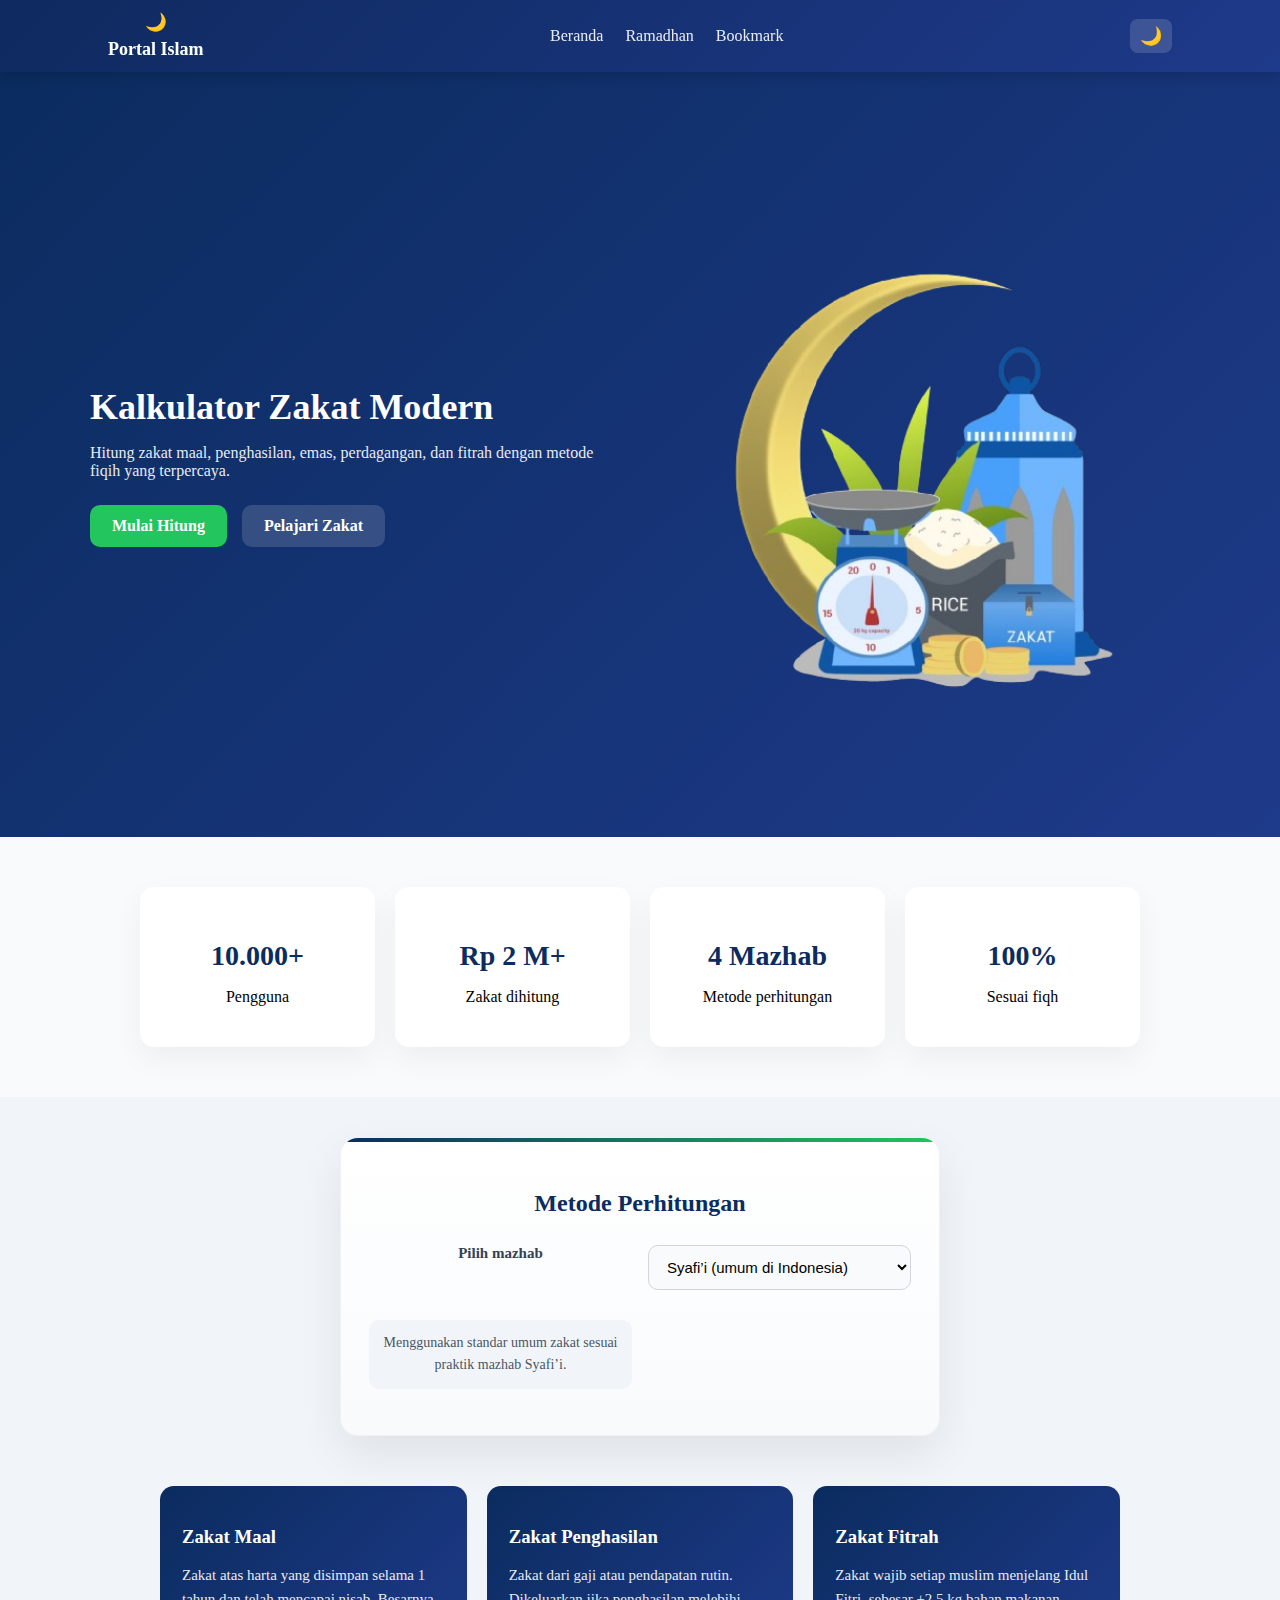
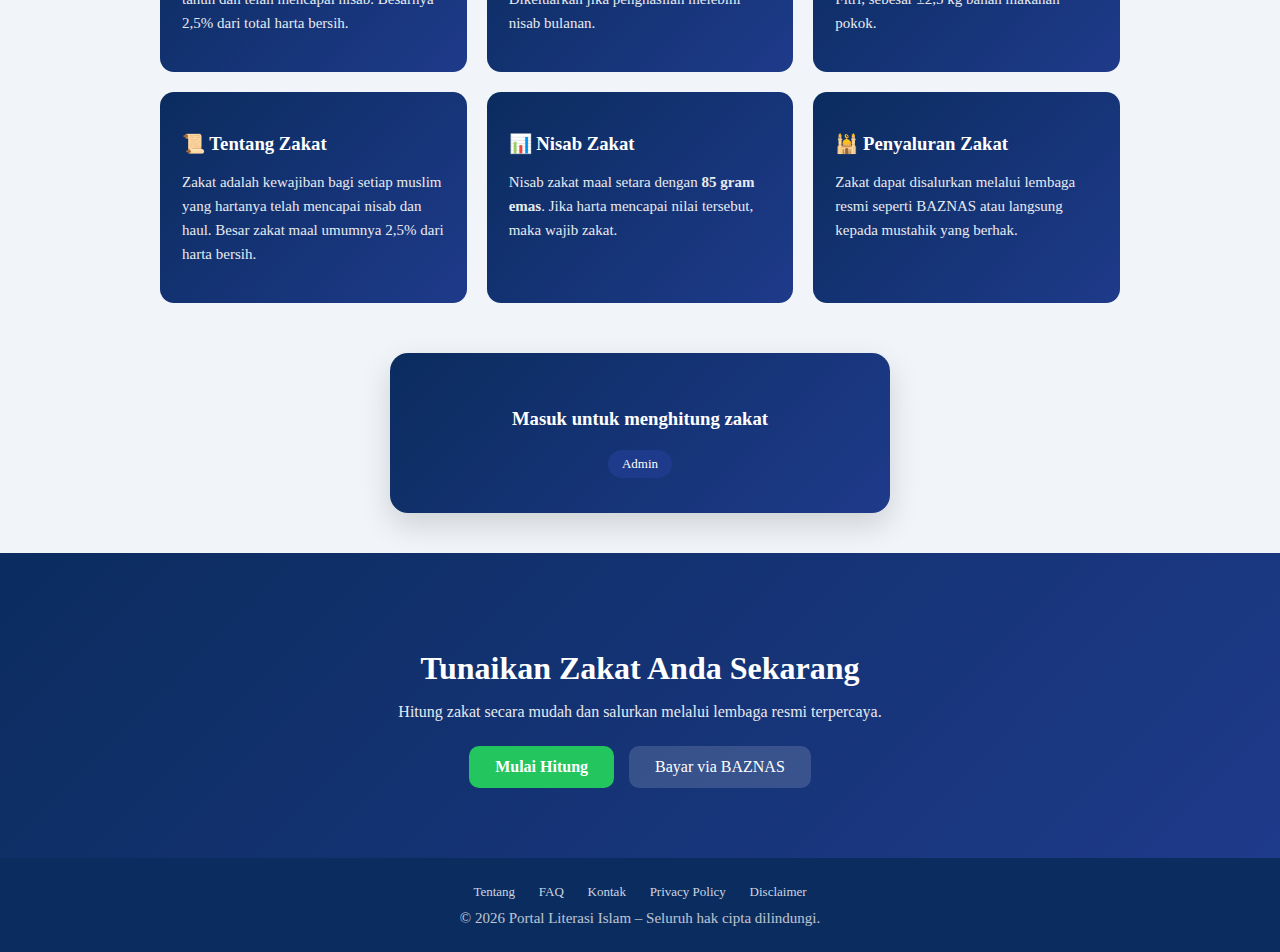
<file: zakat.html>
<!DOCTYPE html>
<html lang="id">
<head>
  <meta charset="UTF-8">
   <meta name="viewport" content="width=device-width, initial-scale=1.0">
  <title>Hitung Zakat</title>

  <script src="https://accounts.google.com/gsi/client" async defer></script>

   <!-- Google tag (gtag.js) -->
<script async src="https://www.googletagmanager.com/gtag/js?id=G-FD9932Y04M"></script>
<script>
  window.dataLayer = window.dataLayer || [];
  function gtag(){dataLayer.push(arguments);}
  gtag('js', new Date());

  gtag('config', 'G-FD9932Y04M');
</script>

  <link rel="icon" href="favicon.ico" type="image/x-icon">

  <link rel="stylesheet" href="css/zakat.css">
</head>
<body>

    <nav class="main-navbar">
  <div class="nav-container">
    <div class="logo">
      🌙 <span>Portal Islam</span>
    </div>

    <div class="nav-links">
      <a href="index.html">Beranda</a>
      <a href="ramadhan.html">Ramadhan</a>
      <a href="bookmark.html">Bookmark</a>
    </div>

    <button id="themeToggle" class="theme-btn">🌙</button>
  </div>
</nav>

<section class="zakat-hero">
  <div class="hero-content">

    <div class="hero-text">
      <h1>Kalkulator Zakat Modern</h1>
      <p>
        Hitung zakat maal, penghasilan, emas, perdagangan,
        dan fitrah dengan metode fiqih yang terpercaya.
      </p>

      <div class="hero-buttons">
        <a href="#zakat-app" class="hero-btn primary">Mulai Hitung</a>
        <a href="zakat-info.html" class="hero-btn secondary">Pelajari Zakat</a>
      </div>
    </div>

    <div class="hero-image">
      <img src="assets/images/ilustrasi.png" alt="Ilustrasi Zakat">
    </div>

  </div>
</section>


<!-- =========================
     STATISTIK
========================= -->
<section class="zakat-stats">
  <div class="stats-container">
    <div class="stat-box">
      <h3>10.000+</h3>
      <p>Pengguna</p>
    </div>
    <div class="stat-box">
      <h3>Rp 2 M+</h3>
      <p>Zakat dihitung</p>
    </div>
    <div class="stat-box">
      <h3>4 Mazhab</h3>
      <p>Metode perhitungan</p>
    </div>
    <div class="stat-box">
      <h3>100%</h3>
      <p>Sesuai fiqh</p>
    </div>
  </div>
</section>

<main>
<div class="zakat-box zakat-mazhab">
  <h2>Metode Perhitungan</h2>

  <label>Pilih mazhab</label>
  <select id="mazhab">
    <option value="syafii">Syafi’i (umum di Indonesia)</option>
    <option value="hanafi">Hanafi</option>
    <option value="maliki">Maliki</option>
    <option value="hanbali">Hanbali</option>
  </select>

  <p class="mazhab-info" id="mazhab-info">
    Menggunakan standar umum zakat sesuai praktik mazhab Syafi’i.
  </p>
</div>

<div class="zakat-info-cards">

  <div class="info-card">
    <h3>Zakat Maal</h3>
    <p>
      Zakat atas harta yang disimpan selama 1 tahun dan telah mencapai nisab.
      Besarnya 2,5% dari total harta bersih.
    </p>
  </div>

  <div class="info-card">
    <h3>Zakat Penghasilan</h3>
    <p>
      Zakat dari gaji atau pendapatan rutin. Dikeluarkan jika penghasilan
      melebihi nisab bulanan.
    </p>
  </div>

  <div class="info-card">
    <h3>Zakat Fitrah</h3>
    <p>
      Zakat wajib setiap muslim menjelang Idul Fitri, sebesar
      ±2,5 kg bahan makanan pokok.
    </p>
  </div>

  <div class="info-card">
    <h3>📜 Tentang Zakat</h3>
    <p>
      Zakat adalah kewajiban bagi setiap muslim yang hartanya telah mencapai nisab
      dan haul. Besar zakat maal umumnya 2,5% dari harta bersih.
    </p>
  </div>

  <div class="info-card">
    <h3>📊 Nisab Zakat</h3>
    <p>
      Nisab zakat maal setara dengan <strong>85 gram emas</strong>.
      Jika harta mencapai nilai tersebut, maka wajib zakat.
    </p>
  </div>

  <div class="info-card">
    <h3>🕌 Penyaluran Zakat</h3>
    <p>
      Zakat dapat disalurkan melalui lembaga resmi seperti
      BAZNAS atau langsung kepada mustahik yang berhak.
    </p>
  </div>


</div>



<div class="zakat-user">

  <!-- USER BELUM LOGIN -->
  <div id="user-logged-out">
    <h3>Masuk untuk menghitung zakat</h3>

    <div
      id="g_id_onload"
      data-client_id="285036310108-cr826vqka4054639o5pis8k4pt2mjosa.apps.googleusercontent.com"
      data-callback="handleCredentialResponse">
    </div>

    <div class="g_id_signin" data-type="standard"></div>
  </div>

  <!-- USER SUDAH LOGIN -->
  <div id="user-logged-in" style="display:none;">
    <p>Assalamu’alaikum, <strong id="user-name"></strong></p>
    <button onclick="logoutUser()">Keluar</button>
  </div>

  <a href="admin.html" class="admin-btn">Admin</a>

</div>

<div id="zakat-app" style="display:none;">
  <!-- semua form zakat -->


<div class="zakat-page">
  <section class="zakat-container">

   <!-- TAB NAVIGATION -->
<div class="zakat-tabs">
  <button class="tab-btn active" data-tab="maal">Zakat Maal</button>
  <button class="tab-btn" data-tab="fitrah">Zakat Fitrah</button>
  <button class="tab-btn" data-tab="emas">Zakat Emas</button>
  <button class="tab-btn" data-tab="penghasilan">Penghasilan</button>
  <button class="tab-btn" data-tab="perdagangan">Perdagangan</button>
  <button class="tab-btn" data-tab="pertanian">Pertanian</button>
 <button class="tab-btn" data-tab="peternakan">Peternakan</button>
 <button class="tab-btn" data-tab="rikaz">Rikaz</button>
 <button class="tab-btn" data-tab="madin">Barang Tambang</button>
</div>

<!-- TAB CONTENT -->
<div class="tab-content active" id="tab-maal">
  <div class="zakat-box">
    <label>Uang tunai</label>
    <input type="number" id="cash" placeholder="0">

    <label>Tabungan</label>
    <input type="number" id="savings" placeholder="0">

    <label>Emas (rupiah)</label>
    <input type="number" id="gold" placeholder="0">

    <label>Investasi</label>
    <input type="number" id="invest" placeholder="0">

    <label>Saham</label>
<input type="number" id="stocks" placeholder="0">

<label>Jenis Saham</label>
<select id="stockType">
  <option value="trading">Saham Trading / Dagang</option>
  <option value="produksi">Saham Perusahaan Produksi</option>
</select>

<label>Aset Tetap Perusahaan (untuk produksi)</label>
<input type="number" id="fixedAssets" placeholder="0">

<label>Metode Zakat Perusahaan</label>
<select id="companyMethod">
  <option value="pemilik">Dibayar Pemilik Saham (2.5%)</option>
  <option value="perusahaan">Dibayar Perusahaan (10% laba bersih)</option>
</select>

<label>Obligasi / Sukuk</label>
<input type="number" id="bonds" placeholder="0">

<label>Reksa Dana / Crypto</label>
<input type="number" id="funds" placeholder="0">

    <label>Piutang</label>
    <input type="number" id="receivable" placeholder="0">

    <label>Hutang jatuh tempo</label>
    <input type="number" id="debt" placeholder="0">
    
    <label>Jenis Piutang</label>
<select id="receivableType">
  <option value="kuat">Kuat (utang dagang / lancar)</option>
  <option value="lemah">Lemah / belum pasti</option>
</select>

  </div>
</div>

<div class="tab-content" id="tab-fitrah">
  <div class="zakat-box">
    <label>Jumlah anggota keluarga</label>
    <input type="number" id="fitrah-jumlah" value="1">

    <label>Harga beras per kg (Rp)</label>
    <input type="number" id="fitrah-harga" value="15000">
  </div>
</div>

<div class="tab-content" id="tab-emas">
  <div class="zakat-box">
    <label>Berat emas (gram)</label>
    <input type="number" id="emas-gram" value="0">

    <label>Harga emas per gram (Rp)</label>
    <input type="number" id="emas-harga" value="1000000">
  </div>
</div>

<div class="tab-content" id="tab-penghasilan">
  <div class="zakat-box">
    <label>Penghasilan bulanan</label>
    <input type="number" id="salary" placeholder="0">

    <label>Kebutuhan pokok bulanan</label>
    <input type="number" id="expenses" placeholder="0">
  </div>
</div>

<div class="tab-content" id="tab-perdagangan">
  <div class="zakat-box">
    <label>Modal usaha</label>
    <input type="number" id="capital" placeholder="0">

    <label>Laba bersih</label>
    <input type="number" id="profit" placeholder="0">

    <label>Stok barang</label>
    <input type="number" id="stock" placeholder="0">

    <label>Piutang usaha</label>
    <input type="number" id="businessReceivable" placeholder="0">

    <label>Hutang usaha</label>
    <input type="number" id="businessDebt" placeholder="0">
  </div>
</div>

<div class="tab-content" id="tab-pertanian">
  <div class="zakat-box">

    <label>Total hasil panen (kg)</label>
    <input type="number" id="harvest" placeholder="0">

    <label>Harga per kg (Rp)</label>
    <input type="number" id="harvestPrice" placeholder="0">

    <label>Jenis pengairan</label>
    <select id="irrigationType">
      <option value="10">Tadah hujan (10%)</option>
      <option value="5">Irigasi biaya sendiri (5%)</option>
      <option value="7.5">Campuran (7.5%)</option>
    </select>

  </div>
</div>

<div class="tab-content" id="tab-peternakan">
  <div class="zakat-box">

    <label>Jumlah kambing</label>
    <input type="number" id="goatCount" placeholder="0">

    <label>Jumlah sapi</label>
    <input type="number" id="cowCount" placeholder="0">

    <label>Jumlah Unta</label>
<input type="number" id="camelCount" placeholder="0">

  </div>
</div>

<div class="tab-content" id="tab-rikaz">
  <div class="zakat-box">

    <label>Nilai Rikaz (Harta Terpendam / Karun)</label>
    <input type="number" id="rikaz" placeholder="0">

    <p style="font-size:13px;color:#777;margin-top:8px;">
      Zakat rikaz sebesar 20% dan tidak mensyaratkan haul maupun nisab.
    </p>

  </div>
</div>

<div class="tab-content" id="tab-madin">
  <div class="zakat-box">
    <label>Nilai Barang Tambang</label>
    <input type="number" id="madin" placeholder="0">

    <label>Mazhab Perhitungan</label>
    <select id="madinMazhab">
      <option value="025">Mayoritas (2.5%)</option>
      <option value="20">Hanafi (20%)</option>
    </select>
  </div>
</div>

<!-- PENGATURAN -->
<div class="zakat-box">
  <h2>Pengaturan Nisab</h2>
  <label>Harga emas per gram</label>
  <input type="number" id="goldPrice" placeholder="1000000">
  <label>Metode Nisab</label>
<select id="nisabMethod">
  <option value="emas">Emas (85 gram)</option>
  <option value="perak">Perak (595 gram)</option>
</select>
</div>

<button class="zakat-btn" onclick="calculateAllZakat()">
  Hitung Semua Zakat
</button>

<div id="zakat-result" class="zakat-result"></div>

<canvas id="zakatChart" height="200"></canvas>

<h3>Grafik Zakat Peternakan</h3>
<canvas id="livestockChart"></canvas>


<div class="zakat-pay">
  <a href="https://baznas.go.id/bayarzakat" target="_blank" class="pay-btn">
    Bayar via BAZNAS
  </a>
</div>

<div class="zakat-history">
  <h3>Riwayat Zakat Tahunan</h3>
  <canvas id="historyChart" height="200"></canvas>
</div>

<div class="zakat-history">
  <h3>Riwayat Zakat Bulanan</h3>
  <ul id="monthly-history"></ul>
</div>

  </section>
</div>
  </div>

</main>

<!-- =========================
     CTA ZAKAT
========================= -->
<section class="zakat-cta">
  <div class="cta-box">
    <h2>Tunaikan Zakat Anda Sekarang</h2>
    <p>
      Hitung zakat secara mudah dan salurkan melalui lembaga resmi terpercaya.
    </p>

    <div class="cta-buttons">
      <a href="#zakat-app" class="cta-primary">Mulai Hitung</a>
      <a href="https://baznas.go.id" target="_blank" class="cta-secondary">
        Bayar via BAZNAS
      </a>
    </div>
  </div>
</section>

<script src="https://cdn.jsdelivr.net/npm/chart.js"></script>

<footer class="site-footer">

  <div class="footer-links">
    <a href="about.html">Tentang</a>
    <a href="faq.html">FAQ</a>
    <a href="kontak.html">Kontak</a>
    <a href="privacy.html">Privacy Policy</a>
    <a href="disclaimer.html">Disclaimer</a>
  </div>

  <div class="footer-copy">
    © 2026 Portal Literasi Islam – Seluruh hak cipta dilindungi.
  </div>

</footer>

<script src="js/zakat.js"></script>
<script src="js/translate.js"></script>

<div id="google_translate_element" style="display:none;"></div>

<script>
function googleTranslateElementInit() {
  new google.translate.TranslateElement({
    pageLanguage: 'id',
    autoDisplay: false
  }, 'google_translate_element');
}
</script>

<script src="//translate.google.com/translate_a/element.js?cb=googleTranslateElementInit"></script>
</body>

</html>
</file>
<file: css/style.css>
* {
  margin: 0;
  padding: 0;
  box-sizing: border-box;
  font-family: Arial, sans-serif;
}

html {
  scroll-behavior: smooth;
}

/* ===== RAMADHAN FULL BACKGROUND ===== */
/* ===============================
   CLEAN BODY BACKGROUND FINAL
=============================== */

body {
  margin: 0;
  min-height: 100vh;
  background: linear-gradient(
    160deg,
    #0e5ad3 0%,
    #1957ba 40%,
    #114380 70%,
    #1e56a0 100%
  );
  background-attachment: fixed;
}

/* Ornamen Tengah Halus */
body::before {
  content: "";
  position: fixed;
  inset: 0;
  background: url("../assets/images/kaligrafi.png") center no-repeat;
  background-size: 900px;
  opacity: 0.06;
  pointer-events: none;
}

/* ===============================
   MOBILE BACKGROUND FIX
=============================== */

@media (max-width: 768px) {

  body::before {
    background-size: 100vw;   /* ikut lebar layar */
    background-position: center;
  }

}
/* =====================
   NAVBAR
===================== */
.navbar {
  display: flex;
  align-items: center;
  gap: 14px;
  padding: 12px 20px;
  background: #0b2c5f;
  color: white;

  position: relative;   /* penting */
  z-index: 1000;        /* supaya di atas hero */
  overflow: visible;    /* biar dropdown tidak kepotong */
}

.menu-btn {
  font-size: 24px;
  background: none;
  border: none;
  color: white;
  cursor: pointer;
  margin-right: 15px;
}

.logo {
  font-size: 18px;
}

.theme-toggle {
  background: transparent;
  border: none;
  font-size: 20px;
  cursor: pointer;
  color: #fff;
  margin-left: auto;
}

.theme-toggle:hover {
  opacity: 0.8;
}

/* =====================
   HERO SECTION
===================== */

.hero {
  position: relative;
  min-height: 360px;
  display: flex;
  align-items: center;
  justify-content: center;
  padding: 0 40px;
}

.hero-content {
  max-width: 560px;
  text-align: center;
  padding-bottom: 24px; /* jarak ke featured */

  display: flex;
  flex-direction: column;
  align-items: center;
}


@keyframes fadeHero {
  from {
    opacity: 0;
    transform: translateY(15px);
  }
  to {
    opacity: 1;
    transform: translateY(0);
  }
}

.hero h1 {
  font-size: 42px;
  line-height: 1.2;
  font-family: "Playfair Display", serif;
}

.hero p {
  font-size: 18px;
  line-height: 1.7;
  color: #e5e7eb;
  margin-bottom: 28px;
  font-family: "Libre Baskerville", serif;
}

.hero-actions {
  display: flex;
  justify-content: center;
  gap: 12px;
  margin-top: 22px;
}

.hero-buttons {
  display: flex;
  gap: 14px;
  margin-top: 22px;
}

.hero-buttons .btn-secondary {
  position: relative;
  background: rgba(255, 215, 0, 0.15);
  color: #fde047;
  border: 1px solid rgba(253, 224, 71, 0.55);
  box-shadow: 0 0 0 rgba(253,224,71,0);
  transition: all 0.3s ease;
}

.hero-buttons .btn-secondary:hover {
  background: rgba(253, 224, 71, 0.25);
  box-shadow:
    0 0 18px rgba(253,224,71,0.55),
    0 8px 22px rgba(0,0,0,0.25);
  transform: translateY(-2px);
}


.btn-primary,
.btn-secondary {
  display: inline-block;
  padding: 12px 22px;
  border-radius: 999px;
  text-decoration: none;
  font-weight: 600;
  font-size: 14px;
  transition: 0.25s ease;
}

.btn-primary {
  background: #22c55e;
  color: #052e16;
}

.btn-primary:hover {
  background: #16a34a;
  color: #ecfdf5;
}

.btn-secondary {
  background: rgba(255,255,255,0.15);
  color: #fff;
  border: 1px solid rgba(255,255,255,0.25);
}

.btn-secondary:hover {
  background: rgba(255,255,255,0.25);
}

/* Dark mode hero */
body.dark .hero {
  background: linear-gradient(135deg, #020617, #0f172a);
}

body.dark .hero p {
  color: #cbd5f5;
}

.hero-featured-mini {
  margin-top: 26px;
  padding: 14px 18px;

  display: inline-flex;
  align-items: center;
  gap: 8px;

  background: linear-gradient(
    135deg,
    rgba(253,224,71,0.18),
    rgba(253,224,71,0.08)
  );

  border-radius: 14px;
  border: 1px solid rgba(253,224,71,0.45);

  font-size: 14px;
  color: #fde047;

  box-shadow:
    0 10px 28px rgba(253,224,71,0.25),
    inset 0 0 0 1px rgba(255,255,255,0.08);

  animation: featuredGlow 3s ease-in-out infinite;
}

#hero-featured-title {
  color: #fff;
  font-weight: 600;
  text-decoration: none;
  position: relative;
  transition: all 0.25s ease;
}

#hero-featured-title:hover {
  color: #fde047;
  text-decoration: underline;
  transform: translateX(4px);
}

@keyframes featuredGlow {
  0% {
    box-shadow:
      0 10px 28px rgba(253,224,71,0.25),
      inset 0 0 0 1px rgba(255,255,255,0.08);
  }
  50% {
    box-shadow:
      0 16px 42px rgba(253,224,71,0.45),
      inset 0 0 0 1px rgba(255,255,255,0.12);
  }
  100% {
    box-shadow:
      0 10px 28px rgba(253,224,71,0.25),
      inset 0 0 0 1px rgba(255,255,255,0.08);
  }
}


/* =========================
   SIDEBAR — FINAL VERSION
========================= */

.sidebar {
  position: fixed;
  top: 0;
  left: -280px;
  width: 280px;
  height: 100vh;
  background: #ffffff;
  z-index: 1200;
  overflow-y: auto;
  transition: left 0.3s ease;
  box-shadow: 4px 0 24px rgba(15,23,42,0.08);
}

.sidebar.active {
  left: 0;
}

/* dark mode */
body.dark .sidebar {
  background: #020617;
  box-shadow: 4px 0 30px rgba(0,0,0,0.6);
}

/* =========================
   SIDEBAR MENU
========================= */

.sidebar-menu {
  list-style: none;
  padding: 20px 16px;
  margin: 0;
}

/* ===== SINGLE ITEM (SEMUA) ===== */

.single-item {
  margin-bottom: 18px;
}

.sidebar-link {
  display: flex;
  align-items: center;
  gap: 10px;
  padding: 13px 14px;
  border-radius: 16px;
  font-size: 0.95rem;
  font-weight: 600;
  text-decoration: none;
  color: #064e3b;
  background: linear-gradient(to right, #16a34a 4px, #f0fdf4 4px);
  transition: all 0.25s ease;
}

.sidebar-link:hover {
  transform: translateY(-1px);
  box-shadow: 0 8px 20px rgba(22,163,74,0.2);
}

body.dark .sidebar-link {
  background: linear-gradient(to right, #22c55e 4px, #020617 4px);
  color: #dcfce7;
}

/* =========================
   DROPDOWN CATEGORY
========================= */

.has-children {
  margin-bottom: 14px;
}

.sidebar-toggle {
  width: 100%;
  display: flex;
  align-items: center;
  gap: 10px;
  padding: 13px 14px;
  border-radius: 16px;
  background: linear-gradient(to right, #2563eb 4px, #f8fafc 4px);
  border: none;
  cursor: pointer;
  font-size: 0.95rem;
  font-weight: 600;
  color: #0f172a;
  transition: all 0.25s ease;
}

.sidebar-toggle:hover {
  transform: translateY(-1px);
  box-shadow: 0 8px 22px rgba(37,99,235,0.2);
}

body.dark .sidebar-toggle {
  background: linear-gradient(to right, #60a5fa 4px, #020617 4px);
  color: #e6edf7;
}

/* icon */
.sidebar-toggle .icon,
.sidebar-link .icon {
  font-size: 1.1rem;
}

/* =========================
   BADGE COUNT
========================= */

.badge {
  margin-left: auto;
  background: #2563eb;
  color: #ffffff;
  font-size: 0.7rem;
  padding: 4px 8px;
  border-radius: 999px;
}

body.dark .badge {
  background: #60a5fa;
  color: #020617;
}

/* =========================
   SUBMENU (LEVEL 2)
========================= */

.submenu {
  max-height: 0;
  overflow: hidden;
  margin-top: 6px;
  padding-left: 6px;
  transition: max-height 0.35s ease;
}

.has-children.active .submenu {
  max-height: 400px;
}

.submenu li {
  list-style: none;
}

.submenu a {
  display: block;
  padding: 9px 12px;
  border-radius: 12px;
  font-size: 0.88rem;
  color: #475569;
  text-decoration: none;
  transition: all 0.2s ease;
}

.submenu a:hover {
  background: #e0e7ff;
  color: #1d4ed8;
}

body.dark .submenu a {
  color: #cbd5e1;
}

body.dark .submenu a:hover {
  background: rgba(96,165,250,0.15);
  color: #93c5fd;
}

/* =========================
   SCROLLBAR (CLEAN)
========================= */

.sidebar::-webkit-scrollbar {
  width: 6px;
}

.sidebar::-webkit-scrollbar-thumb {
  background: rgba(0,0,0,0.15);
  border-radius: 6px;
}

body.dark .sidebar::-webkit-scrollbar-thumb {
  background: rgba(255,255,255,0.15);
}

/* ===== ACTIVE LINK ===== */

.submenu a.active,
.sidebar-link.active {
  background: linear-gradient(to right, #2563eb 3px, #e0e7ff 3px);
  color: #1d4ed8;
  font-weight: 600;
}

body.dark .submenu a.active,
body.dark .sidebar-link.active {
  background: linear-gradient(to right, #60a5fa 3px, rgba(96,165,250,0.18) 3px);
  color: #bfdbfe;
}

/* =====================
   OVERLAY
===================== */
#overlay {
  position: fixed;
  inset: 0;
  background: rgba(15, 23, 42, 0.45);
  opacity: 0;
  visibility: hidden;
  transition: all 0.3s ease;
  z-index: 1000;
}

#overlay.active {
  opacity: 1;
  visibility: visible;
}

body.dark #overlay {
  background: rgba(0, 0, 0, 0.65);
}


/* =====================
   CONTENT
===================== */
.content {
  padding: 20px;
}

.search-box {
  margin: 15px 0;
}

.search-box input {
  width: 100%;
  max-width: 320px;
  padding: 12px;
  border-radius: 6px;
  border: 1px solid #ccc;
  font-size: 14px;
}

/* =====================
   CARD (ARTIKEL)
===================== */
.card {
  position: relative;
  background: #ffffff;
  padding: 20px;
  border-radius: 14px;
  overflow: hidden;

  box-shadow:
    0 8px 24px rgba(0, 0, 0, 0.08),
    0 20px 50px rgba(212, 175, 55, 0.18);

  transition: all 0.3s ease;

  animation: fadeUp 0.6s ease forwards;
}

@keyframes fadeUp {
  from {
    opacity: 0;
    transform: translateY(20px);
  }
  to {
    opacity: 1;
    transform: translateY(0);
  }
}

.card {
  border: 2px solid transparent;
  transition: all 0.3s ease;
}

.card:not(.active-card) {
  box-shadow:
    0 8px 24px rgba(16, 185, 129, 0.12),
    0 0 0 rgba(16, 185, 129, 0);
}

.card:hover {
  transform: translateY(-8px);

  box-shadow:
    0 12px 35px rgba(0, 0, 0, 0.12),
    0 25px 60px rgba(212, 175, 55, 0.35);
}

.card h3 {
  margin: 10px 0;
  color: #0b2c5f;
  overflow: hidden;

  /* modern browsers */
  display: -webkit-box;
  -webkit-box-orient: vertical;
  -webkit-line-clamp: 2;

  display: box;
  line-clamp: 2;
}

.card p {
  font-size: 14px;
  color: #555;
  line-height: 1.6;
  overflow: hidden;

  /* modern browsers */
  display: -webkit-box;
  -webkit-box-orient: vertical;
  -webkit-line-clamp: 3;

  display: box;
  line-clamp: 3;
}

/* =====================
   ARTICLE CARD – ENHANCED
===================== */

.card {
  overflow: hidden;
}

/* judul lebih tegas */
.card h3 {
  font-size: 16px;
  font-weight: 700;
  transition: color .25s ease;
}

.card:hover h3 {
  color: #1d4ed8;
}

/* kategori jadi pill */
.card .category {
  display: inline-block;
  font-size: 11px;
  padding: 5px 10px;
  border-radius: 999px;
  background: #e0e7ff;
  color: #1e3a8a;
  margin-bottom: 8px;
}

/* tombol baca */
.card .read-more {
  margin-top: auto;
  font-size: 13px;
  color: #2563eb;
  font-weight: 600;
  transition: transform .25s ease, color .25s ease;
}

.card:hover .read-more {
  color: #1d4ed8;
  transform: translateX(4px);
}

/* Dark mode */
body.dark .card .category {
  background: rgba(255,255,255,0.12);
  color: #e5e7eb;
}

body.dark .card:hover h3 {
  color: #fde047;
}

body.dark .card .read-more {
  color: #93c5fd;
}

body.dark .navbar {
  background: #020617;
}

body.dark .logo {
  color: #e5e7eb;
}

/* =====================
   THUMBNAIL
===================== */
.thumb {
  width: 100%;
  height: 160px;
  border-radius: 10px;
  margin-bottom: 10px;
  object-fit: cover;
  background: #e5e7eb;
  transition: transform 0.35s ease;
}

.card:hover .thumb {
  transform: scale(1.05);
}

.thumb-placeholder {
  display: flex;
  align-items: center;
  justify-content: center;
  background: linear-gradient(135deg, #e5e7eb, #cbd5e1);
  color: #475569;
  font-size: 13px;
  font-weight: 600;
  letter-spacing: 0.5px;
}

/* =====================
   BADGE BARU
===================== */
.badge-new {
  position: absolute;
  top: 12px;
  left: auto;
  right: 12px;
  background: #d41111;
  color: #fff;
  font-size: 11px;
  padding: 4px 8px;
  border-radius: 999px;
  font-weight: 600;
  z-index: 2;
}

/* =====================
   META & KATEGORI
===================== */
.category {
  font-size: 12px;
  color: white;
  background: #0b2c5f;
  padding: 4px 8px;
  border-radius: 4px;
}

.read-more {
  display: inline-block;
  margin-top: 10px;
  text-decoration: none;
  color: #0b2c5f;
  font-weight: bold;
}

.read-more:hover {
  text-decoration: underline;
}

/* =====================
   GRID CONTAINER
===================== */
.articles {
  max-width: 1100px;
  margin: 0 auto;
}

/* ===== SAFE PATCH ===== */

#articles-container {
  display: flex;
  flex-wrap: wrap;
  gap: 20px;
  margin-top: 20px;
}

#articles-container .card {
  width: calc(33.333% - 20px);
}

@media (max-width: 900px) {
  #articles-container .card {
    width: calc(50% - 20px);
  }
}

@media (max-width: 500px) {
  #articles-container .card {
    width: 100%;
  }
}


/* =====================
   ARTICLE DETAIL
===================== */
.article-content {
  max-width: 760px;
  margin: 60px auto;
  padding: 0 20px 40px;
  background: white;
  border-radius: 8px;
}

.article-content h2 {
  color: #0b2c5f;
  margin-bottom: 10px;
}

.article-content p {
  line-height: 1.8;
  margin-bottom: 15px;
  color: #333;
}

.meta {
  display: flex;
  gap: 10px;
  font-size: 12px;
  color: #666;
  margin-bottom: 20px;
  flex-wrap: wrap;
}

/* =====================
   BREADCRUMB
===================== */
.breadcrumb {
  font-size: 14px;
  margin-bottom: 15px;
}

.breadcrumb a {
  text-decoration: none;
  color: #1c377e;
}

.breadcrumb span::before {
  content: " > ";
  color: #888;
}

/* =====================
   PREV / NEXT
===================== */
.article-nav {
  display: flex;
  justify-content: space-between;
  margin-top: 40px;
  padding-top: 20px;
  border-top: 1px solid #ddd;
}

.nav-link {
  text-decoration: none;
  color: #1c377e;
  font-weight: 600;
  max-width: 45%;
}

.nav-link:hover {
  text-decoration: underline;
}

/* =====================
   DARK MODE
===================== */
body.dark {
  background: #0f172a;
  color: #e5e7eb;
}

body.dark .navbar {
  background: #020617;
}

body.dark .logo {
  color: #e5e7eb;
}

body.dark .content {
  color: #e5e7eb;
}

body.dark .card {
  background: #020617;
  color: #e5e7eb;
}

body.dark .card h3 {
  color: #e5e7eb;
}

body.dark .breadcrumb,
body.dark .meta {
  color: #cbd5f5;
}

body.dark .article-content {
  color: #e5e7eb;
}

/* =====================
   ANIMATIONS
===================== */
@keyframes fadeUp {
  to {
    opacity: 1;
    transform: translateY(0);
  }
}

@keyframes pulse {
  0% { opacity: 1; }
  50% { opacity: 0.4; }
  100% { opacity: 1; }
}

/* =====================
   SKELETON LOADING
===================== */
.skeleton-card {
  background: #e5e7eb;
  border-radius: 12px;
  padding: 15px;
  animation: pulse 1.4s ease-in-out infinite;
}

.skeleton-thumb {
  width: 100%;
  height: 160px;
  background: #d1d5db;
  border-radius: 10px;
  margin-bottom: 12px;
}

.skeleton-line {
  height: 14px;
  background: #d1d5db;
  border-radius: 6px;
  margin-bottom: 10px;
}

.skeleton-line.short {
  width: 60%;
}

/* =====================
   FEATURED ARTICLE (HOME)
===================== */

#featured-article {
  margin: 30px auto 40px;
  max-width: 1100px;
  padding: 0 20px;
  margin-top: 80px;
}

.featured-card {
  display: grid;
  grid-template-columns: 1.2fr 1fr;
  gap: 24px;

  background: linear-gradient(
    135deg,
    #facc15,
    #fde68a
  );

  border-radius: 20px;
  overflow: hidden;
  text-decoration: none;
  color: #111;

  box-shadow: 0 16px 40px rgba(0,0,0,0.15);
  transition: transform .35s ease, box-shadow .35s ease;
}

.featured-card:hover {
  transform: translateY(-6px);
  box-shadow: 0 24px 60px rgba(0,0,0,0.22);
}

/* gambar */
.featured-card img {
  width: 100%;
  height: 100%;
  object-fit: cover;
}

/* konten */
.featured-content {
  padding: 28px;
  display: flex;
  flex-direction: column;
  justify-content: center;
}

.featured-content .category {
  display: inline-block;
  background: rgba(0,0,0,0.08);
  padding: 6px 14px;
  border-radius: 999px;
  font-size: 13px;
  font-weight: 600;
  margin-bottom: 12px;
}

.featured-content h2 {
  font-size: 26px;
  line-height: 1.3;
  margin-bottom: 14px;
}

.featured-content p {
  font-size: 15px;
  line-height: 1.7;
  color: #333;
}

/* animasi fade */
.fade {
  animation: fadeUp .6s ease both;
}

@keyframes fadeUp {
  from {
    opacity: 0;
    transform: translateY(12px);
  }
  to {
    opacity: 1;
    transform: translateY(0);
  }
}

/* Dark mode */
body.dark .featured-inner {
  background: #020617;
}

body.dark .featured-content h2 {
  color: #e5e7eb;
}

body.dark .featured-content p {
  color: #cbd5f5;
}

@media (max-width: 768px) {
  .featured-inner {
    grid-template-columns: 1fr;
  }

  .featured-thumb {
    min-height: 220px;
    max-height: 260px;
  }

  .featured-content h2 {
    font-size: 24px;
  }
}

.featured-content .category {
  display: inline-block;
  margin-bottom: 10px;
}

.featured-section {
  max-width: 1200px;
  margin: 30px auto 10px;
  margin-bottom: 25px;
}

.featured-content .read-more {
  align-self: flex-start;
  padding: 10px 18px;
  background: #0b2c5f;
  color: #fff;
  border-radius: 8px;
  font-weight: 600;
}

.featured-content .read-more:hover {
  background: #09234d;
  text-decoration: none;
}

/* =====================
   SECTION: ARTIKEL TERBARU
===================== */

.articles {
  margin-top: 30px;
  padding: 10px 0 40px;
}

.section-header {
  margin-bottom: 18px;
}

.section-header h2 {
  font-size: 24px;
  color: #0b2c5f;
  margin-bottom: 6px;
  font-family: "PT Serif", serif;
}

.section-subtitle {
  font-size: 14px;
  color: #666;
  max-width: 600px;
  line-height: 1.6;
}

/* Dark mode */

body.dark .section-header h2 {
  color: #e5e7eb;
}

body.dark .section-subtitle {
  color: #cbd5f5;
}


/* =====================
   HERO HEADER
===================== */

.hero {
  position: relative;
  min-height: 420px;
  background: url("../assets/images/hero.jpg") center / cover no-repeat;
  display: flex;
  align-items: center;
  padding: 0 40px;
  color: white;
  border-radius: 0 0 28px 28px;
  overflow: hidden;
  padding-bottom: 60px;   /* RUANG NAFAS */
  backdrop-filter: blur(1px);
}

.hero-overlay {
  content: "";
  position: absolute;
  inset: 0;
  background:
    linear-gradient(
    to bottom,
    rgba(10, 25, 47, 0.85),
    rgba(10, 25, 47, 0.65)
    );
  z-index: 1;
}

.hero-content h1 {
  font-size: 36px;
  margin-bottom: 10px;
  line-height: 1.2;
}

.hero-content p {
  font-size: 15px;
  color: #e5e7eb;
  margin-bottom: 18px;
  line-height: 1.6;
}

.hero-buttons {
  margin-bottom: 18px;
}

.hero-featured-mini {
  margin-top: 24px;
}

.btn-primary {
  background: #2563eb;
  color: #fff;
  padding: 12px 20px;
  border-radius: 999px;
  text-decoration: none;
  font-weight: 600;
}

.btn-primary:hover {
  background: #1d4ed8;
}

.btn-secondary {
  border: 1px solid rgba(255,255,255,0.4);
  color: #fff;
  padding: 12px 20px;
  border-radius: 999px;
  text-decoration: none;
  font-weight: 600;
}

.btn-secondary:hover {
  background: rgba(255,255,255,0.1);
}

.hero::before {
  content: "";
  position: absolute;
  inset: 0;
  background: rgba(0,0,0,0.45);
  backdrop-filter: blur(2px);
}

.hero-buttons a {
  box-shadow: 0 8px 18px rgba(0,0,0,0.25);
}

.badge-featured {
  position: absolute;
  top: 12px;
  right: 12px;
  background: linear-gradient(135deg, #f5c542, #ff9f1a);
  color: #1a1a1a;
  font-size: 12px;
  font-weight: 700;
  padding: 6px 10px;
  border-radius: 999px;
  box-shadow: 0 4px 12px rgba(255, 165, 0, 0.4);
  z-index: 3;
  animation: glow 2.5s ease-in-out infinite;
}

/* glow halus */
@keyframes glow {
  0% {
    box-shadow: 0 0 6px rgba(255, 165, 0, 0.4),
                0 0 12px rgba(255, 165, 0, 0.25);
  }
  50% {
    box-shadow: 0 0 12px rgba(255, 165, 0, 0.7),
                0 0 24px rgba(255, 165, 0, 0.4);
  }
  100% {
    box-shadow: 0 0 6px rgba(255, 165, 0, 0.4),
                0 0 12px rgba(255, 165, 0, 0.25);
  }
}

.card.is-featured {
  border: 2px solid rgba(255, 180, 0, 0.6);
  box-shadow: 0 10px 30px rgba(255, 180, 0, 0.15);
  position: relative;
}

/* FEATURED FADE ANIMATION */
#featured-article.fade {
  animation: featuredFade 0.6s ease;
}

@keyframes featuredFade {
  from {
    opacity: 0.4;
    transform: translateY(6px);
  }
  to {
    opacity: 1;
    transform: translateY(0);
  }
}

body.dark .hero-overlay {
  background: linear-gradient(
    to right,
    rgba(2, 6, 23, 0.9),
    rgba(2, 6, 23, 0.6)
  );
}

body.dark .btn-primary {
  background: #fde047;
  color: #020617;
}

/* ===== HERO ANIMATION ===== */
.hero-content {
  position: relative;
  max-width: 600px;
  z-index: 2;

  opacity: 0;
  transform: translateY(20px);
  animation: heroFadeUp 0.9s ease forwards;
}

@keyframes heroFadeUp {
  to {
    opacity: 1;
    transform: translateY(0);
  }
}

.hero-featured-mini {
  margin-top: 18px;
  font-size: 14px;
  color: #e5e7eb;
}

.hero-featured-mini a {
  color: #facc15; /* kuning featured */
  font-weight: 600;
  text-decoration: none;
  margin-left: 6px;
}

.hero-featured-mini a:hover {
  text-decoration: underline;
}

/* versi dark mode (optional tapi cakep) */
body.dark .hero-featured-mini {
  color: #d1d5db;
}

body.dark .hero-featured-mini a {
  color: #fde047;
}

body.dark .hero::before {
  background: rgba(0,0,0,0.25);
}

body.dark .hero-overlay {
  background: linear-gradient(
    90deg,
    rgba(2, 6, 23, 0.45),
    rgba(2, 6, 23, 0.15)
  );
}

body.dark .hero::before {
  background: rgba(0,0,0,0.25);
}

body.dark .hero-overlay {
  background: linear-gradient(
    90deg,
    rgba(2, 6, 23, 0.45),
    rgba(2, 6, 23, 0.15)
  );
}

.hero-featured-title {
  display: inline-block;
  margin-top: 10px;
  font-size: 14px;
  color: #facc15;
  font-weight: 600;
  text-decoration: none;
  transition: all 0.25s ease;
}

.hero-featured-title:hover {
  color: #fde047;
  text-decoration: underline;
  transform: translateX(4px);
}

/* dark mode tetap cakep */
body.dark .hero-featured-title {
  color: #fde68a;
}

body.dark .hero-featured-title:hover {
  color: #fef08a;
}

body.dark .featured-card {
  background: linear-gradient(
    135deg,
    #1f2937,
    #111827
  );
  color: #f9fafb;
}

body.dark .featured-content p {
  color: #d1d5db;
}

body.dark .featured-content .category {
  background: rgba(255,255,255,0.15);
}

@media (max-width: 768px) {
  .featured-card {
    grid-template-columns: 1fr;
  }

  .featured-card img {
    height: 220px;
  }

  .featured-content h2 {
    font-size: 22px;
  }
}


/* =====================
   HERO — iPhone 12 Pro Max (PAS & RAPI)
===================== */
@media (max-width: 430px) {

  .hero {
    padding: 84px 20px 64px;   /* 🔽 dipersempit dikit */
    min-height: 96vh;          /* 🔽 ga full banget */
  }

  .hero-title {
    font-size: 30px;           /* 🔽 dari 32 */
    line-height: 1.28;
    margin-bottom: 12px;
    font-family: "Playfair Display", serif;
  }

  .hero-text {
    font-size: 15px;           /* 🔽 dari 16 */
    line-height: 1.6;
    font-family: "Spectral", serif;
  }

  .hero-tagline {
    font-size: 14px;
    line-height: 1.55;
    opacity: 0.9;
  }

  .hero-buttons {
    margin-top: 22px;
    gap: 14px;
  }

  .hero-buttons a {
    width: 100%;
    font-size: 15px;           /* 🔽 dari 16 */
    padding: 12px 0;           /* 🔽 lebih ramping */
    border-radius: 13px;
  }

  .hero-featured-mini {
    font-size: 14px;
    padding: 12px 14px;
    margin-top: 20px;
    border-radius: 14px;
  }
}

.hero-tagline {
  font-size: 13px;
  color: rgba(255,255,255,0.75);
  margin-bottom: 26px;
  letter-spacing: 0.3px;
}

/* ===== HERO STAGGER ANIMATION ===== */
.hero-title {
  opacity: 0;
  transform: translateY(20px);
  animation: heroIn 0.8s ease forwards;
  text-shadow: 0 2px 10px rgba(0,0,0,0.5);
}

.hero-text {
  opacity: 0;
  transform: translateY(16px);
  animation: heroIn 0.8s ease forwards;
  animation-delay: 0.2s;
}

.hero-cta {
  opacity: 0;
  transform: translateY(12px);
  animation: heroIn 0.8s ease forwards;
  animation-delay: 0.4s;
}

.hero-featured-mini {
  opacity: 0;
  transform: translateY(10px);
  animation: heroIn 0.8s ease forwards;
  animation-delay: 0.6s;
}

@keyframes heroIn {
  to {
    opacity: 1;
    transform: translateY(0);
  }
}

main.content {
  max-width: 1100px;
  margin: 0 auto;
  padding: 40px 20px 60px;
}

.hero {
  height: 420px;
  padding: 0 40px;
}

#featured-article {
  margin: 32px auto 48px;
}

/* ===== TRANSLATE BUTTON ===== */
.article-translate {
  display: flex;
  align-items: center;
  gap: 8px;
  margin: 16px 0;
  font-size: 14px;
}

.article-translate button {
  border: 1px solid #d1d5db;
  background: #f9fafb;
  color: #111827;
  padding: 4px 10px;
  border-radius: 999px;
  cursor: pointer;
  font-size: 12px;
  transition: all 0.2s ease;
}

.article-translate button:hover {
  background: #e5e7eb;
}

/* ✅ STATE AKTIF */
.article-translate button.active {
  background: #2563eb;
  color: #fff;
  border-color: #2563eb;
  font-weight: 600;
}

/* dark mode */
body.dark .article-translate button {
  background: #020617;
  color: #e5e7eb;
  border-color: #334155;
}

body.dark .article-translate button.active {
  background: #fde047;
  color: #020617;
  border-color: #fde047;
}


/* ===== RTL MODE ===== */
.article-content.rtl {
  direction: rtl;
  text-align: right;
  font-family: "Amiri", "Scheherazade", serif;
}

.article-content.rtl h1,
.article-content.rtl h2,
.article-content.rtl h3 {
  text-align: right;
}

.lang-badge {
  width: 22px;
  height: 16px;
  display: inline-block;
  border-radius: 3px;
  background-size: cover;
  background-position: center;
}

/* Indonesia */
.flag-id {
  background-image: url("https://flagcdn.com/w40/id.png");
}

/* Inggris */
.flag-en {
  background-image: url("https://flagcdn.com/w40/gb.png");
}

/* Arab Saudi */
.flag-ar {
  background-image: url("https://flagcdn.com/w40/sa.png");
}

.card { position: relative; }


.hero-title {
  letter-spacing: -0.5px;
}

.hero-tagline {
  font-size: 14px;
  opacity: 0.85;
  margin-top: -10px;
  font-style: italic;
}

.hero-content::after {
  content: "";
  display: block;
  width: 60px;
  height: 3px;
  background: linear-gradient(to right, #facc15, transparent);
  margin-top: 18px;
}

.featured-content h2 {
  letter-spacing: -0.3px;
}

.featured-content p {
  opacity: 0.9;
}

.featured-card::after {
  content: "⭐ Artikel Pilihan";
  position: absolute;
  top: 14px;
  left: 14px;
  font-size: 12px;
  font-weight: 700;
  letter-spacing: 0.3px;

  /* GRADIENT EMAS PREMIUM */
  background: linear-gradient(
    135deg,
    #fff6c2,
    #f7d774,
    #e6b800,
    #c99600
  );

  color: #3a2b00;
  padding: 6px 12px;
  border-radius: 999px;

  /* EFEK KACA / PREMIUM */
  box-shadow:
    0 4px 14px rgba(230, 184, 0, 0.45),
    inset 0 1px 0 rgba(255, 255, 255, 0.6);

  backdrop-filter: blur(6px);
}

.featured-card::before {
  content: "";
  position: absolute;
  top: 0;
  left: -40%;
  width: 40%;
  height: 100%;
  background: linear-gradient(
    120deg,
    transparent,
    rgba(255,255,255,0.6),
    transparent
  );
  transform: skewX(-20deg);
  transition: 0.6s;
}

.featured-card:hover::before {
  left: 120%;
}

#articles-container {
  margin-top: 30px;
}

.card {
  transition: transform .25s ease, box-shadow .25s ease;
}

.card:hover h3 {
  color: #1d4ed8;
}

.article-translate {
  display: flex;
  gap: 8px;
  align-items: center;
  margin: 14px 0 10px;
  font-size: 13px;
}

.article-translate button {
  border: 1px solid #ddd;
  background: transparent;
  padding: 4px 10px;
  border-radius: 999px;
  cursor: pointer;
  font-size: 12px;
}

.article-translate button:hover {
  background: #f1f5f9;
}

.music-toggle {
  position: fixed;
  bottom: 24px;
  right: 24px;
  width: 52px;
  height: 52px;
  border-radius: 50%;
  border: none;
  background: linear-gradient(135deg, #2563eb, #1e40af);
  color: #fff;
  font-size: 22px;
  cursor: pointer;
  box-shadow: 0 10px 30px rgba(37,99,235,.35);
  z-index: 999;
  transition: transform .25s ease, box-shadow .25s ease;
}

.music-toggle:hover {
  transform: scale(1.08);
  box-shadow: 0 16px 40px rgba(37,99,235,.5);
}

body.dark .music-toggle {
  background: #fde047;
  color: #020617;
}

#isi-artikel {
  font-size: 17px;
  line-height: 1.9;
  color: #1f2937;
 font-family: "Merriweather", serif;
}

#isi-artikel p {
  margin-bottom: 18px;
}

#isi-artikel h2 {
  font-size: 26px;
  margin: 42px 0 16px;
  color: #0b2c5f;
  font-family: "Merriweather", serif;
}

#isi-artikel h3 {
  font-size: 20px;
  margin: 30px 0 12px;
  color: #1c377e;
  font-family: "Merriweather", serif;
}

#isi-artikel blockquote {
  border-left: 4px solid #facc15;
  padding: 14px 18px;
  margin: 24px 0;
  background: #f9fafb;
  font-style: italic;
  color: #374151;
  font-family: "Inter", sans-serif;
}

body.dark #isi-artikel {
  color: #e5e7eb;
}

body.dark #isi-artikel blockquote {
  background: #020617;
  border-left-color: #fde047;
}

.thumb {
  height: 180px;
}

.article-thumb {
  margin-bottom: 16px;
}

.article-translate button {
  font-size: 12px;
  padding: 4px 10px;
  opacity: 0.9;
}

.meta {
  display: flex;
  flex-wrap: wrap;
  gap: 10px;
  font-size: 12px;
  color: #64748b;
}

#reading-time {
  background: #eef2ff;
  color: #1e3a8a;
  padding: 4px 8px;
  border-radius: 999px;
  font-weight: 500;
}

.article-tools {
  display: flex;
  justify-content: space-between;
  align-items: center;
  gap: 12px;
  flex-wrap: wrap;
  margin-bottom: 12px;
}

.font-size-control button {
  background: #f1f5f9;
  border: none;
  padding: 6px 10px;
  border-radius: 8px;
  font-weight: 600;
  cursor: pointer;
}

.font-size-control button:hover {
  background: #e2e8f0;
}

/* Dark mode */
body.dark .font-size-control button {
  background: rgba(255,255,255,0.1);
  color: #e5e7eb;
}

.article-thumb {
  border-radius: 14px;
  margin-bottom: 16px;
}

.article-content {
  box-shadow: 0 10px 30px rgba(0,0,0,.08);
}

.music-toggle {
  position: fixed;
  bottom: 20px;
  right: 20px;
  width: 56px;
  height: 56px;
  border-radius: 50%;
  background: linear-gradient(135deg, #2563eb, #1e40af);
  color: #fff;
  font-size: 22px;
  border: none;
  box-shadow: 0 10px 30px rgba(0,0,0,.25);
}

.music-toggle:hover {
  transform: scale(1.05);
}

.bookmark-btn {
  background: #facc15;
  border: none;
  padding: 6px 12px;
  border-radius: 20px;
  font-weight: 600;
  pointer-events: auto;
  cursor: pointer;
  z-index: 5;
}

body.focus-mode .navbar,
body.focus-mode .sidebar,
body.focus-mode .related-articles,
body.focus-mode .article-nav {
  display: none;
}

body.focus-mode .article-content {
  max-width: 720px;
}

.reader-controls {
  display: flex;
  gap: 10px;
  flex-wrap: wrap;
  align-items: center;
  margin-bottom: 12px;
}

.reader-btn {
  display: flex;
  align-items: center;
  gap: 6px;
  padding: 6px 12px;
  font-size: 14px;
  border-radius: 999px;
  border: 1px solid #e5e7eb;
  background: #f8fafc;
  cursor: pointer;
  transition: all 0.25s ease;
}

.reader-btn:hover {
  background: #e0f2fe;
}

.reader-btn.active {
  background: #2563eb;
  color: white;
  border-color: #2563eb;
}

.reader-btn.danger:hover {
  background: #fee2e2;
  color: #b91c1c;
}

/* dark mode */
body.dark .reader-btn {
  background: #020617;
  border-color: #1e293b;
  color: #e5e7eb;
}

body.reading .article-content {
  max-width: 680px;
  line-height: 1.85;
}

body.reading .article-content {
  max-width: 680px;
  line-height: 1.85;
}

/* =====================
   MODE BACA
===================== */
body.read-mode {
  background: #020617;
}

body.read-mode .navbar,
body.read-mode .article-nav,
body.read-mode .related-articles {
  display: none;
}

body.read-mode .article-content {
  max-width: 720px;
  margin: auto;
  padding: 24px;
}

body.read-mode #article-body {
  font-size: 18px;
  line-height: 1.95;
}

.reader-controls {
  display: flex;
  gap: 10px;
  flex-wrap: wrap;
  margin: 16px 0;
}

.reader-btn {
  background: #f1f5f9;
  border: none;
  padding: 8px 14px;
  border-radius: 12px;
  font-weight: 600;
  cursor: pointer;
}

.reader-btn:hover {
  transform: translateY(-1px);
}

/* Dark mode */
body.dark .reader-btn {
  background: #1e293b;
  color: #e5e7eb;
}

/* Reset */
.reader-btn.danger {
  background: #fee2e2;
  color: #7f1d1d;
}

body.dark .reader-btn.danger {
  background: #3f1d1d;
  color: #fecaca;
}

.quote-box {
  position: fixed;
  bottom: 90px;
  left: 50%;
  transform: translateX(-50%);
  max-width: 90%;
  background: #ffffff;
  border-radius: 16px;
  padding: 14px;
  box-shadow: 0 15px 40px rgba(0,0,0,.2);
  display: none;
  z-index: 999;
}

.quote-box p {
  font-size: 14px;
  line-height: 1.6;
  margin-bottom: 10px;
}

.quote-actions {
  display: flex;
  gap: 8px;
  justify-content: flex-end;
}

.quote-actions button {
  border: none;
  padding: 8px 12px;
  border-radius: 10px;
  font-weight: 600;
  cursor: pointer;
}

/* Dark mode */
body.dark .quote-box {
  background: #020617;
  color: #e5e7eb;
}

.quote-box {
  position: fixed;
  bottom: 20px;
  right: 20px;
  z-index: 9999;
  pointer-events: auto;
}

/* MODE BACA */

body.read-mode .article-content {
  background: #fdf6e3;
}

body.read-mode #isi-artikel {
  font-family: "Georgia", "Times New Roman", serif;
  font-size: 18px;
  line-height: 1.9;
  color: #2b2b2b;
}

body.dark.read-mode .article-content {
  background: #020617;
}

/* =========================
   WELCOME SECTION
========================= */
.welcome {
  max-width: 920px;
  margin: 0 auto 80px;
  text-align: center;
  padding: 0 20px;
}

/* JUDUL */
.welcome-title {
  font-family: "Inter", sans-serif;
  font-size: 2.2rem;
  font-weight: 700;
  color: #1f2937;
  margin-bottom: 18px;
  line-height: 1.35;
}

.welcome-title span {
  color: #1d4ed8;
  position: relative;
}


.welcome-title span::after {
  content: "";
  display: block;
  width: 56%;
  height: 4px;
  background: linear-gradient(90deg, #3b82f6, #60a5fa);
  margin: 8px auto 0;
  border-radius: 3px;
}

/* DESKRIPSI */
.welcome-desc {
  font-family: "Source Serif 4", serif;
  font-size: 1.05rem;
  line-height: 1.9;
  color: #4b5563;
  max-width: 780px;
  margin: 0 auto 28px;
}

/* TOPIK */
.welcome-topics {
  display: flex;
  flex-wrap: wrap;
  justify-content: center;
  gap: 10px;
  margin-bottom: 36px;
}

.welcome-topics span {
  font-size: 0.85rem;
  padding: 6px 14px;
  border-radius: 999px;
  background: rgba(37, 99, 235, 0.08);
  color: #1d4ed8;
  font-weight: 500;
  transition: all 0.25s ease;
}

.welcome-topics span:hover {
  background: rgba(37, 99, 235, 0.15);
  transform: translateY(-1px);
}

/* SEARCH */
.welcome-search {
  display: flex;
  justify-content: center;
}

.welcome-search input {
  width: 100%;
  max-width: 520px;
  padding: 14px 20px;
  border-radius: 999px;
  border: 1px solid #e5e7eb;
  background: linear-gradient(180deg, #ffffff, #f9fafb);
  font-size: 0.95rem;
  outline: none;
  transition: all 0.25s ease;
  box-shadow: 0 6px 20px rgba(0,0,0,0.06);
}

.welcome-search input:focus {
  border-color: #3b82f6;
  box-shadow: 0 10px 30px rgba(59,130,246,0.25);
}

/* RESPONSIVE */
@media (max-width: 640px) {
  .welcome-title {
    font-size: 1.8rem;
  }

  .welcome-desc {
    font-size: 0.95rem;
  }
}

.welcome {
  margin-top: 60px;
  padding-top: 30px;
  position: relative;
}

.welcome::before {
  content: "";
  position: absolute;
  top: 0;
  left: 50%;
  transform: translateX(-50%);
  width: 80px;
  height: 4px;
  background: linear-gradient(
    90deg,
    transparent,
    rgba(59,130,246,0.6),
    transparent
  );
  border-radius: 4px;
}

@media (max-width: 640px) {
  .welcome {
    margin-top: 60px;
  }
}

/* =====================
   SEARCH POLISH
===================== */
.welcome-search {
  max-width: 520px;
  margin: 0 auto 60px;
}

.welcome-search input {
  width: 100%;
  padding: 16px 22px;
  border-radius: 999px;
  border: 1px solid #334155;
  background: rgba(2,6,23,0.6);
  color: #e5e7eb;
  font-size: 14.5px;
}

.welcome-search input:focus {
  outline: none;
  border-color: #3b82f6;
  background: rgba(2,6,23,0.8);
}

/* =========================
   DARK MODE WELCOME (FINAL)
========================= */
body.dark .welcome-title {
  color: #e5e7eb;
}

body.dark .welcome-title span {
  color: #60a5fa;
}

body.dark .welcome-desc {
  color: #cbd5f5;
}
/* =========================
   INTRO VALUES — CARD STYLE
========================= */

.intro-values {
  padding: 36px 20px 44px;
  background: transparent;
}

.values-inner {
  max-width: 820px;
  margin: 0 auto;
  display: grid;
  grid-template-columns: repeat(2, 1fr);
  gap: 26px;
}

/* KARTU SATUAN */
.value-item {
  background: #ffffff;
  padding: 22px 24px 22px 22px;
  border-radius: 22px;
  border-left: 4px solid #2563eb;
  box-shadow:
    0 10px 26px rgba(15, 23, 42, 0.06),
    0 2px 6px rgba(15, 23, 42, 0.04);
  transition: 
    transform 0.25s ease,
    box-shadow 0.25s ease;
}

/* HOVER HALUS */
.value-item:hover {
  transform: translateY(-2px);
  box-shadow:
    0 16px 36px rgba(15, 23, 42, 0.08),
    0 4px 10px rgba(15, 23, 42, 0.06);
}

/* JUDUL */
.value-item h3 {
  font-size: 1rem;
  font-weight: 600;
  color: #0f172a;
  margin-bottom: 8px;
}

/* DESKRIPSI */
.value-item p {
  font-size: 0.95rem;
  line-height: 1.85;
  color: #475569;
  margin: 0;
}

/* ===== DARK MODE ===== */

body.dark .value-item {
  background: #020617;
  border-left-color: #60a5fa;
  box-shadow:
    0 14px 32px rgba(0,0,0,0.45),
    inset 0 0 0 1px rgba(255,255,255,0.04);
}

body.dark .value-item h3 {
  color: #e6edf7;
}

body.dark .value-item p {
  color: #c7d2e9;
}

/* ===== RESPONSIVE ===== */

@media (max-width: 768px) {
  .values-inner {
    grid-template-columns: 1fr;
    gap: 22px;
  }
}

/* ANIMASI MASUK */
.value-item {
  opacity: 0;
  transform: translateY(14px);
}

.value-item.is-visible {
  opacity: 1;
  transform: translateY(0);
  transition:
    opacity 0.6s ease,
    transform 0.6s ease,
    box-shadow 0.25s ease;
}

.value-item h3 {
  position: relative;
  padding-left: 22px;
}

.value-item h3::before {
  content: "◆";
  position: absolute;
  left: 0;
  top: 0;
  color: #2563eb;
  font-size: 0.75rem;
  transform: translateY(3px);
}

body.dark .value-item h3::before {
  color: #60a5fa;
}

.value-item h3 {
  position: relative;
  padding-left: 22px;
}

.value-item h3::before {
  content: "◆";
  position: absolute;
  left: 0;
  top: 0;
  color: #2563eb;
  font-size: 0.75rem;
  transform: translateY(3px);
}

body.dark .value-item h3::before {
  color: #60a5fa;
}

.intro-values h3,
.about-editorial h2 {
  letter-spacing: -0.2px;
}

/* ===== ANIMATION ===== */
@keyframes introFadeUp {
  from {
    opacity: 0;
    transform: translateY(10px);
  }
  to {
    opacity: 1;
    transform: translateY(0);
  }
}

/* ===== RESPONSIVE ===== */
@media (max-width: 768px) {
  h2 {
    font-size: 1.25rem;
  }

  .intro-inner {
    padding: 28px 22px;
  }

  .values-inner {
    grid-template-columns: 1fr;
    gap: 28px;
  }

  .intro-values {
    padding-top: 28px;
    padding-bottom: 36px;
  }
}

.author-preview {
  margin-top: 70px;
  margin-bottom: 90px;
}

.author-preview-card {
  background: linear-gradient(180deg,#ffffff,#f7f9fc);
  padding: 28px;
  border-radius: 16px;
  box-shadow: 0 10px 30px rgba(0,0,0,0.06);
  border-left: 4px solid #1e88e5;
}

.author-name {
  font-size: 1.4rem;
  margin-bottom: 6px;
}

.author-cred {
  color: #1e88e5;
  font-weight: 600;
  font-size: 0.95rem;
}

.author-desc {
  margin-top: 10px;
  color: #555;
  line-height: 1.6;
}

.author-btn {
  display: inline-block;
  margin-top: 14px;
  font-weight: 600;
  color: #1e88e5;
  text-decoration: none;
}

/* =========================
   AUTHOR PREVIEW DARK MODE
========================= */

body.dark .author-preview-card {
  background: linear-gradient(
    180deg,
    #020617,
    #0f172a
  );

  border-left: 4px solid #fde047;
  box-shadow: 0 10px 30px rgba(0,0,0,0.4);
}

body.dark .author-name {
  color: #e5e7eb;
}

body.dark .author-cred {
  color: #fde047;
}

body.dark .author-desc {
  color: #cbd5f5;
}

body.dark .author-btn {
  color: #fde047;
}

body.dark .author-btn:hover {
  opacity: 0.85;
}
/* =====================
   PRE FOOTER
===================== */

.prefooter {
  position: relative;
  background: url("../assets/images/islamic-pattern.png") center/cover no-repeat;
  padding: 70px 24px 48px;
  color: #ffffff;
}

.prefooter-overlay {
  position: absolute;
  inset: 0;
  background: rgba(8, 32, 72, 0.92);
  z-index: 0;
}

.prefooter-inner {
  position: relative;
  z-index: 1;
  max-width: 1100px;
  margin: 0 auto;
  display: grid;
  grid-template-columns: repeat(auto-fit, minmax(220px, 1fr));
  gap: 32px;
}

/* ===============================
   KOLOM PREFOOTER
================================ */

.prefooter-col h4 {
  font-size: 1.1rem;
  margin-bottom: 16px;
  color: #ffffff;
  font-weight: 600;
  letter-spacing: 0.4px;
}

/* ===============================
   PARAGRAF DESKRIPSI
================================ */

.prefooter-col p {
  font-size: 0.95rem;
  line-height: 1.7;
  color: #c8d6e5;
}

/* ===============================
   LIST KAJIAN & FITUR
================================ */

.prefooter-col ul,
.prefooter-col li {
  list-style: none;
  padding: 0;
  margin: 0;
}

/* jarak tiap item */
.prefooter-col li {
  margin-bottom: 10px;
}

/* ===============================
   LINK LIST
================================ */

.prefooter-col li a {
  text-decoration: none;
  color: #dfe6ed;
  font-size: 0.95rem;
  transition: 0.25s ease;
  position: relative;
}

/* underline elegan */
.prefooter-col li a::after {
  content: "";
  position: absolute;
  left: 0;
  bottom: -3px;
  width: 0%;
  height: 2px;
  background: #4ea1ff;
  transition: 0.3s ease;
}

/* hover */
.prefooter-col li a:hover {
  color: #ffffff;
  padding-left: 4px;
}

.prefooter-col li a:hover::after {
  width: 100%;
}

/* ===============================
   CATATAN KHUSUS
================================ */

.prefooter-note {
  font-size: 0.9rem;
  color: #b7c6d6;
  line-height: 1.7;
  font-style: italic;
}

/* =============================
   SOCIAL MEDIA ICON
============================= */

.prefooter-social {
  margin-top: 34px;
  display: flex;
  justify-content: center;
  gap: 18px;
}

.prefooter-social a {
  width: 56px;
  height: 56px;
  border-radius: 50%;

  display: flex;
  align-items: center;
  justify-content: center;

  text-decoration: none;
  border: none;

  font-size: 22px;
  color: white;

  position: relative;
  z-index: 3;

  transition: 0.3s ease;
}

/* Hover */
.prefooter-social a:hover {
  transform: translateY(-5px);
  box-shadow: 0 10px 22px rgba(0,0,0,0.35);
}

/* WARNA BRAND */
.prefooter-social a:nth-child(1) {
  background: linear-gradient(135deg,#25D366,#128C7E);
}

.prefooter-social a:nth-child(2) {
  background: linear-gradient(135deg,#f58529,#dd2a7b,#8134af);
}

.prefooter-social a:nth-child(3) {
  background: linear-gradient(135deg,#000,#333);
}

.prefooter-social a:nth-child(4) {
  background: linear-gradient(135deg,#00aaff,#0077cc);
}
/* =====================
   PREFooter Social — MOBILE
===================== */
@media (max-width: 600px) {

  .prefooter-social {
    margin-top: 32px;
    gap: 20px;           /* 🔽 lebih rapat */
  }

  .prefooter-social a {
    width: 48px;         /* 🔽 dari 56 */
    height: 48px;
    font-size: 1.8rem;   /* 🔽 dari 2.2rem */
  }
  
}


/* =====================
   FOOTER
===================== */
.site-footer {
  background: #0b2c5f;
  text-align: center;
  padding: 25px 15px;
  font-size: 15px;
  color: #e7eaed;
  font-family: "Source Serif 4", serif;
}

/* =====================
   FOOTER — DARK ONLY
===================== */

body.dark .site-footer {
  background: #020617;
  color: #a8b2c0;
  font-size: 0.8rem;
  text-align: center;
  padding: 18px 12px;
  border-top: 1px solid rgba(255,255,255,0.06);
  font-family: "Source Serif 4", serif;
}

.footer-links {
  margin-bottom: 10px;
}

.footer-links a {
  color: #cbd5e1;
  margin: 0 10px;
  text-decoration: none;
  font-size: 13px;
}

.footer-links a:hover {
  color: #fff;
}

.footer-copy {
  opacity: 0.8;
}


/* =====================
   PRE FOOTER — DARK ONLY
===================== */

body.dark .prefooter {
  position: relative;
  background: linear-gradient(135deg, #020617, #020617);
  padding: 72px 20px 56px;
  color: #e5e7eb;
}

body.dark .prefooter-overlay {
  position: absolute;
  inset: 0;
  background: radial-gradient(
    circle at top,
    rgba(96, 165, 250, 0.18),
    transparent 60%
  );
  pointer-events: none;
}

body.dark .prefooter-inner {
  position: relative;
  max-width: 1100px;
  margin: 0 auto;
  display: grid;
  grid-template-columns: repeat(auto-fit, minmax(220px, 1fr));
  gap: 36px;
}

/* Judul kolom */
body.dark .prefooter-col h4 {
  font-size: 0.95rem;
  font-weight: 600;
  margin-bottom: 14px;
  color: #9cabba;
  letter-spacing: 0.2px;
}

/* Isi teks */
body.dark .prefooter-col p,
body.dark .prefooter-col li {
  font-size: 0.85rem;
  line-height: 1.75;
  color: #cbd5e1;
}

body.dark .prefooter-col ul {
  list-style: none;
  padding: 0;
  margin: 0;
}

body.dark .prefooter-col li {
  margin-bottom: 6px;
}

/* =====================
   SOCIAL ICONS — DARK
===================== */

body.dark .prefooter-social {
  position: relative;
  margin-top: 48px;
  display: flex;
  justify-content: center;
  gap: 22px;
}

body.dark .prefooter-social a {
  width: 48px;
  height: 48px;
  border-radius: 50%;
  background: rgba(255,255,255,0.08);
  display: flex;
  align-items: center;
  justify-content: center;
  color: #e5e7eb;
  font-size: 1.35rem;
  transition: all 0.25s ease;
}

body.dark .prefooter-social a:hover {
  background: #953b14;
  color: #07175b;
  transform: translateY(-3px);
}

.nav-bookmark {
  position: relative;
  text-decoration: none;
  font-size: 1.1rem;
  margin-right: 10px;
}

.bookmark-badge {
  position: absolute;
  top: -6px;
  right: -8px;
  background: #ef4444;
  color: white;
  font-size: .65rem;
  padding: 2px 6px;
  border-radius: 999px;
  line-height: 1;
}

body.dark .bookmark-badge {
  background: #f87171;
}

.site-footer {
  font-weight: 600; /* bold halus */
}

/* =====================
   NAV BOOKMARK ICON + COUNT
===================== */

.nav-bookmark-icon {
  position: relative;

  display: inline-flex;
  align-items: center;
  justify-content: center;

  width: 38px;
  height: 38px;
  margin-left: 8px;

  font-size: 18px;
  text-decoration: none;

  border-radius: 50%;
  background: rgba(255, 255, 255, 0.12);
  color: #ffffff;

  transition: all 0.25s ease;
}

/* hover */
.nav-bookmark-icon:hover {
  background: rgba(255, 255, 255, 0.25);
  transform: translateY(-1px);
}

/* badge count */
.bookmark-count {
  position: absolute;
  top: -4px;
  right: -4px;

  min-width: 18px;
  height: 18px;
  padding: 0 5px;

  display: flex;
  align-items: center;
  justify-content: center;

  font-size: 11px;
  font-weight: 700;

  background: #dc2626; /* merah */
  color: #ffffff;

  border-radius: 999px;
  line-height: 1;
  pointer-events: none;
}

/* hide jika 0 */
.bookmark-count:empty,
.bookmark-count[data-count="0"] {
  display: none;
}

/* active (di halaman bookmark) */
.nav-bookmark-icon.active {
  background: #facc15;
  color: #78350f;
}

.nav-bookmark-icon.active .bookmark-count {
  background: #92400e;
}

/* dark mode */
body.dark .nav-bookmark-icon {
  background: rgba(255, 255, 255, 0.08);
  color: #e5e7eb;
}

body.dark .nav-bookmark-icon:hover {
  background: rgba(255, 255, 255, 0.18);
}

/* mobile */
@media (max-width: 768px) {
  .nav-bookmark-icon {
    width: 42px;
    height: 42px;
    font-size: 20px;
  }

  .bookmark-count {
    top: -3px;
    right: -3px;
  }
}



/* DARK MODE SUPPORT */
body.dark .floating-whatsapp {
  box-shadow: 0 10px 25px rgba(0,0,0,0.6);
}

/* MOBILE ADJUSTMENT */
@media (max-width: 600px) {
  .floating-whatsapp {
    width: 50px;
    height: 50px;
    font-size: 24px;
    bottom: 18px;
    right: 18px;
  }
}

.bookmark-hint {
  margin-top: 12px;
  padding: 8px 12px;

  font-size: 12px;
  line-height: 1.6;

  color: #475569;
  background: #f8fafc;

  border-left: 3px solid #facc15;
  border-radius: 6px;

  display: inline-block;
}

/* highlight kata Bookmark */
.bookmark-hint strong {
  font-weight: 600;
  color: #0b2c5f;
}

/* dark mode */
body.dark .bookmark-hint {
  background: rgba(255,255,255,0.05);
  color: #cbd5e1;
  border-left-color: #fde047;
}

body.dark .bookmark-hint strong {
  color: #fde047;
}

/* =====================
   PIN: ARTIKEL POPULER (HALUS)
===================== */

.card.is-popular {
  position: relative;
  border: 1px solid rgba(37, 99, 235, 0.35);
  background: linear-gradient(
    180deg,
    rgba(37, 99, 235, 0.04),
    rgba(255,255,255,1)
  );
  box-shadow: 0 8px 22px rgba(37, 99, 235, 0.12);
}

/* badge kecil */
.card.is-popular::before {
  content: "⭐ Populer";
  position: absolute;
  top: 12px;
  right: 12px;
  font-size: 11px;
  font-weight: 600;
  padding: 4px 10px;
  border-radius: 999px;
  background: #2563eb;
  color: #ffffff;
  letter-spacing: 0.3px;
}

/* judul jangan aneh */
.card.is-popular h3 {
  color: #0b2c5f;
}

/* hover tetep konsisten */
.card.is-popular:hover {
  transform: translateY(-4px);
  box-shadow: 0 14px 30px rgba(37, 99, 235, 0.2);
}

/* =====================
   DARK MODE
===================== */

body.dark .card.is-popular {
  background: linear-gradient(
    180deg,
    rgba(96, 165, 250, 0.08),
    #020617
  );
  border-color: rgba(96, 165, 250, 0.5);
}

body.dark .card.is-popular::before {
  background: #60a5fa;
  color: #020617;
}

body.dark .card.is-popular h3 {
  color: #e5e7eb;
}

.card.show-featured {
  display: block !important;
}

.prayer-wrapper {
  margin: 48px auto 32px;
  max-width: 1100px;
  padding: 0 3px;
}



.prayer-title {
  display: flex;
  align-items: center;
  gap: 10px;
  font-size: 1.15rem;
  font-weight: 600;
  color: #f1f5f9;
  margin-bottom: 18px;
}

.prayer-grid {
  display: grid;
  grid-template-columns: repeat(auto-fit, minmax(130px, 1fr));
  gap: 14px;
}

.prayer-item {
  background: rgba(255, 255, 255, 0.08);
  border: 1px solid rgba(255, 255, 255, 0.12);
  border-radius: 16px;
  padding: 14px 12px;
  text-align: center;
  backdrop-filter: blur(10px);
  transition: all 0.35s ease;
}

.prayer-name {
  font-size: 0.85rem;
  letter-spacing: 0.6px;
  text-transform: uppercase;
  color: #cbd5e1;
  margin-bottom: 6px;
}

.prayer-item.active {
  background: linear-gradient(
    135deg,
    #fbbf24,
    #f59e0b
  );
  border: none;
  box-shadow: 0 10px 25px rgba(245, 158, 11, 0.45);
  transform: translateY(-4px) scale(1.03);
}

.prayer-item.active .prayer-name {
  color: #3b2f0a;
  font-weight: 600;
}

.prayer-item.active .prayer-time {
  color: #1f1604;
}

.prayer-item:hover {
  transform: translateY(-2px);
  background: rgba(255,255,255,0.12);
}

.prayer-time {
  font-size: 1.4rem;
  font-weight: 700;
  color: #f8fafc;
}

.prayer-wrapper {
  position: relative;
  margin-top: -24px;
}

.prayer-wrapper::before {
  content: "";
  display: block;
  width: 64px;
  height: 3px;
  margin: 0 auto 18px;

  background: linear-gradient(
    to right,
    rgba(245,195,106,0.25),
    rgba(245,195,106,0.9),
    rgba(245,195,106,0.25)
  );

  border-radius: 3px;
}

:root {
  --gold-main: #f5c36a;
  --gold-soft: rgba(245, 195, 106, 0.25);
  --gold-strong: rgba(245, 195, 106, 0.85);

  --blue-dark: #0f2a44;
  --glass-white: rgba(255,255,255,0.15);
}

.prayer-item {
  background: rgba(255,255,255,0.08);
  border: 1px solid rgba(255,255,255,0.12);
  border-radius: 14px;
  padding: 14px 16px;
  text-align: center;
  backdrop-filter: blur(6px);

  transition: all 0.35s ease;
}

.prayer-name {
  font-size: 0.85rem;
  color: rgba(255,255,255,0.75);
  margin-bottom: 4px;
}

.prayer-time {
  font-size: 1.15rem;
  font-weight: 600;
  color: #fff;
}

.prayer-item.active {
  background: linear-gradient(
    145deg,
    rgba(245,195,106,0.95),
    rgba(214,160,70,0.95)
  );

  color: #2a1a00;
  border: none;

  box-shadow:
    0 8px 28px rgba(245,195,106,0.45),
    inset 0 0 0 1px rgba(255,255,255,0.35);

  transform: translateY(-3px);
}

.prayer-item.active .prayer-name {
  color: rgba(60,40,10,0.85);
  font-weight: 600;
}

.prayer-item.active .prayer-time {
  color: #2a1a00;
  font-size: 1.25rem;
  font-weight: 700;
}

.prayer-item.active {
  animation: glowPulse 2.8s ease-in-out infinite;
}

@keyframes glowPulse {
  0%, 100% {
    box-shadow: 0 6px 22px rgba(245,195,106,0.35);
  }
  50% {
    box-shadow: 0 10px 34px rgba(245,195,106,0.55);
  }
}

/* ======================
   HEADER WAKTU SHOLAT
====================== */
.prayer-header {
  display: flex;
  justify-content: space-between;
  align-items: center;
  margin-bottom: 14px;
}

/* JAM */
.prayer-clock {
  color: #fff;
  text-align: left;
}

#current-time {
  font-size: 1.35rem;
  font-weight: 700;
  letter-spacing: 1px;
}

#current-date {
  display: block;
  font-size: 0.75rem;
  opacity: 0.75;
}

/* TOMBOL ALARM */
.alarm-btn {
  background: rgba(255,255,255,0.12);
  border: 1px solid rgba(255,255,255,0.2);
  color: #ffd66b;
  font-size: 1.1rem;
  border-radius: 10px;
  padding: 8px 12px;
  cursor: pointer;
  transition: all 0.3s ease;
}

.alarm-btn.active {
  background: linear-gradient(145deg, #ffd66b, #e3b553);
  color: #2a1a00;
  box-shadow: 0 6px 20px rgba(245,195,106,0.45);
}

/* TOMBOL ALARM */
.alarm-btn {
  background: rgba(255,255,255,0.12);
  border: 1px solid rgba(255,255,255,0.2);
  color: #ffd66b;
  font-size: 1.1rem;
  border-radius: 10px;
  padding: 8px 12px;
  cursor: pointer;
  transition: all 0.3s ease;
}

.alarm-btn.active {
  background: linear-gradient(145deg, #ffd66b, #e3b553);
  color: #2a1a00;
  box-shadow: 0 6px 20px rgba(245,195,106,0.45);
}

/* TOMBOL ALARM */
.alarm-btn {
  position: relative;
  background: rgba(255,255,255,0.12);
  border: 1px solid rgba(255,255,255,0.25);
  color: #ffd66b;
  font-size: 1.1rem;
  border-radius: 12px;
  padding: 8px 14px;
  cursor: pointer;
  transition: all 0.3s ease;
}

/* ALARM AKTIF */
.alarm-btn.active {
  background: linear-gradient(145deg, #ffd66b, #e0b24f);
  color: #2a1a00;
  box-shadow:
    0 0 0 0 rgba(255,214,107,0.7),
    0 8px 22px rgba(255,214,107,0.45);
  animation: alarmPulse 2s infinite;
}

@keyframes alarmPulse {
  0% {
    box-shadow:
      0 0 0 0 rgba(255,214,107,0.6),
      0 8px 22px rgba(255,214,107,0.4);
  }
  70% {
    box-shadow:
      0 0 0 12px rgba(255,214,107,0),
      0 8px 22px rgba(255,214,107,0.4);
  }
  100% {
    box-shadow:
      0 0 0 0 rgba(255,214,107,0),
      0 8px 22px rgba(255,214,107,0.4);
  }
}

.prayer-item.is-adzan {
  background: linear-gradient(135deg, #ffd66b, #f1c15a);
  color: #342103;
  box-shadow: 0 10px 30px rgba(255,214,107,0.55);
  transform: scale(1.04);
}

.prayer-meta {
  display: flex;
  justify-content: center;
  gap: 10px;
  font-size: 0.9rem;
  opacity: 0.8;
  margin-bottom: 10px;
}

#current-clock {
  font-weight: 600;
}

.azan-toggle {
  margin: 12px auto 0;
  display: block;
  background: rgba(255,255,255,0.12);
  color: #fff;
  border: 1px solid rgba(255,255,255,0.25);
  padding: 6px 14px;
  border-radius: 999px;
  font-size: 0.8rem;
  cursor: pointer;
}

.azan-toggle.active {
  background: linear-gradient(135deg, #f6c453, #f2a900);
  color: #1a1a1a;
  border: none;
}

.prayer-controls {
  display: flex;
  gap: 10px;
  justify-content: center;
  margin-top: 10px;
}

.prayer-controls select,
.prayer-controls button {
  background: rgba(255,255,255,0.15);
  color: #fff;
  border: 1px solid rgba(255,255,255,0.25);
  padding: 6px 10px;
  border-radius: 8px;
  font-size: 0.8rem;
}

.prayer-location {
  margin-top: 8px;
  font-size: 0.75rem;
  opacity: 0.75;
  text-align: center;
}

body.dark .prayer-wrapper {
  background: transparent;
}

body.dark .prayer-box {
  background: linear-gradient(160deg, #0f2a44, #0b1d30);
  color: #e5e7eb;

  box-shadow: 
    0 20px 45px rgba(0,0,0,.45),
    inset 0 0 0 1px rgba(255,255,255,.05);
}

body.dark .prayer-title {
  color: #fde68a;
}

body.dark .prayer-meta {
  color: #cbd5f5;
}

body.dark #current-clock {
  color: #fde047;
  font-weight: 700;
}

body.dark .prayer-item {
  background: rgba(255,255,255,.04);
  border: 1px solid rgba(255,255,255,.06);
  color: #e5e7eb;
}

body.dark .azan-toggle,
body.dark .alarm-btn {
  background: rgba(255,255,255,.06);
  color: #fde68a;
  border: 1px solid rgba(255,255,255,.1);
}

body.dark .azan-toggle.active {
  background: linear-gradient(135deg, #facc15, #fde047);
  color: #1f2937;
}

body.dark .prayer-item.active {
  background: linear-gradient(135deg, #facc15, #fde047);
  color: #1f2937;

  box-shadow: 
    0 10px 28px rgba(250,204,21,.45);
}

body.dark .prayer-item.active .prayer-name,
body.dark .prayer-item.active .prayer-time {
  color: #1f2937;
  font-weight: 700;
}

/* QUICK MENU WRAPPER */
.quick-menu {
background: linear-gradient(
  135deg,
  rgba(15, 23, 42, 0.9),
  rgba(30, 58, 138, 0.85)
  );
  padding: 14px 0 18px;
}

/* BIAR NEMPEL KE NAV */
.quick-menu + .navbar {
  margin-top: 0;
}

/* ISI TENGAH */
.quick-menu-inner {
  max-width: 1100px;
  margin: 0 auto;
  padding: 0 16px;
  display: grid;
  grid-template-columns: repeat(5, 1fr);
  gap: 14px;
}

/* KARTU */
.quick-card {
  display: flex;
  gap: 12px;
  align-items: center;
  padding: 14px 16px;
  border-radius: 14px;
  background: rgba(255,255,255,0.55);
  backdrop-filter: blur(6px);
  text-decoration: none;
  color: #2b2b2b;
  box-shadow: 0 8px 18px rgba(0,0,0,0.08);
  transition: all .25s ease;
}

.quick-card:hover {
  transform: translateY(-3px);
  box-shadow: 0 14px 30px rgba(0,0,0,0.15);
}

/* ICON */
.quick-card .icon {
  font-size: 22px;
}

/* TEXT */
.quick-card strong {
  display: block;
  font-size: 14px;
}

.quick-card small {
  font-size: 12px;
  opacity: .75;
}

/* DONASI KHUSUS */
.quick-card.highlight {
  background: linear-gradient(
    135deg,
    #ffb347,
    #ffcc80
  );
  font-weight: 600;
}

/* RESPONSIVE */
@media (max-width: 768px) {
  .quick-menu-inner {
    grid-template-columns: repeat(2, 1fr);
  }
}
/* ========================
   AYAH PLAYER SLIM
======================== */

.ayah-player {

  display: flex;
  align-items: center;
  justify-content: space-between;
  gap: 18px;

  background: linear-gradient(
    135deg,
    #1e3a5f,
    #274b73,
    #1e3a5f
  );

  border-radius: 16px;
  padding: 14px 20px;
  box-shadow: 0 6px 20px rgba(0,0,0,0.2);

  color: white;
  flex-wrap: wrap;
}

/* ========================
   TEXT AREA
======================== */

.ayah-player {
  background: linear-gradient(135deg, #1e3a8a, #2563eb);
  border-radius: 18px;
  padding: 32px;
  box-shadow: 0 10px 30px rgba(0,0,0,0.25);

  display: flex;
  flex-direction: column;
  gap: 20px;
}

#daily-ayah-arab {
  font-family: "Amiri", serif;
  font-size: 20px;
  line-height: 2.2;
  text-align: center;
  direction: rtl;
  color: #ffffff;

  margin: 0;
}

#daily-ayah-arti {
  font-size: 15px;
  line-height: 1.8;
  text-align: center;     /* Tengah */
  direction: ltr;
  color: #e2e8f0;

  max-width: 750px;       /* Biar nggak terlalu melebar */
  margin: 0 auto;         /* Supaya tetap di tengah */
  padding-top: 14px;
}

#daily-ayah-arti {
  border-top: 1px solid rgba(255,255,255,0.2);
  padding-top: 16px;
}

/* ========================
   CONTROL AREA
======================== */

.ayah-controls {
  display: flex;
  align-items: center;
  gap: 8px;
}

/* DROPDOWN */

#qari-select {
  background: rgba(255,255,255,0.1);
  border: 1px solid rgba(255,255,255,0.2);
  color: white;

  padding: 6px 10px;
  border-radius: 8px;
  font-size: 13px;
  cursor: pointer;
}

/* ========================
   BUTTONS
======================== */

.ayah-controls button {

  width: 34px;
  height: 34px;

  border: none;
  border-radius: 8px;

  cursor: pointer;
  font-size: 14px;

  transition: 0.25s;
}

/* PLAY */

#daily-ayah-play {
  background: #3b82f6;
  color: white;
}

#daily-ayah-play:hover {
  background: #60a5fa;
}

/* STOP */

#daily-ayah-stop {
  background: rgba(255,255,255,0.2);
  color: white;
}

#daily-ayah-stop:hover {
  background: rgba(255,255,255,0.35);
}

/* ========================
   RESPONSIVE
======================== */

@media (max-width: 768px) {

  .ayah-player {
    flex-direction: column;
    align-items: flex-start;
  }

  #daily-ayah-arab {
    font-size: 20px;
  }

  #daily-ayah-arti {
    font-size: 13px;
  }

}

.dev-only {
  display: none;
}

/* ======================
   PROGRESS MENUJU SHOLAT
====================== */

.prayer-progress {
  margin: 14px 0 18px;
}

.progress-label {
  display: flex;
  justify-content: space-between;
  font-size: 0.75rem;
  color: rgba(255,255,255,0.8);
  margin-bottom: 6px;
}

.progress-bar {
  width: 100%;
  height: 8px;
  border-radius: 999px;
  background: rgba(255,255,255,0.15);
  overflow: hidden;
}

.progress-fill {
  height: 100%;
  width: 0%;
  background: linear-gradient(
    90deg,
    #facc15,
    #fde047
  );
  border-radius: 999px;
  transition: width 0.6s ease;
}

/* dark mode aman */
body.dark .progress-label {
  color: rgba(255,255,255,0.7);
}

.prayer-status {
  margin-left: auto;
  font-size: 0.75rem;
  padding: 4px 10px;
  border-radius: 999px;
  background: rgba(255,255,255,0.15);
  color: #fff;
}

.prayer-status.active {
  background: linear-gradient(135deg,#facc15,#fde047);
  color: #1f2937;
  font-weight: 600;
  box-shadow: 0 0 14px rgba(250,204,21,.6);
}

/* ======================
   PRAYER HEADER LAYOUT
====================== */
.prayer-header {
  display: flex;
  justify-content: space-between;
  align-items: center;
  gap: 20px;
  margin-bottom: 16px;
}

/* JAM + TANGGAL DI KIRI */
.prayer-clock {
  display: flex;
  flex-direction: column;
  align-items: flex-start;
}

#current-time {
  font-size: 1.6rem;
  font-weight: 700;
}

#current-date {
  font-size: 0.8rem;
  opacity: 0.75;
  margin-top: 2px;
}

/* RESPONSIVE */
@media (max-width: 768px) {
  .prayer-header {
    flex-direction: column;
    align-items: flex-start;
    gap: 12px;
  }

  .prayer-clock {
    flex-direction: row;
    gap: 10px;
    align-items: center;
  }

  #current-date {
    margin-top: 0;
  }
}

.prayer-controls-simple {
  display: flex;
  justify-content: center;
  gap: 10px;
  margin-top: 12px;
}

/* PANEL SETTINGS */
.settings-panel {
  display: none;
  flex-direction: column;
  gap: 14px;
  margin-top: 14px;
  padding: 16px;

  background: rgba(10, 20, 40, 0.65);
  backdrop-filter: blur(12px);
  border-radius: 14px;
  border: 1px solid rgba(255,255,255,0.08);

  box-shadow: 0 10px 30px rgba(0,0,0,0.35);
  animation: fadeSlide 0.25s ease;
}

.settings-panel.active {
  display: flex;
}

/* SETTING ITEM */
.setting-item {
  display: flex;
  flex-direction: column;
  gap: 6px;
}

.setting-item label {
  font-size: 13px;
  color: rgba(255,255,255,0.7);
  font-weight: 500;
}

/* SLIDER */
#azan-volume {
  width: 100%;
  accent-color: #22c55e;
  cursor: pointer;
}

/* SELECT MUADZIN */
#muadzin-select {
  width: 100%;
  padding: 8px 10px;
  border-radius: 8px;
  border: none;
  background: rgba(255,255,255,0.08);
  color: white;
  font-size: 14px;
}

/* NOTIF BUTTON */
.notif-btn {
  margin-top: 6px;
  background: linear-gradient(135deg, #facc15, #f59e0b);
  color: #1f2937;
  border: none;
  padding: 9px 12px;
  border-radius: 10px;
  font-weight: 600;
  cursor: pointer;
  transition: 0.2s;
}

.notif-btn:hover {
  transform: translateY(-1px);
  box-shadow: 0 4px 14px rgba(0,0,0,0.25);
}

/* ANIMATION */
@keyframes fadeSlide {
  from {
    opacity: 0;
    transform: translateY(-6px);
  }
  to {
    opacity: 1;
    transform: translateY(0);
  }
}

/* PANEL SETTINGS */
.settings-panel {
  display: none;
  flex-direction: column;
  gap: 14px;
  margin-top: 14px;
  padding: 16px;

  background: rgba(10, 20, 40, 0.65);
  backdrop-filter: blur(12px);
  border-radius: 14px;
  border: 1px solid rgba(255,255,255,0.08);

  box-shadow: 0 10px 30px rgba(0,0,0,0.35);
  animation: fadeSlide 0.25s ease;
}

.settings-panel.active {
  display: flex;
}

/* SETTING ITEM */
.setting-item {
  display: flex;
  flex-direction: column;
  gap: 6px;
}

.setting-item label {
  font-size: 13px;
  color: rgba(255,255,255,0.7);
  font-weight: 500;
}

/* SLIDER */
#azan-volume {
  width: 100%;
  accent-color: #22c55e;
  cursor: pointer;
}

/* SELECT MUADZIN */
#muadzin-select {
  width: 100%;
  padding: 8px 10px;
  border-radius: 8px;
  border: none;
  background: rgba(255,255,255,0.08);
  color: white;
  font-size: 14px;
}

/* NOTIF BUTTON */
.notif-btn {
  margin-top: 6px;
  background: linear-gradient(135deg, #facc15, #f59e0b);
  color: #1f2937;
  border: none;
  padding: 9px 12px;
  border-radius: 10px;
  font-weight: 600;
  cursor: pointer;
  transition: 0.2s;
}

.notif-btn:hover {
  transform: translateY(-1px);
  box-shadow: 0 4px 14px rgba(0,0,0,0.25);
}

/* ANIMATION */
@keyframes fadeSlide {
  from {
    opacity: 0;
    transform: translateY(-6px);
  }
  to {
    opacity: 1;
    transform: translateY(0);
  }
}

/* TEKS MENUJU SHOLAT */
#next-prayer {
  color: rgba(255, 255, 255, 0.9);
  font-weight: 500;
  letter-spacing: 0.3px;
}

/* STATUS SHOLAT (Menuju Fajr dll) */
.prayer-status {
  color: #facc15; /* emas lembut */
  font-weight: 600;
  margin-left: 8px;
}

/* JAM BESAR */
#current-clock {
  color: white;
  font-weight: 700;
}

/* TANGGAL */
#current-date {
  color: rgba(255, 255, 255, 0.7);
}

/* KONTROL AZAN + SETTINGS */
.prayer-controls-simple {
  display: flex;
  justify-content: center;
  align-items: center;
  gap: 10px;
  margin: 10px 0 6px;
}

/* LOKASI + HIJRI SEJAJAR */
.prayer-info-row {
  display: flex;
  justify-content: center;
  gap: 12px;
  margin-top: 10px;
  flex-wrap: wrap;
}


/* style biar kelihatan premium */
.prayer-location,
.prayer-hijri {
  display: flex;
  align-items: center;
  justify-content: center;
  gap: 6px;

  padding: 6px 14px;
  border-radius: 20px;

  background: rgba(255, 255, 255, 0.08);
  backdrop-filter: blur(6px);

  font-size: 13px;
  color: #e2e8f0;

  min-height: 30px;
  white-space: nowrap;
}


/* =========================
   QUICK MENU DARK MODE
========================= */
body.dark .quick-menu {
  background: linear-gradient(135deg, #0f172a, #1e293b);
}

body.dark .quick-card {
  background: #1f2937;
  color: #e5e7eb;
}

body.dark .quick-card small {
  color: #94a3b8;
}

body.dark .quick-card.highlight {
  background: linear-gradient(135deg, #fbbf24, #f59e0b);
  color: #1f2937;
}

/* =========================
   DARK MODE – PRAYER BOX
========================= */

body.dark .prayer-wrapper {
  background: transparent;
}

body.dark .prayer-box {
  background: linear-gradient(135deg, #0f172a, #1e293b);
  color: #e5e7eb;
  box-shadow: 0 10px 35px rgba(0,0,0,0.45);
}

/* Judul */
body.dark .prayer-title {
  color: #f1f5f9;
}

/* Meta info (jam + countdown) */
body.dark .prayer-meta {
  color: #cbd5f1;
}

/* Progress bar */
body.dark .progress-bar {
  background: rgba(255,255,255,0.1);
}

/* Item sholat */
body.dark .prayer-item {
  background: rgba(255,255,255,0.05);
  color: #e5e7eb;
  border: 1px solid rgba(255,255,255,0.08);
}

body.dark .prayer-item .prayer-name {
  color: #94a3b8;
}

body.dark .prayer-item .prayer-time {
  color: #f8fafc;
}

/* Item aktif */
body.dark .prayer-item.active {
  background: linear-gradient(135deg, #1d4ed8, #2563eb);
  color: white;
}

/* Lokasi & hijri */
body.dark .prayer-location,
body.dark .prayer-hijri {
  background: rgba(255,255,255,0.06);
  color: #cbd5f1;
}

/* Ayat harian */
body.dark .ayah-player {
  background: linear-gradient(135deg, #1e3a8a, #1d4ed8);
  color: white;
}

/* PAKSA posisi badge di artikel */
header .lang-badge {
  position: static !important;
  margin-right: 10px !important;
}

#popular-container {
  display: grid;
  grid-template-columns: repeat(auto-fit, minmax(280px, 1fr));
  gap: 24px;
  margin-top: 30px;
}

.card {
  background: #ffffff;
  border-radius: 14px;
  overflow: hidden;
  box-shadow: 0 8px 20px rgba(0, 0, 0, 0.06);
  transition: all 0.25s ease;
}

.card:hover {
  transform: translateY(-4px);
  box-shadow: 0 14px 28px rgba(0, 0, 0, 0.08);
}

.card h3 {
  padding: 12px 16px 4px;
  font-size: 18px;
}

.card p {
  padding: 0 16px 12px;
  color: #555;
  line-height: 1.6;
}

.card .read-more {
  display: inline-block;
  margin: 0 16px 16px;
  font-weight: 600;
}

.card .thumb {
  width: 100%;
  height: 180px;
  object-fit: cover;
  display: block;
}

/* CARD POPULER – STYLE PROFESIONAL */
.card.is-popular {
  position: relative;
  border: 1px solid rgba(29, 78, 216, 0.25);
  box-shadow: 0 10px 28px rgba(29, 78, 216, 0.12);
  transition: all 0.25s ease;
}

/* GARIS ATAS POPULER (TIPIS & HALUS) */
.card.is-popular::before {
  content: "POPULER";
  position: absolute;
  top: 12px;
  right: 12px;
  background: linear-gradient(135deg, #3b82f6, #1d4ed8);
  color: white;
  font-size: 11px;
  font-weight: 600;
  padding: 4px 10px;
  border-radius: 999px;
  letter-spacing: 0.5px;
}
/* HOVER EFFECT */
.card.is-popular:hover {
  transform: translateY(-4px);
  box-shadow: 0 14px 34px rgba(29, 78, 216, 0.18);
}


/* badge hanya berlaku di dalam card */
.card .badge-popular {
  position: absolute;
  top: 12px;
  right: 12px;

  background: linear-gradient(135deg, #2563eb, #1d4ed8);
  color: #fff;

  padding: 5px 14px;
  border-radius: 999px;

  font-size: 12px;
  font-weight: 700;
  letter-spacing: 0.4px;

  display: inline-flex;
  align-items: center;
  gap: 6px;

  box-shadow: 0 6px 16px rgba(37, 99, 235, 0.35);
  z-index: 2;
}

/* card populer */
.card.is-popular {
  border: 1px solid rgba(37, 99, 235, 0.25);
  box-shadow:
    0 10px 30px rgba(37, 99, 235, 0.12),
    0 0 0 1px rgba(37, 99, 235, 0.08);
  transition: all 0.25s ease;
}

/* efek hover premium */
.card.is-popular:hover {
  transform: translateY(-4px);
  box-shadow:
    0 18px 40px rgba(37, 99, 235, 0.18),
    0 0 0 1px rgba(37, 99, 235, 0.15);
}

/* =========================
   MOBILE: ARTIKEL POPULER
========================= */
@media (max-width: 768px) {

  /* grid jadi 1 kolom */
  .popular-section .articles-grid {
    display: grid;
    grid-template-columns: 1fr;
    gap: 16px;
  }

  /* card populer */
  .card.is-popular {
    padding: 14px;
    border-radius: 16px;
  }

  /* gambar lebih kecil */
  .card.is-popular .thumb {
    height: 160px;
    object-fit: cover;
    border-radius: 12px;
  }

  /* badge populer lebih kecil */
  .badge-popular {
    top: 8px;
    right: 8px;
    font-size: 10px;
    padding: 4px 10px;
  }

  /* judul lebih ringkas */
  .card.is-popular h3 {
    font-size: 16px;
    line-height: 1.35;
    margin: 8px 0 4px;
  }

  /* deskripsi lebih kecil */
  .card.is-popular p {
    font-size: 13px;
    line-height: 1.5;
  }

}

/* baris atas kategori + bintang */
.card-top {
  display: flex;
  align-items: center;
  justify-content: space-between;
  margin-bottom: 6px;
}

/* bintang kecil */
.card-bookmark {
  background: none;
  border: none;
  font-size: 18px;
  cursor: pointer;
  color: #cbd5f5;
  transition: transform 0.2s ease, color 0.2s ease;
}

.card-bookmark:hover {
  transform: scale(1.2);
}

/* saat disimpan */
.card-bookmark.active {
  color: #facc15; /* kuning */
}

.card-bookmark.pop {
  transform: scale(1.3);
}

.section-header {
  display: flex;
  flex-direction: column;
  gap: 10px;
}

#download-category {
  width: fit-content;
}

/* ============================= */
/* DOWNLOAD CATEGORY BUTTON      */
/* ============================= */
#download-category {
  position: relative;
  margin-top: 14px;
  padding: 12px 24px;
  border-radius: 999px;
  font-weight: 600;
  border: none;
  cursor: pointer;
  color: white;
  overflow: hidden;

  /* gradient biru */
  background: linear-gradient(135deg, #2563eb, #1e40af);
  box-shadow: 0 8px 22px rgba(37, 99, 235, 0.35);

  transition: all 0.35s ease;
}

/* hover */
#download-category:hover {
  transform: translateY(-2px);
  box-shadow: 0 10px 28px rgba(37, 99, 235, 0.45);
}

/* efek kilau */
#download-category::before {
  content: "";
  position: absolute;
  top: 0;
  left: -100%;
  width: 60%;
  height: 100%;
  background: linear-gradient(
    120deg,
    transparent,
    rgba(255, 255, 255, 0.5),
    transparent
  );
  transition: all 0.6s ease;
}

#download-category:hover::before {
  left: 120%;
}

/* ============================= */
/* STATE: DOWNLOADED (HIJAU)     */
/* ============================= */
#download-category.downloaded {
  background: linear-gradient(135deg, #16a34a, #22c55e);
  box-shadow: 0 8px 24px rgba(34, 197, 94, 0.35);
  transform: scale(1.04);
}

/* animasi centang */
#download-category.downloaded::after {
  content: "✔";
  margin-left: 8px;
  animation: pop 0.4s ease;
}

/* animasi pop */
@keyframes pop {
  0% {
    transform: scale(0);
    opacity: 0;
  }
  60% {
    transform: scale(1.4);
    opacity: 1;
  }
  100% {
    transform: scale(1);
  }
}

/* responsive */
@media (max-width: 600px) {
  #download-category {
    width: 100%;
    justify-content: center;
    font-size: 0.9rem;
  }
}


/* =========================
   DOWNLOAD PROGRESS
========================= */
.download-progress {
  margin-top: 12px;
  display: flex;
  align-items: center;
  gap: 10px;
  font-size: 14px;
  color: #334155;
}

.progress-bar {
  flex: 1;
  height: 8px;
  background: #e2e8f0;
  border-radius: 20px;
  overflow: hidden;
}

#progress-fill {
  height: 100%;
  width: 0%;
  background: linear-gradient(90deg, #2563eb, #16a34a);
  transition: width 0.3s ease;
  border-radius: 20px;
}

/* =========================
   EFEK HIDUP ONLINE
========================= */
.offline-indicator:not(.offline) {
  animation: onlinePulse 2.2s infinite;
}

/* animasi cahaya berdenyut */
@keyframes onlinePulse {
  0% {
    box-shadow:
      0 0 0 0 rgba(59,130,246,0.45),
      inset 0 1px 0 rgba(255,255,255,0.25);
  }
  70% {
    box-shadow:
      0 0 0 10px rgba(59,130,246,0),
      inset 0 1px 0 rgba(255,255,255,0.25);
  }
  100% {
    box-shadow:
      0 0 0 0 rgba(59,130,246,0),
      inset 0 1px 0 rgba(255,255,255,0.25);
  }
}

/* =========================
   ONLINE / OFFLINE BADGE
========================= */
.offline-indicator {
  font-size: 13px;
  padding: 6px 14px;
  border-radius: 999px;
  font-weight: 600;
  letter-spacing: 0.3px;
  display: inline-flex;
  align-items: center;
  gap: 6px;

  /* warna online (biru gradasi) */
  background: linear-gradient(135deg, #3b82f6, #2563eb);
  color: #fff;

  box-shadow:
    0 4px 10px rgba(37, 99, 235, 0.25),
    inset 0 1px 0 rgba(255, 255, 255, 0.25);

  transition: all 0.25s ease;
}

/* glow halus */
.offline-indicator::after {
  content: "";
  position: absolute;
  inset: 0;
  border-radius: 999px;
  opacity: 0.25;
  filter: blur(8px);
  background: linear-gradient(135deg, #60a5fa, #3b82f6);
  z-index: -1;
}

/* saat OFFLINE */
.offline-indicator.offline {
  background: linear-gradient(135deg, #ef4444, #b91c1c);
  box-shadow:
    0 4px 10px rgba(239, 68, 68, 0.25),
    inset 0 1px 0 rgba(255, 255, 255, 0.2);
}

/* ============================= */
/* OFFLINE TOAST NOTIFICATION */
/* ============================= */
.offline-toast {
  position: fixed;
  bottom: 20px;
  left: 50%;
  transform: translateX(-50%) translateY(20px);
  background: linear-gradient(135deg, #f59e0b, #f97316);
  color: white;
  padding: 14px 22px;
  border-radius: 999px;
  font-weight: 600;
  font-size: 14px;
  box-shadow: 0 10px 30px rgba(0,0,0,0.2);
  opacity: 0;
  pointer-events: none;
  transition: all 0.4s ease;
  z-index: 9999;
}

.offline-toast.show {
  opacity: 1;
  transform: translateX(-50%) translateY(0);
}

/* =========================
   OFFLINE SECTION CLEAN
========================= */
.offline-section {
  margin: 60px 0;
  padding: 0;          /* hapus padding besar */
  background: none;    /* hilangkan kotak gradien */
  border: none;
}

/* HEADER */
.offline-section .section-header {
  display: flex;
  justify-content: space-between;
  align-items: center;
  margin-bottom: 20px;
}

/* JUDUL OFFLINE JADI SEPERTI LABEL */
.offline-section h2 {
  font-size: 1.4rem;
  font-weight: 700;
  color: #0f172a;
  display: inline-flex;
  align-items: center;
  gap: 8px;
  padding: 6px 14px;
  border-radius: 999px;

  background: linear-gradient(
    135deg,
    rgba(30, 64, 175, 0.12),
    rgba(37, 99, 235, 0.18)
  );

  border: 1px solid rgba(30, 64, 175, 0.15);
}

/* LINK LIHAT SEMUA */
.offline-section .see-all {
  font-size: 0.95rem;
  font-weight: 600;
  color: #1e40af;
  text-decoration: none;
  transition: 0.25s;
}

.offline-section .see-all:hover {
  opacity: 0.7;
}

/* =========================
   OFFLINE BUTTON STYLE
========================= */

/* JUDUL JADI BADGE BUNDLED */
.offline-section h2 {
  font-size: 1.4rem;
  font-weight: 700;
  color: white;
  display: inline-flex;
  align-items: center;
  gap: 8px;
  padding: 8px 18px;
  border-radius: 999px;
  background: linear-gradient(90deg, #1e40af, #2563eb);
  background: linear-gradient(
    135deg,
    #1e3a8a,
    #2563eb
  );

  box-shadow:
    0 8px 18px rgba(37, 99, 235, 0.25),
    inset 0 1px 0 rgba(255,255,255,0.25);

  transition: all 0.3s ease;
}

.offline-section h2:hover {
  transform: translateY(-1px);
  box-shadow:
    0 12px 24px rgba(37, 99, 235, 0.35);
}

/* TOMBOL LIHAT SEMUA */
.offline-section .see-all {
  padding: 8px 18px;
  border-radius: 999px;
  font-size: 0.9rem;
  font-weight: 600;
  text-decoration: none;
  color: white;

  background: linear-gradient(
    135deg,
    #0ea5e9,
    #2563eb
  );

  box-shadow:
    0 6px 16px rgba(37, 99, 235, 0.25);

  transition: all 0.25s ease;
}

.offline-section .see-all:hover {
  transform: translateY(-2px);
  box-shadow:
    0 10px 22px rgba(37, 99, 235, 0.35);
}

/* JIKA ADA TOMBOL DI DALAM CARD OFFLINE */
.offline-section .read-more {
  display: inline-block;
  margin-top: 10px;
  padding: 6px 14px;
  border-radius: 999px;
  font-size: 0.85rem;
  font-weight: 600;
  text-decoration: none;
  color: #1e40af;

  background: linear-gradient(
    135deg,
    rgba(30, 64, 175, 0.12),
    rgba(37, 99, 235, 0.18)
  );

  border: 1px solid rgba(37, 99, 235, 0.25);
  transition: 0.25s;
}

.offline-section .read-more:hover {
  background: linear-gradient(
    135deg,
    rgba(30, 64, 175, 0.2),
    rgba(37, 99, 235, 0.28)
  );
}

/* =========================
   LANJUTKAN MEMBACA - FINAL
   ========================= */

.last-reading {
  margin: 40px 0 30px;
}

.last-reading h2 {
  font-size: 24px;
  margin-bottom: 14px;
  display: flex;
  align-items: center;
  gap: 8px;
}

/* CARD UTAMA */
.last-reading-card {
  background: linear-gradient(135deg, #2563eb, #06b6d4);
  color: white;
  padding: 22px 26px;
  border-radius: 16px;
  box-shadow: 
    0 12px 30px rgba(37, 99, 235, 0.35),
    0 4px 10px rgba(0,0,0,0.12);
  position: relative;
  overflow: hidden;
  transition: all 0.3s ease;
}

/* efek hover halus */
.last-reading-card:hover {
  transform: translateY(-4px) scale(1.01);
  box-shadow: 
    0 18px 45px rgba(37, 99, 235, 0.45),
    0 6px 15px rgba(0,0,0,0.15);
}

.last-reading-card::before {
  content: "";
  position: absolute;
  inset: 0;
  background: linear-gradient(
    120deg,
    transparent,
    rgba(255,255,255,0.18),
    transparent
  );
  opacity: 0;
  transition: opacity 0.4s ease;
}

.last-reading-card:hover::before {
  opacity: 1;
}

/* kategori */
.last-reading-card .category {
  display: inline-block;
  font-size: 12px;
  padding: 4px 10px;
  border-radius: 20px;
  background: rgba(255,255,255,0.15);
  margin-bottom: 8px;
}

/* judul */
.last-reading-card h3 {
  font-size: 18px;
  margin: 6px 0;
  font-weight: 600;
}

/* progress text */
.last-reading-card p {
  font-size: 14px;
  opacity: 0.85;
  margin-bottom: 14px;
}

/* tombol */
.last-reading-card .btn-premium {
  display: inline-block;
  padding: 8px 18px;
  border-radius: 999px;
  background: linear-gradient(135deg, #60a5fa, #3b82f6);
  color: white;
  text-decoration: none;
  font-size: 14px;
  font-weight: 500;
  transition: all 0.25s ease;
}

.last-reading-card .btn-premium:hover {
  transform: translateY(-2px);
  box-shadow: 0 8px 20px rgba(59,130,246,0.4);
}

.reading-progress-bar {
  width: 100%;
  height: 8px;
  background: rgba(255,255,255,0.25);
  border-radius: 999px;
  overflow: hidden;
  margin: 10px 0 14px;
}

.reading-progress-fill {
  height: 100%;
  width: 0;
  background: linear-gradient(90deg, #ffffff, #c7f9ff);
  border-radius: 999px;
  transition: width 0.8s ease;
}

/* === HOME OFFLINE STATS === */
.home-stats {
  display: flex;
  gap: 16px;
  margin: 8px 0 0; /* jarak atas & bawah diperkecil */
  flex-wrap: wrap;
  justify-content: center;
}

.stat-card {
  min-width: 200px;
  background: linear-gradient(135deg, #0f172a, #1e3a8a);
  color: white;
  border-radius: 16px;
  padding: 18px 22px;
  display: flex;
  align-items: center;
  gap: 14px;
  box-shadow: 0 10px 25px rgba(0,0,0,0.15);
  transition: all 0.3s ease;
}

.stat-card:hover {
  transform: translateY(-4px);
  box-shadow: 0 18px 35px rgba(0,0,0,0.25);
}

.stat-icon {
  font-size: 26px;
  background: rgba(255,255,255,0.15);
  width: 48px;
  height: 48px;
  border-radius: 12px;
  display: flex;
  align-items: center;
  justify-content: center;
}

.stat-info span {
  font-size: 24px;
  font-weight: 700;
  display: block;
}

.stat-info small {
  opacity: 0.8;
  font-size: 13px;
}

/* ============================= */
/* DARK MODE – LAST READING */
/* ============================= */
body.dark .last-reading-card {
  background: linear-gradient(
    135deg,
    rgba(15, 23, 42, 0.95),
    rgba(30, 58, 138, 0.85)
  );
  color: #e2e8f0;
  border: 1px solid rgba(59, 130, 246, 0.35);
  box-shadow:
    0 10px 28px rgba(0, 0, 0, 0.55),
    0 0 18px rgba(59, 130, 246, 0.25);
}

body.dark .last-reading-card h3 {
  color: #93c5fd;
}

body.dark .last-reading-card a {
  background: linear-gradient(135deg, #3b82f6, #60a5fa);
  color: white;
  box-shadow: 0 4px 12px rgba(59, 130, 246, 0.4);
}


/* ============================= */
/* DARK MODE – OFFLINE STAT */
/* ============================= */
body.dark .offline-stat {
  background: linear-gradient(
    135deg,
    rgba(15, 23, 42, 0.95),
    rgba(30, 58, 138, 0.85)
  );
  color: #e2e8f0;
  border: 1px solid rgba(59, 130, 246, 0.35);
  box-shadow:
    0 10px 28px rgba(0, 0, 0, 0.55),
    0 0 18px rgba(59, 130, 246, 0.25);
}

body.dark .offline-stat span {
  color: #93c5fd;
  font-weight: 600;
}

/* ===================== */
/* READER STATS WIDGET */
/* ===================== */
.reader-stats {
  margin: 28px 16px;
  padding: 18px;
  border-radius: 18px;
  background: linear-gradient(135deg, #eff6ff, #dbeafe);
  box-shadow: 0 10px 28px rgba(0,0,0,0.08);
}

.reader-stats h3 {
  margin-bottom: 14px;
  font-size: 18px;
}

.stats-grid {
  display: grid;
  grid-template-columns: repeat(3, 1fr);
  gap: 12px;
}

.stat-box {
  background: white;
  padding: 14px;
  border-radius: 14px;
  text-align: center;
  box-shadow: 0 6px 16px rgba(0,0,0,0.08);
}

.stat-box span {
  display: block;
  font-size: 22px;
  font-weight: 700;
  color: #1e3a8a;
}

.stat-box p {
  font-size: 12px;
  color: #475569;
  margin-top: 4px;
}

/* DARK MODE */
body.dark .reader-stats {
  background: linear-gradient(135deg, #0f172a, #1e3a8a);
  color: #e2e8f0;
}

body.dark .stat-box {
  background: rgba(15, 23, 42, 0.9);
  color: #e2e8f0;
}

body.dark .stat-box span {
  color: #93c5fd;
}

/* pastikan card last reading bisa diklik */
.last-reading {
  position: relative;
  z-index: 20;
}

.last-reading-card {
  position: relative;
  z-index: 21;
}

.last-reading-card a {
  position: relative;
  z-index: 22;
  display: inline-block;
  pointer-events: auto;
}

/* ===============================
   PRAYER BOX PREMIUM FINAL
================================= */

.prayer-box {
  position: relative;
  background: linear-gradient(135deg, #0f172a, #1e3a8a);
  border-radius: 20px;
  padding: 22px;
  color: white;
  overflow: hidden;
  transition: all 0.4s ease;

  /* GLOW BIRU ELEGAN */
  box-shadow:
    0 12px 35px rgba(0, 0, 0, 0.35),
    0 0 18px rgba(59, 130, 246, 0.25),
    0 0 40px rgba(59, 130, 246, 0.15);
}

/* efek kilap bergerak */
.prayer-box::after {
  content: "";
  position: absolute;
  top: -50%;
  left: -30%;
  width: 160%;
  height: 200%;
  background: linear-gradient(
    120deg,
    transparent,
    rgba(255,255,255,0.25),
    transparent
  );
  transform: rotate(25deg);
  animation: shineMove 6s linear infinite;
}

/* animasi kilap */
@keyframes shineMove {
  0% {
    transform: translateX(-100%) rotate(25deg);
  }
  100% {
    transform: translateX(100%) rotate(25deg);
  }
}

/* konten di atas efek */
.prayer-box > * {
  position: relative;
  z-index: 2;
}

/* ===============================
   WARNA SESUAI WAKTU
================================= */

.prayer-subuh {
  background: linear-gradient(135deg, #0f2027, #2c5364);
  box-shadow:
    0 0 40px rgba(100,200,255,0.5),
    0 10px 50px rgba(0,0,0,0.4);
}

.prayer-dzuhur {
  background: linear-gradient(135deg, #f7971e, #ffd200);
  color: #1a1a1a;
  box-shadow:
    0 0 40px rgba(255,200,0,0.6),
    0 10px 50px rgba(0,0,0,0.4);
}

.prayer-ashar {
  background: linear-gradient(135deg, #f46b45, #eea849);
  box-shadow:
    0 0 40px rgba(255,150,80,0.5),
    0 10px 50px rgba(0,0,0,0.4);
}

.prayer-maghrib {
  background: linear-gradient(135deg, #141e30, #243b55);
  box-shadow:
    0 0 40px rgba(80,120,255,0.5),
    0 10px 50px rgba(0,0,0,0.4);
}

.prayer-isya {
  background: linear-gradient(135deg, #020024, #090979, #000000);
  box-shadow:
    0 0 50px rgba(0,0,80,0.7),
    0 10px 60px rgba(0,0,0,0.5);
}

.card-date {
  display: inline-block;
  margin-top: 10px;
  padding: 4px 10px;
  font-size: 12px;
  font-weight: 500;
  color: #374151;
  background: #f3f4f6;
  border-radius: 999px;
}

.quick-card.ramadhan-card {
  background: linear-gradient(135deg, #0f172a, #0ea5e9);
  color: white;
  box-shadow: 0 0 20px rgba(14, 165, 233, 0.35);
}

.quick-card.ramadhan-card small {
  color: rgba(255,255,255,0.8);
}

/* =====================
   RAMADHAN MODE
===================== */

/* warna teks menuju imsak */
.next-imsak {
  color: #ffd166 !important;
  text-shadow: 0 0 8px rgba(255, 209, 102, 0.6);
  font-weight: 600;
}

/* container prayer harus relative */
.prayer-box {
  position: relative;
  overflow: hidden;
}

/* bintang ramadhan */
.ramadhan-stars {
  position: absolute;
  inset: 0;
  overflow: hidden;
  pointer-events: none;
  z-index: 0;
}

.ramadhan-stars::before,
.ramadhan-stars::after {
  content: "";
  position: absolute;
  width: 2px;
  height: 2px;
  background: #ffd166;
  box-shadow:
    20vw 10vh #ffd166,
    40vw 30vh #ffd166,
    60vw 20vh #ffd166,
    80vw 40vh #ffd166,
    10vw 60vh #ffd166,
    30vw 80vh #ffd166,
    70vw 70vh #ffd166,
    90vw 15vh #ffd166;
  animation: starFloat 20s linear infinite;
  opacity: 0.6;
}

.ramadhan-stars::after {
  animation-duration: 35s;
  opacity: 0.4;
}

@keyframes starFloat {
  from {
    transform: translateY(0);
  }
  to {
    transform: translateY(-100vh);
  }
}

/* =========================
   RAMADHAN MODE
========================= */

/* efek teks imsak */
.next-imsak {
  color: #ffd166 !important;
  text-shadow: 0 0 8px rgba(255, 209, 102, 0.6);
  font-weight: 600;
}

/* efek maghrib */
.next-iftar {
  color: #ff9f1c !important;
  text-shadow: 0 0 10px rgba(255, 159, 28, 0.7);
  font-weight: 600;
}

/* progress bar saat berbuka */
.ramadhan-mode .prayer-box.prayer-maghrib .prayer-progress-fill {
  background: linear-gradient(90deg, #ff9f1c, #ff6b35);
  box-shadow: 0 0 12px rgba(255, 159, 28, 0.7);
}

.ramadhan-mode::before {
  content: "";
  position: fixed;
  inset: 0;
  pointer-events: none;
  background-image:
    radial-gradient(2px 2px at 20% 30%, rgba(255,255,255,0.6), transparent),
    radial-gradient(2px 2px at 70% 40%, rgba(255,255,255,0.4), transparent),
    radial-gradient(1px 1px at 50% 80%, rgba(255,255,255,0.5), transparent);
  opacity: 0.2;
  z-index: 0;
}

/* =========================
   MODE SAHUR
========================= */
.sahur-mode .prayer-box {
  background: linear-gradient(135deg, #0f2027, #203a43, #2c5364);
}

.sahur-mode .next-imsak {
  color: #7dd3fc !important;
  text-shadow: 0 0 10px rgba(125, 211, 252, 0.7);
}

/* =========================
   MODE BERBUKA
========================= */
.iftar-mode .prayer-box {
  background: linear-gradient(135deg, #2c0f0f, #4b1d1d, #7c2d12);
}

.iftar-mode .next-iftar {
  color: #ff9f1c !important;
  text-shadow: 0 0 10px rgba(255, 159, 28, 0.7);
}

.ramadhan-day {
  margin-top: 6px;
  font-size: 0.9rem;
  color: #fbbf24;
  font-weight: 600;
}

/* =========================
   RAMADHAN VISUAL UPGRADE
========================= */
.ramadhan-mode .prayer-box {
  background: linear-gradient(135deg, #0f2e25, #1b3f35);
}

.ramadhan-mode .prayer-card {
  background: rgba(255, 255, 255, 0.08);
  border: 1px solid rgba(255, 215, 100, 0.15);
}

.ramadhan-mode .prayer-progress-fill {
  background: linear-gradient(90deg, #ffd166, #ff9f1c);
  box-shadow: 0 0 12px rgba(255, 200, 80, 0.6);
}

.home-prayer-widget {
  padding: 30px 20px;
  display: flex;
  justify-content: center;
}

.widget-card {
  display: flex;
  gap: 20px;
  background: linear-gradient(135deg, #1e3a8a, #1e40af);
  padding: 20px 25px;
  border-radius: 16px;
  color: white;
  box-shadow: 0 10px 25px rgba(0,0,0,0.2);
}

.widget-card div {
  text-align: center;
  min-width: 80px;
}

.widget-card small {
  opacity: 0.8;
}

.widget-card h3 {
  margin: 5px 0 0;
  font-size: 1.4rem;
}

/* =========================
   ZAKAT CARD COMPACT MODERN
   ========================= */
.zakat-card {
  display: flex;
  justify-content: space-between;
  align-items: center;

  max-width: 1100px;       /* bikin lebih kecil */
  margin: 20px auto;
  padding: 16px 20px;

  background: linear-gradient(135deg, #0f172a, #1e3a8a);
  color: white;
  border-radius: 16px;

  text-decoration: none;
  box-shadow: 0 10px 25px rgba(0,0,0,0.15);

  transition: all 0.35s ease;
  overflow: hidden;
  position: relative;
}

/* efek glow halus */
.zakat-card::before {
  content: "";
  position: absolute;
  inset: 0;
  background: linear-gradient(120deg, transparent, rgba(255,255,255,0.15), transparent);
  opacity: 0;
  transition: opacity 0.4s ease;
}

/* hover effect */
.zakat-card:hover {
  transform: translateY(-4px) scale(1.01);
  box-shadow: 0 18px 40px rgba(0,0,0,0.25);
}

.zakat-card:hover::before {
  opacity: 1;
}

/* kiri */
.zakat-left {
  display: flex;
  align-items: center;
  gap: 14px;
}

/* icon */
.zakat-icon {
  font-size: 26px;
  background: rgba(255,255,255,0.15);
  width: 46px;
  height: 46px;
  display: flex;
  align-items: center;
  justify-content: center;
  border-radius: 12px;

  animation: floatIcon 3s ease-in-out infinite;
}

/* animasi icon */
@keyframes floatIcon {
  0%,100% { transform: translateY(0); }
  50% { transform: translateY(-4px); }
}

/* teks */
.zakat-text h3 {
  margin: 0;
  font-size: 17px;
  font-weight: 600;
  letter-spacing: 0.3px;
}

.zakat-text p {
  margin: 3px 0 0;
  font-size: 13px;
  opacity: 0.85;
}

/* panah */
.zakat-arrow {
  font-size: 20px;
  opacity: 0.8;
  transition: transform 0.3s ease;
}

.zakat-card:hover .zakat-arrow {
  transform: translateX(6px);
}

/* responsif */
@media (max-width: 600px) {
  .zakat-card {
    margin: 16px;
    padding: 14px 16px;
  }

  .zakat-text h3 {
    font-size: 15px;
  }

  .zakat-text p {
    font-size: 12px;
  }
}

/* === DROPDOWN BAHASA === */
.lang-dropdown {
  position: relative;
}

.lang-btn {
  background: none;
  border: none;
  color: white;
  font-size: 18px;
  cursor: pointer;
}

.lang-menu {
  position: absolute;
  right: 0;
  top: 38px;
  background: #0b3a75;
  border-radius: 8px;
  overflow: hidden;
  min-width: 140px;
  box-shadow: 0 8px 20px rgba(0,0,0,0.2);

  /* default hidden */
  display: none;
}

.lang-menu button {
  width: 100%;
  padding: 10px 14px;
  background: none;
  border: none;
  color: white;
  text-align: left;
  cursor: pointer;
}

.lang-menu button:hover {
  background: rgba(255,255,255,0.1);
}

/* saat aktif */
.lang-dropdown.active .lang-menu {
  display: block;
}

.goog-te-banner-frame.skiptranslate {
  display: none !important;
}

body {
  top: 0px !important;
}

.goog-te-gadget {
  display: none !important;
}

.goog-logo-link {
  display: none !important;
}

.goog-te-gadget span {
  display: none !important;
}

iframe.goog-te-banner-frame {
  display: none !important;
}

/* AUTO RTL SAAT GOOGLE SET ARAB */
html[lang="ar"] body {
  direction: rtl;
  text-align: right;
}

html[lang="ar"] .hero,
html[lang="ar"] .navbar,
html[lang="ar"] .quick-menu,
html[lang="ar"] .article-content {
  text-align: right;
}

/* ===============================
   BUTTON BACA QURAN (PRAYER BOX)
================================ */

#open-quran {
  padding: 8px 18px;
  border-radius: 16px;
  border: none;
  cursor: pointer;

  font-weight: 600;
  font-size: 15px;

  background: linear-gradient(135deg, #facc15, #f59e0b);
  color: #111;

  box-shadow: 0 6px 20px rgba(250, 204, 21, 0.35);
  transition: all 0.25s ease;
}

#open-quran:hover {
  transform: translateY(-3px);
  box-shadow: 0 10px 28px rgba(250, 204, 21, 0.55);
}

/* ===============================
   QURAN POPUP MODERN CLEAN UI
================================ */

.quran-popup {
  position: fixed;
  inset: 0;
  background: rgba(10, 20, 40, 0.75);
  backdrop-filter: blur(6px);
  display: none;
  justify-content: center;
  align-items: center;
  z-index: 9999;
  padding: 20px;
}

.quran-popup.active {
  display: flex;
  animation: fadeIn 0.25s ease;
}

/* CARD CONTAINER */
.quran-container {
  width: 100%;
  max-width: 950px;
  height: 85vh;
  background: #ffffff;
  border-radius: 20px;
  box-shadow: 0 30px 80px rgba(0, 0, 0, 0.35);
  display: flex;
  flex-direction: column;
  overflow: hidden;
}

/* HEADER */
.quran-header {
  background: linear-gradient(135deg, #0f172a, #1e3a8a);
  color: white;
  padding: 18px 25px;
  display: flex;
  justify-content: space-between;
  align-items: center;
}

.quran-header h2 {
  margin: 0;
  font-size: 20px;
  font-weight: 600;
}

.quran-header-controls {
  display: flex;
  align-items: center;
  gap: 10px;
}

#juz-select {
  padding: 6px 10px;
  border-radius: 8px;
  border: none;
  font-size: 14px;
  cursor: pointer;
}

#quran-close {
  background: #facc15;
  border: none;
  padding: 6px 10px;
  border-radius: 8px;
  cursor: pointer;
  font-weight: bold;
  transition: 0.2s;
}

#quran-close:hover {
  background: #eab308;
}

/* BODY */
.quran-body {
  flex: 1;
  overflow-y: auto;
  padding: 30px;
  background: #f8fafc;
}

/* SCROLL STYLE */
.quran-body::-webkit-scrollbar {
  width: 8px;
}

.quran-body::-webkit-scrollbar-thumb {
  background: #cbd5e1;
  border-radius: 10px;
}

/* AYAH CARD */
.ayah {
  background: white;
  padding: 20px;
  border-radius: 12px;
  margin-bottom: 18px;
  box-shadow: 0 6px 15px rgba(0,0,0,0.05);
}

/* ARABIC TEXT */
.arab {
  font-size: 26px;
  line-height: 2.3;
  text-align: right;
  direction: rtl;
  font-family: "Amiri", serif;
  color: #111827;
}

/* VERSE INFO */
.info {
  margin-top: 8px;
  font-size: 12px;
  color: #6b7280;
  text-align: left;
}

/* LOADING */
.loading {
  text-align: center;
  font-size: 16px;
  padding: 40px;
  color: #64748b;
}

/* ANIMATION */
@keyframes fadeIn {
  from { opacity: 0 }
  to { opacity: 1 }
}

/* RESPONSIVE */
@media (max-width: 768px) {
  .quran-container {
    height: 95vh;
    border-radius: 12px;
  }

  .arab {
    font-size: 20px;
  }
}

.translation {
  margin-top: 10px;
  font-size: 15px;
  line-height: 1.6;
  color: #334155;
}

.ayah-number {
  font-size: 12px;
  color: #94a3b8;
  margin-bottom: 6px;
}

/* =========================
   TRANSLATION DROPDOWN PRO
========================= */

#translation-select {
  appearance: none;
  -webkit-appearance: none;
  -moz-appearance: none;

  background: rgba(255, 255, 255, 0.15);
  backdrop-filter: blur(6px);

  color: #ffffff;
  border: 1px solid rgba(255, 255, 255, 0.25);

  padding: 6px 34px 6px 12px;
  border-radius: 10px;

  font-size: 14px;
  font-weight: 500;

  cursor: pointer;
  transition: all 0.25s ease;

  background-image: url("data:image/svg+xml;utf8,<svg fill='white' height='20' viewBox='0 0 24 24' width='20' xmlns='http://www.w3.org/2000/svg'><path d='M7 10l5 5 5-5z'/></svg>");
  background-repeat: no-repeat;
  background-position: right 8px center;
}

#translation-select:hover {
  background: rgba(255, 255, 255, 0.25);
}

#translation-select:focus {
  outline: none;
  border-color: #facc15;
  box-shadow: 0 0 0 3px rgba(250, 204, 21, 0.3);
}

/* Option styling */
#translation-select option {
  color: #111;
}

@media (max-width: 768px) {

  .prayer-box button {
    width: 100%;
    max-width: 260px;
  }

  #open-quran,
  #open-hadith {
    display: block;
    margin: 12px auto;
  }

}

.floating-actions {
  position: fixed;
  right: 20px;
  bottom: 20px;
  display: flex;
  flex-direction: column;
  gap: 14px;
  z-index: 999;
  transition: transform 0.35s ease, opacity 0.35s ease;
}

.floating-actions.hide {
  transform: translateY(140px);
  opacity: 0;
  pointer-events: none;
}

.floating-btn {
  width: 58px;
  height: 58px;
  border-radius: 50%;
  background: linear-gradient(145deg, #ffd54f, #ffb300);
  display: flex;
  align-items: center;
  justify-content: center;
  font-size: 22px;
  cursor: pointer;
  box-shadow:
    0 6px 18px rgba(0,0,0,0.25),
    inset 0 2px 6px rgba(255,255,255,0.4);
  transition: all 0.25s ease;
}

.floating-btn:hover {
  transform: translateY(-4px) scale(1.08);
  box-shadow:
    0 10px 25px rgba(0,0,0,0.35);
}

/* WA */
.wa-btn {
  background: linear-gradient(145deg, #25D366, #1ebc57);
  color: white;
}
/* KIBLAT DI ATASNYA */
#openKiblat {
  bottom: 150px;
}

/* OVERLAY */
.popup-overlay {
  position: fixed;
  inset: 0;
  background: rgba(0,0,0,0.55);
  backdrop-filter: blur(6px);
  display: none;
  justify-content: center;
  align-items: center;
  z-index: 1000;
}


#kiblatPopup .popup-content {
  height: auto;
  max-height: none;
  overflow: visible;
}

.popup-content {
  background: linear-gradient(135deg, #1e3c72, #2a5298);
  padding: 28px;
  border-radius: 20px;
  text-align: center;
  width: 90%;
  max-width: 380px;
  color: white;
  box-shadow: 0 20px 50px rgba(0,0,0,0.4);
  animation: popupFade 0.3s ease;
}

@keyframes popupFade {
  from {
    opacity: 0;
    transform: translateY(20px) scale(0.95);
  }
  to {
    opacity: 1;
    transform: translateY(0) scale(1);
  }
}

/* CLOSE BUTTON */
.close-popup {
  float: right;
  cursor: pointer;
  font-size: 22px;
}

/* TASBIH */
.tasbih-arab {
  font-size: 26px;
  margin: 15px 0;
  direction: rtl;
}

.tasbih-count {
  font-size: 40px;
  margin: 15px 0;
}

.compass {
  font-size: 60px;
  margin-top: 20px;
  transition: transform 0.2s linear;
}

#tasbihBtn,
#resetTasbih {
  padding: 10px 20px;
  border-radius: 12px;
  border: none;
  font-weight: 600;
  cursor: pointer;
  margin: 5px;
  transition: 0.2s ease;
}

#tasbihBtn {
  background: #ffd54f;
}

#tasbihBtn:hover {
  background: #ffca28;
}

#resetTasbih {
  background: #eeeeee;
}

/* WA FIX FULL */
.wa-btn {
  background: #25D366 !important;
  color: white !important;
  border: none !important;
  outline: none !important;
  text-decoration: none !important;
  box-shadow: 0 6px 18px rgba(0,0,0,0.25) !important;
  display: flex;
  align-items: center;
  justify-content: center;
}

/* Hilangkan garis bawah link */
.wa-btn:link,
.wa-btn:visited,
.wa-btn:hover,
.wa-btn:active {
  text-decoration: none !important;
}

/* Hilangkan fokus putih browser */
.wa-btn:focus {
  outline: none !important;
  box-shadow: 0 6px 18px rgba(0,0,0,0.25) !important;
}

.ayah-actions {
  margin-top: 10px;
  display: flex;
  gap: 8px;
}

.ayah-actions button {
  padding: 6px 10px;
  border: none;
  border-radius: 8px;
  cursor: pointer;
  font-size: 12px;
  background: #2563eb;
  color: white;
  transition: 0.2s;
}

.ayah-actions button:hover {
  opacity: 0.8;
}

.bookmark-btn {
  background: #f59e0b;
}

/* OVERLAY */
#hadith-popup {
  display: none;
  position: fixed;
  inset: 0;
  background: rgba(10,15,30,0.75);
  backdrop-filter: blur(10px);
  justify-content: center;
  align-items: center;
  z-index: 9999;
}

#hadith-popup.active {
  display: flex;
}

/* CONTAINER */
.popup-content {
  width: 92%;
  max-width: 950px;
  max-height: 90vh;
  overflow-y: auto;

  background: linear-gradient(145deg, #0f172a, #1e293b);
  border-radius: 20px;
  padding: 30px;

  box-shadow:
    0 0 40px rgba(0,0,0,0.5),
    0 0 80px rgba(0,0,0,0.3);

  color: white;
}

/* HEADER */
.popup-header {
  display: flex;
  justify-content: space-between;
  align-items: center;
}

.popup-header h2 {
  font-size: 22px;
  font-weight: 600;
}

.popup-header button {
  background: #ef4444;
  border: none;
  padding: 8px 12px;
  border-radius: 8px;
  color: white;
  cursor: pointer;
}

/* CONTROLS */
.hadith-controls {
  margin: 20px 0;
  display: flex;
  gap: 10px;
}

.hadith-controls select,
.hadith-controls input {
  padding: 10px 14px;
  border-radius: 10px;
  border: none;
  background: #1e293b;
  color: white;
}

.hadith-controls button {
  padding: 10px 18px;
  border-radius: 10px;
  border: none;
  background: linear-gradient(45deg, #facc15, #f59e0b);
  font-weight: bold;
  cursor: pointer;
  color: black;
  transition: 0.3s;
}

.hadith-controls button:hover {
  transform: translateY(-2px);
  box-shadow: 0 6px 15px rgba(250,204,21,0.4);
}

/* CARD */
.hadith-card {
  background: rgba(255,255,255,0.05);
  border: 1px solid rgba(255,255,255,0.08);
  padding: 25px;
  border-radius: 18px;
  margin-bottom: 25px;
  transition: 0.3s;
}

.hadith-card:hover {
  background: rgba(255,255,255,0.08);
  transform: translateY(-4px);
}

/* TITLE */
.hadith-card h3 {
  margin-top: 0;
  color: #facc15;
  font-size: 18px;
  margin-bottom: 15px;
}

/* ARAB */
.hadith-card .arab {
  font-size: 24px;
  text-align: right;
  line-height: 2;
  margin-bottom: 15px;
  color: #e2e8f0;
}

/* TERJEMAHAN */
.hadith-card .translation {
  font-size: 15px;
  line-height: 1.8;
  color: #cbd5e1;

  text-align: justify;          /* rata kiri kanan */
  text-justify: inter-word;     /* lebih rapi */
}

/* =============================
   PREMIUM SMOOTH SCROLL DESKTOP
============================= */

.popup-content {
  overflow-y: auto;
  scroll-behavior: smooth;
  padding-right: 6px; /* biar gak nempel ke tepi */
}

/* Chrome / Edge */
.popup-content::-webkit-scrollbar {
  width: 6px;
}

.popup-content::-webkit-scrollbar-track {
  background: transparent;
}

.popup-content::-webkit-scrollbar-thumb {
  background: linear-gradient(
    to bottom,
    rgba(148,163,184,0.35),
    rgba(148,163,184,0.25)
  );
  border-radius: 50px;
  transition: all 0.3s ease;
}

.popup-content::-webkit-scrollbar-thumb:hover {
  background: linear-gradient(
    to bottom,
    rgba(148,163,184,0.6),
    rgba(148,163,184,0.4)
  );
}

/* Firefox */
.popup-content {
  scrollbar-width: thin;
  scrollbar-color: rgba(148,163,184,0.4) transparent;
}

/* =============================
   HADITH POPUP FIXED HEADER
============================= */

#hadith-popup .popup-content {
  display: flex;
  flex-direction: column;
  max-height: 85vh;
  overflow: hidden; /* penting */
}

/* HEADER & CONTROL TETAP */
#hadith-popup .popup-header,
#hadith-popup .hadith-controls {
  flex-shrink: 0;
}

/* YANG SCROLL CUMA BODY */
#hadith-body {
  overflow-y: auto;
  padding: 20px;
  scroll-behavior: smooth;
}

.yellow-btn {
  padding: 8px 18px;
  border-radius: 16px;
  border: none;
  cursor: pointer;

  font-weight: 600;
  font-size: 15px;

  background: linear-gradient(135deg, #facc15, #f59e0b);
  color: #111;

  box-shadow: 0 6px 20px rgba(250, 204, 21, 0.35);
  transition: all 0.25s ease;
}

.yellow-btn:hover {
  transform: translateY(-3px);
  box-shadow: 0 10px 28px rgba(250, 204, 21, 0.55);
}

.yellow-btn:active {
  transform: scale(0.97);
}

/* ================= MOBILE PERFECT ALIGN ================= */
/* ================= PERFECT ALIGN MOBILE ================= */
@media (max-width: 768px) {

  .prayer-controls-simple {
    display: flex;
    align-items: center;      /* 🔥 sejajar vertikal */
    justify-content: space-between;
    gap: 12px;
  }

  #azan-toggle {
    flex: 1;
    height: 48px;
    border-radius: 14px;

    display: flex;
    align-items: center;
    justify-content: center;

    margin: 0;               /* 🔥 hapus margin aneh */
  }

  #settings-toggle,
  #alarm-toggle {
    width: 48px;
    height: 48px;
    border-radius: 14px;

    display: flex;
    align-items: center;
    justify-content: center;

    margin: 0;               /* 🔥 penting */
  }

}
/* ================= DAILY AYAH MOBILE FIX ================= */
@media (max-width: 768px) {

  /* Perbesar dropdown qari */
  #qari-select {
    width: 80%;
    height: 44px;
    border-radius: 12px;
    font-size: 15px;
    padding: 0 12px;
    margin: 12px auto;
    display: block;
  }

  /* Container tombol */
  .ayah-controls {
    display: flex;
    justify-content: center;
    gap: 16px;
    margin-top: 15px;
  }

  /* Tombol play & stop */
  .ayah-controls button {
    width: 48px;
    height: 48px;
    border-radius: 14px;
    font-size: 18px;
    display: flex;
    align-items: center;
    justify-content: center;
    box-shadow: 0 8px 20px rgba(0,0,0,0.25);
  }

}

.reader-default {
  background: linear-gradient(135deg,#2c3e50,#34495e);
}

.reader-green {
  background: linear-gradient(135deg,#1f8f4e,#2ecc71);
}

.reader-blue {
  background: linear-gradient(135deg,#1f6fd1,#3498db);
}

.reader-gold {
  background: linear-gradient(135deg,#d4a017,#f1c40f);
}

#reader-stats {
  padding: 16px;
  border-radius: 16px;
  color: white;
  transition: 0.4s ease;
}

/* ===== HOME STATS COLORS ===== */

.home-default {
  background: linear-gradient(135deg,#2c3e50,#34495e);
}

.home-green {
  background: linear-gradient(135deg,#1f8f4e,#2ecc71);
}

.home-blue {
  background: linear-gradient(135deg,#1f6fd1,#3498db);
}

.home-gold {
  background: linear-gradient(135deg,#d4a017,#f1c40f);
}

.home-stat-box {
  padding: 14px;
  border-radius: 14px;
  color: white;
  transition: 0.4s ease;
}

/* =============================
   🎨 AUTO PREMIUM CARD SYSTEM
============================= */

/* ===============================
   LAST READING CARD – PREMIUM UI
================================= */

.last-reading-card {
  position: relative;
  overflow: hidden;
  border-radius: 18px;
  transition: all 0.35s cubic-bezier(.4,0,.2,1);
  backdrop-filter: blur(12px);
}

/* ===============================
   LOW (Blue Modern)
================================= */
.card-low {
  background:
    radial-gradient(circle at top left, rgba(255,255,255,0.15), transparent 40%),
    linear-gradient(145deg, #1e40af, #2563eb, #38bdf8);

  box-shadow:
    0 15px 35px rgba(37, 99, 235, 0.25),
    0 4px 15px rgba(0, 0, 0, 0.15),
    inset 0 1px 0 rgba(255,255,255,0.25);
}

/* ===============================
   MID (Emerald Smooth)
================================= */
.card-mid {
  background:
    radial-gradient(circle at top right, rgba(255,255,255,0.15), transparent 45%),
    linear-gradient(145deg, #047857, #059669, #6ee7b7);

  box-shadow:
    0 15px 35px rgba(5, 150, 105, 0.25),
    0 4px 15px rgba(0, 0, 0, 0.15),
    inset 0 1px 0 rgba(255,255,255,0.25);
}

/* ===============================
   HIGH (Gold Elegant)
================================= */
.card-high {
  background:
    radial-gradient(circle at top left, rgba(255,255,255,0.2), transparent 45%),
    linear-gradient(145deg, #b45309, #d4a017, #facc15);

  box-shadow:
    0 18px 45px rgba(212, 160, 23, 0.35),
    0 6px 18px rgba(0, 0, 0, 0.18),
    inset 0 1px 0 rgba(255,255,255,0.3);
}

/* ===============================
   HOVER EFFECT
================================= */
.last-reading-card:hover {
  transform: translateY(-6px) scale(1.02);
  box-shadow:
    0 25px 60px rgba(0,0,0,0.25),
    0 8px 25px rgba(0,0,0,0.18);
}

/* ===============================
   SHIMMER LIGHT – LEBIH HALUS
================================= */
.card-low::before,
.card-mid::before,
.card-high::before {
  content: "";
  position: absolute;
  inset: 0;
  background: linear-gradient(
    120deg,
    transparent 30%,
    rgba(255,255,255,0.22),
    transparent 70%
  );
  transform: translateX(-100%);
  transition: transform 0.8s ease;
}

.card-low:hover::before,
.card-mid:hover::before,
.card-high:hover::before {
  transform: translateX(100%);
}

/* default */
.stat-card {
  transition: all 0.3s ease;
}

/* LOW */
.stat-card.offline-low {
  background: linear-gradient(135deg, #1e3a8a, #2563eb);
}

/* MID */
.stat-card.offline-mid {
  background: linear-gradient(135deg, #7c2d12, #ea580c);
}

/* HIGH */
.stat-card.offline-high {
  background: linear-gradient(135deg, #14532d, #16a34a);
}

/* ===============================
   GOLD GLOW CARD (AUTO FEATURED)
================================ */

.card.is-featured {
  position: relative;
  border-radius: 18px;
  overflow: hidden;
  transition: all 0.35s ease;

  background: linear-gradient(145deg, #ffffff, #fffdf2);

  box-shadow:
    0 6px 25px rgba(255, 200, 0, 0.35),
    0 0 35px rgba(255, 215, 0, 0.45);
}

/* =========================
   PREMIUM GOLD CARD GLOW
========================= */

.card {
  position: relative;
  border-radius: 18px;
  transition: all 0.35s ease;
  background: linear-gradient(145deg, #ffffff, #fffdf6);
}

/* glow lembut */
.card::after {
  content: "";
  position: absolute;
  inset: 0;
  border-radius: 18px;
  pointer-events: none;
  box-shadow:
    0 0 25px rgba(255, 200, 0, 0.25),
    0 0 50px rgba(255, 215, 0, 0.15);
  opacity: 0;
  transition: 0.4s ease;
}

/* hover menyala */
.card:hover::after {
  opacity: 1;
}

.card:hover {
  transform: translateY(-6px);
  box-shadow:
    0 8px 30px rgba(255, 190, 0, 0.35),
    0 0 60px rgba(255, 215, 0, 0.4);
}

/* ======================================
   HADITH POPUP — MOBILE FIX
====================================== */
@media (max-width: 768px) {

  /* Overlay full screen */
  .popup {
    padding: 0;
    display: flex;
    align-items: center;
    justify-content: center;
  }

  /* Box popup full mobile */
  .popup-content {
    width: 95%;
    max-width: 95%;
    height: 90vh;
    overflow-y: auto;
    border-radius: 18px;
    padding: 18px;
  }

  /* Header rapikan */
  .popup-header {
    display: flex;
    justify-content: space-between;
    align-items: center;
  }

  /* Controls rapikan */
  .hadith-controls {
    display: flex;
    gap: 8px;
    flex-wrap: wrap;
  }

  .hadith-controls select,
  .hadith-controls input {
    flex: 1;
    min-width: 100px;
  }

  .hadith-controls button {
    flex: 0 0 auto;
  }

  /* Body jangan overflow */
  #hadith-body {
    width: 100%;
    overflow-wrap: break-word;
  }

  /* Arabic text biar tidak kepotong */
  #hadith-body p,
  #hadith-body div {
    word-wrap: break-word;
    overflow-wrap: break-word;
  }

}

/* =========================
   MOBILE HALF MODAL CENTER
========================= */
@media (max-width: 768px) {

  .popup-overlay {
    display: flex;
    align-items: center;      /* tetap tengah */
    justify-content: center;  /* tetap tengah */
  }

  #tasbihPopup .popup-content,
  #kiblatPopup .popup-content {

    width: 90%;
    max-width: 420px;

    height: 50vh;           /* setengah layar */
    max-height: 420px;

    border-radius: 20px;
    padding: 22px;

    overflow-y: auto;
  }

}

.popup-overlay {
  display: none;   /* default hidden */
  position: fixed;
  inset: 0;
  background: rgba(0,0,0,0.5);
  justify-content: center;
  align-items: center;
  z-index: 9999;
}

/* =========================
   MOBILE FIX STATS GRID
========================= */
@media (max-width: 768px) {

  .stats-grid {
    display: grid;
    grid-template-columns: 1fr 1fr; /* 2 kolom */
    gap: 14px;
  }

  .stats-grid .stat-box {
    width: 100%;
    min-width: 0;
  }

  /* box terakhir full width */
  .stats-grid .stat-box:last-child {
    grid-column: span 2;
  }

}


/* ===== PERKUAT TEXT DI ATAS BACKGROUND ===== */

.welcome-title span {
  color: #ffffff;
  font-weight: 900;
}

.welcome-desc {
  color: rgba(255,255,255,0.95);
  text-shadow: 0 2px 6px rgba(0,0,0,0.3);
}

.welcome-topics span {
  color: white;
  background: rgba(0,0,0,0.25);
  backdrop-filter: blur(6px);
}

/* ===== PERKUAT SEMUA SECTION TEXT ===== */

.section-header h2 {
  color: #ffffff;
  font-weight: 800;
  text-shadow: 0 3px 10px rgba(0,0,0,0.35);
}

.section-subtitle {
  color: rgba(255,255,255,0.95);
  text-shadow: 0 2px 6px rgba(0,0,0,0.3);
}

.articles h2,
.articles-popular-section h2,
.offline-section h2 {
  color: #ffffff;
  font-weight: 800;
  text-shadow: 0 3px 10px rgba(0,0,0,0.35);

}
</file>
<file: css/pages.css>
*,
*::before,
*::after {
  box-sizing: border-box;
}

html, body {
  margin: 0;
  padding: 0;
  width: 100%;
  height: 100%;
}

/* =========================
   BASE PAGE LAYOUT
========================= */
.page {
  max-width: 860px;
  margin: 0 auto;
  padding: 120px 20px 80px;
  font-family: "Inter", system-ui, sans-serif;
  line-height: 1.75;
}

/* judul halaman */
.page-title {
  font-family: "Playfair Display", serif;
  font-size: 2.2rem;
  font-weight: 700;
  margin-bottom: 14px;
  color: #0b2c5f;
}

/* garis pemisah */
.page-divider {
  width: 64px;
  height: 3px;
  background: linear-gradient(90deg, #2563eb, #60a5fa);
  border-radius: 2px;
  margin-bottom: 28px;
}

/* deskripsi pembuka */
.page-lead {
  font-size: 1.05rem;
  color: #334155;
  margin-bottom: 36px;
}

/* =========================
   CONTENT TYPOGRAPHY
========================= */
.page p {
  margin-bottom: 18px;
  color: #1f2937;
}

.page ul {
  padding-left: 20px;
  margin: 18px 0;
}

.page ul li {
  margin-bottom: 10px;
}

/* kutipan */
.page blockquote {
  margin: 28px 0;
  padding: 18px 22px;
  background: #f8fafc;
  border-left: 4px solid #2563eb;
  font-style: italic;
  color: #334155;
}

/* =========================
   FAQ
========================= */
.faq-item {
  margin-bottom: 18px;
  border-radius: 12px;
  background: #f8fafc;
  padding: 16px 18px;
}

.faq-question {
  font-weight: 600;
  cursor: pointer;
  position: relative;
}

.faq-question::after {
  content: "+";
  position: absolute;
  right: 0;
  top: 0;
}

.faq-item.active .faq-question::after {
  content: "–";
}

.faq-answer {
  display: none;
  margin-top: 10px;
  color: #374151;
}

.faq-item.active .faq-answer {
  display: block;
}


/* =========================
   KONTAK
========================= */
.contact-list {
  margin-top: 24px;
}

.contact-item {
  display: flex;
  align-items: center;
  gap: 12px;
  margin-bottom: 14px;
  font-size: 1rem;
}

.contact-item i {
  color: #2563eb;
  font-size: 1.2rem;
}

/* =========================
   DARK MODE
========================= */
body.dark .page {
  color: #e5e7eb;
}

body.dark .page-title {
  color: #e5e7eb;
}

body.dark .page-divider {
  background: linear-gradient(90deg, #fde047, #facc15);
}

body.dark .page-lead,
body.dark .page p {
  color: #cbd5f5;
}

body.dark .faq-item {
  background: #020617;
}

body.dark .faq-answer {
  color: #cbd5f5;
}

body.dark .donate-page-box {
  background: linear-gradient(
    180deg,
    rgba(253,224,71,0.12),
    rgba(253,224,71,0.04)
  );
}

body.dark .donate-bank-item {
  background: #020617;
}

body.dark .donate-bank-item button {
  background: #fde047;
  color: #020617;
}

/* =========================
   RESPONSIVE
========================= */
@media (max-width: 640px) {
  .page {
    padding: 100px 16px 60px;
  }

  .page-title {
    font-size: 1.9rem;
  }
}

/* =========================
   ABOUT PAGE
========================= */
.about-section {
  margin-top: 36px;
}

.about-section h3 {
  font-family: "Playfair Display", serif;
  font-size: 1.3rem;
  margin-bottom: 10px;
  color: #0b2c5f;
}

.about-note blockquote {
  margin-top: 48px;
  font-size: 0.95rem;
}

/* DARK */
body.dark .about-section h3 {
  color: #fde047;
}

/* =====================
   PRE FOOTER
===================== */

.prefooter {
  position: relative;
  background: url("../assets/images/islamic-pattern.png") center/cover no-repeat;
  padding: 70px 24px 48px;
  color: #ffffff;
}

.prefooter-overlay {
  position: absolute;
  inset: 0;
  background: rgba(8, 32, 72, 0.92);
  z-index: 0;
}

.prefooter-inner {
  position: relative;
  z-index: 1;
  max-width: 1100px;
  margin: 0 auto;
  display: grid;
  grid-template-columns: repeat(auto-fit, minmax(220px, 1fr));
  gap: 32px;
}

/* ===============================
   KOLOM PREFOOTER
================================ */

.prefooter-col h4 {
  font-size: 1.1rem;
  margin-bottom: 16px;
  color: #ffffff;
  font-weight: 600;
  letter-spacing: 0.4px;
}

/* ===============================
   PARAGRAF DESKRIPSI
================================ */

.prefooter-col p {
  font-size: 0.95rem;
  line-height: 1.7;
  color: #c8d6e5;
}

/* ===============================
   LIST KAJIAN & FITUR
================================ */

.prefooter-col ul,
.prefooter-col li {
  list-style: none;
  padding: 0;
  margin: 0;
}

/* jarak tiap item */
.prefooter-col li {
  margin-bottom: 10px;
}

/* ===============================
   LINK LIST
================================ */

.prefooter-col li a {
  text-decoration: none;
  color: #dfe6ed;
  font-size: 0.95rem;
  transition: 0.25s ease;
  position: relative;
}

/* underline elegan */
.prefooter-col li a::after {
  content: "";
  position: absolute;
  left: 0;
  bottom: -3px;
  width: 0%;
  height: 2px;
  background: #4ea1ff;
  transition: 0.3s ease;
}

/* hover */
.prefooter-col li a:hover {
  color: #ffffff;
  padding-left: 4px;
}

.prefooter-col li a:hover::after {
  width: 100%;
}

/* ===============================
   CATATAN KHUSUS
================================ */

.prefooter-note {
  font-size: 0.9rem;
  color: #b7c6d6;
  line-height: 1.7;
  font-style: italic;
}

/* =============================
   SOCIAL MEDIA ICON
============================= */

.prefooter-social {
  margin-top: 34px;
  display: flex;
  justify-content: center;
  gap: 18px;
}

.prefooter-social a {
  width: 56px;
  height: 56px;
  border-radius: 50%;

  display: flex;
  align-items: center;
  justify-content: center;

  text-decoration: none;
  border: none;

  font-size: 22px;
  color: white;

  position: relative;
  z-index: 3;

  transition: 0.3s ease;
}

/* Hover */
.prefooter-social a:hover {
  transform: translateY(-5px);
  box-shadow: 0 10px 22px rgba(0,0,0,0.35);
}

/* WARNA BRAND */
.prefooter-social a:nth-child(1) {
  background: linear-gradient(135deg,#25D366,#128C7E);
}

.prefooter-social a:nth-child(2) {
  background: linear-gradient(135deg,#f58529,#dd2a7b,#8134af);
}

.prefooter-social a:nth-child(3) {
  background: linear-gradient(135deg,#000,#333);
}

.prefooter-social a:nth-child(4) {
  background: linear-gradient(135deg,#00aaff,#0077cc);
}
/* =====================
   PREFooter Social — MOBILE
===================== */
@media (max-width: 600px) {

  .prefooter-social {
    margin-top: 32px;
    gap: 20px;           /* 🔽 lebih rapat */
  }

  .prefooter-social a {
    width: 48px;         /* 🔽 dari 56 */
    height: 48px;
    font-size: 1.8rem;   /* 🔽 dari 2.2rem */
  }
  
}

/* =====================
   FOOTER
===================== */
.site-footer {
  background: #0b2c5f;
  text-align: center;
  padding: 25px 15px;
  font-size: 15px;
  color: #e7eaed;
  font-family: "Source Serif 4", serif;
}

/* =====================
   FOOTER — DARK ONLY
===================== */

body.dark .site-footer {
  background: #020617;
  color: #a8b2c0;
  font-size: 0.8rem;
  text-align: center;
  padding: 18px 12px;
  border-top: 1px solid rgba(255,255,255,0.06);
  font-family: "Source Serif 4", serif;
}

.footer-links {
  margin-bottom: 10px;
}

.footer-links a {
  color: #cbd5e1;
  margin: 0 10px;
  text-decoration: none;
  font-size: 13px;
}

.footer-links a:hover {
  color: #fff;
}

.footer-copy {
  opacity: 0.8;
}


/* =====================
   PRE FOOTER — DARK ONLY
===================== */

body.dark .prefooter {
  position: relative;
  background: linear-gradient(135deg, #020617, #020617);
  padding: 72px 20px 56px;
  color: #e5e7eb;
}

body.dark .prefooter-overlay {
  position: absolute;
  inset: 0;
  background: radial-gradient(
    circle at top,
    rgba(96, 165, 250, 0.18),
    transparent 60%
  );
  pointer-events: none;
}

body.dark .prefooter-inner {
  position: relative;
  max-width: 1100px;
  margin: 0 auto;
  display: grid;
  grid-template-columns: repeat(auto-fit, minmax(220px, 1fr));
  gap: 36px;
}

/* Judul kolom */
body.dark .prefooter-col h4 {
  font-size: 0.95rem;
  font-weight: 600;
  margin-bottom: 14px;
  color: #9cabba;
  letter-spacing: 0.2px;
}

/* Isi teks */
body.dark .prefooter-col p,
body.dark .prefooter-col li {
  font-size: 0.85rem;
  line-height: 1.75;
  color: #cbd5e1;
}

body.dark .prefooter-col ul {
  list-style: none;
  padding: 0;
  margin: 0;
}

body.dark .prefooter-col li {
  margin-bottom: 6px;
}

/* =====================
   SOCIAL ICONS — DARK
===================== */

body.dark .prefooter-social {
  position: relative;
  margin-top: 48px;
  display: flex;
  justify-content: center;
  gap: 22px;
}

body.dark .prefooter-social a {
  width: 48px;
  height: 48px;
  border-radius: 50%;
  background: rgba(255,255,255,0.08);
  display: flex;
  align-items: center;
  justify-content: center;
  color: #e5e7eb;
  font-size: 1.35rem;
  transition: all 0.25s ease;
}

body.dark .prefooter-social a:hover {
  background: #953b14;
  color: #07175b;
  transform: translateY(-3px);
}

/* =========================
   NAVBAR – PAGES FINAL
========================= */

.navbar {
  width: 100%;
  background: linear-gradient(135deg, #0f2a44, #143a5f);
  color: #fff;
  box-shadow: 0 4px 18px rgba(0,0,0,.12);
}

.nav-inner {
  display: flex;
  align-items: center;
  justify-content: space-between;

  padding: 14px 24px;
}


/* LEFT */
.nav-left {
  display: flex;
  align-items: center;
  gap: 14px;
}

.nav-burger {
  font-size: 22px;
  background: none;
  border: none;
  color: #eaf2ff;
  cursor: pointer;
  opacity: .85;
}

.nav-burger:hover {
  opacity: 1;
}

/* BRAND */
.nav-brand {
  display: flex;
  align-items: center;
  gap: 8px;

  font-family: "Playfair Display", serif;
  font-size: 18px;
  font-weight: 600;

  color: #ffffff;
  text-decoration: none;
  letter-spacing: .3px;
}

.nav-brand span {
  white-space: nowrap;
}

/* LINKS */
.nav-links {
  display: flex;
  align-items: center;
  gap: 26px;
}

.nav-links a {
  position: relative;
  padding: 10px 14px;
  text-decoration: none;
  color: #eaeaea;
  font-weight: 500;
}

.nav-links a::after {
  content: "";
  position: absolute;
  left: 0;
  bottom: -6px;
  width: 0;
  height: 3px;
  background: linear-gradient(90deg, #f5c76a, #e0a93b);
  border-radius: 3px;
  transition: width 0.3s ease;
}

/* aktif */
.nav-links a.active::after {
  width: 100%;
}

/* hover doang (opsional) */
.nav-links a:hover::after {
  width: 100%;
}

@media (max-width: 768px) {
  .nav-inner {
    flex-direction: column;
    align-items: flex-start;
    gap: 10px;
  }

  .nav-links {
    width: 100%;
    display: flex;
    justify-content: space-between;
    gap: 0;
  }

  .nav-links a {
    flex: 1;
    text-align: center;
    font-size: .9rem;
    padding: 10px 0;
  }
}

/* ===============================
   AUTHOR SECTION
================================ */
.author-section {
  margin-top: 60px;
}

.author-card {
  max-width: 860px;
  margin: 0 auto;
  display: flex;
  gap: 28px;

  background: linear-gradient(
    135deg,
    #f8fafc,
    #eef3f9
  );

  border-radius: 18px;
  border-left: 4px solid #2563eb;
  padding: 28px 32px;

  box-shadow:
    0 10px 30px rgba(0,0,0,0.06),
    inset 0 1px 0 rgba(255,255,255,0.7);
}

/* FOTO */
.author-photo img {
  width: 130px;
  height: 130px;
  object-fit: cover;

  border-radius: 16px;
  border: 3px solid #fff;

  box-shadow: 0 6px 18px rgba(0,0,0,0.15);
}
/* INFO */
.author-info h3 {
  margin: 0 0 6px;
  font-size: 1.4rem;
  color: #0f172a;
}

.author-role {
  display: block;
  font-size: 0.95rem;
  color: #475569;
  line-height: 1.6;
  margin-bottom: 14px;
}

/* TAG */
.author-tags {
  display: flex;
  flex-wrap: wrap;
  gap: 10px;
}

.author-tags span {
  padding: 6px 14px;
  font-size: 0.85rem;
  font-weight: 500;

  color: #1e40af;
  background: #e0ecff;

  border-radius: 999px;
}
/* ===============================
   RESPONSIVE
================================ */
@media (max-width: 768px) {
  .author-card {
    flex-direction: column;
    text-align: center;
  }

  .author-photo img {
    margin: 0 auto;
  }

  .author-tags {
    justify-content: center;
  }
}

/* ===============================
   ABOUT – CATATAN EDITORIAL
================================ */

.about-note blockquote {
  margin: 0;
  padding: 16px 20px;
  background: #f6f8fc;
  border-left: 4px solid #2563eb;
  border-radius: 6px;

  font-size: 14.5px;
  line-height: 1.7;
  font-style: italic;
  color: #374151;
}

/* ===============================
   FAQ
================================ */

.faq-section {
  margin-top: 40px;
}

.faq-item {
  border: 1px solid #e5e7eb;
  border-radius: 10px;
  margin-bottom: 14px;
  overflow: hidden;
  background: #ffffff;
}

/* QUESTION */
.faq-question {
  width: 100%;
  padding: 16px 18px;
  background: linear-gradient(135deg, #f8fafc, #eef2ff);
  border: none;
  outline: none;
  cursor: pointer;

  display: flex;
  justify-content: space-between;
  align-items: center;

  font-size: 15px;
  font-weight: 600;
  color: #0f172a;
}

.faq-question:hover {
  background: #e0e7ff;
}

.faq-icon {
  font-size: 18px;
  font-weight: bold;
  color: #2563eb;
  transition: transform 0.3s ease;
}

/* ANSWER */
.faq-answer {
  display: none;
  padding: 16px 18px;
  font-size: 14.5px;
  line-height: 1.7;
  color: #334155;
  background: #ffffff;
}

/* ACTIVE */
.faq-item.active .faq-answer {
  display: block;
}

.faq-item.active .faq-icon {
  transform: rotate(45deg);
}

/* =====================
   QRIS ACCORDION
===================== */

.qris-toggle {
  width: 100%;
  margin: 18px 0 10px;
  padding: 14px 16px;
  border-radius: 12px;
  border: 1px solid #dbeafe;
  background: #f8fbff;
  display: flex;
  justify-content: space-between;
  align-items: center;
  font-weight: 600;
  cursor: pointer;
}

.qris-toggle:hover {
  background: #eef4ff;
}

.qris-icon {
  font-size: 20px;
  transition: transform 0.25s ease;
}

.qris-content {
  max-height: 0;
  overflow: hidden;
  transition: max-height 0.35s ease;
  text-align: center;
}

.qris-content img {
  max-width: 220px;
  margin: 16px auto 10px;
  border-radius: 12px;
  box-shadow: 0 10px 24px rgba(0,0,0,0.1);
}

.qris-text {
  font-size: 0.9rem;
  color: #475569;
  margin-bottom: 12px;
}

/* ACTIVE STATE */
.qris-open .qris-content {
  max-height: 420px;
}

.qris-open .qris-icon {
  transform: rotate(45deg);
}


/* =========================
   DONASI PAGE – POLISHED (REFINED)
========================= */

.donation-section {
  display: grid;
  grid-template-columns: repeat(auto-fit, minmax(320px, 1fr));
  gap: 26px;
  margin-top: 36px;
}

/* CARD UMUM */
.donation-card {
  background: linear-gradient(180deg, #ffffff, #f7f9fc);
  border-radius: 18px;
  padding: 30px;
  box-shadow: 0 14px 36px rgba(0,0,0,0.07);
  border: 1px solid rgba(0,0,0,0.05);
  transition: transform .25s ease, box-shadow .25s ease;
}

.donation-card:hover {
  transform: translateY(-2px);
  box-shadow: 0 18px 42px rgba(0,0,0,0.09);
}

/* CARD UTAMA */
.donation-card.primary {
  background: linear-gradient(135deg, #0f2a44, #153a5c);
  color: #ffffff;
}

.donation-card.primary h3,
.donation-card.primary p,
.donation-card.primary li {
  color: #ffffff;
}

.donation-card h3 {
  font-size: 1.25rem;
  margin-bottom: 14px;
}

.donation-card p {
  color: #4b5563;
  line-height: 1.65;
}

/* LIST */
.donation-list {
  margin-top: 18px;
  padding-left: 0;
  list-style: none;
}

.donation-list li {
  margin-bottom: 10px;
  opacity: 0.95;
}

/* INFO BLOK */
.donation-info {
  margin-bottom: 18px;
}

.donation-info strong {
  display: block;
  margin-bottom: 6px;
  color: #0f2a44;
  font-weight: 600;
}

/* =========================
   QRIS TOGGLE
========================= */

.qris-toggle {
  margin-top: 18px;
  padding: 14px 18px;
  background: linear-gradient(180deg, #f1f4f8, #e9eef5);
  border-radius: 14px;
  cursor: pointer;
  display: flex;
  justify-content: space-between;
  align-items: center;
  font-weight: 600;
  transition: all .25s ease;
}

.qris-toggle:hover {
  background: linear-gradient(180deg, #e7edf4, #dde6f0);
}

.qris-icon {
  font-size: 20px;
  font-weight: bold;
  transition: transform .25s ease;
}

.donation-card.qris-open .qris-icon {
  transform: rotate(45deg);
}

/* QRIS CONTENT */
.qris-box {
  display: none;
  margin-top: 18px;
  text-align: center;
  animation: fadeSlide .35s ease;
}

.donation-card.qris-open .qris-box {
  display: block;
}

.qris-box img {
  max-width: 220px;
  border-radius: 14px;
  box-shadow: 0 14px 30px rgba(0,0,0,0.14);
}

/* ANIMASI */
@keyframes fadeSlide {
  from {
    opacity: 0;
    transform: translateY(-6px);
  }
  to {
    opacity: 1;
    transform: translateY(0);
  }
}

/* =========================
   NOTE
========================= */

.donation-note {
  margin-top: 40px;
  padding: 20px 24px;
  background: #f8fafc;
  border-left: 4px solid #1e88e5;
  border-radius: 12px;
  color: #555;
  font-size: 0.95rem;
}

/* =========================
   MOBILE
========================= */

@media (max-width: 640px) {
  .donation-card {
    padding: 22px;
  }

  .qris-box img {
    max-width: 180px;
  }
}

/* =========================
   COPY BUTTON
========================= */

.copy-row {
  display: flex;
  align-items: center;
  gap: 12px;
  margin: 8px 0 6px;
}

.copy-row span {
  font-weight: 600;
  color: #0f2a44;
}

.copy-btn {
  padding: 6px 12px;
  border-radius: 8px;
  border: none;
  background: #1e88e5;
  color: #fff;
  font-size: 0.85rem;
  cursor: pointer;
  transition: background .2s ease;
}

.copy-btn:hover {
  background: #1565c0;
}

.copy-btn.copied {
  background: #2e7d32;
}

/* ======================
   DONATION HERO
====================== */

.donation-hero {

  background:
    linear-gradient(
      135deg,
      #0f172a 0%,
      #1e3a8a 60%,
      #2563eb 100%
    );

  color: white;
  padding: 90px 20px;
  text-align: center;
  position: relative;
  overflow: hidden;
}

/* Glow background */
.donation-hero::before {
  content: "";
  position: absolute;
  width: 400px;
  height: 400px;
  background: rgba(255,255,255,0.05);
  border-radius: 50%;
  top: -120px;
  right: -120px;
}

/* Content */
.donation-hero-content {
  max-width: 700px;
  margin: auto;
}

/* Tag kecil */
.donation-tag {
  display: inline-block;
  background: rgba(255,255,255,0.12);
  padding: 6px 16px;
  border-radius: 30px;
  font-size: 14px;
  margin-bottom: 18px;
}

/* Judul besar */
.donation-hero h1 {
  font-size: 42px;
  font-weight: 700;
  line-height: 1.3;
  margin-bottom: 20px;
}

.donation-hero h1 span {
  color: #fbbf24;
}

/* Deskripsi */
.donation-hero p {
  font-size: 20px;
  opacity: 0.9;
  line-height: 1.8;
}

.donation-card {
  margin-top: -5px;
  position: relative;
  z-index: 5;
}

.donation-highlights {
  display: flex;
  justify-content: center;
  gap: 18px;
  margin-top:20px;
  flex-wrap: wrap;
}

.highlight {
  background: white;
  color: #1e293b;
  padding: 10px 18px;
  border-radius: 30px;
  font-size: 18px;
  font-weight: 500;
}

/* =========================
   CONTACT PAGE – FINAL
========================= */

.page-container {
  max-width: 980px;
  margin: 0 auto;
  padding: 48px 20px 64px;
}

.page-title {
  font-size: 2rem;
  font-weight: 700;
  color: #0f2a44;
}

.page-divider {
  width: 64px;
  height: 4px;
  background: #1e88e5;
  border-radius: 2px;
  margin: 12px 0 22px;
}

.page-lead {
  max-width: 720px;
  font-size: 1.05rem;
  color: #444;
  line-height: 1.7;
  margin-bottom: 42px;
}

/* =========================
   CONTACT GRID
========================= */

.contact-grid {
  display: grid;
  grid-template-columns: repeat(auto-fit, minmax(260px, 1fr));
  gap: 26px;
  margin-bottom: 48px;
}

.contact-card {
  background: linear-gradient(180deg, #ffffff, #f6f9fd);
  border-radius: 16px;
  padding: 26px 24px;
  box-shadow: 0 10px 28px rgba(0,0,0,0.06);
  border: 1px solid rgba(0,0,0,0.05);
  transition: transform .25s ease, box-shadow .25s ease;
}

.contact-card:hover {
  transform: translateY(-6px);
  box-shadow: 0 16px 36px rgba(0,0,0,0.08);
}

.contact-icon {
  font-size: 26px;
  transition: transform .3s ease;
}

.contact-card:hover .contact-icon {
  transform: scale(1.2) rotate(-5deg);
}

.contact-card h3 {
  font-size: 1.15rem;
  margin-bottom: 10px;
  color: #0f2a44;
}

.contact-card p {
  font-size: 0.95rem;
  line-height: 1.6;
  color: #555;
  margin-bottom: 14px;
}

.contact-link {
  color: #1e3a8a;        /* biru elegan */
  text-decoration: none; /* hilangkan garis bawah */
  font-weight: 500;
}

.contact-link:hover {
  color: #1e40af;        /* biru lebih terang saat hover */
  text-decoration: underline;
}

.contact-link {
  font-weight: 600;
  position: relative;
}

.contact-link::after {
  content: "";
  position: absolute;
  left: 0;
  bottom: -2px;
  width: 0%;
  height: 2px;
  background: #1e88e5;
  transition: width .3s ease;
}

.contact-link:hover::after {
  width: 100%;
}

.contact-link:hover {
  text-decoration: underline;
}

/* =========================
   CATATAN DISKUSI
========================= */

.contact-note {
  margin-top: 40px;
  padding: 22px;
  background: #f8fafc;
  border-left: 4px solid #1e88e5;
  border-radius: 10px;
}

.contact-note h3 {
  margin-bottom: 12px;
  color: #0f2a44;
}

.contact-note ul {
  padding-left: 18px;
  margin: 0;
}

.contact-note li {
  margin-bottom: 8px;
  font-size: 0.95rem;
  color: #555;
}



/* =========================
   MOBILE
========================= */

@media (max-width: 600px) {
  .page-title {
    font-size: 1.6rem;
  }

  .page-container {
    padding: 36px 16px 56px;
  }
}

.contact-link {
  position: relative;
  overflow: hidden;
}

.ripple {
  position: absolute;
  width: 14px;
  height: 14px;
  background: rgba(255,255,255,0.5);
  border-radius: 50%;
  transform: scale(0);
  animation: rippleAnim .6s ease-out;
  pointer-events: none;
}

@keyframes rippleAnim {
  to {
    transform: scale(15);
    opacity: 0;
  }
}

.contact-card {
  transition: all 0.3s ease;
}

.contact-card:hover {
  transform: translateY(-6px);
  box-shadow: 0 14px 30px rgba(0,0,0,0.12);
}

.contact-card:hover {
  transform: translateY(-6px);
  box-shadow: 0 14px 34px rgba(0,0,0,0.12);
}

.contact-toast {
  position: fixed;
  bottom: 28px;
  left: 50%;
  transform: translateX(-50%) translateY(30px);
  background: #0f2a44;
  color: white;
  padding: 14px 20px;
  border-radius: 10px;
  font-size: 14px;
  opacity: 0;
  transition: .35s;
  z-index: 9999;
}

.contact-toast.show {
  opacity: 1;
  transform: translateX(-50%) translateY(0);
}

/* ===== LAYOUT HALAMAN ===== */
.page {
  max-width: 760px;
  margin: 60px auto;
  padding: 0 20px;
}

/* Judul halaman */
.page-title {
  font-size: 2rem;
  margin-bottom: 8px;
}

/* Garis bawah judul */
.page-divider {
  width: 60px;
  height: 4px;
  background: linear-gradient(90deg, #2563eb, #60a5fa);
  border-radius: 4px;
  margin-bottom: 28px;
}

/* ===== PARAGRAF ===== */
.page-lead,
.about-section p {
  text-align: justify;
  line-height: 1.9;
  margin-bottom: 18px;
  text-indent: 28px;
  color: #1f2937;
}

/* ===== HEADING SECTION ===== */
.about-section h3 {
  margin-top: 32px;
  margin-bottom: 10px;
  font-size: 1.25rem;
}

/* ===== LIST ===== */
.about-section ul,
.about-section ol {
  margin-top: 10px;
  margin-bottom: 18px;
  padding-left: 22px;
}

.about-section li {
  margin-bottom: 10px;
  line-height: 1.7;
}

/* Sub text nilai */
.sub-text {
  display: block;
  font-size: 0.92rem;
  color: #6b7280;
  margin-top: 4px;
}

/* ===== QUOTE BAGIAN BAWAH ===== */
.about-note {
  margin-top: 40px;
}

.about-note blockquote {
  border-left: 4px solid #2563eb;
  padding: 14px 18px;
  background: #f1f5f9;
  font-style: italic;
  line-height: 1.7;
  border-radius: 6px;
}

.footer-links {
  margin-bottom: 10px;
}

.footer-links a {
  color: #cbd5e1;
  margin: 0 10px;
  text-decoration: none;
  font-size: 13px;
}

.footer-links a:hover {
  color: #fff;
}

.footer-copy {
  opacity: 0.8;
}

.faq-update-info {
  background: linear-gradient(135deg, #eaf2ff, #f6f9ff);
  border: 1px solid #cddfff;
  border-radius: 12px;
  padding: 14px 18px;
  margin-bottom: 20px;
  font-size: 0.95rem;
  line-height: 1.6;
  color: #1a2a4a;
  box-shadow: 0 6px 18px rgba(0, 70, 180, 0.08);
}

/* AUTO RTL SAAT GOOGLE SET ARAB */
html[lang="ar"] body {
  direction: rtl;
  text-align: right;
}

html[lang="ar"] .hero,
html[lang="ar"] .navbar,
html[lang="ar"] .quick-menu,
html[lang="ar"] .article-content {
  text-align: right;
}
</file>
<file: css/admin.css>
/* =====================
   BASE
===================== */
body {
  font-family: "Segoe UI", sans-serif;
  padding: 0 40px;
  background: #f4f6f9;
  color: #111827;
}

html, body {
  margin: 0;
  padding: 0;
  width: 100%;
  height: 100%;
}

body.dark {
  background: #0f172a;
}

/* =====================
   HEADER
===================== */
h1 {
  margin-bottom: 25px;
}

/* =====================
   STAT CARDS
===================== */
.admin-stats {
  display: grid;
  grid-template-columns: repeat(auto-fit, minmax(240px, 1fr));
  gap: 20px;
  margin: 0 40px 50px; /* kiri kanan ada ruang */
}

.stat {
  background: white;
  padding: 25px 20px;
  border-radius: 14px;
  text-align: center;
  box-shadow: 0 8px 20px rgba(0,0,0,0.08);

  display: flex;
  flex-direction: column;
  justify-content: center;
  min-height: 110px;
}

.stat h2 {
  font-size: clamp(18px, 2.2vw, 30px);
  margin: 0;
  word-break: break-word;
  line-height: 1.2;
}

.stat p {
  margin-top: 6px;
  color: #6b7280;
  font-size: 14px;
}

/* =====================
   TABLE
===================== */
/* =====================
   TABLE AREA SPACING
===================== */
table {
  width: 100%;
  max-width: 1100px;
  margin: 0 auto 30px;
  background: white;
  border-collapse: collapse;
  border-radius: 12px;
  overflow: hidden;
  box-shadow: 0 8px 20px rgba(0,0,0,0.08);
}

/* kasih ruang kiri kanan di mobile */
@media (max-width: 768px) {
  table {
    width: calc(100% - 24px);
    margin: 0 auto 25px;
  }
}

th {
  background: #0f172a;
  color: white;
  padding: 14px;
  text-align: left;
  font-size: 14px;
}

td {
  padding: 14px;
  border-bottom: 1px solid #e5e7eb;
  font-size: 14px;
}

tr:hover {
  background: #f9fafb;
}

/* Judul Riwayat Zakat sejajar dengan table */
h2 {
  max-width: 1100px;
  margin: 30px auto 10px auto;
  padding: 0 20px;
  box-sizing: border-box;
}

/* =====================
   DARK MODE
===================== */
body.dark {
  background: #0f172a;
  color: #f1f5f9;
}

body.dark .stat,
body.dark table,
body.dark .admin-chart {
  background: #111827;
}

body.dark th {
  background: #1f2937;
}

body.dark td {
  border-bottom: 1px solid #374151;
}

body.dark tr:hover {
  background: #1f2937;
}

/* =========================
   GARIS LAYOUT UTAMA
========================= */
.admin-header,
.admin-stats,
table,
.admin-chart {
  max-width: 1100px;
  margin-left: auto;
  margin-right: auto;
  padding-left: 20px;
  padding-right: 20px;
  box-sizing: border-box;
}

/* =========================
   HEADER
========================= */
.admin-header {
  margin-top: 30px;
  margin-bottom: 10px;
}

.admin-header h1 {
  text-align: left;
  margin-bottom: 15px;
}

/* =========================
   ACTION BUTTONS
========================= */
.admin-actions {
  display: flex;
  gap: 12px;
  flex-wrap: wrap;
  justify-content: flex-start;
  align-items: center;
}
/* Tombol Export Excel */
.export-btn {
  padding: 10px 18px;
  background: linear-gradient(135deg, #16a34a, #15803d);
  color: white;
  border: none;
  border-radius: 8px;
  font-size: 14px;
  font-weight: 600;
  cursor: pointer;
  transition: all 0.2s ease;
  box-shadow: 0 4px 12px rgba(0,0,0,0.1);
}

.export-btn:hover {
  transform: translateY(-2px);
  box-shadow: 0 8px 18px rgba(0,0,0,0.15);
}

.export-btn:active {
  transform: scale(0.96);
}

/* Tombol Excel */
.export-btn {
  padding: 10px 18px;
  background: linear-gradient(135deg, #16a34a, #15803d);
  color: white;
  border: none;
  border-radius: 8px;
  font-weight: 600;
  cursor: pointer;
}

/* Tombol PDF */
.pdf-btn {
  padding: 10px 18px;
  background: linear-gradient(135deg, #2563eb, #1d4ed8);
  color: white;
  border: none;
  border-radius: 8px;
  font-weight: 600;
  cursor: pointer;
}

/* Tombol Reset */
.reset-btn {
  padding: 10px 18px;
  background: linear-gradient(135deg, #dc2626, #991b1b);
  color: white;
  border: none;
  border-radius: 8px;
  font-weight: 600;
  cursor: pointer;
}

.export-btn:hover,
.pdf-btn:hover,
.reset-btn:hover {
  transform: translateY(-2px);
  opacity: 0.9;
}

@media print {
  .admin-actions,
  button {
    display: none !important;
  }

  body {
    background: white;
  }

  table {
    box-shadow: none;
  }
}

/* =====================
   HEADER AREA ALIGNMENT
===================== */

/* mobile spacing */
@media (max-width: 768px) {
  .admin-header,
  .admin-actions {
    padding-left: 16px;
    padding-right: 16px;
  }
}



.stat-card {
  flex: 1;
  min-width: 180px;
  padding: 20px;
  border-radius: 14px;
  background: linear-gradient(135deg, #1e3a8a, #1e40af);
  color: white;
  box-shadow: 0 8px 20px rgba(0,0,0,0.15);
}

.stat-card span {
  font-size: 13px;
  opacity: 0.8;
}

.stat-card h2 {
  margin-top: 6px;
  font-size: 26px;
}

/* FILTER */

.admin-filters input {
  padding: 8px;
  border-radius: 6px;
  border: 1px solid #ccc;
}

.filter-btn {
  background: #1e40af;
  color: white;
  border: none;
  padding: 8px 16px;
  border-radius: 6px;
  cursor: pointer;
}

/* CHARTS */
.admin-charts {
  display: grid;
  gap: 20px;
}

/* CONTAINER UTAMA DASHBOARD */
.admin-dashboard {
  max-width: 1100px;
  margin: auto;
  padding: 20px;
  box-sizing: border-box;
}

/* STAT CARDS (kotak biru) */
.admin-stats {
  display: grid;
  grid-template-columns: repeat(auto-fit, minmax(240px, 1fr));
  gap: 20px;
  margin-bottom: 25px;
}

/* FILTER HARUS IKUT LEBAR YANG SAMA */
.admin-filters {
  display: flex;
  gap: 12px;
  align-items: center;
  flex-wrap: wrap;

  width: 100%;
  margin-bottom: 25px;
}

/* input tanggal */
.admin-filters input {
  padding: 8px 10px;
  border-radius: 6px;
  border: 1px solid #ccc;
}

/* tombol filter */
.filter-btn {
  background: #1e40af;
  color: white;
  border: none;
  padding: 8px 16px;
  border-radius: 6px;
  cursor: pointer;
}

/* grafik */
.admin-charts {
  display: grid;
  gap: 25px;
}

/* ========================
   NAVBAR
======================== */
.main-navbar {
  background: linear-gradient(90deg, #0f172a, #1e3a8a);
  padding: 14px 0;
  box-shadow: 0 6px 18px rgba(0,0,0,0.25);
  position: sticky;
  top: 0;
  z-index: 999;
}

.nav-container {
  width: 92%;
  max-width: 1200px;
  margin: auto;
  display: flex;
  justify-content: space-between;
  align-items: center;
}

.logo {
  display: flex;
  align-items: center;
  gap: 8px;
  color: white;
  font-size: 20px;
  font-weight: bold;
}

.logo-icon {
  font-size: 22px;
}

.nav-menu {
  display: flex;
  gap: 24px;
  list-style: none;
}

.nav-menu a {
  color: white;
  text-decoration: none;
  font-weight: 500;
  transition: 0.2s;
}

.nav-menu a:hover {
  opacity: 0.7;
}

/* ========================
   FOOTER
======================== */
.main-footer {
  background: #0f172a;
  color: #cbd5f5;
  margin-top: 60px;
}

.footer-container {
  width: 92%;
  max-width: 1200px;
  margin: auto;
  padding: 50px 0;
  display: grid;
  grid-template-columns: repeat(auto-fit, minmax(200px, 1fr));
  gap: 40px;
}

.footer-col h3,
.footer-col h4 {
  color: white;
  margin-bottom: 14px;
}

.footer-col p,
.footer-col li {
  font-size: 14px;
  line-height: 1.6;
}

.footer-col ul {
  list-style: none;
  padding: 0;
}

.footer-col a {
  color: #cbd5f5;
  text-decoration: none;
}

.footer-col a:hover {
  color: white;
}

.footer-bottom {
  text-align: center;
  padding: 16px;
  border-top: 1px solid #1e293b;
  font-size: 13px;
}

/* =========================
   MOBILE LAYOUT FIX
========================= */
@media (max-width: 768px) {

  /* container utama */
  .admin-dashboard {
    padding-left: 16px;
    padding-right: 16px;
  }

  /* header atas */
  .admin-header {
    padding-left: 16px;
    padding-right: 16px;
  }

  /* tombol & filter */
  .admin-actions,
  .admin-filters {
    padding-left: 0;
    padding-right: 0;
  }

  /* tabel agar tidak nempel */
  table {
    width: 100%;
  }

}

/* =========================
   MOBILE OVERFLOW FIX
========================= */
@media (max-width: 768px) {

  html, body {
    overflow-x: hidden;
    width: 100%;
  }

  /* semua elemen ikut lebar layar */
  * {
    max-width: 100%;
    box-sizing: border-box;
  }

  /* container utama */
  .admin-dashboard,
  .admin-header,
  .admin-actions,
  table,
  .admin-chart,
  .admin-stats {
    width: 100%;
  }

}
</file>
<file: css/article.css>
/* =====================
   ARTICLE PAGE BASE STYLE
===================== */

.article-content {
  max-width: 760px;   /* sebelumnya 800, ini lebih enak baca */
  margin: 60px auto;
  padding: 0 20px 40px;
  line-height: 1.7;
  color: #222;
}

/* Breadcrumb */
.breadcrumb {
  font-size: 14px;
  margin-bottom: 15px;
  color: #777;
}

.breadcrumb a {
  text-decoration: none;
  color: #1c377e;
}

.breadcrumb span {
  margin-left: 5px;
}

/* Judul artikel */
#judul-artikel {
  font-size: 30px;
  line-height: 1.3;
  margin-bottom: 15px;
  color: #1c377e;
}

/* Meta info */
.meta {
  display: flex;
  flex-wrap: wrap;
  gap: 15px;
  font-size: 14px;
  color: #666;
  margin-bottom: 25px;
}

.meta .category {
  background: #1c377e;
  color: #fff;
  padding: 4px 10px;
  border-radius: 20px;
  font-size: 12px;
}

/* Isi artikel */
#isi-artikel p {
  margin-bottom: 18px;
}

#isi-artikel h3 {
  margin: 30px 0 15px;
  color: #1c377e;
}

/* Prev / Next */
.article-nav {
  display: flex;
  justify-content: space-between;
  margin-top: 50px;
  padding-top: 20px;
  border-top: 1px solid #ddd;
}

.article-nav .nav-link {
  text-decoration: none;
  color: #1c377e;
  font-weight: 600;
}

/* Not found */
#not-found {
  background: #f9f9f9;
  border-radius: 10px;
  padding: 40px;
}

/* =====================
   RELATED ARTICLES
===================== */

.related-articles {
  margin-top: 50px;
  border-top: 1px solid #ddd;
  padding-top: 30px;
}

.related-articles h3 {
  margin-bottom: 20px;
  color: #1c377e;
}

.related-list {
  display: grid;
  grid-template-columns: repeat(auto-fit, minmax(220px, 1fr));
  gap: 20px;
}

.related-card {
  background: #a883136b;
  border-radius: 10px;
  padding: 15px;
}

.related-card .category {
  display: inline-block;
  font-size: 12px;
  background: #1c377e;
  color: white;
  padding: 4px 10px;
  border-radius: 20px;
  margin-bottom: 8px;
}

.related-card h4 {
  font-size: 15px;
  margin: 10px 0;
}

.related-card a {
  text-decoration: none;
  color: #1c377e;
  font-weight: 600;
}

/* =====================
   ARTIKEL TERKAIT
===================== */
.related-articles {
  margin-top: 50px;
  padding-top: 30px;
  border-top: 1px solid #7995cf;
}

.related-articles h3 {
  margin-bottom: 18px;
  font-size: 20px;
  color: #314268;
}

.related-articles .articles {
  display: grid;
  grid-template-columns: repeat(auto-fit, minmax(240px, 1fr));
  gap: 18px;
}

/* =====================
   SHARE BUTTONS
===================== */
.share-buttons {
  display: flex;
  gap: 10px;
  margin: 16px 0;
}

.share-btn {
  background: #0f172a;
  color: #fff;
  border: none;
  padding: 10px 14px;
  border-radius: 12px;
  font-weight: 600;
  cursor: pointer;
}

.share-btn.wa {
  background: #22c55e;
}

.share-btn:hover {
  transform: translateY(-1px);
}

/* Dark mode */
body.dark .share-btn {
  background: #1e293b;
}


.related-card a.related-link {
  display: block;
  text-decoration: none;
  color: inherit;
}

.related-thumb {
  width: 100%;
  height: 140px;
  object-fit: cover;
  border-radius: 10px;
  margin-bottom: 8px;
}

.related-read {
  display: inline-block;
  margin-top: 6px;
  font-size: 13px;
  color: #2563eb;
  font-weight: 500;
}

/* =====================
   HERO SECTION
===================== */

.hero {
  position: relative;
  height: 420px;
  background: url("..assets/images/header.jpg") center / cover no-repeat;
  display: flex;
  align-items: center;
  padding: 40px 60px;
  color: #fff;
  border-radius: 0 0 20px 20px;
  overflow: hidden;
}

.hero-overlay {
  position: absolute;
  inset: 0;
  background: linear-gradient(
    to right,
    rgba(2, 6, 23, 0.85),
    rgba(2, 6, 23, 0.4)
  );
  z-index: 1;
}

.hero-content {
  position: relative;
  z-index: 2;
  max-width: 560px;
}

.hero-content h1 {
  font-size: 44px;
  margin-bottom: 14px;
  line-height: 1.2;
}

.hero-content p {
  font-size: 16px;
  line-height: 1.6;
  color: #e5e7eb;
  margin-bottom: 22px;
}

.hero-buttons {
  display: flex;
  gap: 14px;
  flex-wrap: wrap;
}

.btn-primary {
  display: inline-block;
  background: #facc15;
  color: #1f2933;
  padding: 12px 22px;
  border-radius: 999px;
  text-decoration: none;
  font-weight: 700;
  font-size: 14px;
  transition: transform 0.2s ease, box-shadow 0.2s ease;
}

.btn-primary:hover {
  transform: translateY(-2px);
  box-shadow: 0 10px 22px rgba(250, 204, 21, 0.35);
}

.btn-secondary {
  display: inline-block;
  border: 2px solid rgba(255, 255, 255, 0.7);
  color: #fff;
  padding: 10px 20px;
  border-radius: 999px;
  text-decoration: none;
  font-weight: 600;
  font-size: 14px;
  transition: background 0.2s ease, transform 0.2s ease;
}

.btn-secondary:hover {
  background: rgba(255, 255, 255, 0.15);
  transform: translateY(-2px);
}

/* ===== DARK MODE ===== */
body.dark {
  background: #0f172a;
  color: #e5e7eb;
}

body.dark .article-content {
  background: #020617;
}

body.dark .navbar {
  background: #020617;
}

body.dark a {
  color: #93c5fd;
}

body.dark .category,
body.dark .meta span {
  background: #1e293b;
  color: #e5e7eb;
}

body.dark .toc,
body.dark .related-articles {
  background: #020617;
  border-color: #1e293b;
}

.quote-box {
  position: fixed;
  bottom: 90px;
  right: 16px;
  background: linear-gradient(135deg, #1e293b, #0f172a);
  padding: 12px 14px;
  border-radius: 14px;
  box-shadow: 0 12px 30px rgba(0,0,0,.35);
  z-index: 999;
  animation: fadeUp .25s ease;
}

.quote-box button {
  background: #22c55e;
  color: #052e16;
  border: none;
  border-radius: 10px;
  padding: 8px 14px;
  font-weight: 600;
  cursor: pointer;
}

@keyframes fadeUp {
  from {
    opacity: 0;
    transform: translateY(12px);
  }
  to {
    opacity: 1;
    transform: translateY(0);
  }
}

/* =====================
   DARK MODE - GLOBAL
===================== */
body.dark {
  background: #0b1220;
  color: #e5e7eb;
}

/* Navbar */
body.dark .navbar {
  background: linear-gradient(135deg, #020617, #0b2c5f);
  color: #fff;
}

/* Artikel Card */
body.dark .article-content {
  background: #020617;
}

/* Judul */
body.dark #judul-artikel {
  color: #f9fafb;
}

/* Isi Artikel */
body.dark #article-body {
  color: #e5e7eb;
  line-height: 1.85;
}

/* Paragraf */
body.dark #article-body p {
  color: #d1d5db;
}

/* Heading di artikel */
body.dark #article-body h2,
body.dark #article-body h3 {
  color: #facc15;
}

/* Breadcrumb */
body.dark .breadcrumb a {
  color: #93c5fd;
}

/* Category badge */
body.dark .category {
  background: #1e293b;
  color: #93c5fd;
}

/* Smooth transition */
body,
.article-content,
.navbar,
.reader-btn,
.category {
  transition: background 0.3s ease, color 0.3s ease;
}

/* Card artikel */
body.dark .article-content {
  background: #020617;
  box-shadow: 0 10px 30px rgba(0,0,0,.4);
}

/* Meta info */
body.dark .meta span {
  color: #9ca3af;
}

/* Link */
body.dark a {
  color: #93c5fd;
}

body.dark a:hover {
  color: #bfdbfe;
}

/* =====================
   TEKS ARTIKEL RAPI (JUSTIFY)
===================== */

#isi-artikel {
  text-align: justify;
  text-justify: inter-word;
  line-height: 1.85;
  font-size: 16px;
  color: #1f2937;
}

#isi-artikel p {
  margin-bottom: 1.1em;
}

#isi-artikel h2,
#isi-artikel h3 {
  text-align: left;
  margin-top: 1.8em;
  margin-bottom: 0.6em;
}

/* DARK MODE ARTICLE TEXT */

body.dark #isi-artikel {
  color: #e5e7eb;
}

body.dark #isi-artikel p {
  color: #d1d5db;
}

/* =====================
   QUOTE BOX
===================== */

.quote-box {
  position: fixed;
  bottom: 24px;
  left: 50%;
  transform: translateX(-50%);
  background: #ffffff;
  border-radius: 14px;
  padding: 16px 18px;
  max-width: 520px;
  width: calc(100% - 32px);
  box-shadow: 0 20px 40px rgba(0,0,0,0.2);
  display: none;
  z-index: 9999;
}

.quote-box p {
  font-size: 15px;
  line-height: 1.6;
  margin-bottom: 12px;
  color: #1f2937;
}

.quote-actions {
  display: flex;
  gap: 8px;
  justify-content: flex-end;
}

.quote-actions button {
  border: none;
  padding: 8px 12px;
  border-radius: 8px;
  cursor: pointer;
  font-size: 13px;
  font-weight: 600;
}

#copyQuote {
  background: #e5e7eb;
}

#waQuote {
  background: #22c55e;
  color: white;
}

#closeQuote {
  background: #ef4444;
  color: white;
}

/* DARK MODE */
body.dark .quote-box {
  background: #020617;
}

body.dark .quote-box p {
  color: #e5e7eb;
}

.remove-bookmark {
  position: absolute;
  top: 10px;
  right: 10px;

  border: none;
  background: #ef4444;
  color: #fff;

  width: 28px;
  height: 28px;
  border-radius: 50%;

  font-size: 0.9rem;
  cursor: pointer;

  opacity: 0;
  pointer-events: none;
  transition: opacity 0.2s ease, transform 0.2s ease;
}

.bookmark-item.active .remove-bookmark {
  opacity: 1;
  pointer-events: auto;
  transform: scale(1);
}

body.dark .remove-bookmark {
  background: #dc2626;
}

.nav-bookmark {
  position: relative;
  font-size: 1.1rem;
  color: inherit;
  text-decoration: none;
}

.bookmark-badge {
  position: absolute;
  top: -4px;
  right: -4px;
  background: #2563eb;
  color: #fff;
  font-size: 0.65rem;
  padding: 2px 5px;
  border-radius: 999px;
  display: none;
}

body.dark .bookmark-badge {
  background: #60a5fa;
}

.toast {
  position: fixed;
  bottom: 24px;
  right: 24px;
  background: #0f172a;
  color: #fff;
  padding: 10px 16px;
  border-radius: 10px;
  font-size: 0.85rem;
  opacity: 0;
  transform: translateY(10px);
  transition: all 0.3s ease;
  z-index: 9999;
}

.toast.show {
  opacity: 1;
  transform: translateY(0);
}

body.dark .toast {
  background: #020617;
}

.nav-bookmark.has-bookmark .bookmark-icon {
  color: #facc15; /* kuning emas */
}

/* =====================
   TABLE OF CONTENTS — FINAL CLEAN
===================== */

/* title */
.toc h3 {
  font-size: 15px;
  margin-bottom: 12px;
  color: #0b2c5f;
}

/* list */
.toc ul {
  list-style: none;
  padding: 0;
  margin: 0;
}

.toc li {
  margin-bottom: 8px;
}

.toc li.h3 {
  padding-left: 14px;
  font-size: 13px;
  opacity: .85;
}

/* link */
.toc a {
  display: block;
  font-size: 14px;
  color: #334155;
  text-decoration: none;
}

.toc a:hover {
  color: #2563eb;
}

.toc a.active {
  font-weight: 700;
  color: #2563eb;
}

/* === DARK MODE === */
body.dark .toc {
  background: #020617;
}

body.dark .toc h3 {
  color: #e5e7eb;
}

body.dark .toc a {
  color: #cbd5f5;
}

body.dark .toc a.active {
  color: #fde047;
}

/* tombol selalu ada */
.toc-toggle {
  display: inline-block;
  margin: 14px 0;
  padding: 10px 14px;
  border-radius: 10px;
  border: none;
  background: #2563eb;
  color: #fff;
  font-weight: 600;
  cursor: pointer;
}

/* TOC DEFAULT (SEMUA DEVICE) */
.toc {
  display: none;
  position: sticky;
  top: 96px;
  max-height: calc(100vh - 120px);
  overflow-y: auto;

  background: #ffffff;
  border-radius: 14px;
  padding: 18px 20px;

  box-shadow: 0 10px 28px rgba(0,0,0,0.08);
}

/* TOC AKTIF (MOBILE + DESKTOP) */
.toc.active {
  display: block;
}

/* =====================
   AUTO ARABIC TEXT
===================== */

/* Default paragraf */
#isi-artikel p {
  direction: ltr;
  text-align: left;
}

/* Paragraf yang hanya berisi huruf Arab */
#isi-artikel p:lang(ar),
#isi-artikel p[dir="rtl"] {
  direction: rtl;
  text-align: right;
  font-family: "Amiri", "Scheherazade", serif;
  font-size: 0.99em;
  line-height: 2;
}
/* === PARAGRAF === */
#isi-artikel p {
  margin: 0 0 14px 0;
  line-height: 1.8;
  text-align: justify;
}

/* === LIST (UMUM) === */
#isi-artikel ul,
#isi-artikel ol {
  margin: 8px 0 18px 0;
  padding-left: 24px;
}

/* === ITEM LIST === */
#isi-artikel li {
  margin-bottom: 8px;
  line-height: 1.7;
}

/* === LIST SETELAH PARAGRAF === */
#isi-artikel p + ul,
#isi-artikel p + ol {
  margin-top: 6px;
}

/* === LIST SEBELUM PARAGRAF === */
#isi-artikel ul + p,
#isi-artikel ol + p {
  margin-top: 12px;
}


/* =========================
   DARK MODE
   ========================= */
body.dark {

  /* === TEKS ARAB === */
  .arabic-text {
    color: #e5e7eb;                 /* abu terang */
  }

  .arabic-text p {
    color: #e5e7eb;
  }

  /* === PARAGRAF UMUM === */
  #isi-artikel p {
    color: #d1d5db;
  }

  /* === LIST === */
  #isi-artikel ul,
  #isi-artikel ol {
    color: #d1d5db;
  }

  #isi-artikel li {
    color: #d1d5db;
  }

  /* === REFERENSI ILMIAH === */
  #isi-artikel sub {
    color: #9ca3af;
    border-left: 3px solid #60a5fa; /* biru soft dark */
    opacity: 0.9;
  }

  #isi-artikel sub em {
    color: #f3f4f6;
  }
}

.related-container {
  display: grid;
  grid-template-columns: repeat(auto-fit, minmax(240px, 1fr));
  gap: 18px;
}

/* KHUSUS badge ID di navbar artikel */
.navbar .logo {
  position: relative;
  padding-left: 10px;
}

.navbar .logo .lang-badge {
  position: absolute;
  left: 0;
  top: 50%;
  transform: translateY(-50%);
}

/* =========================
   BACK BUTTON SPACING
========================= */
.back-btn {
  position: relative;
  z-index: 20;

  /* ATUR JARAK DI SINI */
  margin-left: 25px;   /* jarak dari kiri */
  margin-right: 5px; /* jarak ke logo */
  top: 0;             /* naik turun tombol */
}


/* ===== MOBILE LANG BADGE FIX ===== */
@media (max-width: 768px) {
  .long-badge,
  .lang-badge {
    position: static;
    margin-left: 8px;
    transform: none;
  }

  .navbar {
    display: flex;
    align-items: center;
    gap: 8px;
  }
}

.reader-controls {
  display: flex;
  gap: 10px;
  flex-wrap: wrap;
  margin: 15px 0;
}

.focus-btn {
  background: linear-gradient(135deg, #2563eb, #1e40af);
  color: white;
  border: none;
  padding: 8px 14px;
  border-radius: 8px;
  cursor: pointer;
  font-weight: 500;
}

/* =========================
   MODE FOKUS — FULL WIDTH
   ========================= */
body.focus-mode .article-content {
  max-width: 1100px;
  width: 95%;
}

body.focus-mode #article-body {
  max-width: none;
  width: 100%;
}

/* Background lebih tenang saat fokus */
body.focus-mode {
  background: #0f172a;
}

/* Artikel seperti kartu baca */
body.focus-mode #article-body {
  background: white;
  padding: 40px 50px;
  border-radius: 14px;
  box-shadow: 0 20px 60px rgba(0,0,0,0.25);
}

/* ============================= */
/* PROGRESS BAR ATAS ARTIKEL */
/* ============================= */
#progress-bar {
  position: fixed;
  top: 0;
  left: 0;
  width: 0%;
  height: 4px;
  background: linear-gradient(90deg, #4cd457, #2dd07f);
  z-index: 9999;
  transition: width 0.15s linear;
}

/* ===============================
   DARK + FOCUS MODE
=============================== */

body.dark.focus-mode {
  background: #0b1220;
}

/* area artikel */
body.dark.focus-mode .article-content {
  background: transparent;
}

/* kartu artikel */
body.dark.focus-mode #article-body {
  background: #0f172a;
  color: #e5e7eb;
  box-shadow: none;
}

/* paragraf */
body.dark.focus-mode #article-body p {
  color: #cbd5f5;
}

/* judul */
body.dark.focus-mode #article-body h1,
body.dark.focus-mode #article-body h2,
body.dark.focus-mode #article-body h3 {
  color: #f8fafc;
}

/* kutipan */
body.dark.focus-mode blockquote {
  background: rgba(59, 130, 246, 0.08);
  border-left: 4px solid #3b82f6;
  color: #dbeafe;
}

/* teks arab */
body.dark.focus-mode .arabic-text {
  color: #f1f5f9;
}

/* link */
body.dark.focus-mode a {
  color: #60a5fa;
}

/* garis */
body.dark.focus-mode hr {
  border-color: rgba(255, 255, 255, 0.08);
}

/* tombol & tools agak redup */
body.dark.focus-mode .article-tools,
body.dark.focus-mode .reader-controls {
  opacity: 0.6;
}

/* ===============================
   RECOMMENDED ARTICLES – COLOR CARDS
=============================== */

.recommended-section {
  margin-top: 48px;
}

.recommended-section h3 {
  margin-bottom: 18px;
}

/* GRID */
.recommended-list {
  display: grid;
  grid-template-columns: repeat(3, 1fr);
  gap: 20px;
}

/* CARD DASAR */
.recommended-card {
  position: relative;
  display: block;
  padding: 22px;
  border-radius: 18px;
  text-decoration: none;
  color: #0f172a;
  transition: all 0.25s ease;
  overflow: hidden;
  box-shadow: 0 10px 28px rgba(0,0,0,0.08);
}

/* GRADIENT WARNA OTOMATIS */
.recommended-card:nth-child(1) {
  background: linear-gradient(135deg, #e0f2fe, #f0f9ff);
}

.recommended-card:nth-child(2) {
  background: linear-gradient(135deg, #ede9fe, #f5f3ff);
}

.recommended-card:nth-child(3) {
  background: linear-gradient(135deg, #dcfce7, #f0fdf4);
}

/* HOVER */
.recommended-card:hover {
  transform: translateY(-6px) scale(1.02);
  box-shadow: 0 18px 40px rgba(0,0,0,0.15);
}

/* KATEGORI BADGE */
.rec-cat {
  display: inline-block;
  font-size: 12px;
  font-weight: 600;
  padding: 5px 12px;
  border-radius: 999px;
  background: rgba(15, 23, 42, 0.85);
  color: white;
  margin-bottom: 10px;
}

/* JUDUL */
.recommended-card h4 {
  font-size: 17px;
  line-height: 1.4;
  margin: 6px 0 10px;
  font-weight: 600;
}

/* TANGGAL */
.recommended-card p {
  font-size: 13px;
  opacity: 0.65;
}

/* EFEK GLOW HALUS */
.recommended-card::after {
  content: "";
  position: absolute;
  inset: 0;
  background: radial-gradient(
    circle at top right,
    rgba(255,255,255,0.35),
    transparent 60%
  );
  pointer-events: none;
}

/* DARK MODE */
body.dark .recommended-card {
  color: #f1f5f9;
  box-shadow: 0 10px 28px rgba(0,0,0,0.4);
}

body.dark .recommended-card:nth-child(1) {
  background: linear-gradient(135deg, #1e3a8a, #0f172a);
}

body.dark .recommended-card:nth-child(2) {
  background: linear-gradient(135deg, #4c1d95, #020617);
}

body.dark .recommended-card:nth-child(3) {
  background: linear-gradient(135deg, #065f46, #020617);
}

body.dark .rec-cat {
  background: rgba(255,255,255,0.15);
}

/* RESPONSIVE */
@media (max-width: 900px) {
  .recommended-list {
    grid-template-columns: 1fr;
  }
}

.arabic-list {
  direction: rtl;
  text-align: right;
  list-style-position: inside; /* bullet ikut ke kanan */
  padding-right: 20px;
}

.arabic-list li {
  margin-bottom: 6px;
}

.arabic-text {
  direction: rtl;
  text-align: right;
  font-family: "Amiri", "Scheherazade New", "Noto Naskh Arabic", serif;
  font-size: 0,99em;
  line-height: 2.3;
}

/* =========================
   MOBILE FULL WIDTH SAFE
========================= */
@media (max-width: 768px) {

  /* jangan sentuh html/body */
  body {
    overflow-x: hidden;
  }

  /* container utama artikel */
  .article-content {
    width: 100%;
    max-width: 100%;
    padding: 16px;
    box-sizing: border-box;
  }

  /* semua media menyesuaikan layar */
  .article-content img,
  .article-content video,
  .article-content iframe,
  .article-content table,
  .article-content pre,
  .article-content code {
    max-width: 100%;
    height: auto;
  }

  /* teks lebih nyaman dibaca */
  #isi-artikel {
    font-size: 16px;
    line-height: 1.8;
  }

}

.article-content[dir="rtl"] {
  direction: rtl;
  text-align: right;
}

.article-content[dir="ltr"] {
  direction: ltr;
  text-align: left;
}

.referensi {
  margin-top: 40px;
  padding-top: 20px;
  border-top: 1px solid #ddd;
  font-size: 14px;          /* Diperkecil */
  color: #555;              /* Lebih soft */
}

.referensi h3 {
  font-size: 16px;          /* Judul sedikit lebih besar */
  margin-bottom: 12px;
  font-weight: 600;
}

.referensi ul {
  padding-left: 18px;
  line-height: 1.7;
}

.referensi li {
  margin-bottom: 6px;
}
</file>
<file: css/bookmark.css>
.bookmark-nav {
  display: flex;
  align-items: center;
  gap: 12px;

  padding: 14px 18px;
  background: #051b51;
  color: #e5e7eb;
}

.bookmark-title {
  font-size: 1rem;
  font-weight: 600;
  margin: 0;
}

/* === CONTAINER === */
.bookmark-container {
  max-width: 720px;
  margin: 30px auto;
  padding: 0 16px;
}

/* === ITEM === */
.bookmark-item {
  display: flex;
  justify-content: space-between;
  align-items: center;

  padding: 16px;
  margin-bottom: 14px;

  background: #ffffff;
  border-radius: 14px;
  box-shadow: 0 6px 16px rgba(0,0,0,0.06);

  cursor: pointer;
}

/* === CONTENT === */
.bookmark-content h3 {
  margin: 0 0 6px;
  font-size: 1rem;
}

.bookmark-content p {
  margin: 0;
  font-size: 0.85rem;
  color: #64748b;
}

/* === ICON AREA === */
.bookmark-actions {
  display: flex;
  gap: 10px;
}

/* === ICON BACA === */
.read-icon {
  font-size: 1.2rem;
  text-decoration: none;
  padding: 6px;
  border-radius: 8px;
}

.read-icon:hover {
  background: rgba(0,0,0,0.06);
}

/* === ICON HAPUS === */
.remove-icon {
  border: none;
  background: #ef4444;
  color: #fff;

  width: 28px;
  height: 28px;
  border-radius: 50%;

  font-size: 0.9rem;
  cursor: pointer;
}

.remove-icon:hover {
  background: #dc2626;
}

/* === EMPTY === */
.bookmark-empty {
  text-align: center;
  color: #64748b;
  margin-top: 60px;
}

.export-btn {
  margin: 16px 0;
  padding: 10px 16px;
  border-radius: 10px;
  border: none;
  background: #2563eb;
  color: white;
  font-size: .85rem;
  cursor: pointer;
}

.export-btn:hover {
  background: #1e40af;
}

body.dark .export-btn {
  background: #3b82f6;
}

.bookmark-search {
  padding: 14px 18px;
}

.bookmark-search input {
  width: 100%;
  padding: 12px 14px;
  border-radius: 10px;
  border: 1px solid #ddd;
  font-size: 14px;
}

body.dark .bookmark-search input {
  background: #1e293b;
  color: #fff;
  border-color: #334155;
}

.not-found {
  margin: 30px auto;
  text-align: center;
  color: #ef4444;
  font-weight: 600;
  font-size: 15px;
}

body.dark .not-found {
  color: #f87171;
}


.clear-bookmark {
  margin: 12px 18px;
  padding: 10px 14px;
  background: #ef4444;
  color: #fff;
  border: none;
  border-radius: 8px;
  font-size: 14px;
  cursor: pointer;
}

.clear-bookmark:hover {
  background: #dc2626;
}

/* =====================
   NAV ICON (HOME)
===================== */
.nav-icon {
  display: inline-flex;
  align-items: center;
  justify-content: center;

  width: 38px;
  height: 38px;

  margin-left: 10px;

  font-size: 18px;
  text-decoration: none;

  color: #fff;
  background: rgba(255, 255, 255, 0.12);

  border-radius: 50%;
  transition: all 0.25s ease;
}

/* hover */
.nav-icon:hover {
  background: rgba(255, 255, 255, 0.25);
  transform: translateY(-1px) scale(1.05);
}

/* active */
.nav-icon:active {
  transform: scale(0.95);
}

/* dark mode */
body.dark .nav-icon {
  background: rgba(255, 255, 255, 0.15);
  color: #ffd369;
}

/* mobile */
@media (max-width: 768px) {
  .nav-icon {
    width: 34px;
    height: 34px;
    font-size: 16px;
  }
}

.nav-icon.active {
  background: #ffd369;
  color: #000;
}

.prefooter-inner {
  flex-wrap: wrap;
}

.bookmark-stats {
  margin: 12px 0 18px;
  font-weight: 600;
  color: #1e3a8a;
  background: rgba(30, 58, 138, 0.08);
  padding: 8px 14px;
  border-radius: 999px;
  display: inline-block;
}


.bookmark-controls {
  display: flex;
  gap: 10px;
  margin-bottom: 14px;
}

.bookmark-controls select {
  padding: 8px 10px;
  border-radius: 8px;
  border: 1px solid #ddd;
  background: white;
  font-size: 14px;
}

.continue-reading {
  margin: 20px 0 30px;
  padding: 18px;
  background: #f8fafc;
  border-radius: 14px;
}

.continue-reading h2 {
  margin-bottom: 10px;
}

.continue-item {
  display: flex;
  justify-content: space-between;
  padding: 8px 0;
  border-bottom: 1px solid #e5e7eb;
}

.continue-item a {
  text-decoration: none;
  color: #1e3a8a;
  font-weight: 600;
}

.reading-bar {
  width: 100%;
  height: 6px;
  background: #e5e7eb;
  border-radius: 999px;
  margin: 8px 0 4px;
  overflow: hidden;
}

.reading-fill {
  height: 100%;
  background: linear-gradient(90deg, #facc15, #f59e0b);
  border-radius: 999px;
  transition: width 0.4s ease;
}

.reading-percent {
  font-size: 12px;
  color: #64748b;
}


/* =========================
   BOOKMARK CARD MODERN
========================= */
.bookmark-card {
  display: flex;
  gap: 16px;
  background: white;
  border-radius: 16px;
  padding: 14px;
  box-shadow: 0 10px 25px rgba(0,0,0,0.07);
  transition: all 0.25s ease;
  margin-bottom: 18px;
}

.bookmark-card:hover {
  transform: translateY(-4px);
  box-shadow: 0 16px 40px rgba(0,0,0,0.1);
}

.bookmark-thumb {
  width: 110px;
  height: 80px;
  object-fit: cover;
  border-radius: 10px;
}

.bookmark-body {
  flex: 1;
}

.bookmark-category {
  font-size: 12px;
  background: #eef2ff;
  color: #1e3a8a;
  padding: 3px 8px;
  border-radius: 999px;
  display: inline-block;
  margin-bottom: 6px;
}

.bookmark-body h3 {
  font-size: 16px;
  margin: 4px 0;
}

.bookmark-body p {
  font-size: 13px;
  color: #6b7280;
}

.bookmark-body {
  flex: 1;
}

.bookmark-category {
  font-size: 12px;
  padding: 4px 8px;
  border-radius: 20px;
  background: #eef3ff;
  color: #2b4eff;
  display: inline-block;
  margin-bottom: 6px;
}


/* STATUS */
.reading-status {
  font-size: 12px;
  font-weight: 600;
  margin-bottom: 6px;
}

/* PROGRESS BAR */
.reading-bar {
  height: 8px;
  background: #e5e7eb;
  border-radius: 6px;
  overflow: hidden;
  margin: 6px 0;
}

.reading-fill {
  height: 100%;
  border-radius: 6px;
  transition: width 0.4s ease;
}

/* ACTIONS */
.bookmark-actions {
  margin-top: 8px;
  display: flex;
  gap: 10px;
}

.read-btn {
  background: linear-gradient(135deg, #2563eb, #1d4ed8);
  color: white;
  padding: 6px 12px;
  border-radius: 8px;
  text-decoration: none;
  font-size: 13px;
}

.remove-icon {
  background: none;
  border: none;
  font-size: 18px;
  cursor: pointer;
  color: #888;
}

/* =========================
   CONTINUE READING SECTION
========================= */
#continue-reading {
  background: linear-gradient(135deg, #f8fafc, #eef3ff);
  padding: 24px;
  border-radius: 18px;
  box-shadow: 0 10px 25px rgba(0,0,0,0.08);
  margin-bottom: 30px;
}

#continue-reading h2 {
  font-size: 20px;
  margin-bottom: 18px;
  color: #1e3a8a;
}

/* item */
.continue-item {
  background: white;
  padding: 14px 16px;
  border-radius: 12px;
  margin-bottom: 14px;
  box-shadow: 0 4px 12px rgba(0,0,0,0.05);
  transition: all 0.25s ease;
}

.continue-item:hover {
  transform: translateY(-2px);
}

/* judul */
.continue-item a {
  font-weight: 600;
  color: #111827;
  text-decoration: none;
  display: block;
  margin-bottom: 6px;
}

/* progress bar */
.reading-bar {
  height: 6px;
  background: #e5e7eb;
  border-radius: 999px;
  overflow: hidden;
  margin: 6px 0;
}

.reading-fill {
  height: 100%;
  background: linear-gradient(90deg, #f59e0b, #f97316);
  border-radius: 999px;
  transition: width 0.4s ease;
}

.reading-percent {
  font-size: 12px;
  color: #6b7280;
}

/* =========================
   BOOKMARK HEADER
========================= */
.bookmark-header {
  background: linear-gradient(135deg, #1e3a8a, #2563eb);
  padding: 26px;
  border-radius: 18px;
  color: white;
  margin-bottom: 30px;
  box-shadow: 0 12px 30px rgba(30, 58, 138, 0.25);
}

.bookmark-header h1 {
  font-size: 24px;
  margin-bottom: 6px;
}

.bookmark-header p {
  opacity: 0.85;
  font-size: 14px;
}

/* ===============================
   MODERN BOOKMARK STATS
=============================== */
.bookmark-stats-modern {
  display: flex;
  gap: 18px;
  margin: 18px 0 28px;
  flex-wrap: wrap;
}

.stat-box {
  flex: 1;
  min-width: 160px;
  background: linear-gradient(135deg, #0f172a, #1e3a8a);
  color: #fff;
  border-radius: 14px;
  padding: 18px 20px;
  box-shadow: 0 8px 22px rgba(0, 0, 0, 0.12);
  display: flex;
  flex-direction: column;
  justify-content: center;
  transition: all 0.25s ease;
}

.stat-box b {
  font-size: 1.8rem;
  font-weight: 700;
  line-height: 1;
}

.stat-box h3 {
  color: #ffffff;
  font-size: 36px;
  font-weight: 700;
  margin-bottom: 4px;
}

.stat-box span {
  color: rgba(255, 255, 255, 0.85);
  font-size: 14px;
  letter-spacing: 0.4px;
}

/* Hover efek halus */
.stat-box:hover {
  transform: translateY(-3px);
  box-shadow: 0 14px 30px rgba(0, 0, 0, 0.18);
}

/* ===============================
   DARK MODE
=============================== */
body.dark .stat-box {
  background: linear-gradient(135deg, #020617, #1e40af);
  box-shadow: 0 10px 26px rgba(0, 0, 0, 0.5);
}

/* ===============================
   MODERN BOOKMARK CARDS
=============================== */
.bookmark-list {
  display: grid;
  grid-template-columns: repeat(auto-fill, minmax(260px, 1fr));
  gap: 22px;
  margin-top: 20px;
}

.bookmark-card {
  background: #ffffff;
  border-radius: 16px;
  overflow: hidden;
  box-shadow: 0 10px 25px rgba(0, 0, 0, 0.08);
  transition: all 0.25s ease;
  display: flex;
  flex-direction: column;
  position: relative;
}

.bookmark-card:hover {
  transform: translateY(-6px);
  box-shadow: 0 18px 40px rgba(0, 0, 0, 0.15);
}

/* Thumbnail */
.bookmark-thumb {
  width: 100%;
  height: 160px;
  object-fit: cover;
}

/* Body */
.bookmark-body {
  padding: 16px 18px 18px;
  display: flex;
  flex-direction: column;
  gap: 8px;
}

.bookmark-category {
  font-size: 0.7rem;
  text-transform: uppercase;
  letter-spacing: 0.5px;
  background: #e8f0ff;
  color: #1e3a8a;
  padding: 3px 8px;
  border-radius: 20px;
  width: fit-content;
}

.bookmark-body h3 {
  font-size: 1rem;
  line-height: 1.4;
  margin: 4px 0;
}

.bookmark-body p {
  font-size: 0.85rem;
  color: #555;
}

/* Progress bar */
.reading-bar {
  height: 6px;
  background: #e5e7eb;
  border-radius: 20px;
  overflow: hidden;
  margin-top: 6px;
}

.reading-fill {
  height: 100%;
  background: linear-gradient(90deg, #2563eb, #38bdf8);
  border-radius: 20px;
  transition: width 0.4s ease;
}

.reading-percent {
  font-size: 0.75rem;
  color: #666;
  margin-top: 4px;
}

/* Actions */
.bookmark-actions {
  display: flex;
  justify-content: space-between;
  align-items: center;
  margin-top: 10px;
}

.read-btn {
  background: linear-gradient(135deg, #2563eb, #1e40af);
  color: white;
  padding: 7px 14px;
  border-radius: 999px;
  font-size: 0.8rem;
  text-decoration: none;
  transition: all 0.2s ease;
}

.read-btn:hover {
  transform: translateY(-1px);
  box-shadow: 0 6px 14px rgba(37, 99, 235, 0.4);
}

.remove-icon {
  background: none;
  border: none;
  font-size: 1.2rem;
  color: #999;
  cursor: pointer;
  transition: all 0.2s ease;
}

.remove-icon:hover {
  color: #ef4444;
  transform: scale(1.1);
}

/* ===============================
   DARK MODE
=============================== */
body.dark .bookmark-card {
  background: #0f172a;
  box-shadow: 0 12px 28px rgba(0, 0, 0, 0.5);
}

body.dark .bookmark-body p {
  color: #cbd5f5;
}

body.dark .bookmark-category {
  background: rgba(59, 130, 246, 0.15);
  color: #93c5fd;
}

body.dark .reading-bar {
  background: rgba(255, 255, 255, 0.08);
}

/* =========================
   DARK MODE BOOKMARK PAGE
========================= */
body.dark {
  background: #0f172a;
  color: #e5e7eb;
}

/* header */
body.dark .navbar {
  background: linear-gradient(135deg, #020617, #0f172a);
}

/* stat box */
body.dark .stat-box {
  background: linear-gradient(135deg, #020617, #0f172a);
  color: #e5e7eb;
  box-shadow: 0 10px 25px rgba(0,0,0,0.4);
}

/* header banner */
body.dark .bookmark-header {
  background: linear-gradient(135deg, #020617, #0f172a);
  color: #e5e7eb;
}

/* control area */
body.dark .bookmark-controls {
  background: #020617;
  border: 1px solid #1e293b;
}

/* search input */
body.dark .bookmark-search input {
  background: #020617;
  border: 1px solid #1e293b;
  color: #e5e7eb;
}

body.dark .bookmark-search input::placeholder {
  color: #64748b;
}

/* select */
body.dark .bookmark-controls select {
  background: #020617;
  border: 1px solid #1e293b;
  color: #e5e7eb;
}

/* continue reading */
body.dark .continue-reading {
  background: #020617;
  border: 1px solid #1e293b;
}

/* bookmark card */
body.dark .bookmark-card {
  background: #020617;
  border: 1px solid #1e293b;
  box-shadow: 0 10px 25px rgba(0,0,0,0.5);
}

body.dark .bookmark-card h3 {
  color: #f1f5f9;
}

body.dark .bookmark-card p {
  color: #94a3b8;
}

/* progress bar */
body.dark .reading-bar {
  background: #1e293b;
}

body.dark .reading-fill {
  background: linear-gradient(90deg, #3b82f6, #60a5fa);
}

/* empty state */
body.dark .bookmark-empty {
  color: #94a3b8;
}

/* not found */
body.dark .not-found {
  background: #020617;
  color: #f87171;
  border: 1px solid #7f1d1d;
}

.reading-goal {
  background: var(--card-bg);
  border-radius: 16px;
  padding: 16px 18px;
  margin: 18px 0 26px;
  box-shadow: var(--shadow-soft);
}

.goal-info {
  display: flex;
  justify-content: space-between;
  font-weight: 600;
  margin-bottom: 10px;
}

.goal-bar {
  height: 8px;
  background: rgba(0,0,0,0.08);
  border-radius: 999px;
  overflow: hidden;
}

.goal-bar div {
  height: 100%;
  width: 0%;
  background: linear-gradient(90deg, #22c55e, #4ade80);
  border-radius: 999px;
  transition: width 0.4s ease;
}

.reading-achievement {
  background: linear-gradient(135deg, #1e3a8a, #2563eb);
  color: white;
  padding: 14px 18px;
  border-radius: 14px;
  font-weight: 600;
  margin-bottom: 30px;
}
</file>
<file: css/legal.css>
/* =========================
   DARK MODE
========================= */

.navbar {
  position: sticky;
  top: 0;
  z-index: 999;
}

/* kasih jarak konten dari navbar */
.page,
.page-container {
  padding-top: 40px;
}

body.dark .legal-page {
  color: #d1d5db;
}

body.dark .legal-page h1,
body.dark .legal-page h2 {
  color: #f3f4f6;
}

body.dark .legal-note {
  background: rgba(59, 130, 246, 0.15);
  border-left: 4px solid #3b82f6;
}

.page-container {
  max-width: 820px;
  margin: 80px auto;
  padding: 40px 28px;
  background: #ffffff;
  border-radius: 16px;
  box-shadow: 0 10px 35px rgba(0,0,0,0.08);
  line-height: 1.7;
}

.page-container h1 {
  font-size: 32px;
  margin-bottom: 20px;
  color: #0f172a;
}

.page-container h2 {
  font-size: 20px;
  margin-top: 28px;
  margin-bottom: 10px;
  color: #1e3a8a;
}

.page-container p {
  color: #374151;
  margin-bottom: 12px;
}

.page-container ul {
  padding-left: 20px;
  margin-bottom: 15px;
}

.page-container li {
  margin-bottom: 6px;
}

.page-back {
  display: inline-block;
  margin-top: 30px;
  text-decoration: none;
  background: linear-gradient(135deg, #1e3a8a, #2563eb);
  color: white;
  padding: 10px 18px;
  border-radius: 10px;
  font-weight: 600;
  transition: 0.3s;
}

.page-back:hover {
  opacity: 0.85;
}

/* ===== BACKGROUND HALAMAN ===== */
body {
  background: linear-gradient(135deg, #e8e8ea, #fdfdfd);
  margin: 0;
  font-family: "Playfair Display", serif;
}

/* ===== HEADER LEGAL ===== */
.legal-header {
  position: sticky;
  top: 0;
  background: rgba(9, 37, 104, 0.9);
  backdrop-filter: blur(10px);
  padding: 14px 24px;
  display: flex;
  justify-content: space-between;
  align-items: center;
  color: white;
  z-index: 100;
}

.legal-back {
  color: #e2e8ef;
  text-decoration: none;
  font-size: 14px;
  font-weight: 500;
}


.site-footer {
  background: #0b2c5f;
  text-align: center;
  padding: 25px 15px;
  font-size: 15px;
  color: #e7eaed;
  font-family: "Source Serif 4", serif;
}

.footer-links {
  margin-bottom: 10px;
}

.footer-links a {
  color: #cbd5e1;
  margin: 0 10px;
  text-decoration: none;
  font-size: 13px;
}

.footer-links a:hover {
  color: #fff;
}

.footer-copy {
  opacity: 0.8;
}

/* AUTO RTL SAAT GOOGLE SET ARAB */
html[lang="ar"] body {
  direction: rtl;
  text-align: right;
}

html[lang="ar"] .hero,
html[lang="ar"] .navbar,
html[lang="ar"] .quick-menu,
html[lang="ar"] .article-content {
  text-align: right;
}
</file>
<file: css/offline.css>
/* =========================
   OFFLINE PAGE STYLE
========================= */
.navbar {
  position: sticky;
  top: 0;
  z-index: 999;
}

/* kasih jarak konten dari navbar */
.page,
.page-container {
  padding-top: 40px;
}

.container {
  max-width: 900px;
  margin: 40px auto;
  padding: 0 20px;
}

.container h2 {
  font-family: "Playfair Display", serif;
  font-size: 28px;
  margin-bottom: 25px;
  color: #0f172a;
}

/* Kartu artikel offline */
.offline-card {
  background: #ffffff;
  border-radius: 14px;
  padding: 18px 20px;
  margin-bottom: 18px;
  box-shadow: 0 6px 18px rgba(0, 0, 0, 0.06);
  border-left: 5px solid #1e3a8a;
  transition: 0.25s ease;
}

.offline-card:hover {
  transform: translateY(-2px);
  box-shadow: 0 10px 24px rgba(0, 0, 0, 0.08);
}

.offline-card h3 {
  font-size: 18px;
  margin-bottom: 6px;
  color: #0f172a;
}

.offline-card p {
  font-size: 13px;
  color: #64748b;
  margin-bottom: 12px;
}

/* Tombol aksi */
.offline-actions {
  display: flex;
  gap: 10px;
}

.offline-actions a,
.offline-actions button {
  padding: 6px 12px;
  font-size: 13px;
  border-radius: 8px;
  border: none;
  cursor: pointer;
  text-decoration: none;
  transition: 0.2s ease;
}

/* tombol baca */
.offline-actions a {
  background: #1e3a8a;
  color: white;
}

.offline-actions a:hover {
  background: #1e40af;
}

/* tombol hapus */
.offline-actions button {
  background: #f1f5f9;
  color: #0f172a;
}

.offline-actions button:hover {
  background: #e2e8f0;
}

/* kondisi kosong */
.offline-empty {
  text-align: center;
  margin-top: 80px;
  color: #64748b;
  font-size: 15px;
}

/* =========================
   BACK BUTTON (OFFLINE PAGE)
   ========================= */
.back-btn {
  display: inline-flex;
  align-items: center;
  justify-content: center;
  width: 42px;
  height: 42px;
  border-radius: 50%;
  background: rgba(255, 255, 255, 0.15);
  color: #fff;
  font-size: 20px;
  text-decoration: none;
  transition: all 0.25s ease;
  backdrop-filter: blur(6px);
}

.back-btn:hover {
  background: rgba(255, 255, 255, 0.25);
  transform: translateX(-2px);
}

.back-btn:active {
  transform: scale(0.92);
}

/* SEARCH OFFLINE */
.offline-search {
  width: 100%;
  max-width: 420px;
  padding: 12px 16px;
  margin: 16px 0 28px;
  border-radius: 12px;
  border: 1px solid #dcdcdc;
  font-size: 15px;
  outline: none;
  transition: all 0.2s ease;
}

.offline-search:focus {
  border-color: #1e3a8a;
  box-shadow: 0 0 0 2px rgba(30, 58, 138, 0.15);
}

.offline-progress {
  font-size: 13px;
  color: #2563eb;
  font-weight: 600;
  margin: 4px 0 10px;
}

.offline-thumb {
  width: 100%;
  height: 140px;
  object-fit: cover;
  border-radius: 12px;
  margin-bottom: 10px;
}

.offline-progress {
  margin-top: 8px;
}

.offline-progress-bar {
  width: 100%;
  height: 6px;
  background: #e5e7eb;
  border-radius: 999px;
  overflow: hidden;
  margin-bottom: 4px;
}

.offline-progress-fill {
  height: 100%;
  background: linear-gradient(90deg, #3b82f6, #22c55e);
  border-radius: 999px;
  transition: width 0.4s ease;
}

.offline-progress-text {
  font-size: 12px;
  color: #64748b;
}

body.dark .offline-progress-bar {
  background: #1e293b;
}

body.dark .offline-progress-text {
  color: #94a3b8;
}

/* ===== TOOLBAR ===== */
.offline-tools {
  display: flex;
  flex-wrap: wrap;
  justify-content: space-between;
  gap: 14px;
  margin: 20px 0;
}

.offline-filters {
  display: flex;
  gap: 8px;
  flex-wrap: wrap;
}

.filter-btn {
  border: none;
  padding: 8px 14px;
  border-radius: 999px;
  background: #e5e7eb;
  cursor: pointer;
  font-size: 0.9rem;
  transition: 0.2s;
}

.filter-btn.active {
  background: linear-gradient(135deg, #2563eb, #0ea5e9);
  color: white;
}

.offline-actions-top {
  display: flex;
  gap: 10px;
  align-items: center;
}

/* tombol hapus */
.btn-danger {
  background: linear-gradient(135deg, #ef4444, #dc2626);
  color: white;
  border: none;
  padding: 10px 16px;
  border-radius: 10px;
  cursor: pointer;
  font-weight: 600;
}

.btn-danger:hover {
  opacity: 0.9;
}

/* progress bar */
.offline-progress-bar {
  width: 100%;
  height: 6px;
  background: #e5e7eb;
  border-radius: 999px;
  overflow: hidden;
  margin: 6px 0;
}

.offline-progress-fill {
  height: 100%;
  background: linear-gradient(90deg, #22c55e, #16a34a);
  border-radius: 999px;
}

/* ===============================
   OFFLINE ACTIONS TOP (HEADER)
================================ */
.offline-actions-top {
  display: flex;
  gap: 12px;
  align-items: center;
  justify-content: flex-end;
  flex-wrap: wrap;
}

/* dropdown sort */
#sort-select {
  padding: 10px 14px;
  border-radius: 10px;
  border: 1px solid #e5e7eb;
  background: #fff;
  font-size: 0.9rem;
  cursor: pointer;
  box-shadow: 0 4px 10px rgba(0,0,0,0.05);
}

/* tombol download semua */
#download-all {
  background: linear-gradient(135deg, #2563eb, #0ea5e9);
  color: white;
  border: none;
  padding: 10px 18px;
  border-radius: 12px;
  font-weight: 600;
  cursor: pointer;
  box-shadow: 0 8px 18px rgba(37, 99, 235, 0.25);
  transition: 0.25s;
}

#download-all:hover {
  transform: translateY(-2px);
  box-shadow: 0 12px 24px rgba(37, 99, 235, 0.35);
}

/* tombol hapus semua */
#delete-all {
  padding: 10px 18px;
  border-radius: 12px;
  font-weight: 600;
  box-shadow: 0 8px 18px rgba(239, 68, 68, 0.25);
}

/* mobile: stack ke bawah */
@media (max-width: 768px) {
  .offline-tools {
    flex-direction: column;
    align-items: stretch;
  }

  .offline-actions-top {
    justify-content: space-between;
  }
}

/* =====================
   OFFLINE STATS
===================== */
.offline-stats {
  display: flex;
  gap: 16px;
  margin: 20px 0 30px;
  flex-wrap: wrap;
}

.offline-stat-card {
  flex: 1;
  min-width: 140px;
  background: linear-gradient(135deg, #1e3a8a, #2563eb);
  color: white;
  padding: 18px;
  border-radius: 14px;
  text-align: center;
  box-shadow: 0 8px 22px rgba(0,0,0,0.12);
}

.offline-stat-card span {
  display: block;
  font-size: 26px;
  font-weight: 700;
}

.offline-stat-card small {
  opacity: 0.9;

}

/* AUTO RTL SAAT GOOGLE SET ARAB */
html[lang="ar"] body {
  direction: rtl;
  text-align: right;
}

html[lang="ar"] .hero,
html[lang="ar"] .navbar,
html[lang="ar"] .quick-menu,
html[lang="ar"] .article-content {
  text-align: right;
}

/* ===============================
   PREMIUM CARD — STRONGER GLOW
================================ */

.offline-card {
  background: #ffffff;
  border-radius: 16px;
  padding: 22px;
  margin-bottom: 32px;
  transition: all 0.35s ease;

  /* Lebih tebal */
  box-shadow:
    0 10px 28px rgba(0, 0, 0, 0.10),
    0 0 0 1px rgba(212, 175, 55, 0.25),
    0 15px 45px rgba(212, 175, 55, 0.20);
}

/* Hover */
.offline-card:hover {
  transform: translateY(-6px);

  box-shadow:
    0 18px 40px rgba(0, 0, 0, 0.18),
    0 0 0 1px rgba(212, 175, 55, 0.40),
    0 25px 60px rgba(212, 175, 55, 0.30);
}

/* Active / Click */
.offline-card:active {
  transform: scale(0.97);

  box-shadow:
    0 15px 35px rgba(0, 0, 0, 0.20),
    0 0 0 2px rgba(255, 140, 0, 0.75),
    0 30px 70px rgba(255, 140, 0, 0.40);
}

.offline-card::before {
  content: "";
  display: block;
  height: 4px;
  width: 60px;
  background: linear-gradient(90deg, gold, orange);
  border-radius: 999px;
  margin-bottom: 16px;
}
</file>
<file: css/ramadhan.css>
/* =========================
   GLOBAL RAMADHAN STYLE
========================= */
*,
*::before,
*::after {
  box-sizing: border-box;
}

html, body {
  margin: 0;
  padding: 0;
  width: 100%;
}

body {
  font-family: "Segoe UI", sans-serif;
  background: linear-gradient(135deg, #0f172a, #1e3a8a);
  min-height: 100vh;
  color: #111;
}

/* container utama */
.ramadhan-box {
  max-width: 900px;
  margin: 40px auto;
  padding: 30px;
  border-radius: 20px;
  background: rgba(255, 255, 255, 0.92);
  box-shadow: 0 20px 60px rgba(0, 0, 0, 0.25);
  text-align: center;
}

/* judul */
.ramadhan-box h1 {
  font-size: 2rem;
  margin-bottom: 10px;
}

/* lokasi */
#ramadhan-city {
  color: #555;
  margin-bottom: 20px;
}

/* =========================
   CARD IMSAK SUBUH MAGHRIB
========================= */

.ramadhan-grid {
  display: flex;
  justify-content: center;
  gap: 20px;
  margin: 25px 0;
  flex-wrap: wrap;
}

.ramadhan-card {
  background: linear-gradient(135deg, #0f172a, #1e3a8a);
  color: white;
  padding: 20px 30px;
  border-radius: 14px;
  min-width: 140px;
  box-shadow: 0 10px 25px rgba(0, 0, 0, 0.25);
  transition: 0.25s;
}

.ramadhan-card:hover {
  transform: translateY(-4px);
}

.ramadhan-card h3 {
  font-size: 1rem;
  margin-bottom: 6px;
  opacity: 0.85;
}

.ramadhan-card span {
  font-size: 1.6rem;
  font-weight: bold;
}

/* =========================
   COUNTDOWN
========================= */

#ramadhan-next {
  font-size: 1.4rem;
  font-weight: 600;
  margin-top: 10px;
}

/* =========================
   DOA BOX
========================= */

.ramadhan-dua {
  margin: 25px auto;
  padding: 18px 20px;
  border-radius: 14px;
  background: linear-gradient(135deg, #2563eb, #1d4ed8);
  color: white;
  max-width: 650px;
  box-shadow: 0 12px 30px rgba(0, 0, 0, 0.2);
}

.dua-arab {
  font-size: 1.4rem;
  direction: rtl;
  margin-bottom: 8px;
}

.dua-arti {
  font-size: 0.95rem;
  opacity: 0.9;
}

/* =========================
   TABLE RAMADHAN
========================= */

.ramadhan-table-box {
  margin-top: 30px;
}

.ramadhan-table {
  width: 100%;
  border-collapse: collapse;
  overflow: hidden;
  border-radius: 12px;
  box-shadow: 0 12px 30px rgba(0,0,0,0.2);
}

.ramadhan-table thead {
  background: linear-gradient(90deg, #f59e0b, #fbbf24);
  color: #111;
}

.ramadhan-table th {
  padding: 12px;
  font-weight: 600;
}

.ramadhan-table td {
  padding: 10px;
}

.ramadhan-table tbody tr {
  background: #0f172a;
  color: white;
  border-bottom: 1px solid rgba(255,255,255,0.08);
}

.ramadhan-table tbody tr:nth-child(even) {
  background: #111827;
}

/* highlight hari ini */
.ramadhan-table tbody tr.today {
  background: linear-gradient(90deg, #f59e0b, #fbbf24);
  color: #111;
  font-weight: bold;
}

/* =========================
   DARK MODE
========================= */

body.dark .ramadhan-box {
  background: rgba(15, 23, 42, 0.9);
  color: white;
}

body.dark .ramadhan-table tbody tr {
  background: #020617;
}

body.dark .ramadhan-table tbody tr:nth-child(even) {
  background: #020617;
}

/* =========================
   SAHUR MODE
========================= */

body.sahur-mode {
  background: linear-gradient(135deg, #020617, #0f172a);
}

/* =========================
   IFTAR MODE
========================= */

body.iftar-mode {
  background: linear-gradient(135deg, #7c2d12, #ea580c);
}

.site-footer {
  background: #081223;
  text-align: center;
  padding: 25px 15px;
  font-size: 15px;
  color: #e7eaed;
  font-family: "Source Serif 4", serif;
}

.footer-links {
  margin-bottom: 10px;
}

.footer-links a {
  color: #cbd5e1;
  margin: 0 10px;
  text-decoration: none;
  font-size: 13px;
}

.footer-links a:hover {
  color: #fff;
}

.footer-copy {
  opacity: 0.8;
}

/* =========================
   NAVBAR RAMADHAN PREMIUM
========================= */
.ramadhan-navbar {
  position: sticky;
  top: 0;
  z-index: 999;
  height: 64px;
  display: flex;
  align-items: center;
  justify-content: space-between;
  padding: 0 24px;

  background: linear-gradient(
    135deg,
    rgba(2,6,23,0.85),
    rgba(15,23,42,0.85),
    rgba(30,41,59,0.85)
  );

  backdrop-filter: blur(12px);
  -webkit-backdrop-filter: blur(12px);

  box-shadow: 0 8px 25px rgba(0,0,0,0.45);
  border-bottom: 1px solid rgba(255, 215, 100, 0.18);
  overflow: hidden;
}

/* bintang animasi */
.ramadhan-navbar::before {
  content: "";
  position: absolute;
  inset: 0;
  background-image:
    radial-gradient(2px 2px at 20% 30%, rgba(255,255,255,0.5), transparent),
    radial-gradient(1.5px 1.5px at 70% 40%, rgba(255,255,255,0.4), transparent),
    radial-gradient(1px 1px at 50% 70%, rgba(255,255,255,0.3), transparent);
  opacity: 0.35;
  animation: starMove 40s linear infinite;
  pointer-events: none;
}

@keyframes starMove {
  from { transform: translateY(0); }
  to { transform: translateY(40px); }
}

/* logo */
.ramadhan-navbar .logo {
  font-size: 1.25rem;
  font-weight: 600;
  color: #facc15;
  letter-spacing: 0.4px;
  display: flex;
  align-items: center;
  gap: 8px;
}

.ramadhan-navbar .logo span {
  color: #fff;
}

/* menu */
.ramadhan-navbar .nav-links {
  display: flex;
  gap: 20px;
}

.ramadhan-navbar .nav-links a {
  color: #cbd5f5;
  text-decoration: none;
  font-size: 0.95rem;
  padding: 6px 12px;
  border-radius: 8px;
  transition: all 0.25s ease;
  position: relative;
}

.ramadhan-navbar .nav-links a:hover {
  background: rgba(250, 204, 21, 0.15);
  color: #facc15;
  transform: translateY(-1px);
}

/* theme button */
#themeToggle {
  background: linear-gradient(135deg, #facc15, #f59e0b);
  border: none;
  padding: 7px 11px;
  border-radius: 9px;
  font-size: 1rem;
  cursor: pointer;
  box-shadow: 0 5px 12px rgba(250, 204, 21, 0.35);
  transition: 0.25s;
}

#themeToggle:hover {
  transform: translateY(-2px) scale(1.05);
}

/* =========================
   HERO RAMADHAN
========================= */
.ramadhan-hero {
  position: relative;
  height: 420px;
  display: flex;
  align-items: center;
  justify-content: center;
  text-align: center;
  color: white;
  overflow: hidden;

  background:
    linear-gradient(
      180deg,
      rgba(2,6,23,0.7),
      rgba(2,6,23,0.9)
    ),
    url("https://images.unsplash.com/photo-1564769625905-50e93615e769?auto=format&fit=crop&w=1600&q=80")
    center/cover no-repeat;
}

/* overlay glow */
.hero-overlay {
  position: absolute;
  inset: 0;
  background:
    radial-gradient(
      circle at 50% 20%,
      rgba(250,204,21,0.25),
      transparent 60%
    );
  pointer-events: none;
}

/* konten */
.hero-content {
  position: relative;
  z-index: 2;
  max-width: 700px;
  padding: 20px;
}

.ramadhan-hero h1 {
  font-size: 2.6rem;
  font-weight: 700;
  margin-bottom: 10px;
}

.hero-sub {
  font-size: 1.1rem;
  color: #e2e8f0;
  margin-bottom: 24px;
}

/* tombol */
.hero-buttons {
  display: flex;
  gap: 14px;
  justify-content: center;
  flex-wrap: wrap;
}

.hero-btn {
  padding: 10px 20px;
  border-radius: 10px;
  font-size: 0.95rem;
  text-decoration: none;
  transition: 0.25s;
  cursor: pointer;
  border: none;
}

.hero-btn.primary {
  background: linear-gradient(135deg, #facc15, #f59e0b);
  color: #111827;
  font-weight: 600;
}

.hero-btn.primary:hover {
  transform: translateY(-2px);
}

.hero-btn.secondary {
  background: rgba(255,255,255,0.1);
  color: white;
  border: 1px solid rgba(255,255,255,0.25);
}

.hero-btn.secondary:hover {
  background: rgba(255,255,255,0.2);
}

/* ===============================
   COUNTDOWN GLOW BOX
================================= */

.ramadhan-countdown {
  margin: 20px 0;
}

.countdown-box {
  display: inline-block;
  padding: 14px 28px;
  border-radius: 14px;
  font-weight: 700;
  font-size: 1.6rem;
  color: #ffd86b;

  background: rgba(255, 215, 100, 0.08);
  border: 1px solid rgba(255, 215, 100, 0.3);

  backdrop-filter: blur(6px);

  box-shadow:
    0 0 15px rgba(255, 200, 80, 0.25),
    inset 0 0 8px rgba(255, 215, 120, 0.15);

  animation: glowPulse 3s ease-in-out infinite;
  transition: all 0.3s ease;
}

.countdown-box:hover {
  box-shadow:
    0 0 25px rgba(255, 200, 80, 0.5),
    inset 0 0 12px rgba(255, 215, 120, 0.25);
}

@keyframes glowPulse {
  0% {
    box-shadow:
      0 0 10px rgba(255, 200, 80, 0.2),
      inset 0 0 6px rgba(255, 215, 120, 0.1);
  }
  50% {
    box-shadow:
      0 0 22px rgba(255, 200, 80, 0.45),
      inset 0 0 12px rgba(255, 215, 120, 0.25);
  }
  100% {
    box-shadow:
      0 0 10px rgba(255, 200, 80, 0.2),
      inset 0 0 6px rgba(255, 215, 120, 0.1);
  }
}

.hero-btn.active {
  background: linear-gradient(135deg, #22c55e, #16a34a);
  color: white;
  border: none;
  box-shadow: 0 0 15px rgba(34, 197, 94, 0.6);
}

#today-row {
  background: rgba(255, 216, 107, 0.15);
  border-left: 4px solid #ffd86b;
  font-weight: 600;
}

.ramadhan-card {
  transition: transform 0.25s ease, box-shadow 0.25s ease;
}

.ramadhan-card:hover {
  transform: translateY(-4px);
  box-shadow: 0 15px 30px rgba(0, 0, 0, 0.25);
}

/* =========================
   MOBILE CLEAN RAMADHAN
========================= */
@media (max-width: 768px) {

  body {
    font-size: 15px;
  }

  /* HERO */
  .ramadhan-hero {
    padding: 70px 20px 40px;
    text-align: center;
  }

  .ramadhan-hero h1 {
    font-size: 1.8rem;
  }

  .hero-sub {
    font-size: 0.95rem;
    opacity: 0.9;
  }

  #hero-countdown {
    font-size: 1.2rem;
    padding: 10px 16px;
    margin-top: 12px;
  }

  /* tombol hero */
  .hero-buttons {
    flex-direction: column;
    gap: 10px;
    margin-top: 18px;
  }

  .hero-btn {
    width: 100%;
    padding: 12px;
    font-size: 0.95rem;
    border-radius: 10px;
  }

  /* kartu waktu */
  .ramadhan-grid {
    display: grid;
    grid-template-columns: 1fr;
    gap: 12px;
    margin-top: 20px;
  }

  .ramadhan-card {
    padding: 18px;
    border-radius: 14px;
  }

  .ramadhan-card span {
    font-size: 1.6rem;
    font-weight: 700;
  }

  /* box jadwal */
  .ramadhan-box {
    padding: 25px 15px;
    border-radius: 16px;
    margin: 20px 10px;
  }

  .ramadhan-box h1 {
    font-size: 1.4rem;
  }

  /* tabel scroll */
  .table-scroll {
    overflow-x: auto;
    border-radius: 12px;
  }

  table {
    min-width: 500px;
    font-size: 0.9rem;
  }

  /* footer */
  .site-footer {
    font-size: 0.8rem;
    padding: 18px 10px;
  }
}

/* NAVBAR BAWAH UNTUK MOBILE */
/* =========================
   MOBILE NAVBAR DEFAULT (HIDDEN)
========================= */
.mobile-nav {
  display: none;
}

/* =========================
   MOBILE MODE
========================= */
@media (max-width: 768px) {

  .navbar {
    display: none; /* navbar atas disembunyikan */
  }

  .mobile-nav {
    position: fixed;
    bottom: 0;
    left: 0;
    right: 0;
    height: 64px;
    background: rgba(15, 23, 42, 0.95);
    backdrop-filter: blur(10px);
    display: flex;
    justify-content: space-around;
    align-items: center;
    border-top: 1px solid rgba(255,255,255,0.08);
    z-index: 9999;
  }

  .mobile-nav a {
    display: flex;
    flex-direction: column;
    align-items: center;
    justify-content: center;
    font-size: 12px;
    color: #cbd5f5;
    text-decoration: none;
    gap: 3px;
    transition: 0.2s;
  }

  .mobile-nav a span {
    font-size: 20px;
  }

  .mobile-nav a.active {
    color: #facc15;
  }

  body {
    padding-bottom: 80px;
  }
}

/* MINI PRAYER WIDGET */
.prayer-mini {
  background: rgba(255, 255, 255, 0.08);
  backdrop-filter: blur(8px);
  padding: 6px 12px;
  border-radius: 20px;
  text-align: center;
  font-size: 12px;
  color: #fff;
  margin-left: 15px;
  transition: 0.3s;
}

.prayer-mini strong {
  display: block;
  font-size: 14px;
  font-weight: 600;
}

/* dark mode */
body.dark .prayer-mini {
  background: rgba(0, 0, 0, 0.35);
}

/* mobile */
@media (max-width: 768px) {
  .prayer-mini {
    display: none;
  }
}

/* ACTIVE PRAYER CARD */
.ramadhan-card.active {
  background: linear-gradient(135deg, #f59e0b, #fbbf24);
  color: #111;
  box-shadow: 0 0 20px rgba(255, 200, 0, 0.5);
  transform: translateY(-3px);
}

.ramadhan-card.active h3,
.ramadhan-card.active span {
  color: #111;
}

.qibla-box {
  margin-top: 30px;
  padding: 20px;
  border-radius: 16px;
  background: linear-gradient(135deg, #1e3a8a, #1e40af);
  color: white;
  text-align: center;
  box-shadow: 0 10px 30px rgba(0,0,0,0.2);
}

#qiblaDirection {
  font-size: 22px;
  font-weight: bold;
  margin-top: 10px;
}

.hijri-date {
  margin-top: 8px;
  font-size: 1rem;
  color: #ffe08a;
  font-weight: 500;
  letter-spacing: 0.5px;
  opacity: 0.9;
}

/* =========================
   BODY DARK MODE
========================= */
body.dark {
  background: #020617;
  color: #e5e7eb;
}

/* =========================
   HERO FINAL DARK
========================= */
body.dark .ramadhan-hero {
  background:
    linear-gradient(
      to bottom,
      rgba(2, 6, 23, 0.85),
      rgba(2, 6, 23, 0.95)
    ),
    url("assets/images/kaaba.jpg") center/cover no-repeat;
}

body.dark .hero-sub {
  color: #cbd5f5;
}

body.dark .ramadhan-countdown {
  background: linear-gradient(135deg, #facc15, #f59e0b);
  color: #111827;
}

/* =========================
   BOX & TABLE DARK
========================= */
body.dark .ramadhan-box {
  background: #020617;
}

body.dark #ramadhan-city {
  color: #94a3b8;
}

body.dark .ramadhan-card {
  background: linear-gradient(135deg, #1e3a8a, #1d4ed8);
}

body.dark .ramadhan-countdown-box {
  color: #e5e7eb;
}

body.dark .ramadhan-table th {
  background: #facc15;
  color: #111827;
}

body.dark .ramadhan-table td {
  background: #0f172a;
  color: #e5e7eb;
}

body.dark .ramadhan-table tr:nth-child(even) td {
  background: #020617;
}

/* =========================
   NAVBAR DARK
========================= */
body.dark .ramadhan-navbar {
  background: rgba(2, 6, 23, 0.75);
  border-bottom: 1px solid rgba(255, 255, 255, 0.06);
}

.doa-harian-box {
  max-width: 700px;
  margin: 30px auto;
  padding: 20px;
  border-radius: 14px;
  background: linear-gradient(135deg, #0ea5e9, #2563eb);
  color: white;
  text-align: center;
  box-shadow: 0 10px 25px rgba(0,0,0,0.15);
}

.doa-harian-box h3 {
  margin-bottom: 10px;
}
</file>
<file: css/zakat-info.css>
* {
  margin: 0;
  padding: 0;
  box-sizing: border-box;
  font-family: Arial, sans-serif;
}

html {
  scroll-behavior: smooth;
}

html, body {
  margin: 0;
  padding: 0;
  width: 100%;
  height: 100%;
}

body {
  background: #f4f6f8;
}

.site-footer {
  background: #0b2c5f;
  text-align: center;
  padding: 25px 15px;
  font-size: 15px;
  color: #e7eaed;
  font-family: "Source Serif 4", serif;
}

.footer-links {
  margin-bottom: 10px;
}

.footer-links a {
  color: #cbd5e1;
  margin: 0 10px;
  text-decoration: none;
  font-size: 13px;
}

.footer-links a:hover {
  color: #fff;
}

.footer-copy {
  opacity: 0.8;
}

/* =========================
   NAVBAR GLOBAL
========================= */
.main-navbar {
  position: sticky;
  top: 0;
  z-index: 1000;
  background: linear-gradient(135deg, #0f2a5f, #1e3a8a);
  box-shadow: 0 4px 12px rgba(0, 0, 0, 0.15);
}

.nav-container {
  max-width: 1100px;
  margin: auto;
  padding: 12px 18px;
  display: flex;
  align-items: center;
  justify-content: space-between;
}

.logo {
  font-weight: 700;
  font-size: 1.1rem;
  color: white;
}

.nav-links {
  display: flex;
  gap: 22px;
}

.nav-links a {
  color: white;
  text-decoration: none;
  font-weight: 500;
  opacity: 0.9;
  transition: 0.2s;
}

.nav-links a:hover {
  opacity: 1;
}

.theme-btn {
  background: rgba(255, 255, 255, 0.15);
  border: none;
  color: white;
  font-size: 18px;
  padding: 6px 10px;
  border-radius: 8px;
  cursor: pointer;
}

.zakat-cta {
  padding: 70px 20px;
  background: linear-gradient(135deg, #0b2c5f, #1e3a8a);
  color: white;
  text-align: center;
}

.cta-box {
  max-width: 700px;
  margin: auto;
}

.cta-box h2 {
  font-size: 32px;
  margin-bottom: 12px;
}

.cta-box p {
  opacity: 0.9;
  margin-bottom: 25px;
}

.cta-buttons {
  display: flex;
  justify-content: center;
  gap: 15px;
  flex-wrap: wrap;
}

.cta-primary {
  background: #22c55e;
  color: white;
  padding: 12px 26px;
  border-radius: 10px;
  text-decoration: none;
  font-weight: 600;
}

.cta-secondary {
  background: rgba(255,255,255,0.15);
  color: white;
  padding: 12px 26px;
  border-radius: 10px;
  text-decoration: none;
}

/* =========================
   WRAPPER TABLE ZAKAT INFO
========================= */
.table-wrapper {
  max-width: 1000px;
  margin: 40px auto;
  padding: 0 16px;
}

/* judul mengikuti posisi card */
h2 {
  max-width: 1000px;
  margin: 40px auto 20px auto;
  padding: 0 16px;
}

/* card tabel */
.zakat-table {
  width: 100%;
  border-collapse: collapse;
  background: #ffffff;
  border-radius: 16px;
  overflow: hidden;
  box-shadow: 0 15px 40px rgba(0,0,0,0.08);
}

/* header tabel */
.zakat-table thead {
  background: #0f172a;
  color: white;
}

/* cell */
.zakat-table th,
.zakat-table td {
  padding: 14px 12px;
  text-align: left;
  border-bottom: 1px solid #e5e7eb;
  font-size: 14px;
}

/* =========================
   MOBILE FIX
========================= */
@media (max-width: 768px) {

  .table-wrapper {
    margin: 25px auto;
    padding: 0 12px;
  }

  h2 {
    margin: 25px auto 15px auto;
    padding: 0 12px;
    font-size: 22px;
  }

  .zakat-table {
    display: block;
    overflow-x: auto;
    white-space: nowrap;
    border-radius: 14px;
  }

  .zakat-table th,
  .zakat-table td {
    padding: 12px 10px;
    font-size: 13px;
  }
}
</file>
<file: css/zakat.css>
*,
*::before,
*::after {
  box-sizing: border-box;
}

html, body {
  margin: 0;
  padding: 0;
  width: 100%;
  height: 100%;
}

body {
  display: flex;
  flex-direction: column;
  min-height: 100vh;
}

main {
  flex: 1;
}

.site-footer {
  background: #0b2c5f;
  text-align: center;
  padding: 25px 15px;
  font-size: 15px;
  color: #e7eaed;
  font-family: "Source Serif 4", serif;
}

.footer-links {
  margin-bottom: 10px;
}

.footer-links a {
  color: #cbd5e1;
  margin: 0 10px;
  text-decoration: none;
  font-size: 13px;
}

.footer-links a:hover {
  color: #fff;
}

.footer-copy {
  opacity: 0.8;
}

/* =========================
   NAVBAR GLOBAL
========================= */
.main-navbar {
  position: sticky;
  top: 0;
  z-index: 1000;
  background: linear-gradient(135deg, #0f2a5f, #1e3a8a);
  box-shadow: 0 4px 12px rgba(0, 0, 0, 0.15);
}

.nav-container {
  max-width: 1100px;
  margin: auto;
  padding: 12px 18px;
  display: flex;
  align-items: center;
  justify-content: space-between;
}

.logo {
  font-weight: 700;
  font-size: 1.1rem;
  color: white;
}

.nav-links {
  display: flex;
  gap: 22px;
}

.nav-links a {
  color: white;
  text-decoration: none;
  font-weight: 500;
  opacity: 0.9;
  transition: 0.2s;
}

.nav-links a:hover {
  opacity: 1;
}

.theme-btn {
  background: rgba(255, 255, 255, 0.15);
  border: none;
  color: white;
  font-size: 18px;
  padding: 6px 10px;
  border-radius: 8px;
  cursor: pointer;
}

/* =========================
   CONTAINER
========================= */
.zakat-container {
  max-width: 1100px;
  margin: 50px auto;
  padding: 20px;
  display: grid;
  gap: 25px;
}

@media (max-width: 768px) {
  .zakat-container {
    padding: 15px 20px;
  }
}

/* =========================
   BOX ZAKAT
========================= */
.zakat-box {
  background: white;
  padding: 25px;
  border-radius: 16px;
  box-shadow: 0 10px 30px rgba(0,0,0,0.06);
  border: 1px solid #eef2f7;
}

.zakat-box h2 {
  margin-bottom: 15px;
  font-size: 20px;
  color: #1e3a8a;
}

/* =========================
   FORM GRID
========================= */
.zakat-box {
  display: grid;
  grid-template-columns: 1fr 1fr;
  gap: 12px 16px;
}

.zakat-box h2 {
  grid-column: span 2;
}

.zakat-box label {
  font-size: 15px;
  color: #64748b;
  margin-bottom: 3px;
}

.zakat-box input {
  width: 100%;
  padding: 10px 12px;
  border-radius: 10px;
  border: 1px solid #dbe2ea;
  background: #f8fafc;
  font-size: 15px;
  transition: 0.2s;
}

.zakat-box input:focus {
  outline: none;
  border-color: #2563eb;
  background: white;
  box-shadow: 0 0 0 3px rgba(37,99,235,0.15);
}

/* =========================
   BUTTON
========================= */
.zakat-btn {
  width: 100%;
  padding: 16px;
  border-radius: 14px;
  border: none;
  font-size: 17px;
  font-weight: bold;
  color: white;
  cursor: pointer;
  background: linear-gradient(135deg, #1e3a8a, #2563eb);
  box-shadow: 0 10px 25px rgba(37,99,235,0.25);
  transition: 0.2s;
}

.zakat-btn:hover {
  transform: translateY(-2px);
  box-shadow: 0 14px 30px rgba(37,99,235,0.35);
}

/* =========================
   RESULT BOX
========================= */
.zakat-result {
  background: white;
  padding: 25px;
  border-radius: 16px;
  box-shadow: 0 10px 30px rgba(0,0,0,0.06);
  border: 1px solid #eef2f7;
}

.zakat-result h3 {
  color: #1e3a8a;
  margin-bottom: 10px;
}

.zakat-result p {
  margin: 6px 0;
  font-size: 15px;
}

.zakat-result hr {
  margin: 15px 0;
  border: none;
  border-top: 1px solid #e5e7eb;
}

/* =========================
   MOBILE
========================= */
@media (max-width: 768px) {
  .zakat-box {
    grid-template-columns: 1fr;
  }

  .zakat-box h2 {
    grid-column: span 1;
  }

  .zakat-container {
    padding: 15px;
  }
}

body {
  background: #f1f5f9;
}

/* =========================
   DARK MODE — ZAKAT PAGE
========================= */

body.dark {
  background: #0f172a;
}

/* box utama */
body.dark .zakat-box,
body.dark .zakat-result {
  background: #0b1220;
  border: 1px solid #1e293b;
  box-shadow: 0 10px 30px rgba(0,0,0,0.4);
}

/* judul */
body.dark .zakat-box h2,
body.dark .zakat-result h3 {
  color: #f1f5f9;
}

/* label */
body.dark .zakat-box label {
  color: #94a3b8;
}

/* input */
body.dark .zakat-box input {
  background: #020617;
  border: 1px solid #1e293b;
  color: #f1f5f9;
}

body.dark .zakat-box input:focus {
  border-color: #60a5fa;
  background: #020617;
  box-shadow: 0 0 0 3px rgba(96,165,250,0.2);
}

/* hasil teks */
body.dark .zakat-result p {
  color: #cbd5f5;
}

/* garis */
body.dark .zakat-result hr {
  border-top: 1px solid #1e293b;
}

/* tombol */
body.dark .zakat-btn {
  background: linear-gradient(135deg, #2563eb, #60a5fa);
  box-shadow: 0 10px 25px rgba(37,99,235,0.4);
}

body.dark .zakat-btn:hover {
  box-shadow: 0 14px 30px rgba(96,165,250,0.5);
}

/* =========================
   MAZHAB CARD MODERN
========================= */

.zakat-mazhab {
  max-width: 600px;
  margin: 40px auto;
  padding: 32px 28px;
  background: linear-gradient(180deg, #ffffff, #f8fafc);
  border-radius: 18px;
  box-shadow: 0 18px 45px rgba(0, 0, 0, 0.08);
  text-align: center;
  position: relative;
  overflow: hidden;
}

/* garis aksen atas */
.zakat-mazhab::before {
  content: "";
  position: absolute;
  top: 0;
  left: 0;
  width: 100%;
  height: 4px;
  background: linear-gradient(90deg, #0b2c5f, #22c55e);
}

/* judul */
.zakat-mazhab h2 {
  margin-bottom: 16px;
  font-size: 24px;
  color: #0b2c5f;
}

/* label */
.zakat-mazhab label {
  display: block;
  margin-bottom: 8px;
  font-weight: 600;
  color: #374151;
}

/* select modern */
#mazhab {
  width: 100%;
  max-width: 320px;
  padding: 12px 14px;
  border-radius: 10px;
  border: 1px solid #d1d5db;
  font-size: 15px;
  background: #f9fafb;
  outline: none;
  transition: 0.25s;
  margin: 0 auto;
  display: block;
}

/* efek fokus */
#mazhab:focus {
  border-color: #0b2c5f;
  background: white;
  box-shadow: 0 0 0 3px rgba(11, 44, 95, 0.15);
}

/* info mazhab */
.mazhab-info {
  margin-top: 18px;
  font-size: 14px;
  color: #4b5563;
  background: #f1f5f9;
  padding: 12px 14px;
  border-radius: 10px;
  line-height: 1.6;
}

/* =========================
   RESPONSIVE MOBILE
========================= */
@media (max-width: 768px) {
  .zakat-mazhab {
    margin: 25px 16px;
    padding: 24px 18px;
  }

  #mazhab {
    max-width: 100%;
  }
}
.zakat-info-cards {
  max-width: 1000px;
  margin: 50px auto;
  display: grid;
  grid-template-columns: repeat(2, 1fr);
  gap: 20px;
  padding: 0 20px;
}

.info-card {
  background: linear-gradient(135deg, #0b2c5f, #1e3a8a);
  color: white;
  padding: 22px;
  border-radius: 14px;
  transition: 0.3s;
}

.info-card:hover {
  transform: translateY(-6px);
  box-shadow: 0 15px 40px rgba(0,0,0,0.2);
}


.info-card h3 {
  margin-bottom: 6px;
}

.info-card p {
  font-size: 15px;
  opacity: 0.9;
  line-height: 1.6;
}

.info-card:hover {
  transform: translateY(-4px);
}

@media (min-width: 768px) {
  .zakat-info-cards {
    grid-template-columns: repeat(3, 1fr);
  }
}

/* =====================
   DARK MODE
===================== */

body.dark .zakat-box {
  background: #0f172a;
  color: #e5e7eb;
  border: 1px solid rgba(255,255,255,0.05);
}

body.dark .zakat-box input,
body.dark .zakat-box select {
  background: #020617;
  color: #e5e7eb;
  border: 1px solid rgba(255,255,255,0.1);
}

body.dark .mazhab-info {
  color: #9ca3af;
}

body.dark .zakat-result {
  background: #020617;
  color: #f1f5f9;
  border: 1px solid rgba(255,255,255,0.08);
}

body.dark .info-card {
  background: linear-gradient(135deg, #0f172a, #1e293b);
  box-shadow: 0 10px 25px rgba(0,0,0,0.4);
}


/* TAB NAV */
.zakat-tabs {
  display: grid;
  grid-template-columns: repeat(auto-fit, minmax(140px, 1fr));
  gap: 10px;
  padding: 10px;
}

.tab-btn {
  padding: 10px 14px;
  border: none;
  border-radius: 30px;
  font-size: 14px;
  font-weight: 600;
  background: transparent;
  color: #1e3a8a;
  cursor: pointer;
  transition: all 0.25s ease;
  text-align: center;
  width: 100%;
}

@media (max-width: 768px) {

  .zakat-tabs {
    display: grid;
    grid-template-columns: repeat(2, 1fr); /* 2 kolom fix */
    gap: 8px;
    padding: 0;
    overflow: visible;
  }

  .tab-btn {
    width: 100%;
    min-width: 0;
    padding: 10px 8px;
    font-size: 13px;
    border-radius: 20px;
    text-align: center;
  }

}

body.dark .zakat-tabs {
  background: rgba(255,255,255,0.05);
}

body.dark .tab-btn {
  color: #e5e7eb;
}

body.dark .tab-btn.active {
  background: linear-gradient(135deg, #facc15, #f59e0b);
  color: #111827;
}

.tab-btn.active {
  background: linear-gradient(135deg, #1e3a8a, #2563eb);
  color: white;
  box-shadow: 0 8px 20px rgba(37,99,235,0.35);
}
/* TAB CONTENT */
.tab-content {
  display: none;
}

.tab-content.active {
  display: block;
}

body.dark .tab-btn {
  background: #1e293b;
  color: #e5e7eb;
}

body.dark .tab-btn.active {
  background: linear-gradient(135deg, #facc15, #f59e0b);
  color: #111827;
}

.zakat-result {
  margin-top: 25px;
  background: linear-gradient(135deg, #ffffff, #f3f6ff);
  padding: 25px;
  border-radius: 18px;
  box-shadow: 0 15px 40px rgba(0,0,0,0.08);
}

body.dark .zakat-result {
  background: linear-gradient(135deg, #0f172a, #1e293b);
  color: white;
}

.zakat-pay {
  margin-top: 20px;
  text-align: center;
}

.pay-btn {
  display: inline-block;
  background: linear-gradient(135deg, #16a34a, #22c55e);
  color: white;
  padding: 12px 26px;
  border-radius: 30px;
  font-weight: 600;
  text-decoration: none;
  transition: 0.3s;
}

.pay-btn:hover {
  transform: translateY(-2px);
}

.zakat-history {
  margin-top: 40px;
  padding: 20px;
  background: #ffffff;
  border-radius: 18px;
}

body.dark .zakat-history {
  background: #0f172a;
}

.zakat-user {
  background: linear-gradient(135deg, #0b2c5f, #1e3a8a);
  padding: 35px 20px;
  text-align: center;
  color: white;
  max-width: 500px;     /* batasi lebar */
  margin: 40px auto;    /* tengah */
  border-radius: 18px;  /* sudut halus */
  box-shadow: 0 12px 30px rgba(0,0,0,0.15);
}

#user-logged-out {
  max-width: 360px;
  margin: 20px auto;
}

.zakat-user input {
  padding: 10px;
  border-radius: 10px;
  border: none;
  margin-top: 10px;
}

.zakat-user button {
  margin-top: 10px;
  padding: 10px 18px;
  border: none;
  border-radius: 20px;
  background: gold;
  font-weight: bold;
  cursor: pointer;
}

#monthly-history {
  list-style: none;
  padding: 0;
}

#monthly-history li {
  padding: 10px;
  border-bottom: 1px solid #ddd;
}

.zakat-hero {
  background: linear-gradient(135deg, #0f172a, #1e3a8a);
  color: white;
  padding: 60px 20px;
}

.hero-content {
  max-width: 1100px;
  margin: auto;
  display: flex;
  align-items: center;
  justify-content: space-between;
  gap: 40px;
  flex-wrap: wrap;
}

.hero-text {
  flex: 1;
  min-width: 260px;
}

.hero-text h1 {
  font-size: 36px;
  margin-bottom: 15px;
}

.hero-text p {
  font-size: 16px;
  opacity: 0.9;
  margin-bottom: 25px;
}

.hero-buttons {
  display: flex;
  gap: 15px;
  flex-wrap: wrap;
}

.hero-btn {
  padding: 12px 22px;
  border-radius: 10px;
  font-weight: bold;
  text-decoration: none;
  transition: 0.2s;
}

.hero-btn.primary {
  background: #22c55e;
  color: white;
}

.hero-btn.secondary {
  background: rgba(255,255,255,0.15);
  color: white;
}

.hero-btn:hover {
  transform: translateY(-2px);
}

.logo {
  display: flex;
  flex-direction: column;   /* ubah ke vertikal */
  align-items: center;      /* rata tengah */
  text-align: center;
  gap: 6px;
  color: white;
  font-weight: bold;
}

.logo img {
  width: 230px;
  height: auto;
  display: block;
}

.logo span {
  font-size: 18px;
}

.zakat-hero {
  background: linear-gradient(135deg, #0b2c5f, #1e3a8a);
  color: white;
  padding: 80px 20px;
}



.btn-primary {
  background: #22c55e;
  color: white;
  padding: 12px 22px;
  border-radius: 10px;
  text-decoration: none;
  font-weight: 600;
}

.btn-secondary {
  background: rgba(255,255,255,0.15);
  color: white;
  padding: 12px 22px;
  border-radius: 10px;
  text-decoration: none;
}

.zakat-stats {
  padding: 50px 20px;
  background: #f8fafc;
}

.stats-container {
  max-width: 1000px;
  margin: auto;
  display: grid;
  grid-template-columns: repeat(4, 1fr);
  gap: 20px;
}

.stat-box {
  background: white;
  padding: 25px;
  border-radius: 14px;
  text-align: center;
  box-shadow: 0 12px 30px rgba(0,0,0,0.05);
}

.stat-box h3 {
  font-size: 28px;
  color: #0b2c5f;
  margin-bottom: 6px;
}

.zakat-cta {
  padding: 70px 20px;
  background: linear-gradient(135deg, #0b2c5f, #1e3a8a);
  color: white;
  text-align: center;
}

.cta-box {
  max-width: 700px;
  margin: auto;
}

.cta-box h2 {
  font-size: 32px;
  margin-bottom: 12px;
}

.cta-box p {
  opacity: 0.9;
  margin-bottom: 25px;
}

.cta-buttons {
  display: flex;
  justify-content: center;
  gap: 15px;
  flex-wrap: wrap;
}

.cta-primary {
  background: #22c55e;
  color: white;
  padding: 12px 26px;
  border-radius: 10px;
  text-decoration: none;
  font-weight: 600;
}

.cta-secondary {
  background: rgba(255,255,255,0.15);
  color: white;
  padding: 12px 26px;
  border-radius: 10px;
  text-decoration: none;
}

@media (max-width: 768px) {
  .hero-content {
    flex-direction: column;
    text-align: center;
  }

  .stats-container {
    grid-template-columns: repeat(2, 1fr);
  }

  .zakat-info-cards {
    grid-template-columns: 1fr;
  }
}

.admin-btn {
  display: inline-block;
  padding: 6px 14px;
  background: #1e3a8a;
  color: white;
  border-radius: 20px;
  text-decoration: none;
  font-size: 13px;
}

/* =========================
   DARK MODE GLOBAL
========================= */
body.dark {
  background: #0f172a;
  color: #e5e7eb;
}

/* navbar */
body.dark .main-navbar {
  background: #020617;
  border-bottom: 1px solid #1e293b;
}

/* hero */
body.dark .zakat-hero {
  background: linear-gradient(135deg, #020617, #0f172a);
}

/* semua box */
body.dark .zakat-box,
body.dark .stat-box,
body.dark #zakat-result {
  background: #020617;
  color: #e5e7eb;
  box-shadow: 0 10px 25px rgba(0,0,0,0.4);
}

/* input */
body.dark input,
body.dark select {
  background: #020617;
  color: white;
  border: 1px solid #334155;
}

/* tombol */
body.dark .hero-btn.primary {
  background: #16a34a;
}

body.dark .hero-btn.secondary {
  background: transparent;
  border: 1px solid #16a34a;
  color: #16a34a;
}

/* footer */
body.dark footer {
  background: #020617;
  color: #94a3b8;
}

/* =========================
   DARK MODE GLOBAL FINAL
========================= */
body.dark {
  background: #020617;
  color: #e5e7eb;
}

/* semua section */
body.dark section,
body.dark main {
  background: #020617;
}

/* navbar */
body.dark .main-navbar {
  background: #020617;
  border-bottom: 1px solid #1e293b;
}

/* hero */
body.dark .zakat-hero {
  background: linear-gradient(135deg, #020617, #0f172a);
}

/* semua box */
body.dark .zakat-box,
body.dark .stat-box,
body.dark .zakat-result,
body.dark .zakat-history,
body.dark .zakat-pay {
  background: #0f172a;
  color: #e5e7eb;
  box-shadow: 0 10px 25px rgba(0,0,0,0.5);
}

/* input & select */
body.dark input,
body.dark select {
  background: #020617;
  color: #e5e7eb;
  border: 1px solid #334155;
}

/* tombol */
body.dark .zakat-btn,
body.dark .hero-btn.primary {
  background: #16a34a;
  color: white;
}

body.dark .hero-btn.secondary {
  background: transparent;
  border: 1px solid #16a34a;
  color: #16a34a;
}

/* footer */
body.dark footer {
  background: #020617;
  color: #94a3b8;
}

/* AUTO RTL SAAT GOOGLE SET ARAB */
html[lang="ar"] body {
  direction: rtl;
  text-align: right;
}

html[lang="ar"] .hero,
html[lang="ar"] .navbar,
html[lang="ar"] .quick-menu,
html[lang="ar"] .article-content {
  text-align: right;
}

.zakat-hero {
  padding: 100px 8%;
}

.hero-content {
  display: flex;
  align-items: center;
  justify-content: space-between;
  gap: 60px;
}

.hero-text {
  flex: 1;
}

.hero-image {
  flex: 1;
  text-align: right;
}


.hero-image img {
  max-width: 550px;
  transform: scale(1.05);
}

.zakat-hero {
  min-height: 85vh;
  display: flex;
  align-items: center;
}

* {
  box-sizing: border-box;
}

body {
  overflow-x: hidden;
}

.zakat-hero {
  padding: 40px 20px;
}

.hero-content {
  display: flex;
  align-items: center;
  justify-content: space-between;
  gap: 30px;
}

/* MOBILE FIX */
@media (max-width: 768px) {

  .hero-content {
    flex-direction: column;
    text-align: center;
  }

  .hero-text {
    width: 100%;
  }

  .hero-image img {
    max-width: 90%;
    height: auto;
  }

  .hero-buttons {
    justify-content: center;
  }

}

.haul-check {
  display: flex;
  align-items: center;
  gap: 8px;
  margin-top: 10px;
}

.haul-check input {
  width: auto;
}

/* Tombol */
.info-btn {
  margin-top: 8px;
  padding: 6px 12px;
  border: none;
  background: #2d6cdf;
  color: white;
  border-radius: 6px;
  cursor: pointer;
}

.info-btn:hover {
  opacity: 0.9;
}

/* Modal background */
.modal {
  display: none;
  position: fixed;
  z-index: 999;
  left: 0;
  top: 0;
  width: 100%;
  height: 100%;
  background: rgba(0,0,0,0.5);
}

/* Modal box */
.modal-content {
  background: white;
  margin: 10% auto;
  padding: 20px;
  width: 90%;
  max-width: 500px;
  border-radius: 10px;
  position: relative;
}

/* Close button */
.close {
  position: absolute;
  right: 15px;
  top: 10px;
  font-size: 22px;
  cursor: pointer;
}

.checkbox-group {
  margin-top: 15px;
}

.checkbox-label {
  display: flex;
  align-items: center;
  gap: 10px;
  font-size: 14px;
  cursor: pointer;
}

.checkbox-label input[type="checkbox"] {
  width: 18px;
  height: 18px;
  accent-color: #1e3a8a; /* biru sesuai tema */
}

.disclaimer-box {
  margin-top: 20px;
  padding: 12px;
  background: #f8f9fa;
  border-left: 4px solid #0d6efd;
  border-radius: 6px;
  font-size: 13px;
  line-height: 1.6;
  color: #444;
}

body.dark .disclaimer-box {
  background: #1e1e1e;
  color: #ccc;
  border-left-color: #4dabf7;
}

.box-section {
  margin-top: 15px;
  padding: 15px;
  border-radius: 8px;
  background: #f3f6ff;
}

body.dark .box-section {
  background: #1e2433;
}

#tab-perusahaan .zakat-box {
  display: flex;
  flex-direction: column;
}

#tab-perusahaan label {
  margin-top: 10px;
}

#tab-perusahaan input[type="number"] {
  width: 100%;
}

.haul-check {
  display: flex;
  align-items: center;   /* ini bikin sejajar vertikal */
  gap: 10px;
  margin-top: 14px;
}

.haul-check input[type="checkbox"] {
  width: 18px;
  height: 18px;
  margin: 0;
  position: relative;
  top: 1px;   /* fine tuning biar pas tengah */
}

.haul-check label {
  margin: 0;
  line-height: 1.4;
  font-size: 14px;
}

.haul-check input[type="checkbox"] {
  transform: translateY(1px);
}
</file>
